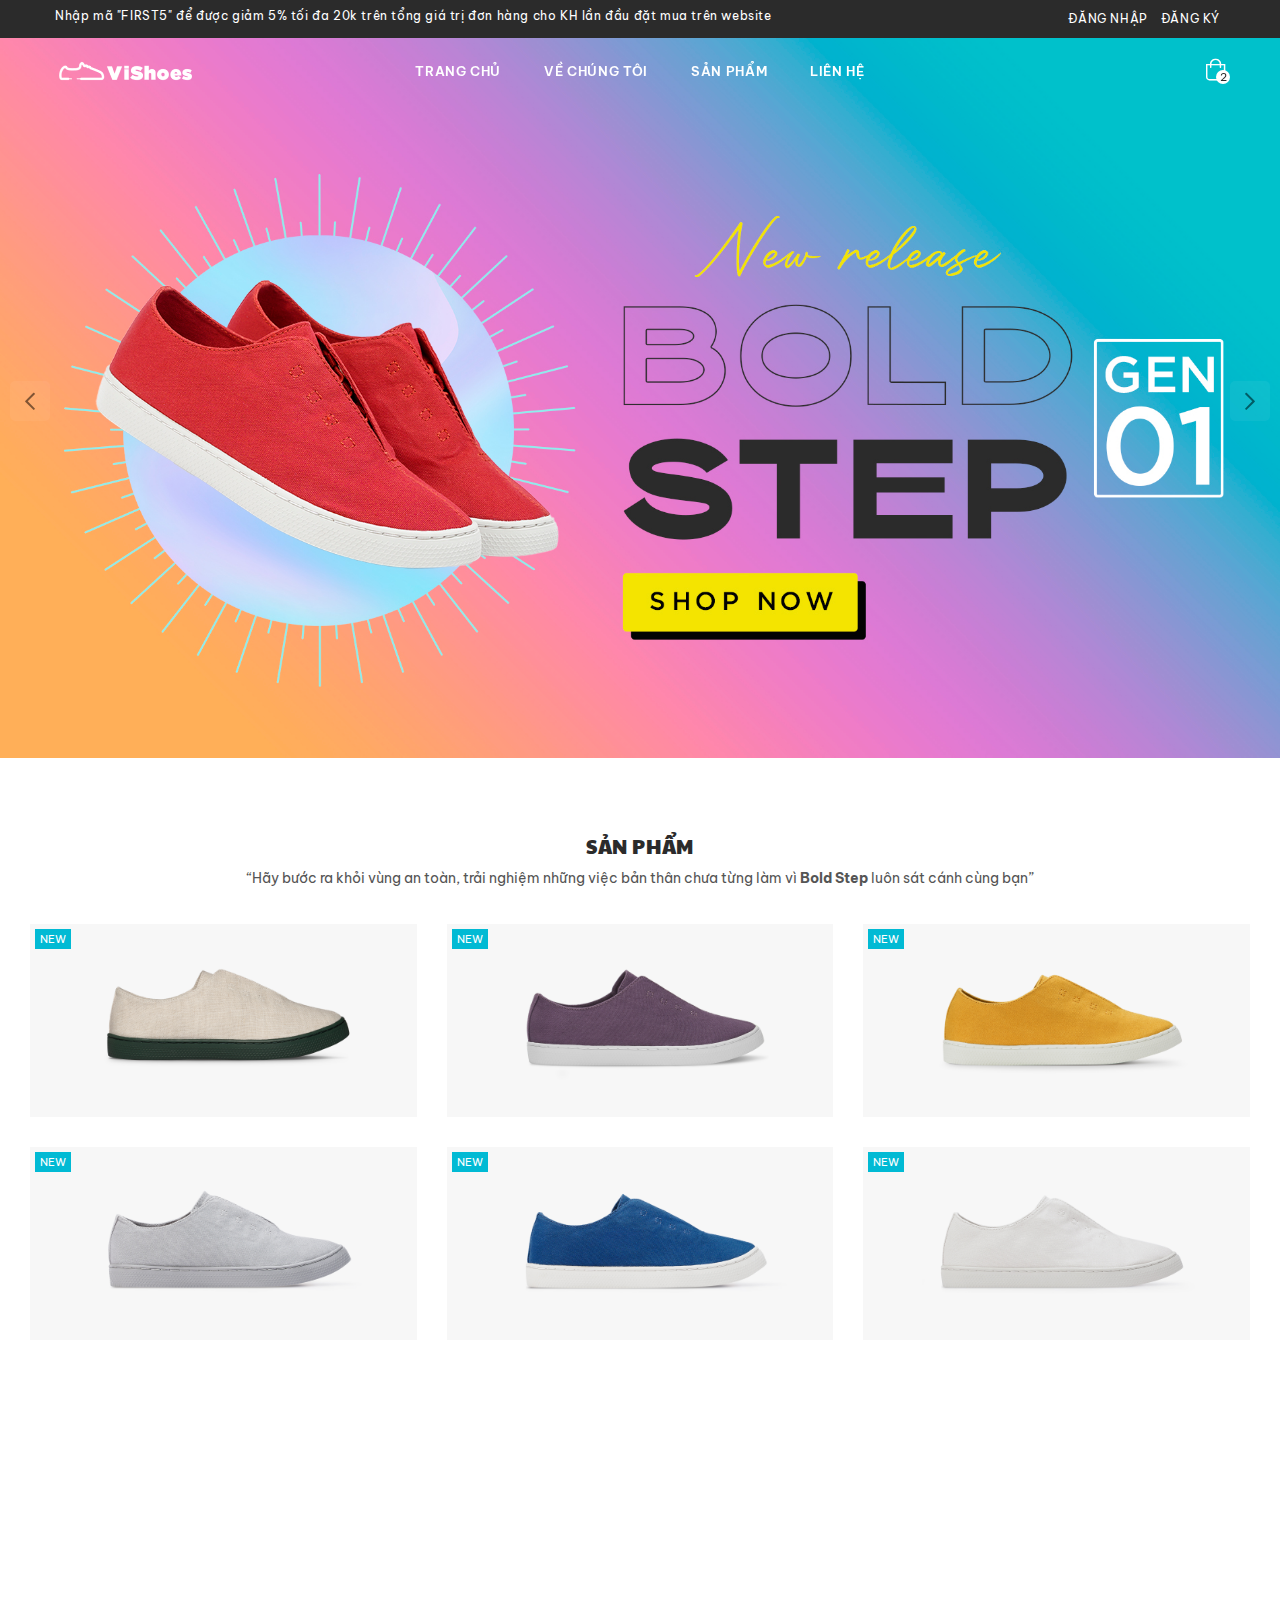
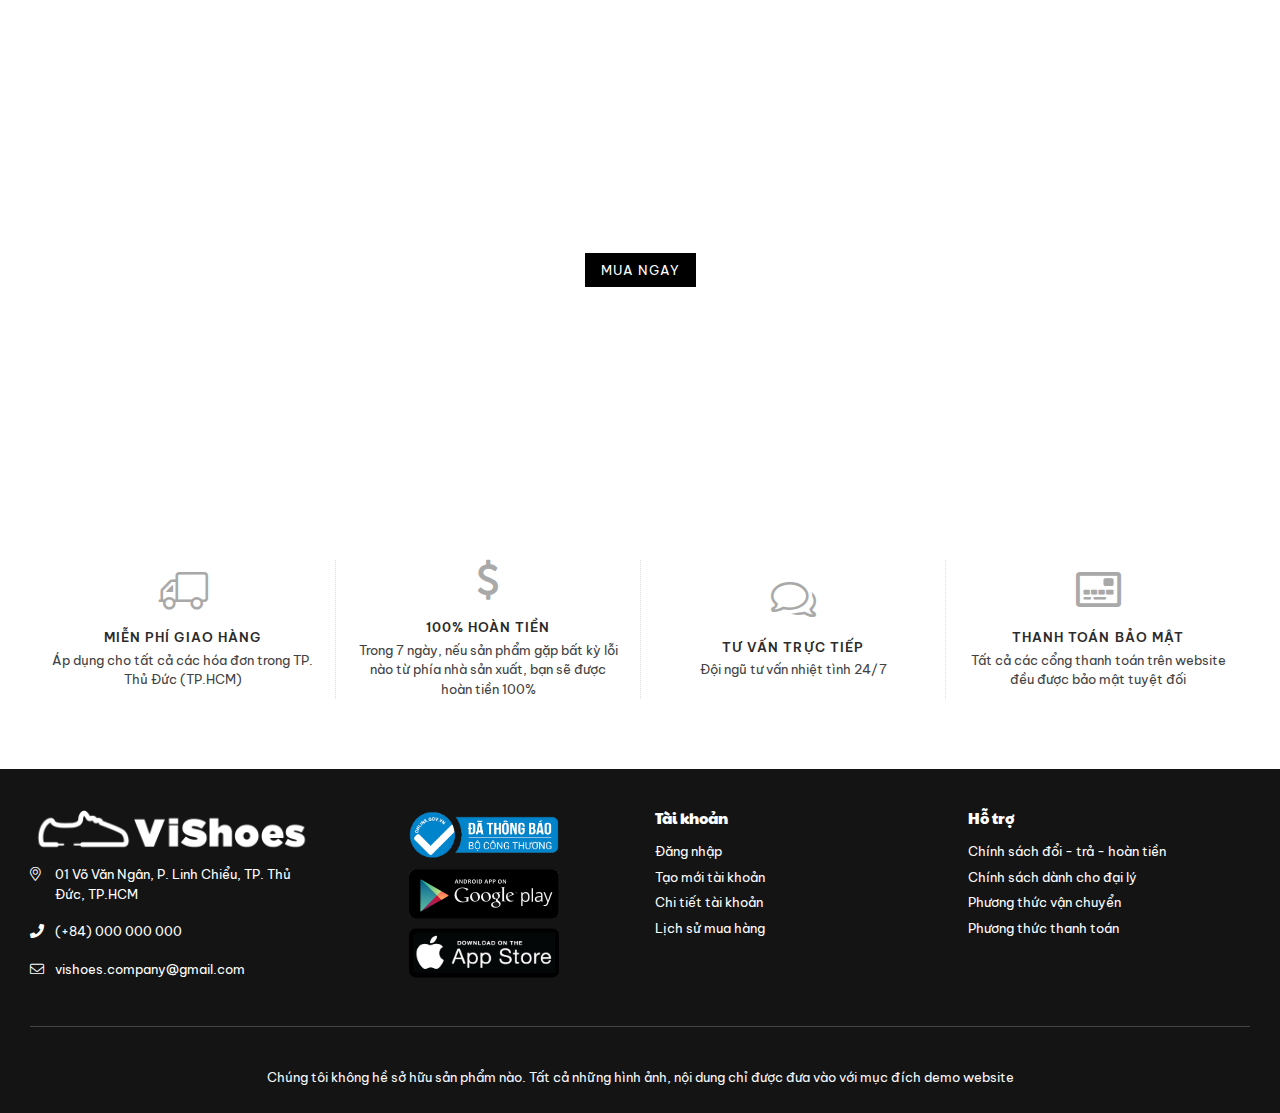
<file: index.html>
<!DOCTYPE html>
<html class="no-js" lang="en">

<head>
<meta http-equiv="Content-Type" content="text/html; charset=utf-8" />
<meta http-equiv="x-ua-compatible" content="ie=edge">
<title>ViShoes - Giày Việt dành cho người Việt</title>
<meta name="description" content="description">
<meta name="viewport" content="width=device-width, initial-scale=1">
<!-- Favicon -->
<link rel="shortcut icon" href="assets/images/favicon.png" />
<!-- Plugins CSS -->
<link rel="stylesheet" href="assets/css/plugins.css">
<!-- Bootstap CSS -->
<link rel="stylesheet" href="assets/css/bootstrap.min.css">
<!-- Main Style CSS -->
<link rel="stylesheet" href="assets/css/style.css">
<link rel="stylesheet" href="assets/css/responsive.css">
</head>
<body class="template-index belle template-index-belle">
<div id="pre-loader">
    <img src="assets/images/loader.gif" alt="Loading..." />
</div>
<div class="pageWrapper">
    <!--Top Header-->
    <div class="top-header">
        <div class="container-fluid">
            <div class="row">
            	<div class="col-10 col-sm-8 col-md-9 col-lg-8">
                    <p>Nhập mã "FIRST5" để được giảm 5% tối đa 20k trên tổng giá trị đơn hàng cho KH lần đầu đặt mua trên website</p>
                </div>
                <div class="col-2 col-sm-4 col-md-3 col-lg-4 text-right">
                	<span class="user-menu d-block d-lg-none"><i class="anm anm-user-al" aria-hidden="true"></i></span>
                    <ul class="customer-links list-inline">
                        <li><a href="login.html">Đăng nhập</a></li>
                        <li><a href="register.html">Đăng ký</a></li>
                    </ul>
                </div>
            </div>
        </div>
    </div>
    <!--End Top Header-->
    <!--Header-->
    <div class="header-wrap classicHeader animated d-flex">
    	<div class="container-fluid">        
            <div class="row align-items-center">
            	<!--Desktop Logo-->
                <div class="logo col-md-2 col-lg-2 d-none d-lg-block">
                    <a href="index.html">
                    	<img src="assets/images/logo-white.png" alt="" title="" >
                    </a>
                </div>
                <!--End Desktop Logo-->
                <div class="col-2 col-sm-3 col-md-3 col-lg-8">
                	<div class="d-block d-lg-none">
                        <button type="button" class="btn--link site-header__menu js-mobile-nav-toggle mobile-nav--open">
                        	<i class="icon anm anm-times-l"></i>
                            <i class="anm anm-bars-r"></i>
                        </button>
                    </div>
                	<!--Desktop Menu-->
                	<nav class="grid__item" id="AccessibleNav"><!-- for mobile -->
                        <ul id="siteNav" class="site-nav medium center hidearrow">
                            <li class="lvl1"><a href="index.html">Trang chủ <i class="anm anm-angle-down-l"></i></a>
                            </li>
                            <li class="lvl1"><a href="about-us.html">Về chúng tôi <i class="anm anm-angle-down-l"></i></a>
                            </li>
                            <li class="lvl1"><a href="products.html">Sản phẩm <i class="anm anm-angle-down-l"></i></a>
                            </li>
                            <li class="lvl1"><a href="contact-us.html">Liên hệ <i class="anm anm-angle-down-l"></i></a>
                            </li>                    
                      </ul>
                    </nav>
                    <!--End Desktop Menu-->
                </div>
                <!--Mobile Logo-->
                <div class="col-6 col-sm-6 col-md-6 col-lg-2 d-block d-lg-none mobile-logo">
                	<div class="logo">
                        <a href="index.html">
                            <img src="assets/images/logo-white.png" alt="Belle Multipurpose Html Template" title="Belle Multipurpose Html Template" />
                        </a>
                    </div>
                </div>
                <!--End Mobile Logo-->
                
                <div class="col-4 col-sm-3 col-md-3 col-lg-2">
                    <!--Shopping Cart-->
                	<div class="site-cart">
                    	<a href="cart.html" class="site-header__cart">
                        	<i class="icon anm anm-bag-l"></i>
                            <span id="CartCount" class="site-header__cart-count" data-cart-render="item_count">2</span>
                        </a>
                    </div>
                    <!--End Shopping Cart-->
                </div>
        	</div>
        </div>
    </div>
    <!--End Header-->
    <!--Mobile Menu-->
    <div class="mobile-nav-wrapper" role="navigation">
		<div class="closemobileMenu"><i class="icon anm anm-times-l pull-right"></i> Đóng Menu</div>
        <ul id="MobileNav" class="mobile-nav">
        	<li class="lvl1"><a href="index.html">Trang chủ <i class="anm anm-plus-l"></i></a>
            </li>
            <li class="lvl1"><a href="about-us.html">Về chúng tôi <i class="anm anm-plus-l"></i></a>
            </li>
        	<li class="lvl1"><a href="products.html">Sản phẩm <i class="anm anm-plus-l"></i></a>
            </li>
            <li class="lvl1"><a href="contact-us.html">Liên hệ <i class="anm anm-plus-l"></i></a>
            </li>
        </ul>
	</div>
	<!--End Mobile Menu-->
    
    <!--Body Content-->
    <div id="page-content">
    	<!--Home slider-->
    	<div class="slideshow slideshow-wrapper pb-section">
        	<div class="home-slideshow">
            	<div class="slide slideshow--medium">
                	<div class="blur-up lazyload">
                        <img class="blur-up lazyload" data-src="assets/images/slideshow-banners/bg-home-1.jpg" src="assets/images/slideshow-banners/bg-home-1.jpg" alt="" title="">
                    </div>
                </div>
                <div class="slide  slideshow--medium">
                	<div class="blur-up lazyload">
                        <img class="blur-up lazyload" data-src="assets/images/slideshow-banners/bg-home-2.jpg" src="assets/images/slideshow-banners/bg-home-2.jpg" alt="" title="">
                    </div>
                </div>
            </div>
        </div>
        <!--End Home slider-->

        <!--Featured Product-->
        <div class="product-rows section">
        	<div class="container">
            	<div class="row">
                	<div class="col-12 col-sm-12 col-md-12 col-lg-12">
        				<div class="section-header text-center">
                            <h2 class="h2">Sản phẩm</h2>
                            <p>“Hãy bước ra khỏi vùng an toàn, trải nghiệm những việc bản thân chưa từng làm vì <strong>Bold Step</strong> luôn sát cánh cùng bạn”</p>
                        </div>
            		</div>
                </div>
                <div class="grid-products">
	                <div class="row">
                        <!-- Product 1 -->
                        <div class="col-6 col-sm-6 col-md-4 col-lg-4 item grid-view-item style2">
                        	<div class="grid-view_image">
                                <!-- start product image -->
                                <a href="product-1.html" class="grid-view-item__link">
                                    <!-- image -->
                                    <img class="grid-view-item__image primary blur-up lazyload" data-src="assets/images/product-images/product-1-1.jpg" src="assets/images/product-images/product-1-1.jpg" alt="image" title="product">
                                    <!-- End image -->
                                    <!-- Hover image -->
                                    <img class="grid-view-item__image hover blur-up lazyload" data-src="assets/images/product-images/product-1-2.jpg" src="assets/images/product-images/product-1-2.jpg" alt="image" title="product">
                                    <!-- End hover image -->
                                    <!-- product label -->
                                    <div class="product-labels"><span class="lbl pr-label1">new</span></div>
                                    <!-- End product label -->
                                </a>
                                <!-- end product image -->
                                <!--start product details -->
                                <div class="product-details hoverDetails text-center mobile">
                                    <!-- product name -->
                                    <div class="product-name">
                                        <a href="product-1.html">Bold Step Gen 1 - Limited Edition</a>
                                    </div>
                                    <!-- End product name -->
                                    <!-- product price -->
                                    <div class="product-price">
                                        <span class="price">490.000 VNĐ</span>
                                    </div>
                                </div>
                                <!-- End product details -->
                            </div>
                        </div>
                        <!-- Product 2 -->
                        <div class="col-6 col-sm-6 col-md-4 col-lg-4 item grid-view-item style2">
                        	<div class="grid-view_image">
                                <!-- start product image -->
                                <a href="product-2.html" class="grid-view-item__link">
                                    <!-- image -->
                                    <img class="grid-view-item__image primary blur-up lazyload" data-src="assets/images/product-images/product-2-1.jpg" src="assets/images/product-images/product-2-1.jpg" alt="image" title="product">
                                    <!-- End image -->
                                    <!-- Hover image -->
                                    <img class="grid-view-item__image hover blur-up lazyload" data-src="assets/images/product-images/product-2-2.jpg" src="assets/images/product-images/product-2-2.jpg" alt="image" title="product">
                                    <!-- End hover image -->
                                    <!-- product label -->
                                    <div class="product-labels"><span class="lbl pr-label1">new</span></div>
                                    <!-- End product label -->
                                </a>
                                <!-- end product image -->
                                <!--start product details -->
                                <div class="product-details hoverDetails text-center mobile">
                                    <!-- product name -->
                                    <div class="product-name">
                                        <a href="product-2.html">Bold Step Gen 1 - Mad Purple</a>
                                    </div>
                                    <!-- End product name -->
                                    <!-- product price -->
                                    <div class="product-price">
                                        <span class="price">390.000 VNĐ</span>
                                    </div>
                                </div>
                                <!-- End product details -->
                            </div>
                        </div>
                        <!-- Product 3 -->
                        <div class="col-6 col-sm-6 col-md-4 col-lg-4 item grid-view-item style2">
                        	<div class="grid-view_image">
                                <!-- start product image -->
                                <a href="product-3.html" class="grid-view-item__link">
                                    <!-- image -->
                                    <img class="grid-view-item__image primary blur-up lazyload" data-src="assets/images/product-images/product-3-1.jpg" src="assets/images/product-images/product-3-1.jpg" alt="image" title="product">
                                    <!-- End image -->
                                    <!-- Hover image -->
                                    <img class="grid-view-item__image hover blur-up lazyload" data-src="assets/images/product-images/product-3-2.jpg" src="assets/images/product-images/product-3-2.jpg" alt="image" title="product">
                                    <!-- End hover image -->
                                    <!-- product label -->
                                    <div class="product-labels"><span class="lbl pr-label1">new</span></div>
                                    <!-- End product label -->
                                </a>
                                <!-- end product image -->
                                <!--start product details -->
                                <div class="product-details hoverDetails text-center mobile">
                                    <!-- product name -->
                                    <div class="product-name">
                                        <a href="product-3.html">Bold Step Gen 1 - Artsy Yellow</a>
                                    </div>
                                    <!-- End product name -->
                                    <!-- product price -->
                                    <div class="product-price">
                                        <span class="price">390.000 VNĐ</span>
                                    </div>
                                </div>
                                <!-- End product details -->
                            </div>
                        </div>
                        <!-- Product 4 -->
                        <div class="col-6 col-sm-6 col-md-4 col-lg-4 item grid-view-item style2">
                        	<div class="grid-view_image">
                                <!-- start product image -->
                                <a href="product-4.html" class="grid-view-item__link">
                                    <!-- image -->
                                    <img class="grid-view-item__image primary blur-up lazyload" data-src="assets/images/product-images/product-4-1.jpg" src="assets/images/product-images/product-4-1.jpg" alt="image" title="product">
                                    <!-- End image -->
                                    <!-- Hover image -->
                                    <img class="grid-view-item__image hover blur-up lazyload" data-src="assets/images/product-images/product-4-2.jpg" src="assets/images/product-images/product-4-2.jpg" alt="image" title="product">
                                    <!-- End hover image -->
                                    <!-- product label -->
                                    <div class="product-labels"><span class="lbl pr-label1">new</span></div>
                                    <!-- End product label -->
                                </a>
                                <!-- end product image -->
                                <!--start product details -->
                                <div class="product-details hoverDetails text-center mobile">
                                    <!-- product name -->
                                    <div class="product-name">
                                        <a href="product-4.html">Bold Step Gen 1 - Seriously Grey</a>
                                    </div>
                                    <!-- End product name -->
                                    <!-- product price -->
                                    <div class="product-price">
                                        <span class="price">390.000 VNĐ</span>
                                    </div>
                                </div>
                                <!-- End product details -->
                            </div>
                        </div>
                        <!-- Product 5 -->
                        <div class="col-6 col-sm-6 col-md-4 col-lg-4 item grid-view-item style2">
                        	<div class="grid-view_image">
                                <!-- start product image -->
                                <a href="product-5.html" class="grid-view-item__link">
                                    <!-- image -->
                                    <img class="grid-view-item__image primary blur-up lazyload" data-src="assets/images/product-images/product-5-1.jpg" src="assets/images/product-images/product-5-1.jpg" alt="image" title="product">
                                    <!-- End image -->
                                    <!-- Hover image -->
                                    <img class="grid-view-item__image hover blur-up lazyload" data-src="assets/images/product-images/product-5-2.jpg" src="assets/images/product-images/product-5-2.jpg" alt="image" title="product">
                                    <!-- End hover image -->
                                    <!-- product label -->
                                    <div class="product-labels"><span class="lbl pr-label1">new</span></div>
                                    <!-- End product label -->
                                </a>
                                <!-- end product image -->
                                <!--start product details -->
                                <div class="product-details hoverDetails text-center mobile">
                                    <!-- product name -->
                                    <div class="product-name">
                                        <a href="product-5.html">Bold Step Gen 1 - Ocean Blue</a>
                                    </div>
                                    <!-- End product name -->
                                    <!-- product price -->
                                    <div class="product-price">
                                        <span class="price">390.000 VNĐ</span>
                                    </div>
                                </div>
                                <!-- End product details -->
                            </div>
                        </div>
                        <!-- Product 6 -->
                        <div class="col-6 col-sm-6 col-md-4 col-lg-4 item grid-view-item style2">
                        	<div class="grid-view_image">
                                <!-- start product image -->
                                <a href="product-6.html" class="grid-view-item__link">
                                    <!-- image -->
                                    <img class="grid-view-item__image primary blur-up lazyload" data-src="assets/images/product-images/product-6-1.jpg" src="assets/images/product-images/product-6-1.jpg" alt="image" title="product">
                                    <!-- End image -->
                                    <!-- Hover image -->
                                    <img class="grid-view-item__image hover blur-up lazyload" data-src="assets/images/product-images/product-6-2.jpg" src="assets/images/product-images/product-6-2.jpg" alt="image" title="product">
                                    <!-- End hover image -->
                                    <!-- product label -->
                                    <div class="product-labels"><span class="lbl pr-label1">new</span></div>
                                    <!-- End product label -->
                                </a>
                                <!-- end product image -->
                                <!--start product details -->
                                <div class="product-details hoverDetails text-center mobile">
                                    <!-- product name -->
                                    <div class="product-name">
                                        <a href="product-6.html">Bold Step Gen 1 - Light Grey</a>
                                    </div>
                                    <!-- End product name -->
                                    <!-- product price -->
                                    <div class="product-price">
                                        <span class="price">390.000 VNĐ</span>
                                    </div>
                                </div>
                                <!-- End product details -->
                            </div>
                        </div>

                	</div>
                </div>
           </div>
        </div>	
        <!--End Featured Product-->

        <!--Promotion Banner-->
        <div class="section">
            <div class="hero hero--large hero__overlay bg-size">
            	<img class="bg-img blur-up" src="assets/images/promo-banner.jpg" alt="" />
                <div class="hero__inner">
                    <div class="container">
                        <div class="wrap-text center text-large font-bold">
                            <h2 class="h2 mega-title">Ưu đãi pre-order</h2>
                            <div class="rte-setting mega-subtitle">Nhân dịp ra mắt dòng sản phẩm mới - Bold Step, ViShoes xin dành tặng tặng 1 đôi vớ và 1 móc khóa in hình đi kèm theo cùng giày cho 100 khách hàng đầu tiên</div>
                            <a href="products.html" class="btn">MUA NGAY</a>
                        </div>
                    </div>
                </div>
            </div>
        </div>
        <!--End Promotion Banner-->

        <!--Store Feature-->
        <div class="store-feature section">
        	<div class="container">
            	<div class="row">
                	<div class="col-12 col-sm-12 col-md-12 col-lg-12">
                    	<ul class="display-table store-info">
                        	<li class="display-table-cell">
                            	<i class="icon anm anm-truck-l"></i>
                            	<h5>Miễn phí giao hàng</h5>
                            	<span class="sub-text">Áp dụng cho tất cả các hóa đơn trong TP. Thủ Đức (TP.HCM)</span>
                            </li>
                          	<li class="display-table-cell">
                            	<i class="icon anm anm-dollar-sign-r"></i>
                                <h5>100% hoàn tiền</h5>
                                <span class="sub-text">Trong 7 ngày, nếu sản phẩm gặp bất kỳ lỗi nào từ phía nhà sản xuất, bạn sẽ được hoàn tiền 100%</span>
                          	</li>
                          	<li class="display-table-cell">
                            	<i class="icon anm anm-comments-l"></i>
                                <h5>Tư vấn trực tiếp</h5>
                                <span class="sub-text">Đội ngũ tư vấn nhiệt tình 24/7</span>
                            </li>
                          	<li class="display-table-cell">
                            	<i class="icon anm anm-credit-card-front-r"></i>
                                <h5>Thanh toán bảo mật</h5>
                                <span class="sub-text">Tất cả các cổng thanh toán trên website đều được bảo mật tuyệt đối</span>
                        	</li>
                        </ul>
                    </div>
                </div>
            </div>
        </div>
        <!--End Store Feature-->
    </div>
    <!--End Body Content-->
    
    <!--Footer-->
    <footer id="footer">
        <div class="site-footer">
        	<div class="container">
     			<!--Footer Links-->
            	<div class="footer-top">
                	<div class="row">
                        <!--Column 1-->
                        <div class="col-12 col-sm-12 col-md-3 col-lg-3  footer-links">
                            <!-- LOGO -->
                            <a href="index.html"><img src="assets/images/logo-footer.png" alt="" width="300px"></a>
                            <!--Contact-->
                            <ul class="addressFooter">
                            	<li><i class="icon anm anm-map-marker-al"></i><p>01 Võ Văn Ngân, P. Linh Chiểu, TP. Thủ Đức, TP.HCM</p></li>
                                <li class="phone"><i class="icon anm anm-phone-s"></i><p>(+84) 000 000 000</p></li>
                                <li class="email"><i class="icon anm anm-envelope-l"></i><p>vishoes.company@gmail.com</p></li>
                            </ul>
                        </div>
                        <!--Column 2-->
                        <div class="col-12 col-sm-12 col-md-3 col-lg-3 footer-links text-center">
                            <ul>
                            	<li><a href="#"><img src="assets/images/footer-bo-cong-thuong.png" alt="" width="150px"></a></li>
                                <li><a href="#"><img src="assets/images/footer-gg-play.png" alt="" width="150px"></a></li>
                                <li><a href="#"><img src="assets/images/footer-appstore.png" alt="" width="150px"></a></li>
                            </ul>
                        </div>
                        <!--Column 3-->
                        <div class="col-12 col-sm-12 col-md-3 col-lg-3 footer-links">
                        	<h4 class="h4">Tài khoản</h4>
                            <ul>
                            	<li><a href="login.html">Đăng nhập</a></li>
                                <li><a href="register.html">Tạo mới tài khoản</a></li>
                                <li><a href="about-us.html">Chi tiết tài khoản</a></li>
                                <li><a href="#">Lịch sử mua hàng</a></li>
                            </ul>
                        </div>
                        <!--Column 4-->
                        <div class="col-12 col-sm-12 col-md-3 col-lg-3 footer-links">
                        	<h4 class="h4">Hỗ trợ</h4>
                            <ul>
                            	<li><a href="#">Chính sách đổi - trả - hoàn tiền</a></li>
                                <li><a href="#">Chính sách dành cho đại lý</a></li>
                                <li><a href="#">Phương thức vận chuyển</a></li>
                                <li><a href="#">Phương thức thanh toán</a></li>
                            </ul>
                        </div>
                    </div>
                </div>
                <!--End Footer Links-->
                <hr>
                <!--Disclaimer-->
                <div class="footer-bottom">
                	<div class="row  mt-3 y-3 d-flex">
                        <p class="mx-auto text-light">Chúng tôi không hề sở hữu sản phẩm nào. Tất cả những hình ảnh, nội dung chỉ được đưa vào với mục đích demo website</p>
                    </div>
                </div>
            </div>
        </div>
    </footer>
    <!--End Footer-->
    <!--Scoll Top-->
    <span id="site-scroll"><i class="icon anm anm-angle-up-r"></i></span>
    <!--End Scoll Top-->
    
     <!-- Including Jquery -->
     <script src="assets/js/vendor/jquery-3.3.1.min.js"></script>
     <script src="assets/js/vendor/modernizr-3.6.0.min.js"></script>
     <script src="assets/js/vendor/jquery.cookie.js"></script>
     <script src="assets/js/vendor/wow.min.js"></script>
     <!-- Including Javascript -->
     <script src="assets/js/bootstrap.min.js"></script>
     <script src="assets/js/plugins.js"></script>
     <script src="assets/js/popper.min.js"></script>
     <script src="assets/js/lazysizes.js"></script>
     <script src="assets/js/main.js"></script>
</div>
</body>

</html>
</file>
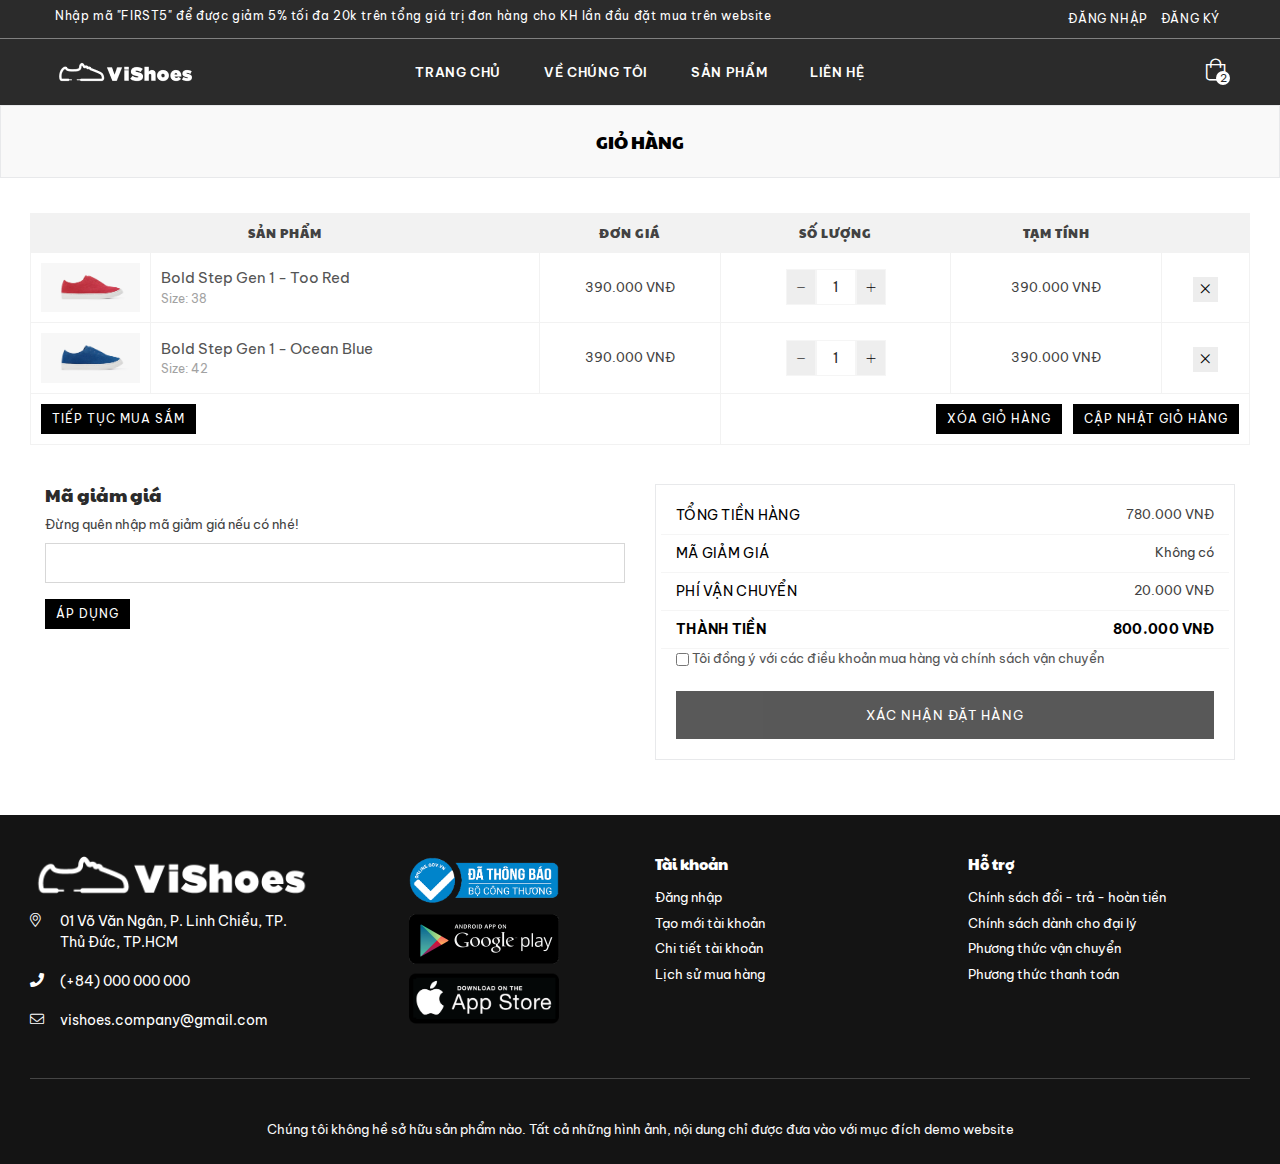
<file: cart.html>
<!DOCTYPE html>
<html class="no-js" lang="en">

<head>
<meta http-equiv="Content-Type" content="text/html; charset=utf-8" />
<meta http-equiv="x-ua-compatible" content="ie=edge">
<title>ViShoes - Giỏ hàng</title>
<meta name="description" content="description">
<meta name="viewport" content="width=device-width, initial-scale=1">
<!-- Favicon -->
<link rel="shortcut icon" href="assets/images/favicon.png" />
<!-- Plugins CSS -->
<link rel="stylesheet" href="assets/css/plugins.css">
<!-- Bootstap CSS -->
<link rel="stylesheet" href="assets/css/bootstrap.min.css">
<!-- Main Style CSS -->
<link rel="stylesheet" href="assets/css/style.css">
<link rel="stylesheet" href="assets/css/responsive.css">
</head>
<body class="page-template belle cart-variant1">
<div class="pageWrapper">
    <!--Top Header-->
    <div class="top-header top-header-light">
        <div class="container-fluid">
            <div class="row">
              <div class="col-10 col-sm-8 col-md-9 col-lg-8">
                    <p>Nhập mã "FIRST5" để được giảm 5% tối đa 20k trên tổng giá trị đơn hàng cho KH lần đầu đặt mua trên website</p>
                </div>
                <div class="col-2 col-sm-4 col-md-3 col-lg-4 text-right">
                  <span class="user-menu d-block d-lg-none"><i class="anm anm-user-al" aria-hidden="true"></i></span>
                    <ul class="customer-links list-inline">
                        <li><a href="login.html">Đăng nhập</a></li>
                        <li><a href="register.html">Đăng ký</a></li>
                    </ul>
                </div>
            </div>
        </div>
    </div>
    <!--End Top Header-->
    <div class="line"></div>
    <!--Header-->
    <div class="header-wrap animated d-flex nav-dark">
      <div class="container-fluid">        
            <div class="row align-items-center">
              <!--Desktop Logo-->
                <div class="logo col-md-2 col-lg-2 d-none d-lg-block">
                    <a href="index.html">
                      <img src="assets/images/logo-white.png" alt="" title="" >
                    </a>
                </div>
                <!--End Desktop Logo-->
                <div class="col-2 col-sm-3 col-md-3 col-lg-8">
                  <div class="d-block d-lg-none">
                        <button type="button" class="btn--link site-header__menu js-mobile-nav-toggle mobile-nav--open">
                          <i class="icon anm anm-times-l"></i>
                            <i class="anm anm-bars-r"></i>
                        </button>
                    </div>
                  <!--Desktop Menu-->
                  <nav class="grid__item" id="AccessibleNav"><!-- for mobile -->
                        <ul id="siteNav" class="site-nav medium center hidearrow">
                            <li class="lvl1"><a href="index.html">Trang chủ <i class="anm anm-angle-down-l"></i></a>
                            </li>
                            <li class="lvl1"><a href="about-us.html">Về chúng tôi <i class="anm anm-angle-down-l"></i></a>
                            </li>
                            <li class="lvl1"><a href="products.html">Sản phẩm <i class="anm anm-angle-down-l"></i></a>
                            </li>
                            <li class="lvl1"><a href="contact-us.html">Liên hệ <i class="anm anm-angle-down-l"></i></a>
                            </li>                    
                      </ul>
                    </nav>
                    <!--End Desktop Menu-->
                </div>
                <!--Mobile Logo-->
                <div class="col-6 col-sm-6 col-md-6 col-lg-2 d-block d-lg-none mobile-logo">
                  <div class="logo">
                        <a href="index.html">
                            <img src="assets/images/logo-white.png" alt="Belle Multipurpose Html Template" title="Belle Multipurpose Html Template" />
                        </a>
                    </div>
                </div>
                <!--End Mobile Logo-->
                
                <div class="col-4 col-sm-3 col-md-3 col-lg-2">
                    <!--Shopping Cart-->
                  <div class="site-cart">
                      <a href="cart.html" class="site-header__cart">
                          <i class="icon anm anm-bag-l"></i>
                            <span id="CartCount" class="site-header__cart-count" data-cart-render="item_count">2</span>
                        </a>
                    </div>
                    <!--End Shopping Cart-->
                </div>
          </div>
        </div>
    </div>
    <!--End Header-->
    <!--Mobile Menu-->
    <div class="mobile-nav-wrapper" role="navigation">
    <div class="closemobileMenu"><i class="icon anm anm-times-l pull-right"></i> Đóng Menu</div>
        <ul id="MobileNav" class="mobile-nav">
          <li class="lvl1"><a href="index.html">Trang chủ <i class="anm anm-plus-l"></i></a>
            </li>
            <li class="lvl1"><a href="about-us.html">Về chúng tôi <i class="anm anm-plus-l"></i></a>
            </li>
          <li class="lvl1"><a href="products.html">Sản phẩm <i class="anm anm-plus-l"></i></a>
            </li>
            <li class="lvl1"><a href="contact-us.html">Liên hệ <i class="anm anm-plus-l"></i></a>
            </li>
        </ul>
  </div>
  <!--End Mobile Menu-->
      
    <!--Body Content-->
    <div id="page-content">
    	<!--Page Title-->
    	<div class="page section-header text-center">
			<div class="page-title">
        		<div class="wrapper"><h1 class="page-width">Giỏ hàng</h1></div>
      		</div>
		</div>
        <!--End Page Title-->
        
        <div class="container">
        	<div class="row">
                <div class="col-12 col-sm-12 col-md-12 col-lg-12 main-col">
                	<form action="#" method="post" class="cart style2">
                		<table>
                            <thead class="cart__row cart__header">
                                <tr>
                                    <th colspan="2" class="text-center">Sản phẩm</th>
                                    <th class="text-center">Đơn giá</th>
                                    <th class="text-center">Số lượng</th>
                                    <th class="text-right">Tạm tính</th>
                                    <th class="action">&nbsp;</th>
                                </tr>
                            </thead>
                    		<tbody>
                                <!--Product 1-->
                                <tr class="cart__row border-bottom line1 cart-flex border-top">
                                    <td class="cart__image-wrapper cart-flex-item">
                                        <a href="product-8.html"><img class="cart__image" src="assets/images/product-images/product-8-1.jpg" alt=""></a>
                                    </td>
                                    <td class="cart__meta small--text-left cart-flex-item">
                                        <div class="list-view-item__title">
                                            <a href="product-8.html">Bold Step Gen 1 - Too Red </a>
                                        </div>
                                        
                                        <div class="cart__meta-text">Size: 38</div>
                                    </td>
                                    <td class="cart__price-wrapper cart-flex-item">
                                        <span class="money">390.000 VNĐ</span>
                                    </td>
                                    <td class="cart__update-wrapper cart-flex-item text-right">
                                        <div class="cart__qty text-center">
                                            <div class="qtyField">
                                                <a class="qtyBtn minus" href="javascript:void(0);"><i class="icon icon-minus"></i></a>
                                                <input class="cart__qty-input qty" type="text" name="updates[]" id="qty" value="1" pattern="[0-9]*">
                                                <a class="qtyBtn plus" href="javascript:void(0);"><i class="icon icon-plus"></i></a>
                                            </div>
                                        </div>
                                    </td>
                                    <td class="text-right small--hide cart-price">
                                        <div><span class="money">390.000 VNĐ</span></div>
                                    </td>
                                    <td class="text-center small--hide"><a href="#" class="btn btn--secondary cart__remove" title="Remove tem"><i class="icon icon anm anm-times-l"></i></a></td>
                                </tr>
                                <!--Product 2-->
                                <tr class="cart__row border-bottom line1 cart-flex border-top">
                                    <td class="cart__image-wrapper cart-flex-item">
                                        <a href="product-5.html"><img class="cart__image" src="assets/images/product-images/product-5-1.jpg" alt=""></a>
                                    </td>
                                    <td class="cart__meta small--text-left cart-flex-item">
                                        <div class="list-view-item__title">
                                            <a href="product-5.html">Bold Step Gen 1 - Ocean Blue</a>
                                        </div>
                                        <div class="cart__meta-text">Size: 42</div>
                                    </td>
                                    <td class="cart__price-wrapper cart-flex-item">
                                        <span class="money">390.000 VNĐ</span>
                                    </td>
                                    <td class="cart__update-wrapper cart-flex-item text-right">
                                        <div class="cart__qty text-center">
                                            <div class="qtyField">
                                                <a class="qtyBtn minus" href="javascript:void(0);"><i class="icon icon-minus"></i></a>
                                                <input class="cart__qty-input qty" type="text" name="updates[]" id="qty" value="1" pattern="[0-9]*">
                                                <a class="qtyBtn plus" href="javascript:void(0);"><i class="icon icon-plus"></i></a>
                                            </div>
                                        </div>
                                    </td>
                                    <td class="text-right small--hide cart-price">
                                        <div><span class="money">390.000 VNĐ</span></div>
                                    </td>
                                    <td class="text-center small--hide"><a href="#" class="btn btn--secondary cart__remove" title="Remove tem"><i class="icon icon anm anm-times-l"></i></a></td>
                                </tr>
                            </tbody>
                    		<tfoot>
                                <tr>
                                    <td colspan="3" class="text-left"><a href="products.html" class="btn btn-secondary btn--small cart-continue">Tiếp tục mua sắm</a></td>
                                    <td colspan="3" class="text-right">
	                                    <button type="submit" name="clear" class="btn btn-secondary btn--small  small--hide">Xóa giỏ hàng</button>
                                    	<button type="submit" name="update" class="btn btn-secondary btn--small cart-continue ml-2">Cập nhật giỏ hàng</button>
                                    </td>
                                </tr>
                            </tfoot>
                    </table> 
                    </form>                   
               	</div>
                
                
                <div class="container mt-4">
                    <div class="row">
                        <!--Promo Code-->
                    	<div class="col-12 col-sm-12 col-md-6 col-lg-6 mb-4">
                        	<h5>Mã giảm giá</h5>
                            <form action="#" method="post">
                            	<div class="form-group">
                                    <label for="address_zip">Đừng quên nhập mã giảm giá nếu có nhé!</label>
                                    <input type="text" name="coupon">
                                </div>
                                <div class="actionRow">
                                    <div><input type="button" class="btn btn-secondary btn--small" value="Áp dụng"></div>
                                </div>
                            </form>
                        </div>
                        
                        <div class="col-12 col-sm-12 col-md-6 col-lg-6 cart__footer">
                            <div class="solid-border">	
                              <div class="row border-bottom pb-2">
                                <span class="col-12 col-sm-6 cart__subtotal-title">Tổng tiền hàng</span>
                                <span class="col-12 col-sm-6 text-right"><span class="money">780.000 VNĐ</span></span>
                              </div>
                              <div class="row border-bottom pb-2 pt-2">
                                <span class="col-12 col-sm-6 cart__subtotal-title">Mã giảm giá</span>
                                <span class="col-12 col-sm-6 text-right">Không có</span>
                              </div>
                              <div class="row border-bottom pb-2 pt-2">
                                <span class="col-12 col-sm-6 cart__subtotal-title">Phí vận chuyển</span>
                                <span class="col-12 col-sm-6 text-right">20.000 VNĐ</span>
                              </div>
                              <div class="row border-bottom pb-2 pt-2">
                                <span class="col-12 col-sm-6 cart__subtotal-title"><strong>Thành tiền</strong></span>
                                <span class="col-12 col-sm-6 cart__subtotal-title cart__subtotal text-right"><span class="money">800.000 VNĐ</span></span>
                              </div>
                              <p class="cart_tearm">
                                <label>
                                  <input type="checkbox" name="tearm" class="checkbox" value="tearm" required="">
                                  Tôi đồng ý với các điều khoản mua hàng và chính sách vận chuyển
								</label>
                              </p>
                              <input type="submit" name="checkout" id="cartCheckout" class="btn btn--small-wide checkout" value="Xác nhận đặt hàng" disabled="disabled">
                            </div>
        
                        </div>
                    </div>
                </div>
                
            </div>
        </div>
        
    </div>
    <!--End Body Content-->
    
    <!--Footer-->
    <footer id="footer">
        <div class="site-footer">
          <div class="container">
           <!--Footer Links-->
              <div class="footer-top">
                  <div class="row">
                        <!--Column 1-->
                        <div class="col-12 col-sm-12 col-md-3 col-lg-3  footer-links">
                            <!-- LOGO -->
                            <a href="index.html"><img src="assets/images/logo-footer.png" alt="" width="300px"></a>
                            <!--Contact-->
                            <ul class="addressFooter">
                              <li><i class="icon anm anm-map-marker-al"></i><p>01 Võ Văn Ngân, P. Linh Chiểu, TP. Thủ Đức, TP.HCM</p></li>
                                <li class="phone"><i class="icon anm anm-phone-s"></i><p>(+84) 000 000 000</p></li>
                                <li class="email"><i class="icon anm anm-envelope-l"></i><p>vishoes.company@gmail.com</p></li>
                            </ul>
                        </div>
                        <!--Column 2-->
                        <div class="col-12 col-sm-12 col-md-3 col-lg-3 footer-links text-center">
                            <ul>
                              <li><a href="#"><img src="assets/images/footer-bo-cong-thuong.png" alt="" width="150px"></a></li>
                                <li><a href="#"><img src="assets/images/footer-gg-play.png" alt="" width="150px"></a></li>
                                <li><a href="#"><img src="assets/images/footer-appstore.png" alt="" width="150px"></a></li>
                            </ul>
                        </div>
                        <!--Column 3-->
                        <div class="col-12 col-sm-12 col-md-3 col-lg-3 footer-links">
                          <h4 class="h4">Tài khoản</h4>
                            <ul>
                              <li><a href="login.html">Đăng nhập</a></li>
                                <li><a href="register.html">Tạo mới tài khoản</a></li>
                                <li><a href="about-us.html">Chi tiết tài khoản</a></li>
                                <li><a href="#">Lịch sử mua hàng</a></li>
                            </ul>
                        </div>
                        <!--Column 4-->
                        <div class="col-12 col-sm-12 col-md-3 col-lg-3 footer-links">
                          <h4 class="h4">Hỗ trợ</h4>
                            <ul>
                              <li><a href="#">Chính sách đổi - trả - hoàn tiền</a></li>
                                <li><a href="#">Chính sách dành cho đại lý</a></li>
                                <li><a href="#">Phương thức vận chuyển</a></li>
                                <li><a href="#">Phương thức thanh toán</a></li>
                            </ul>
                        </div>
                    </div>
                </div>
                <!--End Footer Links-->
                <hr>
                <!--Disclaimer-->
                <div class="footer-bottom">
                  <div class="row  mt-3 y-3 d-flex">
                        <p class="mx-auto text-light">Chúng tôi không hề sở hữu sản phẩm nào. Tất cả những hình ảnh, nội dung chỉ được đưa vào với mục đích demo website</p>
                    </div>
                </div>
            </div>
        </div>
    </footer>
    <!--End Footer-->
    <!--Scoll Top-->
    <span id="site-scroll"><i class="icon anm anm-angle-up-r"></i></span>
    <!--End Scoll Top-->
    
     <!-- Including Jquery -->
     <script src="assets/js/vendor/jquery-3.3.1.min.js"></script>
     <script src="assets/js/vendor/jquery.cookie.js"></script>
     <script src="assets/js/vendor/modernizr-3.6.0.min.js"></script>
     <script src="assets/js/vendor/wow.min.js"></script>
     <!-- Including Javascript -->
     <script src="assets/js/bootstrap.min.js"></script>
     <script src="assets/js/plugins.js"></script>
     <script src="assets/js/popper.min.js"></script>
     <script src="assets/js/lazysizes.js"></script>
     <script src="assets/js/main.js"></script>
</div>
</body>

</html>
</file>
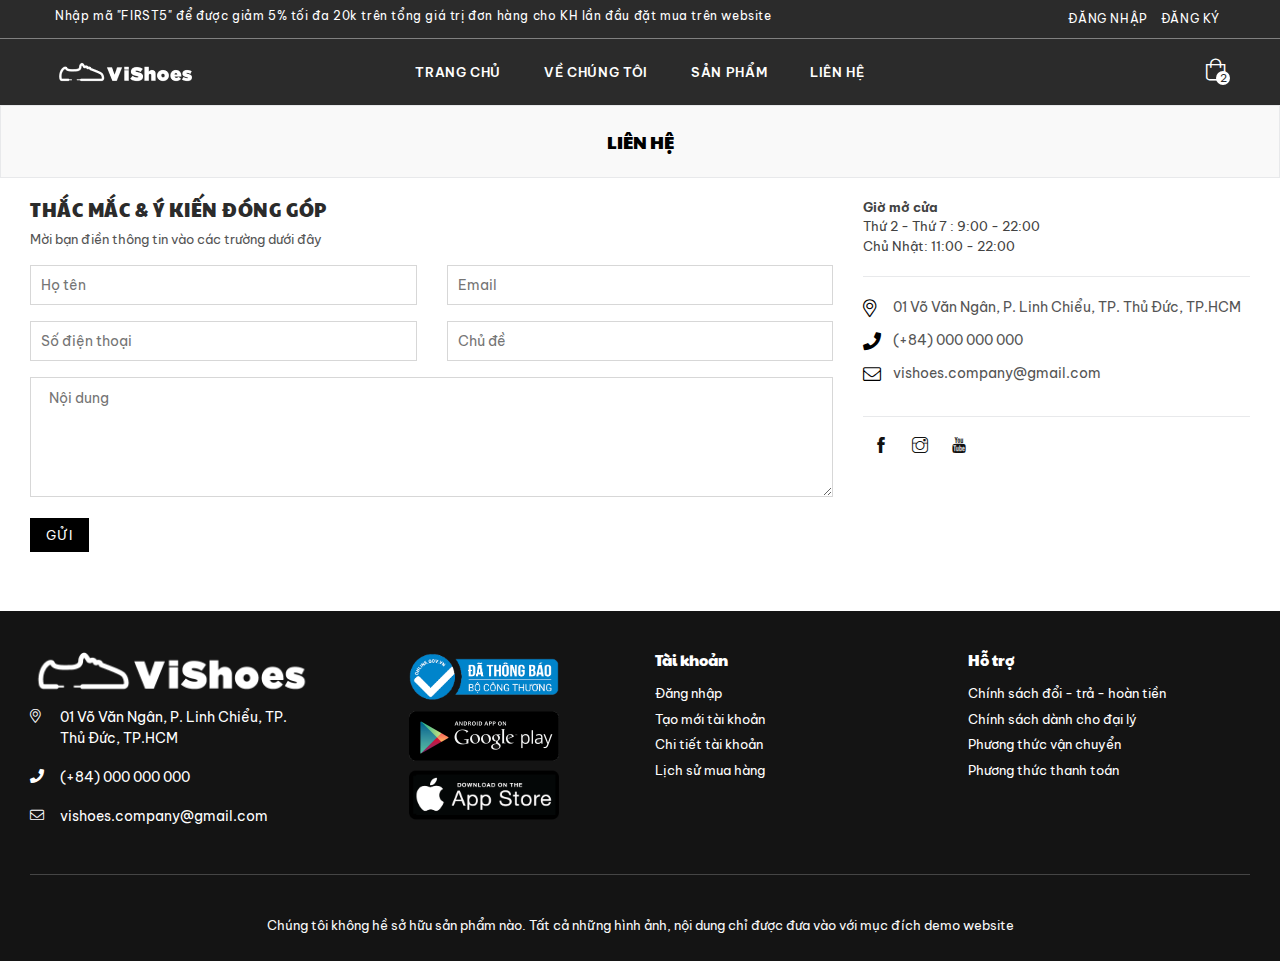
<file: contact-us.html>
<!DOCTYPE html>
<html class="no-js" lang="en">

<head>
<meta http-equiv="Content-Type" content="text/html; charset=utf-8" />
<meta http-equiv="x-ua-compatible" content="ie=edge">
<title>Liên hệ với ViShoes</title>
<meta name="description" content="description">
<meta name="viewport" content="width=device-width, initial-scale=1">
<!-- Favicon -->
<link rel="shortcut icon" href="assets/images/favicon.png" />
<!-- Plugins CSS -->
<link rel="stylesheet" href="assets/css/plugins.css">
<!-- Bootstap CSS -->
<link rel="stylesheet" href="assets/css/bootstrap.min.css">
<!-- Main Style CSS -->
<link rel="stylesheet" href="assets/css/style.css">
<link rel="stylesheet" href="assets/css/responsive.css">
</head>
<body class="contact-template page-template belle">
<div class="pageWrapper">
<!--Top Header-->
<div class="top-header top-header-light">
    <div class="container-fluid">
        <div class="row">
          <div class="col-10 col-sm-8 col-md-9 col-lg-8">
                <p>Nhập mã "FIRST5" để được giảm 5% tối đa 20k trên tổng giá trị đơn hàng cho KH lần đầu đặt mua trên website</p>
            </div>
            <div class="col-2 col-sm-4 col-md-3 col-lg-4 text-right">
              <span class="user-menu d-block d-lg-none"><i class="anm anm-user-al" aria-hidden="true"></i></span>
                <ul class="customer-links list-inline">
                    <li><a href="login.html">Đăng nhập</a></li>
                    <li><a href="register.html">Đăng ký</a></li>
                </ul>
            </div>
        </div>
    </div>
</div>
<!--End Top Header-->
<div class="line"></div>
<!--Header-->
<div class="header-wrap animated d-flex nav-dark">
  <div class="container-fluid">        
        <div class="row align-items-center">
          <!--Desktop Logo-->
            <div class="logo col-md-2 col-lg-2 d-none d-lg-block">
                <a href="index.html">
                  <img src="assets/images/logo-white.png" alt="" title="" >
                </a>
            </div>
            <!--End Desktop Logo-->
            <div class="col-2 col-sm-3 col-md-3 col-lg-8">
              <div class="d-block d-lg-none">
                    <button type="button" class="btn--link site-header__menu js-mobile-nav-toggle mobile-nav--open">
                      <i class="icon anm anm-times-l"></i>
                        <i class="anm anm-bars-r"></i>
                    </button>
                </div>
              <!--Desktop Menu-->
              <nav class="grid__item" id="AccessibleNav"><!-- for mobile -->
                    <ul id="siteNav" class="site-nav medium center hidearrow">
                        <li class="lvl1"><a href="index.html">Trang chủ <i class="anm anm-angle-down-l"></i></a>
                        </li>
                        <li class="lvl1"><a href="about-us.html">Về chúng tôi <i class="anm anm-angle-down-l"></i></a>
                        </li>
                        <li class="lvl1"><a href="products.html">Sản phẩm <i class="anm anm-angle-down-l"></i></a>
                        </li>
                        <li class="lvl1"><a href="contact-us.html">Liên hệ <i class="anm anm-angle-down-l"></i></a>
                        </li>                    
                  </ul>
                </nav>
                <!--End Desktop Menu-->
            </div>
            <!--Mobile Logo-->
            <div class="col-6 col-sm-6 col-md-6 col-lg-2 d-block d-lg-none mobile-logo">
              <div class="logo">
                    <a href="index.html">
                        <img src="assets/images/logo-white.png" alt="Belle Multipurpose Html Template" title="Belle Multipurpose Html Template" />
                    </a>
                </div>
            </div>
            <!--End Mobile Logo-->
            
            <div class="col-4 col-sm-3 col-md-3 col-lg-2">
                <!--Shopping Cart-->
              <div class="site-cart">
                  <a href="cart.html" class="site-header__cart">
                      <i class="icon anm anm-bag-l"></i>
                        <span id="CartCount" class="site-header__cart-count" data-cart-render="item_count">2</span>
                    </a>
                </div>
                <!--End Shopping Cart-->
            </div>
      </div>
    </div>
</div>
<!--End Header-->
<!--Mobile Menu-->
<div class="mobile-nav-wrapper" role="navigation">
<div class="closemobileMenu"><i class="icon anm anm-times-l pull-right"></i> Đóng Menu</div>
    <ul id="MobileNav" class="mobile-nav">
      <li class="lvl1"><a href="index.html">Trang chủ <i class="anm anm-plus-l"></i></a>
        </li>
        <li class="lvl1"><a href="about-us.html">Về chúng tôi <i class="anm anm-plus-l"></i></a>
        </li>
      <li class="lvl1"><a href="products.html">Sản phẩm <i class="anm anm-plus-l"></i></a>
        </li>
        <li class="lvl1"><a href="contact-us.html">Liên hệ <i class="anm anm-plus-l"></i></a>
        </li>
    </ul>
</div>
<!--End Mobile Menu-->
    
    <!--Body Content-->
    <div id="page-content">
    	<!--Page Title-->
    	<div class="page section-header text-center">
			<div class="page-title">
        		<div class="wrapper"><h1 class="page-width">Liên hệ</h1></div>
      		</div>
		</div>
        <!--End Page Title-->
        
        <div class="container">
            <div class="row">
            	<div class="col-12 col-sm-12 col-md-8 col-lg-8 mb-4">
                <br>
                	<h2>Thắc mắc &amp; Ý kiến đóng góp</h2>
                    <p>Mời bạn điền thông tin vào các trường dưới đây</p>
                	<div class="formFeilds contact-form form-vertical">
                      <form action="http://annimexweb.com/items/belle/assets/php/mail.php" method="post"  id="contact_form" class="contact-form">	
                      <div class="row">
                        <div class="col-12 col-sm-12 col-md-6 col-lg-6">
                        	<div class="form-group">
                          	<input type="text" id="ContactFormName" name="name" placeholder="Họ tên" value="" required="">
                            </div>
                        </div>
                        <div class="col-12 col-sm-12 col-md-6 col-lg-6">
                        	<div class="form-group">
							<input type="email" id="ContactFormEmail" name="email" placeholder="Email" value="" required="">                        	
                            </div>
                        </div>
                      </div>
                      <div class="row">
                          <div class="col-12 col-sm-12 col-md-6 col-lg-6">
                          	<div class="form-group">
                            <input required="" type="tel" id="ContactFormPhone" name="phone" pattern="[0-9\-]*" placeholder="Số điện thoại" value="">
                            </div>
                          </div>
                          <div class="col-12 col-sm-12 col-md-6 col-lg-6">
                          	<div class="form-group">
                            <input required="" type="text" id="ContactSubject" name="subject" placeholder="Chủ đề" value="">
                            </div>
                          </div>
                      </div>
                      <div class="row">
                        <div class="col-12 col-sm-12 col-md-12 col-lg-12">
                        	<div class="form-group">
                            <textarea required="" rows="10" id="ContactFormMessage" name="message" placeholder="Nội dung"></textarea>
                            </div>
                        </div>  
                      </div>
                      <div class="row">
                        <div class="col-12 col-sm-12 col-md-12 col-lg-12">
                            <input type="submit" class="btn" value="Gửi">
                        </div>
                     </div>
                     </form>
                    </div>
                </div>
                <div class="col-12 col-sm-12 col-md-4 col-lg-4">
                  <br>
                	<div class="open-hours">
                    	<strong>Giờ mở cửa</strong><br>
						Thứ 2 - Thứ 7 : 9:00 - 22:00<br>
						Chủ Nhật: 11:00 - 22:00
                    </div>
                	<hr />
                    <ul class="addressFooter">
                        <li><i class="icon anm anm-map-marker-al"></i><p>01 Võ Văn Ngân, P. Linh Chiểu, TP. Thủ Đức, TP.HCM</p></li>
                        <li class="phone"><i class="icon anm anm-phone-s"></i><p>(+84) 000 000 000</p></li>
                        <li class="email"><i class="icon anm anm-envelope-l"></i><p>vishoes.company@gmail.com</p></li>
                    </ul>
                    <hr />
                    <ul class="list--inline site-footer__social-icons social-icons">
                        <li><a class="social-icons__link" href="#" target="_blank" title="Facebook"><i class="icon icon-facebook"></i></a></li>
                        <li><a class="social-icons__link" href="#" target="_blank" title="Instagram"><i class="icon icon-instagram"></i></li>
                        <li><a class="social-icons__link" href="#" target="_blank" title="YouTube"><i class="icon icon-youtube"></i></a></li>
                    </ul>
                </div>
            </div>
        </div>
        
    </div>
    <!--End Body Content-->
    
    <!--Footer-->
    <footer id="footer">
      <div class="site-footer">
        <div class="container">
         <!--Footer Links-->
            <div class="footer-top">
                <div class="row">
                      <!--Column 1-->
                      <div class="col-12 col-sm-12 col-md-3 col-lg-3  footer-links">
                          <!-- LOGO -->
                          <a href="index.html"><img src="assets/images/logo-footer.png" alt="" width="300px"></a>
                          <!--Contact-->
                          <ul class="addressFooter">
                            <li><i class="icon anm anm-map-marker-al"></i><p>01 Võ Văn Ngân, P. Linh Chiểu, TP. Thủ Đức, TP.HCM</p></li>
                              <li class="phone"><i class="icon anm anm-phone-s"></i><p>(+84) 000 000 000</p></li>
                              <li class="email"><i class="icon anm anm-envelope-l"></i><p>vishoes.company@gmail.com</p></li>
                          </ul>
                      </div>
                      <!--Column 2-->
                      <div class="col-12 col-sm-12 col-md-3 col-lg-3 footer-links text-center">
                          <ul>
                            <li><a href="#"><img src="assets/images/footer-bo-cong-thuong.png" alt="" width="150px"></a></li>
                              <li><a href="#"><img src="assets/images/footer-gg-play.png" alt="" width="150px"></a></li>
                              <li><a href="#"><img src="assets/images/footer-appstore.png" alt="" width="150px"></a></li>
                          </ul>
                      </div>
                      <!--Column 3-->
                      <div class="col-12 col-sm-12 col-md-3 col-lg-3 footer-links">
                        <h4 class="h4">Tài khoản</h4>
                          <ul>
                            <li><a href="login.html">Đăng nhập</a></li>
                              <li><a href="register.html">Tạo mới tài khoản</a></li>
                              <li><a href="about-us.html">Chi tiết tài khoản</a></li>
                              <li><a href="#">Lịch sử mua hàng</a></li>
                          </ul>
                      </div>
                      <!--Column 4-->
                      <div class="col-12 col-sm-12 col-md-3 col-lg-3 footer-links">
                        <h4 class="h4">Hỗ trợ</h4>
                          <ul>
                            <li><a href="#">Chính sách đổi - trả - hoàn tiền</a></li>
                              <li><a href="#">Chính sách dành cho đại lý</a></li>
                              <li><a href="#">Phương thức vận chuyển</a></li>
                              <li><a href="#">Phương thức thanh toán</a></li>
                          </ul>
                      </div>
                  </div>
              </div>
              <!--End Footer Links-->
              <hr>
              <!--Disclaimer-->
              <div class="footer-bottom">
                <div class="row  mt-3 y-3 d-flex">
                      <p class="mx-auto text-light">Chúng tôi không hề sở hữu sản phẩm nào. Tất cả những hình ảnh, nội dung chỉ được đưa vào với mục đích demo website</p>
                  </div>
              </div>
          </div>
      </div>
    </footer>
  <!--End Footer-->
    <!--Scoll Top-->
    <span id="site-scroll"><i class="icon anm anm-angle-up-r"></i></span>
    <!--End Scoll Top-->
    
     <!-- Including Jquery -->
     <script src="assets/js/vendor/jquery-3.3.1.min.js"></script>
     <script src="assets/js/vendor/jquery.cookie.js"></script>
     <script src="assets/js/vendor/modernizr-3.6.0.min.js"></script>
     <script src="assets/js/vendor/wow.min.js"></script>
     <!-- Including Javascript -->
     <script src="assets/js/bootstrap.min.js"></script>
     <script src="assets/js/plugins.js"></script>
     <script src="assets/js/popper.min.js"></script>
     <script src="assets/js/lazysizes.js"></script>
     <script src="assets/js/main.js"></script>
</div>
</body>

</html>
</file>
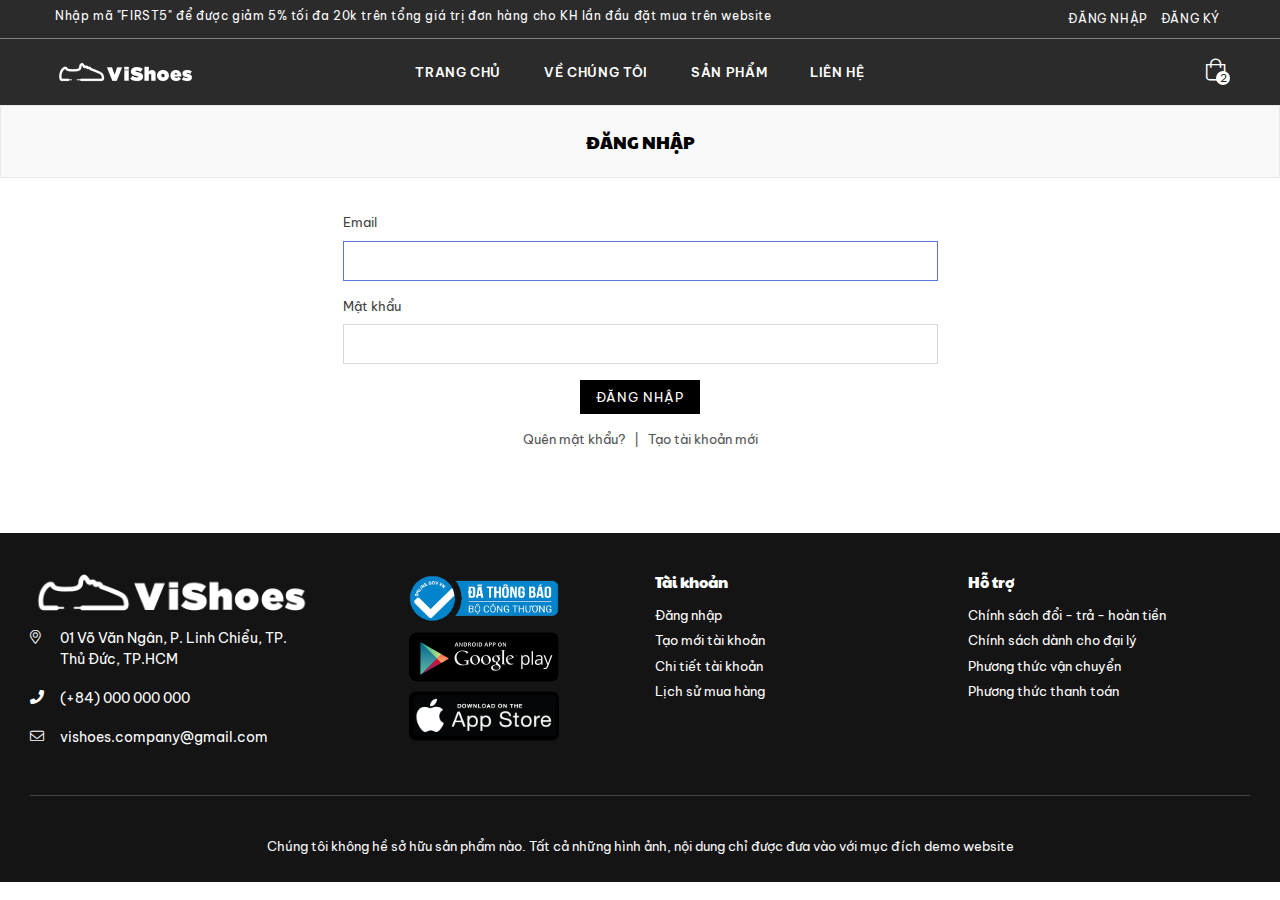
<file: login.html>
<!DOCTYPE html>
<html class="no-js" lang="en">

<head>
<meta http-equiv="Content-Type" content="text/html; charset=utf-8" />
<meta http-equiv="x-ua-compatible" content="ie=edge">
<title>ViShoes - Đăng nhập</title>
<meta name="description" content="description">
<meta name="viewport" content="width=device-width, initial-scale=1">
<!-- Favicon -->
<link rel="shortcut icon" href="assets/images/favicon.png" />
<!-- Plugins CSS -->
<link rel="stylesheet" href="assets/css/plugins.css">
<!-- Bootstap CSS -->
<link rel="stylesheet" href="assets/css/bootstrap.min.css">
<!-- Main Style CSS -->
<link rel="stylesheet" href="assets/css/style.css">
<link rel="stylesheet" href="assets/css/responsive.css">
</head>
<body class="page-template belle">
<div class="pageWrapper">
    <!--Top Header-->
    <div class="top-header top-header-light">
      <div class="container-fluid">
          <div class="row">
            <div class="col-10 col-sm-8 col-md-9 col-lg-8">
                  <p>Nhập mã "FIRST5" để được giảm 5% tối đa 20k trên tổng giá trị đơn hàng cho KH lần đầu đặt mua trên website</p>
              </div>
              <div class="col-2 col-sm-4 col-md-3 col-lg-4 text-right">
                <span class="user-menu d-block d-lg-none"><i class="anm anm-user-al" aria-hidden="true"></i></span>
                  <ul class="customer-links list-inline">
                      <li><a href="login.html">Đăng nhập</a></li>
                      <li><a href="register.html">Đăng ký</a></li>
                  </ul>
              </div>
          </div>
      </div>
  </div>
  <!--End Top Header-->
  <div class="line"></div>
  <!--Header-->
  <div class="header-wrap animated d-flex nav-dark">
    <div class="container-fluid">        
          <div class="row align-items-center">
            <!--Desktop Logo-->
              <div class="logo col-md-2 col-lg-2 d-none d-lg-block">
                  <a href="index.html">
                    <img src="assets/images/logo-white.png" alt="" title="" >
                  </a>
              </div>
              <!--End Desktop Logo-->
              <div class="col-2 col-sm-3 col-md-3 col-lg-8">
                <div class="d-block d-lg-none">
                      <button type="button" class="btn--link site-header__menu js-mobile-nav-toggle mobile-nav--open">
                        <i class="icon anm anm-times-l"></i>
                          <i class="anm anm-bars-r"></i>
                      </button>
                  </div>
                <!--Desktop Menu-->
                <nav class="grid__item" id="AccessibleNav"><!-- for mobile -->
                      <ul id="siteNav" class="site-nav medium center hidearrow">
                          <li class="lvl1"><a href="index.html">Trang chủ <i class="anm anm-angle-down-l"></i></a>
                          </li>
                          <li class="lvl1"><a href="about-us.html">Về chúng tôi <i class="anm anm-angle-down-l"></i></a>
                          </li>
                          <li class="lvl1"><a href="products.html">Sản phẩm <i class="anm anm-angle-down-l"></i></a>
                          </li>
                          <li class="lvl1"><a href="contact-us.html">Liên hệ <i class="anm anm-angle-down-l"></i></a>
                          </li>                    
                    </ul>
                  </nav>
                  <!--End Desktop Menu-->
              </div>
              <!--Mobile Logo-->
              <div class="col-6 col-sm-6 col-md-6 col-lg-2 d-block d-lg-none mobile-logo">
                <div class="logo">
                      <a href="index.html">
                          <img src="assets/images/logo-white.png" alt="Belle Multipurpose Html Template" title="Belle Multipurpose Html Template" />
                      </a>
                  </div>
              </div>
              <!--End Mobile Logo-->
              
              <div class="col-4 col-sm-3 col-md-3 col-lg-2">
                  <!--Shopping Cart-->
                <div class="site-cart">
                    <a href="cart.html" class="site-header__cart">
                        <i class="icon anm anm-bag-l"></i>
                          <span id="CartCount" class="site-header__cart-count" data-cart-render="item_count">2</span>
                      </a>
                  </div>
                  <!--End Shopping Cart-->
              </div>
        </div>
      </div>
  </div>
  <!--End Header-->
  <!--Mobile Menu-->
  <div class="mobile-nav-wrapper" role="navigation">
  <div class="closemobileMenu"><i class="icon anm anm-times-l pull-right"></i> Đóng Menu</div>
      <ul id="MobileNav" class="mobile-nav">
        <li class="lvl1"><a href="index.html">Trang chủ <i class="anm anm-plus-l"></i></a>
          </li>
          <li class="lvl1"><a href="about-us.html">Về chúng tôi <i class="anm anm-plus-l"></i></a>
          </li>
        <li class="lvl1"><a href="products.html">Sản phẩm <i class="anm anm-plus-l"></i></a>
          </li>
          <li class="lvl1"><a href="contact-us.html">Liên hệ <i class="anm anm-plus-l"></i></a>
          </li>
      </ul>
</div>
<!--End Mobile Menu-->
  
    <!--Body Content-->
    <div id="page-content">
    	<!--Page Title-->
    	<div class="page section-header text-center">
			<div class="page-title">
        		<div class="wrapper"><h1 class="page-width">Đăng nhập</h1></div>
      		</div>
		</div>
        <!--End Page Title-->
        
        <div class="container">
        	<div class="row">
                <div class="col-12 col-sm-12 col-md-6 col-lg-6 main-col offset-md-3">
                	<div class="mb-4">
                       <form method="post" action="#" id="CustomerLoginForm" accept-charset="UTF-8" class="contact-form">	
                          <div class="row">
                            <div class="col-12 col-sm-12 col-md-12 col-lg-12">
                                <div class="form-group">
                                    <label for="CustomerEmail">Email</label>
                                    <input type="email" name="customer[email]" placeholder="" id="CustomerEmail" class="" autocorrect="off" autocapitalize="off" autofocus="">
                                </div>
                            </div>
                            <div class="col-12 col-sm-12 col-md-12 col-lg-12">
                                <div class="form-group">
                                    <label for="CustomerPassword">Mật khẩu</label>
                                    <input type="password" value="" name="customer[password]" placeholder="" id="CustomerPassword" class="">                        	
                                </div>
                            </div>
                          </div>
                          <div class="row">
                            <div class="text-center col-12 col-sm-12 col-md-12 col-lg-12">
                                <input type="submit" class="btn mb-3" value="Đăng nhập">
                                <p class="mb-4">
									<a href="#" id="RecoverPassword">Quên mật khẩu?</a> &nbsp; | &nbsp;
								    <a href="register.html" id="customer_register_link">Tạo tài khoản mới</a>
                                </p>
                            </div>
                         </div>
                     </form>
                    </div>
               	</div>
            </div>
        </div>
        
    </div>
    <!--End Body Content-->
    
    <!--Footer-->
    <footer id="footer">
      <div class="site-footer">
        <div class="container">
         <!--Footer Links-->
            <div class="footer-top">
                <div class="row">
                      <!--Column 1-->
                      <div class="col-12 col-sm-12 col-md-3 col-lg-3  footer-links">
                          <!-- LOGO -->
                          <a href="index.html"><img src="assets/images/logo-footer.png" alt="" width="300px"></a>
                          <!--Contact-->
                          <ul class="addressFooter">
                            <li><i class="icon anm anm-map-marker-al"></i><p>01 Võ Văn Ngân, P. Linh Chiểu, TP. Thủ Đức, TP.HCM</p></li>
                              <li class="phone"><i class="icon anm anm-phone-s"></i><p>(+84) 000 000 000</p></li>
                              <li class="email"><i class="icon anm anm-envelope-l"></i><p>vishoes.company@gmail.com</p></li>
                          </ul>
                      </div>
                      <!--Column 2-->
                      <div class="col-12 col-sm-12 col-md-3 col-lg-3 footer-links text-center">
                          <ul>
                            <li><a href="#"><img src="assets/images/footer-bo-cong-thuong.png" alt="" width="150px"></a></li>
                              <li><a href="#"><img src="assets/images/footer-gg-play.png" alt="" width="150px"></a></li>
                              <li><a href="#"><img src="assets/images/footer-appstore.png" alt="" width="150px"></a></li>
                          </ul>
                      </div>
                      <!--Column 3-->
                      <div class="col-12 col-sm-12 col-md-3 col-lg-3 footer-links">
                        <h4 class="h4">Tài khoản</h4>
                          <ul>
                            <li><a href="login.html">Đăng nhập</a></li>
                              <li><a href="register.html">Tạo mới tài khoản</a></li>
                              <li><a href="about-us.html">Chi tiết tài khoản</a></li>
                              <li><a href="#">Lịch sử mua hàng</a></li>
                          </ul>
                      </div>
                      <!--Column 4-->
                      <div class="col-12 col-sm-12 col-md-3 col-lg-3 footer-links">
                        <h4 class="h4">Hỗ trợ</h4>
                          <ul>
                            <li><a href="#">Chính sách đổi - trả - hoàn tiền</a></li>
                              <li><a href="#">Chính sách dành cho đại lý</a></li>
                              <li><a href="#">Phương thức vận chuyển</a></li>
                              <li><a href="#">Phương thức thanh toán</a></li>
                          </ul>
                      </div>
                  </div>
              </div>
              <!--End Footer Links-->
              <hr>
              <!--Disclaimer-->
              <div class="footer-bottom">
                <div class="row  mt-3 y-3 d-flex">
                      <p class="mx-auto text-light">Chúng tôi không hề sở hữu sản phẩm nào. Tất cả những hình ảnh, nội dung chỉ được đưa vào với mục đích demo website</p>
                  </div>
              </div>
          </div>
      </div>
    </footer>
  <!--End Footer-->
  <!--Scoll Top-->
    <span id="site-scroll"><i class="icon anm anm-angle-up-r"></i></span>
    <!--End Scoll Top-->
    
     <!-- Including Jquery -->
     <script src="assets/js/vendor/jquery-3.3.1.min.js"></script>
     <script src="assets/js/vendor/jquery.cookie.js"></script>
     <script src="assets/js/vendor/modernizr-3.6.0.min.js"></script>
     <script src="assets/js/vendor/wow.min.js"></script>
     <!-- Including Javascript -->
     <script src="assets/js/bootstrap.min.js"></script>
     <script src="assets/js/plugins.js"></script>
     <script src="assets/js/popper.min.js"></script>
     <script src="assets/js/lazysizes.js"></script>
     <script src="assets/js/main.js"></script>
</div>
</body>

</html>
</file>
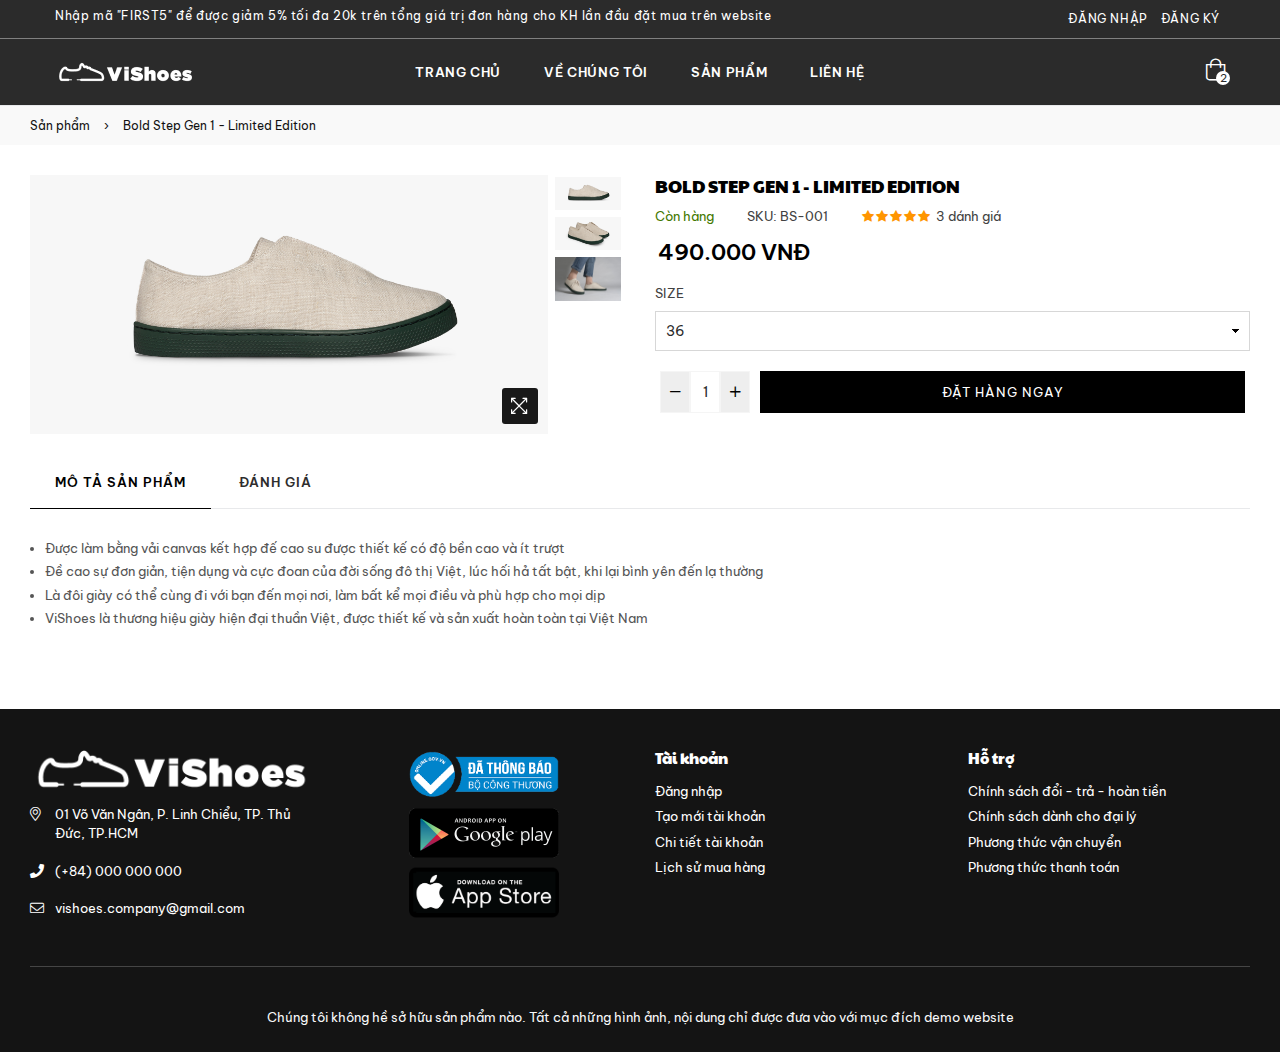
<file: product-1.html>
<!DOCTYPE html>
<html class="no-js" lang="en">

<head>
<meta http-equiv="Content-Type" content="text/html; charset=utf-8" />
<meta http-equiv="x-ua-compatible" content="ie=edge">
<title>Bold Step Gen 1 - Limited Edition</title>
<meta name="description" content="description">
<meta name="viewport" content="width=device-width, initial-scale=1">
<!-- Favicon -->
<link rel="shortcut icon" href="assets/images/favicon.png" />
<!-- Plugins CSS -->
<link rel="stylesheet" href="assets/css/plugins.css">
<!-- Bootstap CSS -->
<link rel="stylesheet" href="assets/css/bootstrap.min.css">
<!-- Main Style CSS -->
<link rel="stylesheet" href="assets/css/style.css">
<link rel="stylesheet" href="assets/css/responsive.css">
</head>
<body class="template-product template-product-right-thumb belle">
	<div class="pageWrapper">
    <!--Top Header-->
    <div class="top-header top-header-light">
        <div class="container-fluid">
            <div class="row">
            	<div class="col-10 col-sm-8 col-md-9 col-lg-8">
                    <p>Nhập mã "FIRST5" để được giảm 5% tối đa 20k trên tổng giá trị đơn hàng cho KH lần đầu đặt mua trên website</p>
                </div>
                <div class="col-2 col-sm-4 col-md-3 col-lg-4 text-right">
                	<span class="user-menu d-block d-lg-none"><i class="anm anm-user-al" aria-hidden="true"></i></span>
                    <ul class="customer-links list-inline">
                        <li><a href="login.html">Đăng nhập</a></li>
                        <li><a href="register.html">Đăng ký</a></li>
                    </ul>
                </div>
            </div>
        </div>
    </div>
    <!--End Top Header-->
    <div class="line"></div>
    <!--Header-->
    <div class="header-wrap animated d-flex nav-dark">
    	<div class="container-fluid">        
            <div class="row align-items-center">
            	<!--Desktop Logo-->
                <div class="logo col-md-2 col-lg-2 d-none d-lg-block">
                    <a href="index.html">
                    	<img src="assets/images/logo-white.png" alt="" title="" >
                    </a>
                </div>
                <!--End Desktop Logo-->
                <div class="col-2 col-sm-3 col-md-3 col-lg-8">
                	<div class="d-block d-lg-none">
                        <button type="button" class="btn--link site-header__menu js-mobile-nav-toggle mobile-nav--open">
                        	<i class="icon anm anm-times-l"></i>
                            <i class="anm anm-bars-r"></i>
                        </button>
                    </div>
                	<!--Desktop Menu-->
                	<nav class="grid__item" id="AccessibleNav"><!-- for mobile -->
                        <ul id="siteNav" class="site-nav medium center hidearrow">
                            <li class="lvl1"><a href="index.html">Trang chủ <i class="anm anm-angle-down-l"></i></a>
                            </li>
                            <li class="lvl1"><a href="about-us.html">Về chúng tôi <i class="anm anm-angle-down-l"></i></a>
                            </li>
                            <li class="lvl1"><a href="products.html">Sản phẩm <i class="anm anm-angle-down-l"></i></a>
                            </li>
                            <li class="lvl1"><a href="contact-us.html">Liên hệ <i class="anm anm-angle-down-l"></i></a>
                            </li>                    
                      </ul>
                    </nav>
                    <!--End Desktop Menu-->
                </div>
                <!--Mobile Logo-->
                <div class="col-6 col-sm-6 col-md-6 col-lg-2 d-block d-lg-none mobile-logo">
                	<div class="logo">
                        <a href="index.html">
                            <img src="assets/images/logo-white.png" alt="Belle Multipurpose Html Template" title="Belle Multipurpose Html Template" />
                        </a>
                    </div>
                </div>
                <!--End Mobile Logo-->
                
                <div class="col-4 col-sm-3 col-md-3 col-lg-2">
                    <!--Shopping Cart-->
                	<div class="site-cart">
                    	<a href="cart.html" class="site-header__cart">
                        	<i class="icon anm anm-bag-l"></i>
                            <span id="CartCount" class="site-header__cart-count" data-cart-render="item_count">2</span>
                        </a>
                    </div>
                    <!--End Shopping Cart-->
                </div>
        	</div>
        </div>
    </div>
    <!--End Header-->
    <!--Mobile Menu-->
    <div class="mobile-nav-wrapper" role="navigation">
		<div class="closemobileMenu"><i class="icon anm anm-times-l pull-right"></i> Đóng Menu</div>
        <ul id="MobileNav" class="mobile-nav">
        	<li class="lvl1"><a href="index.html">Trang chủ <i class="anm anm-plus-l"></i></a>
            </li>
            <li class="lvl1"><a href="about-us.html">Về chúng tôi <i class="anm anm-plus-l"></i></a>
            </li>
        	<li class="lvl1"><a href="products.html">Sản phẩm <i class="anm anm-plus-l"></i></a>
            </li>
            <li class="lvl1"><a href="contact-us.html">Liên hệ <i class="anm anm-plus-l"></i></a>
            </li>
        </ul>
	</div>
	<!--End Mobile Menu-->
        
        <!--Body Content-->
        <div id="page-content">
            <!--MainContent-->
            <div id="MainContent" class="main-content" role="main">
                <!--Breadcrumb-->
                <div class="bredcrumbWrap">
                    <div class="container breadcrumbs" role="navigation" aria-label="breadcrumbs">
                        <a href="products.html" title="Trở về trang Sản phẩm">Sản phẩm</a><span aria-hidden="true">›</span><span>Bold Step Gen 1 - Limited Edition</span>
                    </div>
                </div>
                <!--End Breadcrumb-->
                
                <div id="ProductSection-product-template" class="product-template__container prstyle1 container">
                    <!--product-single-->
                    <div class="product-single">
                        <div class="row">
                            <!--Product images-->
                            <div class="col-lg-6 col-md-6 col-sm-12 col-12">
                                <div class="product-details-img">
                                    <div class="zoompro-wrap product-zoom-right pl-20">
                                        <div class="zoompro-span">
                                            <img class="blur-up lazyload zoompro" data-zoom-image="assets/images/product-images/product-1-1.jpg" alt="" src="assets/images/product-images/product-1-1.jpg" />
                                        </div>
                                        <!--Product button-->
                                        <div class="product-buttons">
                                            <a href="#" class="btn prlightbox" title="Zoom"><i class="icon anm anm-expand-l-arrows" aria-hidden="true"></i></a>
                                        </div>
                                    </div>
                                    <!--Product Gallery-->
                                    <div class="lightboximages">
                                        <a href="assets/images/product-images/product-1-1.jpg" data-size="2000x1000"></a>
                                        <a href="assets/images/product-images/product-1-2.jpg" data-size="2000x1000"></a>
                                        <a href="assets/images/product-images/product-1-3.jpg" data-size="1200x800"></a>
                                    </div>
                                    <!--Product Thumb-->
        							<div class="product-thumb">
                                        <div id="gallery" class="product-dec-slider-2 product-tab-left">
                                            <a data-image="assets/images/product-images/product-1-1.jpg" data-zoom-image="assets/images/product-images/product-1-1.jpg" class="slick-slide slick-cloned" data-slick-index="-4" aria-hidden="true" tabindex="-1">
                                                <img class="blur-up lazyload" src="assets/images/product-images/product-1-1.jpg" alt="" />
                                            </a>
                                            <a data-image="assets/images/product-images/product-1-2.jpg" data-zoom-image="assets/images/product-images/product-1-2.jpg" class="slick-slide slick-cloned" data-slick-index="-3" aria-hidden="true" tabindex="-1">
                                                <img class="blur-up lazyload" src="assets/images/product-images/product-1-2.jpg" alt="" />
                                            </a>
                                            <a data-image="assets/images/product-images/product-1-3.jpg" data-zoom-image="assets/images/product-images/product-1-3.jpg" class="slick-slide slick-cloned" data-slick-index="-2" aria-hidden="true" tabindex="-1">
                                                <img class="blur-up lazyload" src="assets/images/product-images/product-1-3.jpg" alt="" />
                                            </a>
                                        </div>
                                    </div>
                                </div>
                            </div>
                            <!--Product info-->
                            <div class="col-lg-6 col-md-6 col-sm-12 col-12">
                                <div class="product-single__meta">
                                    <h1 class="product-single__title">Bold Step Gen 1 - Limited Edition</h1>
                                    <div class="prInfoRow">
                                        <div class="product-stock"> <span class="instock ">Còn hàng</span> <span class="outstock hide">Hết hàng</span> </div>
                                        <div class="product-sku">SKU: <span class="variant-sku">BS-001</span></div>
                                        <div class="product-review"><a class="reviewLink" href="#tab2"><i class="font-13 fa fa-star"></i><i class="font-13 fa fa-star"></i><i class="font-13 fa fa-star"></i><i class="font-13 fa fa-star"></i><i class="font-13 fa fa-star"></i><span class="spr-badge-caption">3 dánh giá</span></a></div>
                                    </div>
                                    <p class="product-single__price product-single__price-product-template">
                                        <span class="visually-hidden">Giá chưa giảm</span>
                                        <span class="product-price__price product-price__price-product-template">
                                            <span id="ProductPrice-product-template"><span class="money">490.000 VNĐ</span></span>
                                        </span>
                                    </p>
                                <form method="post" action="#" id="product_form_10508262282" accept-charset="UTF-8" class="product-form product-form-product-template hidedropdown" enctype="multipart/form-data">
                                    <div class="swatch clearfix swatch-1 option2" data-option-index="1">
                                        <div class="selector-wrapper js product-form__item">
                                            <label for="SingleOptionSelector-1">Size</label>
                                            <select class="single-option-selector single-option-selector-product-template product-form__input selectbox selectbox-text" id="SingleOptionSelector-1" data-index="option2">
                                                <option value="36">36</option>
                                                <option value="37">37</option>
                                                <option value="38">38</option>
                                                <option value="39">39</option>
                                                <option value="40">40</option>
                                                <option value="41">41</option>
                                                <option value="42">42</option>
                                                <option value="43">43</option>
                                                <option value="44">44</option>
                                                <option value="45">45</option>
                                            </select>
                                        </div>
                                    </div>
                                </div>
                                    <!-- Product Action -->
                                    <div class="product-action clearfix">
                                        <div class="product-form__item--quantity">
                                            <div class="wrapQtyBtn">
                                                <div class="qtyField">
                                                    <a class="qtyBtn minus" href="javascript:void(0);"><i class="fa anm anm-minus-r" aria-hidden="true"></i></a>
                                                    <input type="text" id="Quantity" name="quantity" value="1" class="product-form__input qty qty-text">
                                                    <a class="qtyBtn plus" href="javascript:void(0);"><i class="fa anm anm-plus-r" aria-hidden="true"></i></a>
                                                </div>
                                            </div>
                                        </div>                                
                                        <div class="product-form__item--submit">
                                            <button type="button" name="add" class="btn product-form__cart-submit">
                                                <span id="AddToCartText-product-template">Đặt hàng ngay</span>
                                            </button>
                                        </div>
                                    </div>
                                    <!-- End Product Action -->
                                </form>
                            	</div>
                        	</div>
                    </div>
                    <!--End-product-single-->
                    <!--Product Tabs-->
                    <div class="tabs-listing">
                        <ul class="product-tabs">
                            <li rel="tab1"><a class="tablink">Mô tả sản phẩm</a></li>
                            <li rel="tab2"><a class="tablink">Đánh giá</a></li>
                        </ul>
                        <div class="tab-container">
                            <!--Product Description-->
                            <div id="tab1" class="tab-content">
                                <div class="product-description rte">
                                    <ul>
                                      <li>Được làm bằng vải canvas kết hợp đế cao su được thiết kế có độ bền cao và ít trượt</li>
                                      <li>Đề cao sự đơn giản, tiện dụng và cực đoan của đời sống đô thị Việt, lúc hối hả tất bật, khi lại bình yên đến lạ thường</li>
                                      <li>Là đôi giày có thể cùng đi với bạn đến mọi nơi, làm bất kể mọi điều và phù hợp cho mọi dịp</li>
                                      <li>ViShoes là thương hiệu giày hiện đại thuần Việt, được thiết kế và sản xuất hoàn toàn tại Việt Nam</li>
                                    </ul>
                                </div>
                            </div>
                            <!--Product reviews-->
                            <div id="tab2" class="tab-content">
                                <div id="shopify-product-reviews">
                                    <div class="spr-container">
                                        <div class="spr-header clearfix">
                                            <div class="spr-summary">
                                                <span class="product-review"><a class="reviewLink"><i class="font-13 fa fa-star"></i><i class="font-13 fa fa-star"></i><i class="font-13 fa fa-star"></i><i class="font-13 fa fa-star"></i><i class="font-13 fa fa-star"></i> </a><span class="spr-summary-actions-togglereviews">3 đánh giá</span></span>
                                                <span class="spr-summary-actions">
                                                    <a href="#" class="spr-summary-actions-newreview btn">Đánh giá - nhận xét của khách hàng</a>
                                                </span>
                                            </div>
                                        </div>
                                        <div class="spr-content">
                                            <div class="spr-form clearfix">
                                                <form method="post" action="#" id="new-review-form" class="new-review-form">
                                                    <h3 class="spr-form-title">Viết đánh giá</h3>
                                                    <fieldset class="spr-form-contact">
                                                        <div class="spr-form-contact-name">
                                                          <label class="spr-form-label" for="review_author_10508262282">Tên của bạn</label>
                                                          <input class="spr-form-input spr-form-input-text " id="review_author_10508262282" type="text" name="review[author]" value="" placeholder="Điền tên của bạn">
                                                        </div>
                                                        <div class="spr-form-contact-email">
                                                          <label class="spr-form-label" for="review_email_10508262282">Email</label>
                                                          <input class="spr-form-input spr-form-input-email " id="review_email_10508262282" type="email" name="review[email]" value="" placeholder="nguyenvana@example.com">
                                                        </div>
                                                    </fieldset>
                                                    <fieldset class="spr-form-review">
                                                      <div class="spr-form-review-rating">
                                                        <label class="spr-form-label">Độ hài lòng</label>
                                                        <div class="spr-form-input spr-starrating">
                                                          <div class="product-review"><a class="reviewLink" href="#"><i class="fa fa-star-o"></i><i class="font-13 fa fa-star-o"></i><i class="font-13 fa fa-star-o"></i><i class="font-13 fa fa-star-o"></i><i class="font-13 fa fa-star-o"></i></a></div>
                                                        </div>
                                                      </div>
                                                
                                                      <div class="spr-form-review-title">
                                                        <label class="spr-form-label" for="review_title_10508262282">Tựa đề</label>
                                                        <input class="spr-form-input spr-form-input-text " id="review_title_10508262282" type="text" name="review[title]" value="" placeholder="Nhập tự đề của đánh giá">
                                                      </div>
                                                
                                                      <div class="spr-form-review-body">
                                                        <label class="spr-form-label" for="review_body_10508262282">Nội dung <span class="spr-form-review-body-charactersremaining">(1500)</span></label>
                                                        <div class="spr-form-input">
                                                          <textarea class="spr-form-input spr-form-input-textarea " id="review_body_10508262282" data-product-id="10508262282" name="review[body]" rows="10" placeholder="Nhập nội dung của đánh giá"></textarea>
                                                        </div>
                                                      </div>
                                                    </fieldset>
                                                    <fieldset class="spr-form-actions">
                                                        <input type="submit" class="spr-button spr-button-primary button button-primary btn btn-primary" value="Gửi đánh giá">
                                                    </fieldset>
                                                </form>
                                            </div>
                                            <div class="spr-reviews">
                                                <!--Review 1-->
                                                <div class="spr-review">
                                                    <div class="spr-review-header">
                                                        <span class="product-review spr-starratings spr-review-header-starratings"><span class="reviewLink"><i class="fa fa-star"></i><i class="font-13 fa fa-star"></i><i class="font-13 fa fa-star"></i><i class="font-13 fa fa-star"></i><i class="font-13 fa fa-star"></i></span></span>
                                                        <h3 class="spr-review-header-title">Cực kì hài lòng</h3>
                                                        <span class="spr-review-header-byline"><strong>Huỳnh Thị Tâm</strong> vào <strong>26/05/2021</strong></span>
                                                    </div>
                                                    <div class="spr-review-content">
                                                        <p class="spr-review-content-body">Chất vải và màu sắc rất đẹp. Giày mang êm và dễ chịu. Giao hàng nhanh.</p>
                                                    </div>
                                                </div>
                                                <!--Review 2-->
                                                <div class="spr-review">
                                                  <div class="spr-review-header">
                                                    <span class="product-review spr-starratings spr-review-header-starratings"><span class="reviewLink"><i class="fa fa-star"></i><i class="font-13 fa fa-star"></i><i class="font-13 fa fa-star"></i><i class="font-13 fa fa-star"></i><i class="font-13 fa fa-star"></i></span></span>
                                                    <h3 class="spr-review-header-title">Giày êm</h3>
                                                    <span class="spr-review-header-byline"><strong>Thảo Phạm</strong> vào <strong>01/06/2021</strong></span>
                                                  </div>
                                            
                                                  <div class="spr-review-content">
                                                    <p class="spr-review-content-body">Giày đẹp, êm và tiện lợi, dễ mang. Thích hợp mang đi làm và đi chơi. Order đôi thứ 2 để ủng hộ brand.
                                                    </p>
                                                  </div>
                                                </div>
                                                <!--Review 3-->
                                                <div class="spr-review">
                                                  <div class="spr-review-header">
                                                    <span class="product-review spr-starratings spr-review-header-starratings"><span class="reviewLink"><i class="fa fa-star"></i><i class="font-13 fa fa-star"></i><i class="font-13 fa fa-star"></i><i class="font-13 fa fa-star"></i><i class="font-13 fa fa-star"></i></span></span>
                                                    <h3 class="spr-review-header-title">Được tặng kèm quà</h3>
                                                    <span class="spr-review-header-byline"><strong>quoctri1905</strong> vào <strong>13/06/2021</strong></span>
                                                  </div>
                                            
                                                  <div class="spr-review-content">
                                                    <p class="spr-review-content-body">- Giày đẹp, thích cái đế dã man <br> - Được tặng vớ và móc khóa <br> - Mang thử rất êm <br> - Giao hàng cuối tuần vẫn rất nhanh</p>
                                                  </div>
                                                </div>
                                            </div>
                                        </div>
                                        </div>
                                    </div>
                                </div>
                        </div>
                    </div>
                    <!--End Product Tabs-->
                </div>
                <!--#ProductSection-product-template-->
            </div>
            <!--MainContent-->
        </div>
    	<!--End Body Content-->
    	</div>
    <!--Footer-->
    <footer id="footer">
        <div class="site-footer">
        	<div class="container">
     			<!--Footer Links-->
            	<div class="footer-top">
                	<div class="row">
                        <!--Column 1-->
                        <div class="col-12 col-sm-12 col-md-3 col-lg-3  footer-links">
                            <!-- LOGO -->
                            <a href="index.html"><img src="assets/images/logo-footer.png" alt="" width="300px"></a>
                            <!--Contact-->
                            <ul class="addressFooter">
                            	<li><i class="icon anm anm-map-marker-al"></i><p>01 Võ Văn Ngân, P. Linh Chiểu, TP. Thủ Đức, TP.HCM</p></li>
                                <li class="phone"><i class="icon anm anm-phone-s"></i><p>(+84) 000 000 000</p></li>
                                <li class="email"><i class="icon anm anm-envelope-l"></i><p>vishoes.company@gmail.com</p></li>
                            </ul>
                        </div>
                        <!--Column 2-->
                        <div class="col-12 col-sm-12 col-md-3 col-lg-3 footer-links text-center">
                            <ul>
                            	<li><a href="#"><img src="assets/images/footer-bo-cong-thuong.png" alt="" width="150px"></a></li>
                                <li><a href="#"><img src="assets/images/footer-gg-play.png" alt="" width="150px"></a></li>
                                <li><a href="#"><img src="assets/images/footer-appstore.png" alt="" width="150px"></a></li>
                            </ul>
                        </div>
                        <!--Column 3-->
                        <div class="col-12 col-sm-12 col-md-3 col-lg-3 footer-links">
                        	<h4 class="h4">Tài khoản</h4>
                            <ul>
                            	<li><a href="login.html">Đăng nhập</a></li>
                                <li><a href="register.html">Tạo mới tài khoản</a></li>
                                <li><a href="about-us.html">Chi tiết tài khoản</a></li>
                                <li><a href="#">Lịch sử mua hàng</a></li>
                            </ul>
                        </div>
                        <!--Column 4-->
                        <div class="col-12 col-sm-12 col-md-3 col-lg-3 footer-links">
                        	<h4 class="h4">Hỗ trợ</h4>
                            <ul>
                            	<li><a href="#">Chính sách đổi - trả - hoàn tiền</a></li>
                                <li><a href="#">Chính sách dành cho đại lý</a></li>
                                <li><a href="#">Phương thức vận chuyển</a></li>
                                <li><a href="#">Phương thức thanh toán</a></li>
                            </ul>
                        </div>
                    </div>
                </div>
                <!--End Footer Links-->
                <hr>
                <!--Disclaimer-->
                <div class="footer-bottom">
                	<div class="row  mt-3 y-3 d-flex">
                        <p class="mx-auto text-light">Chúng tôi không hề sở hữu sản phẩm nào. Tất cả những hình ảnh, nội dung chỉ được đưa vào với mục đích demo website</p>
                    </div>
                </div>
            </div>
        </div>
    </footer>
    <!--End Footer-->
    <!--Scoll Top-->
    <span id="site-scroll"><i class="icon anm anm-angle-up-r"></i></span>
    <!--End Scoll Top-->
    
     <!-- Including Jquery -->
     <script src="assets/js/vendor/jquery-3.3.1.min.js"></script>
     <script src="assets/js/vendor/jquery.cookie.js"></script>
     <script src="assets/js/vendor/modernizr-3.6.0.min.js"></script>
     <script src="assets/js/vendor/wow.min.js"></script>
     <!-- Including Javascript -->
     <script src="assets/js/bootstrap.min.js"></script>
     <script src="assets/js/plugins.js"></script>
     <script src="assets/js/popper.min.js"></script>
     <script src="assets/js/lazysizes.js"></script>
     <script src="assets/js/main.js"></script>
     <!-- Photoswipe Gallery -->
     <script src="assets/js/vendor/photoswipe.min.js"></script>
     <script src="assets/js/vendor/photoswipe-ui-default.min.js"></script>
     <script>
        $(function(){
            var $pswp = $('.pswp')[0],
                image = [],
                getItems = function() {
                    var items = [];
                    $('.lightboximages a').each(function() {
                        var $href   = $(this).attr('href'),
                            $size   = $(this).data('size').split('x'),
                            item = {
                                src : $href,
                                w: $size[0],
                                h: $size[1]
                            }
                            items.push(item);
                    });
                    return items;
                }
            var items = getItems();
        
            $.each(items, function(index, value) {
                image[index]     = new Image();
                image[index].src = value['src'];
            });
            $('.prlightbox').on('click', function (event) {
                event.preventDefault();
              
                var $index = $(".active-thumb").parent().attr('data-slick-index');
                $index++;
                $index = $index-1;
        
                var options = {
                    index: $index,
                    bgOpacity: 0.9,
                    showHideOpacity: true
                }
                var lightBox = new PhotoSwipe($pswp, PhotoSwipeUI_Default, items, options);
                lightBox.init();
            });
        });
        </script>
    </div>

    <!--Product Gallery button-->
	<div class="pswp" tabindex="-1" role="dialog" aria-hidden="true">
        	<div class="pswp__bg"></div>
            <div class="pswp__scroll-wrap"><div class="pswp__container"><div class="pswp__item"></div><div class="pswp__item"></div><div class="pswp__item"></div></div><div class="pswp__ui pswp__ui--hidden"><div class="pswp__top-bar"><div class="pswp__counter"></div><button class="pswp__button pswp__button--close" title="Close (Esc)"></button><button class="pswp__button pswp__button--fs" title="Toggle fullscreen"></button><button class="pswp__button pswp__button--zoom" title="Zoom in/out"></button><div class="pswp__preloader"><div class="pswp__preloader__icn"><div class="pswp__preloader__cut"><div class="pswp__preloader__donut"></div></div></div></div></div><div class="pswp__share-modal pswp__share-modal--hidden pswp__single-tap"><div class="pswp__share-tooltip"></div></div><button class="pswp__button pswp__button--arrow--left" title="Previous (arrow left)"></button><button class="pswp__button pswp__button--arrow--right" title="Next (arrow right)"></button><div class="pswp__caption"><div class="pswp__caption__center"></div></div></div></div></div>

</body>

</html>
</file>
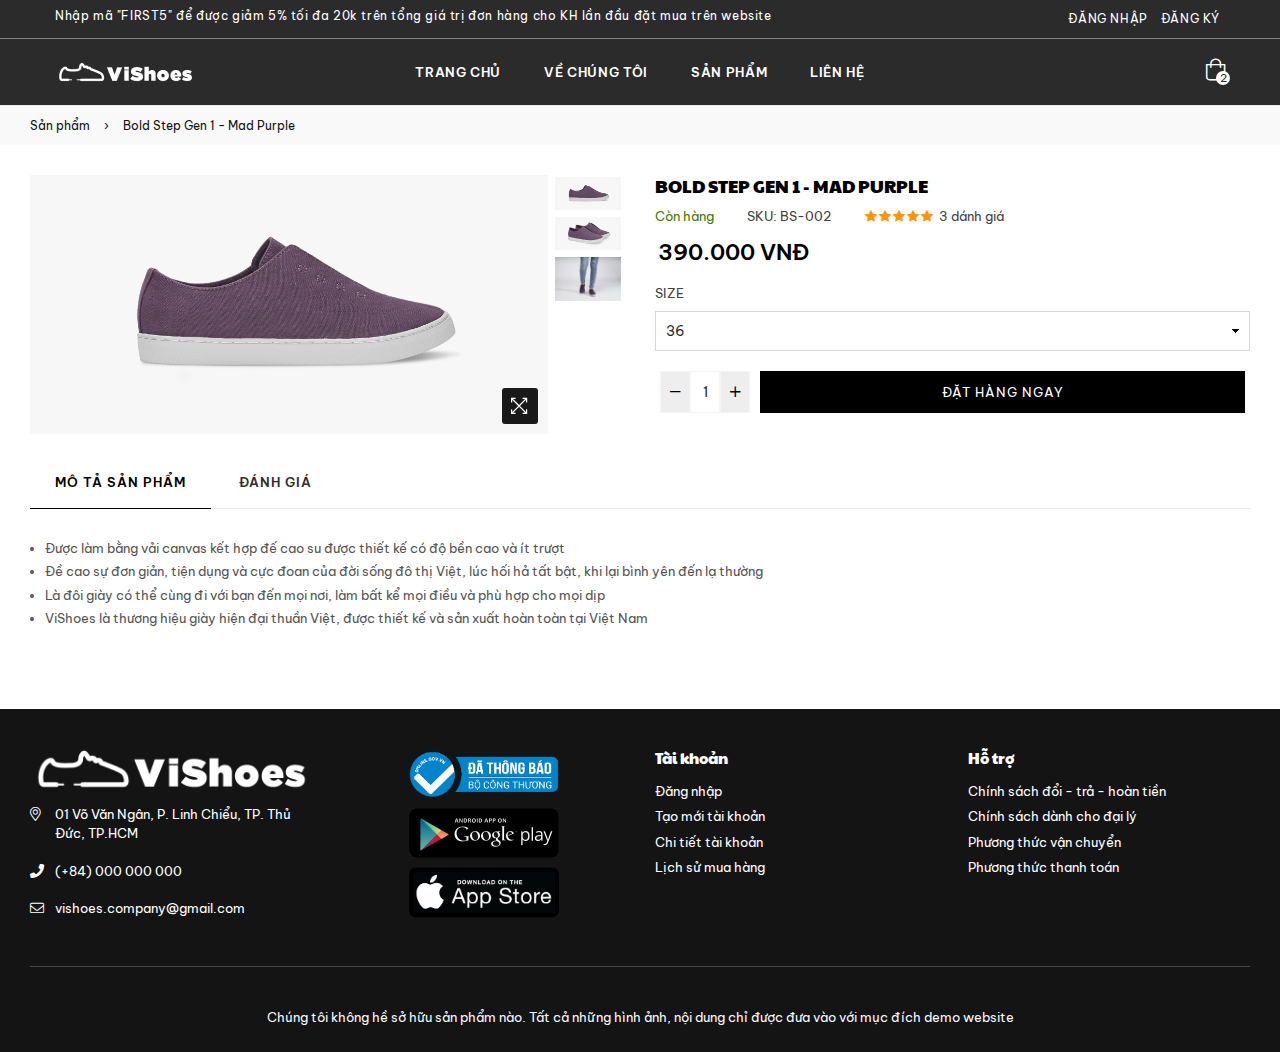
<file: product-2.html>
<!DOCTYPE html>
<html class="no-js" lang="en">

<head>
<meta http-equiv="Content-Type" content="text/html; charset=utf-8" />
<meta http-equiv="x-ua-compatible" content="ie=edge">
<title>Bold Step Gen 1 - Mad Purple</title>
<meta name="description" content="description">
<meta name="viewport" content="width=device-width, initial-scale=1">
<!-- Favicon -->
<link rel="shortcut icon" href="assets/images/favicon.png" />
<!-- Plugins CSS -->
<link rel="stylesheet" href="assets/css/plugins.css">
<!-- Bootstap CSS -->
<link rel="stylesheet" href="assets/css/bootstrap.min.css">
<!-- Main Style CSS -->
<link rel="stylesheet" href="assets/css/style.css">
<link rel="stylesheet" href="assets/css/responsive.css">
</head>
<body class="template-product template-product-right-thumb belle">
	<div class="pageWrapper">
    <!--Top Header-->
    <div class="top-header top-header-light">
        <div class="container-fluid">
            <div class="row">
            	<div class="col-10 col-sm-8 col-md-9 col-lg-8">
                    <p>Nhập mã "FIRST5" để được giảm 5% tối đa 20k trên tổng giá trị đơn hàng cho KH lần đầu đặt mua trên website</p>
                </div>
                <div class="col-2 col-sm-4 col-md-3 col-lg-4 text-right">
                	<span class="user-menu d-block d-lg-none"><i class="anm anm-user-al" aria-hidden="true"></i></span>
                    <ul class="customer-links list-inline">
                        <li><a href="login.html">Đăng nhập</a></li>
                        <li><a href="register.html">Đăng ký</a></li>
                    </ul>
                </div>
            </div>
        </div>
    </div>
    <!--End Top Header-->
    <div class="line"></div>
    <!--Header-->
    <div class="header-wrap animated d-flex nav-dark">
    	<div class="container-fluid">        
            <div class="row align-items-center">
            	<!--Desktop Logo-->
                <div class="logo col-md-2 col-lg-2 d-none d-lg-block">
                    <a href="index.html">
                    	<img src="assets/images/logo-white.png" alt="" title="" >
                    </a>
                </div>
                <!--End Desktop Logo-->
                <div class="col-2 col-sm-3 col-md-3 col-lg-8">
                	<div class="d-block d-lg-none">
                        <button type="button" class="btn--link site-header__menu js-mobile-nav-toggle mobile-nav--open">
                        	<i class="icon anm anm-times-l"></i>
                            <i class="anm anm-bars-r"></i>
                        </button>
                    </div>
                	<!--Desktop Menu-->
                	<nav class="grid__item" id="AccessibleNav"><!-- for mobile -->
                        <ul id="siteNav" class="site-nav medium center hidearrow">
                            <li class="lvl1"><a href="index.html">Trang chủ <i class="anm anm-angle-down-l"></i></a>
                            </li>
                            <li class="lvl1"><a href="about-us.html">Về chúng tôi <i class="anm anm-angle-down-l"></i></a>
                            </li>
                            <li class="lvl1"><a href="products.html">Sản phẩm <i class="anm anm-angle-down-l"></i></a>
                            </li>
                            <li class="lvl1"><a href="contact-us.html">Liên hệ <i class="anm anm-angle-down-l"></i></a>
                            </li>                    
                      </ul>
                    </nav>
                    <!--End Desktop Menu-->
                </div>
                <!--Mobile Logo-->
                <div class="col-6 col-sm-6 col-md-6 col-lg-2 d-block d-lg-none mobile-logo">
                	<div class="logo">
                        <a href="index.html">
                            <img src="assets/images/logo-white.png" alt="Belle Multipurpose Html Template" title="Belle Multipurpose Html Template" />
                        </a>
                    </div>
                </div>
                <!--End Mobile Logo-->
                
                <div class="col-4 col-sm-3 col-md-3 col-lg-2">
                    <!--Shopping Cart-->
                	<div class="site-cart">
                    	<a href="cart.html" class="site-header__cart">
                        	<i class="icon anm anm-bag-l"></i>
                            <span id="CartCount" class="site-header__cart-count" data-cart-render="item_count">2</span>
                        </a>
                    </div>
                    <!--End Shopping Cart-->
                </div>
        	</div>
        </div>
    </div>
    <!--End Header-->
    <!--Mobile Menu-->
    <div class="mobile-nav-wrapper" role="navigation">
		<div class="closemobileMenu"><i class="icon anm anm-times-l pull-right"></i> Đóng Menu</div>
        <ul id="MobileNav" class="mobile-nav">
        	<li class="lvl1"><a href="index.html">Trang chủ <i class="anm anm-plus-l"></i></a>
            </li>
            <li class="lvl1"><a href="about-us.html">Về chúng tôi <i class="anm anm-plus-l"></i></a>
            </li>
        	<li class="lvl1"><a href="products.html">Sản phẩm <i class="anm anm-plus-l"></i></a>
            </li>
            <li class="lvl1"><a href="contact-us.html">Liên hệ <i class="anm anm-plus-l"></i></a>
            </li>
        </ul>
	</div>
	<!--End Mobile Menu-->
        
        <!--Body Content-->
        <div id="page-content">
            <!--MainContent-->
            <div id="MainContent" class="main-content" role="main">
                <!--Breadcrumb-->
                <div class="bredcrumbWrap">
                    <div class="container breadcrumbs" role="navigation" aria-label="breadcrumbs">
                        <a href="products.html" title="Trở về trang Sản phẩm">Sản phẩm</a><span aria-hidden="true">›</span><span>Bold Step Gen 1 - Mad Purple</span>
                    </div>
                </div>
                <!--End Breadcrumb-->
                
                <div id="ProductSection-product-template" class="product-template__container prstyle1 container">
                    <!--product-single-->
                    <div class="product-single">
                        <div class="row">
                            <!--Product images-->
                            <div class="col-lg-6 col-md-6 col-sm-12 col-12">
                                <div class="product-details-img">
                                    <div class="zoompro-wrap product-zoom-right pl-20">
                                        <div class="zoompro-span">
                                            <img class="blur-up lazyload zoompro" data-zoom-image="assets/images/product-images/product-2-1.jpg" alt="" src="assets/images/product-images/product-2-1.jpg" />
                                        </div>
                                        <!--Product button-->
                                        <div class="product-buttons">
                                            <a href="#" class="btn prlightbox" title="Zoom"><i class="icon anm anm-expand-l-arrows" aria-hidden="true"></i></a>
                                        </div>
                                    </div>
                                    <!--Product Gallery-->
                                    <div class="lightboximages">
                                        <a href="assets/images/product-images/product-2-1.jpg" data-size="2000x1000"></a>
                                        <a href="assets/images/product-images/product-2-2.jpg" data-size="2000x1000"></a>
                                        <a href="assets/images/product-images/product-2-3.jpg" data-size="1200x800"></a>
                                    </div>
                                    <!--Product Thumb-->
        							<div class="product-thumb">
                                        <div id="gallery" class="product-dec-slider-2 product-tab-left">
                                            <a data-image="assets/images/product-images/product-2-1.jpg" data-zoom-image="assets/images/product-images/product-2-1.jpg" class="slick-slide slick-cloned" data-slick-index="-4" aria-hidden="true" tabindex="-1">
                                                <img class="blur-up lazyload" src="assets/images/product-images/product-2-1.jpg" alt="" />
                                            </a>
                                            <a data-image="assets/images/product-images/product-2-2.jpg" data-zoom-image="assets/images/product-images/product-2-2.jpg" class="slick-slide slick-cloned" data-slick-index="-3" aria-hidden="true" tabindex="-1">
                                                <img class="blur-up lazyload" src="assets/images/product-images/product-2-2.jpg" alt="" />
                                            </a>
                                            <a data-image="assets/images/product-images/product-2-3.jpg" data-zoom-image="assets/images/product-images/product-2-3.jpg" class="slick-slide slick-cloned" data-slick-index="-2" aria-hidden="true" tabindex="-1">
                                                <img class="blur-up lazyload" src="assets/images/product-images/product-2-3.jpg" alt="" />
                                            </a>
                                        </div>
                                    </div>
                                </div>
                            </div>
                            <!--Product info-->
                            <div class="col-lg-6 col-md-6 col-sm-12 col-12">
                                <div class="product-single__meta">
                                    <h1 class="product-single__title">Bold Step Gen 1 - Mad Purple</h1>
                                    <div class="prInfoRow">
                                        <div class="product-stock"> <span class="instock ">Còn hàng</span> <span class="outstock hide">Hết hàng</span> </div>
                                        <div class="product-sku">SKU: <span class="variant-sku">BS-002</span></div>
                                        <div class="product-review"><a class="reviewLink" href="#tab2"><i class="font-13 fa fa-star"></i><i class="font-13 fa fa-star"></i><i class="font-13 fa fa-star"></i><i class="font-13 fa fa-star"></i><i class="font-13 fa fa-star"></i><span class="spr-badge-caption">3 dánh giá</span></a></div>
                                    </div>
                                    <p class="product-single__price product-single__price-product-template">
                                        <span class="visually-hidden">Giá chưa giảm</span>
                                        <span class="product-price__price product-price__price-product-template">
                                            <span id="ProductPrice-product-template"><span class="money">390.000 VNĐ</span></span>
                                        </span>
                                    </p>
                                <form method="post" action="#" id="product_form_10508262282" accept-charset="UTF-8" class="product-form product-form-product-template hidedropdown" enctype="multipart/form-data">
                                    <div class="swatch clearfix swatch-1 option2" data-option-index="1">
                                        <div class="selector-wrapper js product-form__item">
                                            <label for="SingleOptionSelector-1">Size</label>
                                            <select class="single-option-selector single-option-selector-product-template product-form__input selectbox selectbox-text" id="SingleOptionSelector-1" data-index="option2">
                                                <option value="36">36</option>
                                                <option value="37">37</option>
                                                <option value="38">38</option>
                                                <option value="39">39</option>
                                                <option value="40">40</option>
                                                <option value="41">41</option>
                                                <option value="42">42</option>
                                                <option value="43">43</option>
                                                <option value="44">44</option>
                                                <option value="45">45</option>
                                            </select>
                                        </div>
                                    </div>
                                </div>
                                    <!-- Product Action -->
                                    <div class="product-action clearfix">
                                        <div class="product-form__item--quantity">
                                            <div class="wrapQtyBtn">
                                                <div class="qtyField">
                                                    <a class="qtyBtn minus" href="javascript:void(0);"><i class="fa anm anm-minus-r" aria-hidden="true"></i></a>
                                                    <input type="text" id="Quantity" name="quantity" value="1" class="product-form__input qty qty-text">
                                                    <a class="qtyBtn plus" href="javascript:void(0);"><i class="fa anm anm-plus-r" aria-hidden="true"></i></a>
                                                </div>
                                            </div>
                                        </div>                                
                                        <div class="product-form__item--submit">
                                            <button type="button" name="add" class="btn product-form__cart-submit">
                                                <span id="AddToCartText-product-template">Đặt hàng ngay</span>
                                            </button>
                                        </div>
                                    </div>
                                    <!-- End Product Action -->
                                </form>
                            	</div>
                        	</div>
                    </div>
                    <!--End-product-single-->
                    <!--Product Tabs-->
                    <div class="tabs-listing">
                        <ul class="product-tabs">
                            <li rel="tab1"><a class="tablink">Mô tả sản phẩm</a></li>
                            <li rel="tab2"><a class="tablink">Đánh giá</a></li>
                        </ul>
                        <div class="tab-container">
                            <!--Product Description-->
                            <div id="tab1" class="tab-content">
                                <div class="product-description rte">
                                    <ul>
                                      <li>Được làm bằng vải canvas kết hợp đế cao su được thiết kế có độ bền cao và ít trượt</li>
                                      <li>Đề cao sự đơn giản, tiện dụng và cực đoan của đời sống đô thị Việt, lúc hối hả tất bật, khi lại bình yên đến lạ thường</li>
                                      <li>Là đôi giày có thể cùng đi với bạn đến mọi nơi, làm bất kể mọi điều và phù hợp cho mọi dịp</li>
                                      <li>ViShoes là thương hiệu giày hiện đại thuần Việt, được thiết kế và sản xuất hoàn toàn tại Việt Nam</li>
                                    </ul>
                                </div>
                            </div>
                            <!--Product reviews-->
                            <div id="tab2" class="tab-content">
                                <div id="shopify-product-reviews">
                                    <div class="spr-container">
                                        <div class="spr-header clearfix">
                                            <div class="spr-summary">
                                                <span class="product-review"><a class="reviewLink"><i class="font-13 fa fa-star"></i><i class="font-13 fa fa-star"></i><i class="font-13 fa fa-star"></i><i class="font-13 fa fa-star"></i><i class="font-13 fa fa-star"></i> </a><span class="spr-summary-actions-togglereviews">3 đánh giá</span></span>
                                                <span class="spr-summary-actions">
                                                    <a href="#" class="spr-summary-actions-newreview btn">Đánh giá - nhận xét của khách hàng</a>
                                                </span>
                                            </div>
                                        </div>
                                        <div class="spr-content">
                                            <div class="spr-form clearfix">
                                                <form method="post" action="#" id="new-review-form" class="new-review-form">
                                                    <h3 class="spr-form-title">Viết đánh giá</h3>
                                                    <fieldset class="spr-form-contact">
                                                        <div class="spr-form-contact-name">
                                                          <label class="spr-form-label" for="review_author_10508262282">Tên của bạn</label>
                                                          <input class="spr-form-input spr-form-input-text " id="review_author_10508262282" type="text" name="review[author]" value="" placeholder="Điền tên của bạn">
                                                        </div>
                                                        <div class="spr-form-contact-email">
                                                          <label class="spr-form-label" for="review_email_10508262282">Email</label>
                                                          <input class="spr-form-input spr-form-input-email " id="review_email_10508262282" type="email" name="review[email]" value="" placeholder="nguyenvana@example.com">
                                                        </div>
                                                    </fieldset>
                                                    <fieldset class="spr-form-review">
                                                      <div class="spr-form-review-rating">
                                                        <label class="spr-form-label">Độ hài lòng</label>
                                                        <div class="spr-form-input spr-starrating">
                                                          <div class="product-review"><a class="reviewLink" href="#"><i class="fa fa-star-o"></i><i class="font-13 fa fa-star-o"></i><i class="font-13 fa fa-star-o"></i><i class="font-13 fa fa-star-o"></i><i class="font-13 fa fa-star-o"></i></a></div>
                                                        </div>
                                                      </div>
                                                
                                                      <div class="spr-form-review-title">
                                                        <label class="spr-form-label" for="review_title_10508262282">Tựa đề</label>
                                                        <input class="spr-form-input spr-form-input-text " id="review_title_10508262282" type="text" name="review[title]" value="" placeholder="Nhập tự đề của đánh giá">
                                                      </div>
                                                
                                                      <div class="spr-form-review-body">
                                                        <label class="spr-form-label" for="review_body_10508262282">Nội dung <span class="spr-form-review-body-charactersremaining">(1500)</span></label>
                                                        <div class="spr-form-input">
                                                          <textarea class="spr-form-input spr-form-input-textarea " id="review_body_10508262282" data-product-id="10508262282" name="review[body]" rows="10" placeholder="Nhập nội dung của đánh giá"></textarea>
                                                        </div>
                                                      </div>
                                                    </fieldset>
                                                    <fieldset class="spr-form-actions">
                                                        <input type="submit" class="spr-button spr-button-primary button button-primary btn btn-primary" value="Gửi đánh giá">
                                                    </fieldset>
                                                </form>
                                            </div>
                                            <div class="spr-reviews">
                                                <!--Review 1-->
                                                <div class="spr-review">
                                                    <div class="spr-review-header">
                                                        <span class="product-review spr-starratings spr-review-header-starratings"><span class="reviewLink"><i class="fa fa-star"></i><i class="font-13 fa fa-star"></i><i class="font-13 fa fa-star"></i><i class="font-13 fa fa-star"></i><i class="font-13 fa fa-star"></i></span></span>
                                                        <h3 class="spr-review-header-title">Cực kì hài lòng</h3>
                                                        <span class="spr-review-header-byline"><strong>Huỳnh Thị Tâm</strong> vào <strong>26/05/2021</strong></span>
                                                    </div>
                                                    <div class="spr-review-content">
                                                        <p class="spr-review-content-body">Chất vải và màu sắc rất đẹp. Giày mang êm và dễ chịu. Giao hàng nhanh.</p>
                                                    </div>
                                                </div>
                                                <!--Review 2-->
                                                <div class="spr-review">
                                                  <div class="spr-review-header">
                                                    <span class="product-review spr-starratings spr-review-header-starratings"><span class="reviewLink"><i class="fa fa-star"></i><i class="font-13 fa fa-star"></i><i class="font-13 fa fa-star"></i><i class="font-13 fa fa-star"></i><i class="font-13 fa fa-star"></i></span></span>
                                                    <h3 class="spr-review-header-title">Giày êm</h3>
                                                    <span class="spr-review-header-byline"><strong>Thảo Phạm</strong> vào <strong>01/06/2021</strong></span>
                                                  </div>
                                            
                                                  <div class="spr-review-content">
                                                    <p class="spr-review-content-body">Giày đẹp, êm và tiện lợi, dễ mang. Thích hợp mang đi làm và đi chơi. Order đôi thứ 2 để ủng hộ brand.
                                                    </p>
                                                  </div>
                                                </div>
                                                <!--Review 3-->
                                                <div class="spr-review">
                                                  <div class="spr-review-header">
                                                    <span class="product-review spr-starratings spr-review-header-starratings"><span class="reviewLink"><i class="fa fa-star"></i><i class="font-13 fa fa-star"></i><i class="font-13 fa fa-star"></i><i class="font-13 fa fa-star"></i><i class="font-13 fa fa-star"></i></span></span>
                                                    <h3 class="spr-review-header-title">Được tặng kèm quà</h3>
                                                    <span class="spr-review-header-byline"><strong>quoctri1905</strong> vào <strong>13/06/2021</strong></span>
                                                  </div>
                                            
                                                  <div class="spr-review-content">
                                                    <p class="spr-review-content-body">- Giày đẹp, thích cái đế dã man <br> - Được tặng vớ và móc khóa <br> - Mang thử rất êm <br> - Giao hàng cuối tuần vẫn rất nhanh</p>
                                                  </div>
                                                </div>
                                            </div>
                                        </div>
                                        </div>
                                    </div>
                                </div>
                        </div>
                    </div>
                    <!--End Product Tabs-->
                </div>
                <!--#ProductSection-product-template-->
            </div>
            <!--MainContent-->
        </div>
    	<!--End Body Content-->
    	</div>
    <!--Footer-->
    <footer id="footer">
        <div class="site-footer">
        	<div class="container">
     			<!--Footer Links-->
            	<div class="footer-top">
                	<div class="row">
                        <!--Column 1-->
                        <div class="col-12 col-sm-12 col-md-3 col-lg-3  footer-links">
                            <!-- LOGO -->
                            <a href="index.html"><img src="assets/images/logo-footer.png" alt="" width="300px"></a>
                            <!--Contact-->
                            <ul class="addressFooter">
                            	<li><i class="icon anm anm-map-marker-al"></i><p>01 Võ Văn Ngân, P. Linh Chiểu, TP. Thủ Đức, TP.HCM</p></li>
                                <li class="phone"><i class="icon anm anm-phone-s"></i><p>(+84) 000 000 000</p></li>
                                <li class="email"><i class="icon anm anm-envelope-l"></i><p>vishoes.company@gmail.com</p></li>
                            </ul>
                        </div>
                        <!--Column 2-->
                        <div class="col-12 col-sm-12 col-md-3 col-lg-3 footer-links text-center">
                            <ul>
                            	<li><a href="#"><img src="assets/images/footer-bo-cong-thuong.png" alt="" width="150px"></a></li>
                                <li><a href="#"><img src="assets/images/footer-gg-play.png" alt="" width="150px"></a></li>
                                <li><a href="#"><img src="assets/images/footer-appstore.png" alt="" width="150px"></a></li>
                            </ul>
                        </div>
                        <!--Column 3-->
                        <div class="col-12 col-sm-12 col-md-3 col-lg-3 footer-links">
                        	<h4 class="h4">Tài khoản</h4>
                            <ul>
                            	<li><a href="login.html">Đăng nhập</a></li>
                                <li><a href="register.html">Tạo mới tài khoản</a></li>
                                <li><a href="about-us.html">Chi tiết tài khoản</a></li>
                                <li><a href="#">Lịch sử mua hàng</a></li>
                            </ul>
                        </div>
                        <!--Column 4-->
                        <div class="col-12 col-sm-12 col-md-3 col-lg-3 footer-links">
                        	<h4 class="h4">Hỗ trợ</h4>
                            <ul>
                            	<li><a href="#">Chính sách đổi - trả - hoàn tiền</a></li>
                                <li><a href="#">Chính sách dành cho đại lý</a></li>
                                <li><a href="#">Phương thức vận chuyển</a></li>
                                <li><a href="#">Phương thức thanh toán</a></li>
                            </ul>
                        </div>
                    </div>
                </div>
                <!--End Footer Links-->
                <hr>
                <!--Disclaimer-->
                <div class="footer-bottom">
                	<div class="row  mt-3 y-3 d-flex">
                        <p class="mx-auto text-light">Chúng tôi không hề sở hữu sản phẩm nào. Tất cả những hình ảnh, nội dung chỉ được đưa vào với mục đích demo website</p>
                    </div>
                </div>
            </div>
        </div>
    </footer>
    <!--End Footer-->
    <!--Scoll Top-->
    <span id="site-scroll"><i class="icon anm anm-angle-up-r"></i></span>
    <!--End Scoll Top-->
    
     <!-- Including Jquery -->
     <script src="assets/js/vendor/jquery-3.3.1.min.js"></script>
     <script src="assets/js/vendor/jquery.cookie.js"></script>
     <script src="assets/js/vendor/modernizr-3.6.0.min.js"></script>
     <script src="assets/js/vendor/wow.min.js"></script>
     <!-- Including Javascript -->
     <script src="assets/js/bootstrap.min.js"></script>
     <script src="assets/js/plugins.js"></script>
     <script src="assets/js/popper.min.js"></script>
     <script src="assets/js/lazysizes.js"></script>
     <script src="assets/js/main.js"></script>
     <!-- Photoswipe Gallery -->
     <script src="assets/js/vendor/photoswipe.min.js"></script>
     <script src="assets/js/vendor/photoswipe-ui-default.min.js"></script>
     <script>
        $(function(){
            var $pswp = $('.pswp')[0],
                image = [],
                getItems = function() {
                    var items = [];
                    $('.lightboximages a').each(function() {
                        var $href   = $(this).attr('href'),
                            $size   = $(this).data('size').split('x'),
                            item = {
                                src : $href,
                                w: $size[0],
                                h: $size[1]
                            }
                            items.push(item);
                    });
                    return items;
                }
            var items = getItems();
        
            $.each(items, function(index, value) {
                image[index]     = new Image();
                image[index].src = value['src'];
            });
            $('.prlightbox').on('click', function (event) {
                event.preventDefault();
              
                var $index = $(".active-thumb").parent().attr('data-slick-index');
                $index++;
                $index = $index-1;
        
                var options = {
                    index: $index,
                    bgOpacity: 0.9,
                    showHideOpacity: true
                }
                var lightBox = new PhotoSwipe($pswp, PhotoSwipeUI_Default, items, options);
                lightBox.init();
            });
        });
        </script>
    </div>

    <!--Product Gallery button-->
	<div class="pswp" tabindex="-1" role="dialog" aria-hidden="true">
        	<div class="pswp__bg"></div>
            <div class="pswp__scroll-wrap"><div class="pswp__container"><div class="pswp__item"></div><div class="pswp__item"></div><div class="pswp__item"></div></div><div class="pswp__ui pswp__ui--hidden"><div class="pswp__top-bar"><div class="pswp__counter"></div><button class="pswp__button pswp__button--close" title="Close (Esc)"></button><button class="pswp__button pswp__button--fs" title="Toggle fullscreen"></button><button class="pswp__button pswp__button--zoom" title="Zoom in/out"></button><div class="pswp__preloader"><div class="pswp__preloader__icn"><div class="pswp__preloader__cut"><div class="pswp__preloader__donut"></div></div></div></div></div><div class="pswp__share-modal pswp__share-modal--hidden pswp__single-tap"><div class="pswp__share-tooltip"></div></div><button class="pswp__button pswp__button--arrow--left" title="Previous (arrow left)"></button><button class="pswp__button pswp__button--arrow--right" title="Next (arrow right)"></button><div class="pswp__caption"><div class="pswp__caption__center"></div></div></div></div></div>

</body>

</html>
</file>
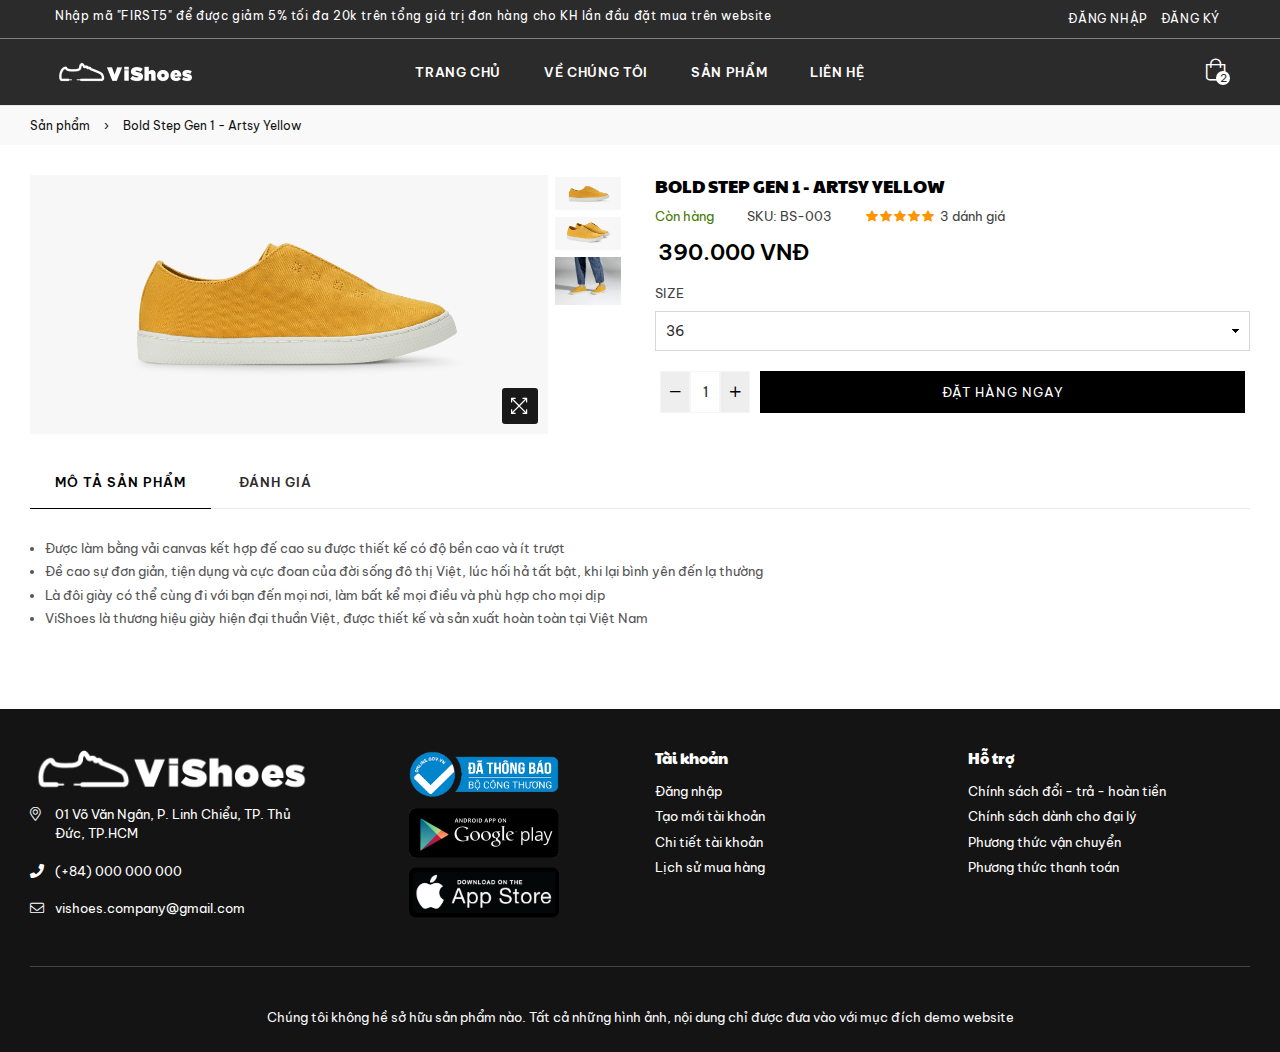
<file: product-3.html>
<!DOCTYPE html>
<html class="no-js" lang="en">

<head>
<meta http-equiv="Content-Type" content="text/html; charset=utf-8" />
<meta http-equiv="x-ua-compatible" content="ie=edge">
<title>Bold Step Gen 1 - Artsy Yellow</title>
<meta name="description" content="description">
<meta name="viewport" content="width=device-width, initial-scale=1">
<!-- Favicon -->
<link rel="shortcut icon" href="assets/images/favicon.png" />
<!-- Plugins CSS -->
<link rel="stylesheet" href="assets/css/plugins.css">
<!-- Bootstap CSS -->
<link rel="stylesheet" href="assets/css/bootstrap.min.css">
<!-- Main Style CSS -->
<link rel="stylesheet" href="assets/css/style.css">
<link rel="stylesheet" href="assets/css/responsive.css">
</head>
<body class="template-product template-product-right-thumb belle">
	<div class="pageWrapper">
    <!--Top Header-->
    <div class="top-header top-header-light">
        <div class="container-fluid">
            <div class="row">
            	<div class="col-10 col-sm-8 col-md-9 col-lg-8">
                    <p>Nhập mã "FIRST5" để được giảm 5% tối đa 20k trên tổng giá trị đơn hàng cho KH lần đầu đặt mua trên website</p>
                </div>
                <div class="col-2 col-sm-4 col-md-3 col-lg-4 text-right">
                	<span class="user-menu d-block d-lg-none"><i class="anm anm-user-al" aria-hidden="true"></i></span>
                    <ul class="customer-links list-inline">
                        <li><a href="login.html">Đăng nhập</a></li>
                        <li><a href="register.html">Đăng ký</a></li>
                    </ul>
                </div>
            </div>
        </div>
    </div>
    <!--End Top Header-->
    <div class="line"></div>
    <!--Header-->
    <div class="header-wrap animated d-flex nav-dark">
    	<div class="container-fluid">        
            <div class="row align-items-center">
            	<!--Desktop Logo-->
                <div class="logo col-md-2 col-lg-2 d-none d-lg-block">
                    <a href="index.html">
                    	<img src="assets/images/logo-white.png" alt="" title="" >
                    </a>
                </div>
                <!--End Desktop Logo-->
                <div class="col-2 col-sm-3 col-md-3 col-lg-8">
                	<div class="d-block d-lg-none">
                        <button type="button" class="btn--link site-header__menu js-mobile-nav-toggle mobile-nav--open">
                        	<i class="icon anm anm-times-l"></i>
                            <i class="anm anm-bars-r"></i>
                        </button>
                    </div>
                	<!--Desktop Menu-->
                	<nav class="grid__item" id="AccessibleNav"><!-- for mobile -->
                        <ul id="siteNav" class="site-nav medium center hidearrow">
                            <li class="lvl1"><a href="index.html">Trang chủ <i class="anm anm-angle-down-l"></i></a>
                            </li>
                            <li class="lvl1"><a href="about-us.html">Về chúng tôi <i class="anm anm-angle-down-l"></i></a>
                            </li>
                            <li class="lvl1"><a href="products.html">Sản phẩm <i class="anm anm-angle-down-l"></i></a>
                            </li>
                            <li class="lvl1"><a href="contact-us.html">Liên hệ <i class="anm anm-angle-down-l"></i></a>
                            </li>                    
                      </ul>
                    </nav>
                    <!--End Desktop Menu-->
                </div>
                <!--Mobile Logo-->
                <div class="col-6 col-sm-6 col-md-6 col-lg-2 d-block d-lg-none mobile-logo">
                	<div class="logo">
                        <a href="index.html">
                            <img src="assets/images/logo-white.png" alt="Belle Multipurpose Html Template" title="Belle Multipurpose Html Template" />
                        </a>
                    </div>
                </div>
                <!--End Mobile Logo-->
                
                <div class="col-4 col-sm-3 col-md-3 col-lg-2">
                    <!--Shopping Cart-->
                	<div class="site-cart">
                    	<a href="cart.html" class="site-header__cart">
                        	<i class="icon anm anm-bag-l"></i>
                            <span id="CartCount" class="site-header__cart-count" data-cart-render="item_count">2</span>
                        </a>
                    </div>
                    <!--End Shopping Cart-->
                </div>
        	</div>
        </div>
    </div>
    <!--End Header-->
    <!--Mobile Menu-->
    <div class="mobile-nav-wrapper" role="navigation">
		<div class="closemobileMenu"><i class="icon anm anm-times-l pull-right"></i> Đóng Menu</div>
        <ul id="MobileNav" class="mobile-nav">
        	<li class="lvl1"><a href="index.html">Trang chủ <i class="anm anm-plus-l"></i></a>
            </li>
            <li class="lvl1"><a href="about-us.html">Về chúng tôi <i class="anm anm-plus-l"></i></a>
            </li>
        	<li class="lvl1"><a href="products.html">Sản phẩm <i class="anm anm-plus-l"></i></a>
            </li>
            <li class="lvl1"><a href="contact-us.html">Liên hệ <i class="anm anm-plus-l"></i></a>
            </li>
        </ul>
	</div>
	<!--End Mobile Menu-->
        
        <!--Body Content-->
        <div id="page-content">
            <!--MainContent-->
            <div id="MainContent" class="main-content" role="main">
                <!--Breadcrumb-->
                <div class="bredcrumbWrap">
                    <div class="container breadcrumbs" role="navigation" aria-label="breadcrumbs">
                        <a href="products.html" title="Trở về trang Sản phẩm">Sản phẩm</a><span aria-hidden="true">›</span><span>Bold Step Gen 1 - Artsy Yellow</span>
                    </div>
                </div>
                <!--End Breadcrumb-->
                
                <div id="ProductSection-product-template" class="product-template__container prstyle1 container">
                    <!--product-single-->
                    <div class="product-single">
                        <div class="row">
                            <!--Product images-->
                            <div class="col-lg-6 col-md-6 col-sm-12 col-12">
                                <div class="product-details-img">
                                    <div class="zoompro-wrap product-zoom-right pl-20">
                                        <div class="zoompro-span">
                                            <img class="blur-up lazyload zoompro" data-zoom-image="assets/images/product-images/product-3-1.jpg" alt="" src="assets/images/product-images/product-3-1.jpg" />
                                        </div>
                                        <!--Product button-->
                                        <div class="product-buttons">
                                            <a href="#" class="btn prlightbox" title="Zoom"><i class="icon anm anm-expand-l-arrows" aria-hidden="true"></i></a>
                                        </div>
                                    </div>
                                    <!--Product Gallery-->
                                    <div class="lightboximages">
                                        <a href="assets/images/product-images/product-3-1.jpg" data-size="2000x1000"></a>
                                        <a href="assets/images/product-images/product-3-2.jpg" data-size="2000x1000"></a>
                                        <a href="assets/images/product-images/product-3-3.jpg" data-size="1488x1080"></a>
                                    </div>
                                    <!--Product Thumb-->
        							<div class="product-thumb">
                                        <div id="gallery" class="product-dec-slider-2 product-tab-left">
                                            <a data-image="assets/images/product-images/product-3-1.jpg" data-zoom-image="assets/images/product-images/product-3-1.jpg" class="slick-slide slick-cloned" data-slick-index="-4" aria-hidden="true" tabindex="-1">
                                                <img class="blur-up lazyload" src="assets/images/product-images/product-3-1.jpg" alt="" />
                                            </a>
                                            <a data-image="assets/images/product-images/product-3-2.jpg" data-zoom-image="assets/images/product-images/product-3-2.jpg" class="slick-slide slick-cloned" data-slick-index="-3" aria-hidden="true" tabindex="-1">
                                                <img class="blur-up lazyload" src="assets/images/product-images/product-3-2.jpg" alt="" />
                                            </a>
                                            <a data-image="assets/images/product-images/product-3-3.jpg" data-zoom-image="assets/images/product-images/product-3-3.jpg" class="slick-slide slick-cloned" data-slick-index="-2" aria-hidden="true" tabindex="-1">
                                                <img class="blur-up lazyload" src="assets/images/product-images/product-3-3.jpg" alt="" />
                                            </a>
                                        </div>
                                    </div>
                                </div>
                            </div>
                            <!--Product info-->
                            <div class="col-lg-6 col-md-6 col-sm-12 col-12">
                                <div class="product-single__meta">
                                    <h1 class="product-single__title">Bold Step Gen 1 - Artsy Yellow</h1>
                                    <div class="prInfoRow">
                                        <div class="product-stock"> <span class="instock ">Còn hàng</span> <span class="outstock hide">Hết hàng</span> </div>
                                        <div class="product-sku">SKU: <span class="variant-sku">BS-003</span></div>
                                        <div class="product-review"><a class="reviewLink" href="#tab2"><i class="font-13 fa fa-star"></i><i class="font-13 fa fa-star"></i><i class="font-13 fa fa-star"></i><i class="font-13 fa fa-star"></i><i class="font-13 fa fa-star"></i><span class="spr-badge-caption">3 dánh giá</span></a></div>
                                    </div>
                                    <p class="product-single__price product-single__price-product-template">
                                        <span class="visually-hidden">Giá chưa giảm</span>
                                        <span class="product-price__price product-price__price-product-template">
                                            <span id="ProductPrice-product-template"><span class="money">390.000 VNĐ</span></span>
                                        </span>
                                    </p>
                                <form method="post" action="#" id="product_form_10508262282" accept-charset="UTF-8" class="product-form product-form-product-template hidedropdown" enctype="multipart/form-data">
                                    <div class="swatch clearfix swatch-1 option2" data-option-index="1">
                                        <div class="selector-wrapper js product-form__item">
                                            <label for="SingleOptionSelector-1">Size</label>
                                            <select class="single-option-selector single-option-selector-product-template product-form__input selectbox selectbox-text" id="SingleOptionSelector-1" data-index="option2">
                                                <option value="36">36</option>
                                                <option value="37">37</option>
                                                <option value="38">38</option>
                                                <option value="39">39</option>
                                                <option value="40">40</option>
                                                <option value="41">41</option>
                                                <option value="42">42</option>
                                                <option value="43">43</option>
                                                <option value="44">44</option>
                                                <option value="45">45</option>
                                            </select>
                                        </div>
                                    </div>
                                </div>
                                    <!-- Product Action -->
                                    <div class="product-action clearfix">
                                        <div class="product-form__item--quantity">
                                            <div class="wrapQtyBtn">
                                                <div class="qtyField">
                                                    <a class="qtyBtn minus" href="javascript:void(0);"><i class="fa anm anm-minus-r" aria-hidden="true"></i></a>
                                                    <input type="text" id="Quantity" name="quantity" value="1" class="product-form__input qty qty-text">
                                                    <a class="qtyBtn plus" href="javascript:void(0);"><i class="fa anm anm-plus-r" aria-hidden="true"></i></a>
                                                </div>
                                            </div>
                                        </div>                                
                                        <div class="product-form__item--submit">
                                            <button type="button" name="add" class="btn product-form__cart-submit">
                                                <span id="AddToCartText-product-template">Đặt hàng ngay</span>
                                            </button>
                                        </div>
                                    </div>
                                    <!-- End Product Action -->
                                </form>
                            	</div>
                        	</div>
                    </div>
                    <!--End-product-single-->
                    <!--Product Tabs-->
                    <div class="tabs-listing">
                        <ul class="product-tabs">
                            <li rel="tab1"><a class="tablink">Mô tả sản phẩm</a></li>
                            <li rel="tab2"><a class="tablink">Đánh giá</a></li>
                        </ul>
                        <div class="tab-container">
                            <!--Product Description-->
                            <div id="tab1" class="tab-content">
                                <div class="product-description rte">
                                    <ul>
                                      <li>Được làm bằng vải canvas kết hợp đế cao su được thiết kế có độ bền cao và ít trượt</li>
                                      <li>Đề cao sự đơn giản, tiện dụng và cực đoan của đời sống đô thị Việt, lúc hối hả tất bật, khi lại bình yên đến lạ thường</li>
                                      <li>Là đôi giày có thể cùng đi với bạn đến mọi nơi, làm bất kể mọi điều và phù hợp cho mọi dịp</li>
                                      <li>ViShoes là thương hiệu giày hiện đại thuần Việt, được thiết kế và sản xuất hoàn toàn tại Việt Nam</li>
                                    </ul>
                                </div>
                            </div>
                            <!--Product reviews-->
                            <div id="tab2" class="tab-content">
                                <div id="shopify-product-reviews">
                                    <div class="spr-container">
                                        <div class="spr-header clearfix">
                                            <div class="spr-summary">
                                                <span class="product-review"><a class="reviewLink"><i class="font-13 fa fa-star"></i><i class="font-13 fa fa-star"></i><i class="font-13 fa fa-star"></i><i class="font-13 fa fa-star"></i><i class="font-13 fa fa-star"></i> </a><span class="spr-summary-actions-togglereviews">3 đánh giá</span></span>
                                                <span class="spr-summary-actions">
                                                    <a href="#" class="spr-summary-actions-newreview btn">Đánh giá - nhận xét của khách hàng</a>
                                                </span>
                                            </div>
                                        </div>
                                        <div class="spr-content">
                                            <div class="spr-form clearfix">
                                                <form method="post" action="#" id="new-review-form" class="new-review-form">
                                                    <h3 class="spr-form-title">Viết đánh giá</h3>
                                                    <fieldset class="spr-form-contact">
                                                        <div class="spr-form-contact-name">
                                                          <label class="spr-form-label" for="review_author_10508262282">Tên của bạn</label>
                                                          <input class="spr-form-input spr-form-input-text " id="review_author_10508262282" type="text" name="review[author]" value="" placeholder="Điền tên của bạn">
                                                        </div>
                                                        <div class="spr-form-contact-email">
                                                          <label class="spr-form-label" for="review_email_10508262282">Email</label>
                                                          <input class="spr-form-input spr-form-input-email " id="review_email_10508262282" type="email" name="review[email]" value="" placeholder="nguyenvana@example.com">
                                                        </div>
                                                    </fieldset>
                                                    <fieldset class="spr-form-review">
                                                      <div class="spr-form-review-rating">
                                                        <label class="spr-form-label">Độ hài lòng</label>
                                                        <div class="spr-form-input spr-starrating">
                                                          <div class="product-review"><a class="reviewLink" href="#"><i class="fa fa-star-o"></i><i class="font-13 fa fa-star-o"></i><i class="font-13 fa fa-star-o"></i><i class="font-13 fa fa-star-o"></i><i class="font-13 fa fa-star-o"></i></a></div>
                                                        </div>
                                                      </div>
                                                
                                                      <div class="spr-form-review-title">
                                                        <label class="spr-form-label" for="review_title_10508262282">Tựa đề</label>
                                                        <input class="spr-form-input spr-form-input-text " id="review_title_10508262282" type="text" name="review[title]" value="" placeholder="Nhập tự đề của đánh giá">
                                                      </div>
                                                
                                                      <div class="spr-form-review-body">
                                                        <label class="spr-form-label" for="review_body_10508262282">Nội dung <span class="spr-form-review-body-charactersremaining">(1500)</span></label>
                                                        <div class="spr-form-input">
                                                          <textarea class="spr-form-input spr-form-input-textarea " id="review_body_10508262282" data-product-id="10508262282" name="review[body]" rows="10" placeholder="Nhập nội dung của đánh giá"></textarea>
                                                        </div>
                                                      </div>
                                                    </fieldset>
                                                    <fieldset class="spr-form-actions">
                                                        <input type="submit" class="spr-button spr-button-primary button button-primary btn btn-primary" value="Gửi đánh giá">
                                                    </fieldset>
                                                </form>
                                            </div>
                                            <div class="spr-reviews">
                                                <!--Review 1-->
                                                <div class="spr-review">
                                                    <div class="spr-review-header">
                                                        <span class="product-review spr-starratings spr-review-header-starratings"><span class="reviewLink"><i class="fa fa-star"></i><i class="font-13 fa fa-star"></i><i class="font-13 fa fa-star"></i><i class="font-13 fa fa-star"></i><i class="font-13 fa fa-star"></i></span></span>
                                                        <h3 class="spr-review-header-title">Cực kì hài lòng</h3>
                                                        <span class="spr-review-header-byline"><strong>Huỳnh Thị Tâm</strong> vào <strong>26/05/2021</strong></span>
                                                    </div>
                                                    <div class="spr-review-content">
                                                        <p class="spr-review-content-body">Chất vải và màu sắc rất đẹp. Giày mang êm và dễ chịu. Giao hàng nhanh.</p>
                                                    </div>
                                                </div>
                                                <!--Review 2-->
                                                <div class="spr-review">
                                                  <div class="spr-review-header">
                                                    <span class="product-review spr-starratings spr-review-header-starratings"><span class="reviewLink"><i class="fa fa-star"></i><i class="font-13 fa fa-star"></i><i class="font-13 fa fa-star"></i><i class="font-13 fa fa-star"></i><i class="font-13 fa fa-star"></i></span></span>
                                                    <h3 class="spr-review-header-title">Giày êm</h3>
                                                    <span class="spr-review-header-byline"><strong>Thảo Phạm</strong> vào <strong>01/06/2021</strong></span>
                                                  </div>
                                            
                                                  <div class="spr-review-content">
                                                    <p class="spr-review-content-body">Giày đẹp, êm và tiện lợi, dễ mang. Thích hợp mang đi làm và đi chơi. Order đôi thứ 2 để ủng hộ brand.
                                                    </p>
                                                  </div>
                                                </div>
                                                <!--Review 3-->
                                                <div class="spr-review">
                                                  <div class="spr-review-header">
                                                    <span class="product-review spr-starratings spr-review-header-starratings"><span class="reviewLink"><i class="fa fa-star"></i><i class="font-13 fa fa-star"></i><i class="font-13 fa fa-star"></i><i class="font-13 fa fa-star"></i><i class="font-13 fa fa-star"></i></span></span>
                                                    <h3 class="spr-review-header-title">Được tặng kèm quà</h3>
                                                    <span class="spr-review-header-byline"><strong>quoctri1905</strong> vào <strong>13/06/2021</strong></span>
                                                  </div>
                                            
                                                  <div class="spr-review-content">
                                                    <p class="spr-review-content-body">- Giày đẹp, thích cái đế dã man <br> - Được tặng vớ và móc khóa <br> - Mang thử rất êm <br> - Giao hàng cuối tuần vẫn rất nhanh</p>
                                                  </div>
                                                </div>
                                            </div>
                                        </div>
                                        </div>
                                    </div>
                                </div>
                        </div>
                    </div>
                    <!--End Product Tabs-->
                </div>
                <!--#ProductSection-product-template-->
            </div>
            <!--MainContent-->
        </div>
    	<!--End Body Content-->
    	</div>
    <!--Footer-->
    <footer id="footer">
        <div class="site-footer">
        	<div class="container">
     			<!--Footer Links-->
            	<div class="footer-top">
                	<div class="row">
                        <!--Column 1-->
                        <div class="col-12 col-sm-12 col-md-3 col-lg-3  footer-links">
                            <!-- LOGO -->
                            <a href="index.html"><img src="assets/images/logo-footer.png" alt="" width="300px"></a>
                            <!--Contact-->
                            <ul class="addressFooter">
                            	<li><i class="icon anm anm-map-marker-al"></i><p>01 Võ Văn Ngân, P. Linh Chiểu, TP. Thủ Đức, TP.HCM</p></li>
                                <li class="phone"><i class="icon anm anm-phone-s"></i><p>(+84) 000 000 000</p></li>
                                <li class="email"><i class="icon anm anm-envelope-l"></i><p>vishoes.company@gmail.com</p></li>
                            </ul>
                        </div>
                        <!--Column 2-->
                        <div class="col-12 col-sm-12 col-md-3 col-lg-3 footer-links text-center">
                            <ul>
                            	<li><a href="#"><img src="assets/images/footer-bo-cong-thuong.png" alt="" width="150px"></a></li>
                                <li><a href="#"><img src="assets/images/footer-gg-play.png" alt="" width="150px"></a></li>
                                <li><a href="#"><img src="assets/images/footer-appstore.png" alt="" width="150px"></a></li>
                            </ul>
                        </div>
                        <!--Column 3-->
                        <div class="col-12 col-sm-12 col-md-3 col-lg-3 footer-links">
                        	<h4 class="h4">Tài khoản</h4>
                            <ul>
                            	<li><a href="login.html">Đăng nhập</a></li>
                                <li><a href="register.html">Tạo mới tài khoản</a></li>
                                <li><a href="about-us.html">Chi tiết tài khoản</a></li>
                                <li><a href="#">Lịch sử mua hàng</a></li>
                            </ul>
                        </div>
                        <!--Column 4-->
                        <div class="col-12 col-sm-12 col-md-3 col-lg-3 footer-links">
                        	<h4 class="h4">Hỗ trợ</h4>
                            <ul>
                            	<li><a href="#">Chính sách đổi - trả - hoàn tiền</a></li>
                                <li><a href="#">Chính sách dành cho đại lý</a></li>
                                <li><a href="#">Phương thức vận chuyển</a></li>
                                <li><a href="#">Phương thức thanh toán</a></li>
                            </ul>
                        </div>
                    </div>
                </div>
                <!--End Footer Links-->
                <hr>
                <!--Disclaimer-->
                <div class="footer-bottom">
                	<div class="row  mt-3 y-3 d-flex">
                        <p class="mx-auto text-light">Chúng tôi không hề sở hữu sản phẩm nào. Tất cả những hình ảnh, nội dung chỉ được đưa vào với mục đích demo website</p>
                    </div>
                </div>
            </div>
        </div>
    </footer>
    <!--End Footer-->
    <!--Scoll Top-->
    <span id="site-scroll"><i class="icon anm anm-angle-up-r"></i></span>
    <!--End Scoll Top-->
    
     <!-- Including Jquery -->
     <script src="assets/js/vendor/jquery-3.3.1.min.js"></script>
     <script src="assets/js/vendor/jquery.cookie.js"></script>
     <script src="assets/js/vendor/modernizr-3.6.0.min.js"></script>
     <script src="assets/js/vendor/wow.min.js"></script>
     <!-- Including Javascript -->
     <script src="assets/js/bootstrap.min.js"></script>
     <script src="assets/js/plugins.js"></script>
     <script src="assets/js/popper.min.js"></script>
     <script src="assets/js/lazysizes.js"></script>
     <script src="assets/js/main.js"></script>
     <!-- Photoswipe Gallery -->
     <script src="assets/js/vendor/photoswipe.min.js"></script>
     <script src="assets/js/vendor/photoswipe-ui-default.min.js"></script>
     <script>
        $(function(){
            var $pswp = $('.pswp')[0],
                image = [],
                getItems = function() {
                    var items = [];
                    $('.lightboximages a').each(function() {
                        var $href   = $(this).attr('href'),
                            $size   = $(this).data('size').split('x'),
                            item = {
                                src : $href,
                                w: $size[0],
                                h: $size[1]
                            }
                            items.push(item);
                    });
                    return items;
                }
            var items = getItems();
        
            $.each(items, function(index, value) {
                image[index]     = new Image();
                image[index].src = value['src'];
            });
            $('.prlightbox').on('click', function (event) {
                event.preventDefault();
              
                var $index = $(".active-thumb").parent().attr('data-slick-index');
                $index++;
                $index = $index-1;
        
                var options = {
                    index: $index,
                    bgOpacity: 0.9,
                    showHideOpacity: true
                }
                var lightBox = new PhotoSwipe($pswp, PhotoSwipeUI_Default, items, options);
                lightBox.init();
            });
        });
        </script>
    </div>

    <!--Product Gallery button-->
	<div class="pswp" tabindex="-1" role="dialog" aria-hidden="true">
        	<div class="pswp__bg"></div>
            <div class="pswp__scroll-wrap"><div class="pswp__container"><div class="pswp__item"></div><div class="pswp__item"></div><div class="pswp__item"></div></div><div class="pswp__ui pswp__ui--hidden"><div class="pswp__top-bar"><div class="pswp__counter"></div><button class="pswp__button pswp__button--close" title="Close (Esc)"></button><button class="pswp__button pswp__button--fs" title="Toggle fullscreen"></button><button class="pswp__button pswp__button--zoom" title="Zoom in/out"></button><div class="pswp__preloader"><div class="pswp__preloader__icn"><div class="pswp__preloader__cut"><div class="pswp__preloader__donut"></div></div></div></div></div><div class="pswp__share-modal pswp__share-modal--hidden pswp__single-tap"><div class="pswp__share-tooltip"></div></div><button class="pswp__button pswp__button--arrow--left" title="Previous (arrow left)"></button><button class="pswp__button pswp__button--arrow--right" title="Next (arrow right)"></button><div class="pswp__caption"><div class="pswp__caption__center"></div></div></div></div></div>

</body>

</html>
</file>
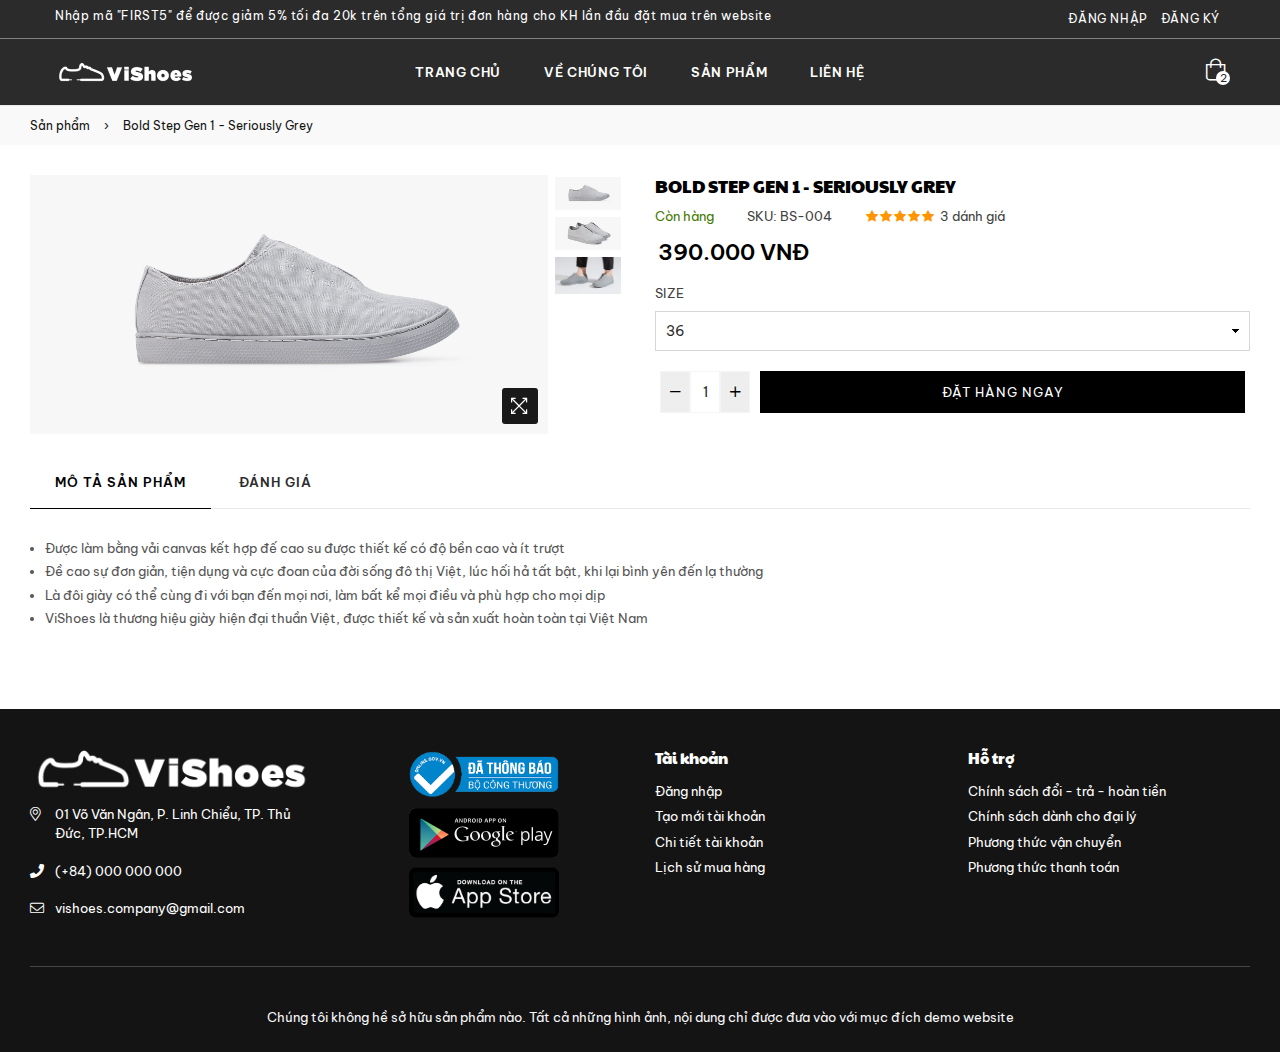
<file: product-4.html>
<!DOCTYPE html>
<html class="no-js" lang="en">

<head>
<meta http-equiv="Content-Type" content="text/html; charset=utf-8" />
<meta http-equiv="x-ua-compatible" content="ie=edge">
<title>Bold Step Gen 1 - Seriously Grey</title>
<meta name="description" content="description">
<meta name="viewport" content="width=device-width, initial-scale=1">
<!-- Favicon -->
<link rel="shortcut icon" href="assets/images/favicon.png" />
<!-- Plugins CSS -->
<link rel="stylesheet" href="assets/css/plugins.css">
<!-- Bootstap CSS -->
<link rel="stylesheet" href="assets/css/bootstrap.min.css">
<!-- Main Style CSS -->
<link rel="stylesheet" href="assets/css/style.css">
<link rel="stylesheet" href="assets/css/responsive.css">
</head>
<body class="template-product template-product-right-thumb belle">
	<div class="pageWrapper">
    <!--Top Header-->
    <div class="top-header top-header-light">
        <div class="container-fluid">
            <div class="row">
            	<div class="col-10 col-sm-8 col-md-9 col-lg-8">
                    <p>Nhập mã "FIRST5" để được giảm 5% tối đa 20k trên tổng giá trị đơn hàng cho KH lần đầu đặt mua trên website</p>
                </div>
                <div class="col-2 col-sm-4 col-md-3 col-lg-4 text-right">
                	<span class="user-menu d-block d-lg-none"><i class="anm anm-user-al" aria-hidden="true"></i></span>
                    <ul class="customer-links list-inline">
                        <li><a href="login.html">Đăng nhập</a></li>
                        <li><a href="register.html">Đăng ký</a></li>
                    </ul>
                </div>
            </div>
        </div>
    </div>
    <!--End Top Header-->
    <div class="line"></div>
    <!--Header-->
    <div class="header-wrap animated d-flex nav-dark">
    	<div class="container-fluid">        
            <div class="row align-items-center">
            	<!--Desktop Logo-->
                <div class="logo col-md-2 col-lg-2 d-none d-lg-block">
                    <a href="index.html">
                    	<img src="assets/images/logo-white.png" alt="" title="" >
                    </a>
                </div>
                <!--End Desktop Logo-->
                <div class="col-2 col-sm-3 col-md-3 col-lg-8">
                	<div class="d-block d-lg-none">
                        <button type="button" class="btn--link site-header__menu js-mobile-nav-toggle mobile-nav--open">
                        	<i class="icon anm anm-times-l"></i>
                            <i class="anm anm-bars-r"></i>
                        </button>
                    </div>
                	<!--Desktop Menu-->
                	<nav class="grid__item" id="AccessibleNav"><!-- for mobile -->
                        <ul id="siteNav" class="site-nav medium center hidearrow">
                            <li class="lvl1"><a href="index.html">Trang chủ <i class="anm anm-angle-down-l"></i></a>
                            </li>
                            <li class="lvl1"><a href="about-us.html">Về chúng tôi <i class="anm anm-angle-down-l"></i></a>
                            </li>
                            <li class="lvl1"><a href="products.html">Sản phẩm <i class="anm anm-angle-down-l"></i></a>
                            </li>
                            <li class="lvl1"><a href="contact-us.html">Liên hệ <i class="anm anm-angle-down-l"></i></a>
                            </li>                    
                      </ul>
                    </nav>
                    <!--End Desktop Menu-->
                </div>
                <!--Mobile Logo-->
                <div class="col-6 col-sm-6 col-md-6 col-lg-2 d-block d-lg-none mobile-logo">
                	<div class="logo">
                        <a href="index.html">
                            <img src="assets/images/logo-white.png" alt="Belle Multipurpose Html Template" title="Belle Multipurpose Html Template" />
                        </a>
                    </div>
                </div>
                <!--End Mobile Logo-->
                
                <div class="col-4 col-sm-3 col-md-3 col-lg-2">
                    <!--Shopping Cart-->
                	<div class="site-cart">
                    	<a href="cart.html" class="site-header__cart">
                        	<i class="icon anm anm-bag-l"></i>
                            <span id="CartCount" class="site-header__cart-count" data-cart-render="item_count">2</span>
                        </a>
                    </div>
                    <!--End Shopping Cart-->
                </div>
        	</div>
        </div>
    </div>
    <!--End Header-->
    <!--Mobile Menu-->
    <div class="mobile-nav-wrapper" role="navigation">
		<div class="closemobileMenu"><i class="icon anm anm-times-l pull-right"></i> Đóng Menu</div>
        <ul id="MobileNav" class="mobile-nav">
        	<li class="lvl1"><a href="index.html">Trang chủ <i class="anm anm-plus-l"></i></a>
            </li>
            <li class="lvl1"><a href="about-us.html">Về chúng tôi <i class="anm anm-plus-l"></i></a>
            </li>
        	<li class="lvl1"><a href="products.html">Sản phẩm <i class="anm anm-plus-l"></i></a>
            </li>
            <li class="lvl1"><a href="contact-us.html">Liên hệ <i class="anm anm-plus-l"></i></a>
            </li>
        </ul>
	</div>
	<!--End Mobile Menu-->
        
        <!--Body Content-->
        <div id="page-content">
            <!--MainContent-->
            <div id="MainContent" class="main-content" role="main">
                <!--Breadcrumb-->
                <div class="bredcrumbWrap">
                    <div class="container breadcrumbs" role="navigation" aria-label="breadcrumbs">
                        <a href="products.html" title="Trở về trang Sản phẩm">Sản phẩm</a><span aria-hidden="true">›</span><span>Bold Step Gen 1 - Seriously Grey</span>
                    </div>
                </div>
                <!--End Breadcrumb-->
                
                <div id="ProductSection-product-template" class="product-template__container prstyle1 container">
                    <!--product-single-->
                    <div class="product-single">
                        <div class="row">
                            <!--Product images-->
                            <div class="col-lg-6 col-md-6 col-sm-12 col-12">
                                <div class="product-details-img">
                                    <div class="zoompro-wrap product-zoom-right pl-20">
                                        <div class="zoompro-span">
                                            <img class="blur-up lazyload zoompro" data-zoom-image="assets/images/product-images/product-4-1.jpg" alt="" src="assets/images/product-images/product-4-1.jpg" />
                                        </div>
                                        <!--Product button-->
                                        <div class="product-buttons">
                                            <a href="#" class="btn prlightbox" title="Zoom"><i class="icon anm anm-expand-l-arrows" aria-hidden="true"></i></a>
                                        </div>
                                    </div>
                                    <!--Product Gallery-->
                                    <div class="lightboximages">
                                        <a href="assets/images/product-images/product-4-1.jpg" data-size="2000x1000"></a>
                                        <a href="assets/images/product-images/product-4-2.jpg" data-size="2000x1000"></a>
                                        <a href="assets/images/product-images/product-4-3.jpg" data-size="1200x675"></a>
                                    </div>
                                    <!--Product Thumb-->
        							<div class="product-thumb">
                                        <div id="gallery" class="product-dec-slider-2 product-tab-left">
                                            <a data-image="assets/images/product-images/product-4-1.jpg" data-zoom-image="assets/images/product-images/product-4-1.jpg" class="slick-slide slick-cloned" data-slick-index="-4" aria-hidden="true" tabindex="-1">
                                                <img class="blur-up lazyload" src="assets/images/product-images/product-4-1.jpg" alt="" />
                                            </a>
                                            <a data-image="assets/images/product-images/product-4-2.jpg" data-zoom-image="assets/images/product-images/product-4-2.jpg" class="slick-slide slick-cloned" data-slick-index="-3" aria-hidden="true" tabindex="-1">
                                                <img class="blur-up lazyload" src="assets/images/product-images/product-4-2.jpg" alt="" />
                                            </a>
                                            <a data-image="assets/images/product-images/product-4-3.jpg" data-zoom-image="assets/images/product-images/product-4-3.jpg" class="slick-slide slick-cloned" data-slick-index="-2" aria-hidden="true" tabindex="-1">
                                                <img class="blur-up lazyload" src="assets/images/product-images/product-4-3.jpg" alt="" />
                                            </a>
                                        </div>
                                    </div>
                                </div>
                            </div>
                            <!--Product info-->
                            <div class="col-lg-6 col-md-6 col-sm-12 col-12">
                                <div class="product-single__meta">
                                    <h1 class="product-single__title">Bold Step Gen 1 - Seriously Grey</h1>
                                    <div class="prInfoRow">
                                        <div class="product-stock"> <span class="instock ">Còn hàng</span> <span class="outstock hide">Hết hàng</span> </div>
                                        <div class="product-sku">SKU: <span class="variant-sku">BS-004</span></div>
                                        <div class="product-review"><a class="reviewLink" href="#tab2"><i class="font-13 fa fa-star"></i><i class="font-13 fa fa-star"></i><i class="font-13 fa fa-star"></i><i class="font-13 fa fa-star"></i><i class="font-13 fa fa-star"></i><span class="spr-badge-caption">3 dánh giá</span></a></div>
                                    </div>
                                    <p class="product-single__price product-single__price-product-template">
                                        <span class="visually-hidden">Giá chưa giảm</span>
                                        <span class="product-price__price product-price__price-product-template">
                                            <span id="ProductPrice-product-template"><span class="money">390.000 VNĐ</span></span>
                                        </span>
                                    </p>
                                <form method="post" action="#" id="product_form_10508262282" accept-charset="UTF-8" class="product-form product-form-product-template hidedropdown" enctype="multipart/form-data">
                                    <div class="swatch clearfix swatch-1 option2" data-option-index="1">
                                        <div class="selector-wrapper js product-form__item">
                                            <label for="SingleOptionSelector-1">Size</label>
                                            <select class="single-option-selector single-option-selector-product-template product-form__input selectbox selectbox-text" id="SingleOptionSelector-1" data-index="option2">
                                                <option value="36">36</option>
                                                <option value="37">37</option>
                                                <option value="38">38</option>
                                                <option value="39">39</option>
                                                <option value="40">40</option>
                                                <option value="41">41</option>
                                                <option value="42">42</option>
                                                <option value="43">43</option>
                                                <option value="44">44</option>
                                                <option value="45">45</option>
                                            </select>
                                        </div>
                                    </div>
                                </div>
                                    <!-- Product Action -->
                                    <div class="product-action clearfix">
                                        <div class="product-form__item--quantity">
                                            <div class="wrapQtyBtn">
                                                <div class="qtyField">
                                                    <a class="qtyBtn minus" href="javascript:void(0);"><i class="fa anm anm-minus-r" aria-hidden="true"></i></a>
                                                    <input type="text" id="Quantity" name="quantity" value="1" class="product-form__input qty qty-text">
                                                    <a class="qtyBtn plus" href="javascript:void(0);"><i class="fa anm anm-plus-r" aria-hidden="true"></i></a>
                                                </div>
                                            </div>
                                        </div>                                
                                        <div class="product-form__item--submit">
                                            <button type="button" name="add" class="btn product-form__cart-submit">
                                                <span id="AddToCartText-product-template">Đặt hàng ngay</span>
                                            </button>
                                        </div>
                                    </div>
                                    <!-- End Product Action -->
                                </form>
                            	</div>
                        	</div>
                    </div>
                    <!--End-product-single-->
                    <!--Product Tabs-->
                    <div class="tabs-listing">
                        <ul class="product-tabs">
                            <li rel="tab1"><a class="tablink">Mô tả sản phẩm</a></li>
                            <li rel="tab2"><a class="tablink">Đánh giá</a></li>
                        </ul>
                        <div class="tab-container">
                            <!--Product Description-->
                            <div id="tab1" class="tab-content">
                                <div class="product-description rte">
                                    <ul>
                                      <li>Được làm bằng vải canvas kết hợp đế cao su được thiết kế có độ bền cao và ít trượt</li>
                                      <li>Đề cao sự đơn giản, tiện dụng và cực đoan của đời sống đô thị Việt, lúc hối hả tất bật, khi lại bình yên đến lạ thường</li>
                                      <li>Là đôi giày có thể cùng đi với bạn đến mọi nơi, làm bất kể mọi điều và phù hợp cho mọi dịp</li>
                                      <li>ViShoes là thương hiệu giày hiện đại thuần Việt, được thiết kế và sản xuất hoàn toàn tại Việt Nam</li>
                                    </ul>
                                </div>
                            </div>
                            <!--Product reviews-->
                            <div id="tab2" class="tab-content">
                                <div id="shopify-product-reviews">
                                    <div class="spr-container">
                                        <div class="spr-header clearfix">
                                            <div class="spr-summary">
                                                <span class="product-review"><a class="reviewLink"><i class="font-13 fa fa-star"></i><i class="font-13 fa fa-star"></i><i class="font-13 fa fa-star"></i><i class="font-13 fa fa-star"></i><i class="font-13 fa fa-star"></i> </a><span class="spr-summary-actions-togglereviews">3 đánh giá</span></span>
                                                <span class="spr-summary-actions">
                                                    <a href="#" class="spr-summary-actions-newreview btn">Đánh giá - nhận xét của khách hàng</a>
                                                </span>
                                            </div>
                                        </div>
                                        <div class="spr-content">
                                            <div class="spr-form clearfix">
                                                <form method="post" action="#" id="new-review-form" class="new-review-form">
                                                    <h3 class="spr-form-title">Viết đánh giá</h3>
                                                    <fieldset class="spr-form-contact">
                                                        <div class="spr-form-contact-name">
                                                          <label class="spr-form-label" for="review_author_10508262282">Tên của bạn</label>
                                                          <input class="spr-form-input spr-form-input-text " id="review_author_10508262282" type="text" name="review[author]" value="" placeholder="Điền tên của bạn">
                                                        </div>
                                                        <div class="spr-form-contact-email">
                                                          <label class="spr-form-label" for="review_email_10508262282">Email</label>
                                                          <input class="spr-form-input spr-form-input-email " id="review_email_10508262282" type="email" name="review[email]" value="" placeholder="nguyenvana@example.com">
                                                        </div>
                                                    </fieldset>
                                                    <fieldset class="spr-form-review">
                                                      <div class="spr-form-review-rating">
                                                        <label class="spr-form-label">Độ hài lòng</label>
                                                        <div class="spr-form-input spr-starrating">
                                                          <div class="product-review"><a class="reviewLink" href="#"><i class="fa fa-star-o"></i><i class="font-13 fa fa-star-o"></i><i class="font-13 fa fa-star-o"></i><i class="font-13 fa fa-star-o"></i><i class="font-13 fa fa-star-o"></i></a></div>
                                                        </div>
                                                      </div>
                                                
                                                      <div class="spr-form-review-title">
                                                        <label class="spr-form-label" for="review_title_10508262282">Tựa đề</label>
                                                        <input class="spr-form-input spr-form-input-text " id="review_title_10508262282" type="text" name="review[title]" value="" placeholder="Nhập tự đề của đánh giá">
                                                      </div>
                                                
                                                      <div class="spr-form-review-body">
                                                        <label class="spr-form-label" for="review_body_10508262282">Nội dung <span class="spr-form-review-body-charactersremaining">(1500)</span></label>
                                                        <div class="spr-form-input">
                                                          <textarea class="spr-form-input spr-form-input-textarea " id="review_body_10508262282" data-product-id="10508262282" name="review[body]" rows="10" placeholder="Nhập nội dung của đánh giá"></textarea>
                                                        </div>
                                                      </div>
                                                    </fieldset>
                                                    <fieldset class="spr-form-actions">
                                                        <input type="submit" class="spr-button spr-button-primary button button-primary btn btn-primary" value="Gửi đánh giá">
                                                    </fieldset>
                                                </form>
                                            </div>
                                            <div class="spr-reviews">
                                                <!--Review 1-->
                                                <div class="spr-review">
                                                    <div class="spr-review-header">
                                                        <span class="product-review spr-starratings spr-review-header-starratings"><span class="reviewLink"><i class="fa fa-star"></i><i class="font-13 fa fa-star"></i><i class="font-13 fa fa-star"></i><i class="font-13 fa fa-star"></i><i class="font-13 fa fa-star"></i></span></span>
                                                        <h3 class="spr-review-header-title">Cực kì hài lòng</h3>
                                                        <span class="spr-review-header-byline"><strong>Huỳnh Thị Tâm</strong> vào <strong>26/05/2021</strong></span>
                                                    </div>
                                                    <div class="spr-review-content">
                                                        <p class="spr-review-content-body">Chất vải và màu sắc rất đẹp. Giày mang êm và dễ chịu. Giao hàng nhanh.</p>
                                                    </div>
                                                </div>
                                                <!--Review 2-->
                                                <div class="spr-review">
                                                  <div class="spr-review-header">
                                                    <span class="product-review spr-starratings spr-review-header-starratings"><span class="reviewLink"><i class="fa fa-star"></i><i class="font-13 fa fa-star"></i><i class="font-13 fa fa-star"></i><i class="font-13 fa fa-star"></i><i class="font-13 fa fa-star"></i></span></span>
                                                    <h3 class="spr-review-header-title">Giày êm</h3>
                                                    <span class="spr-review-header-byline"><strong>Thảo Phạm</strong> vào <strong>01/06/2021</strong></span>
                                                  </div>
                                            
                                                  <div class="spr-review-content">
                                                    <p class="spr-review-content-body">Giày đẹp, êm và tiện lợi, dễ mang. Thích hợp mang đi làm và đi chơi. Order đôi thứ 2 để ủng hộ brand.
                                                    </p>
                                                  </div>
                                                </div>
                                                <!--Review 3-->
                                                <div class="spr-review">
                                                  <div class="spr-review-header">
                                                    <span class="product-review spr-starratings spr-review-header-starratings"><span class="reviewLink"><i class="fa fa-star"></i><i class="font-13 fa fa-star"></i><i class="font-13 fa fa-star"></i><i class="font-13 fa fa-star"></i><i class="font-13 fa fa-star"></i></span></span>
                                                    <h3 class="spr-review-header-title">Được tặng kèm quà</h3>
                                                    <span class="spr-review-header-byline"><strong>quoctri1905</strong> vào <strong>13/06/2021</strong></span>
                                                  </div>
                                            
                                                  <div class="spr-review-content">
                                                    <p class="spr-review-content-body">- Giày đẹp, thích cái đế dã man <br> - Được tặng vớ và móc khóa <br> - Mang thử rất êm <br> - Giao hàng cuối tuần vẫn rất nhanh</p>
                                                  </div>
                                                </div>
                                            </div>
                                        </div>
                                        </div>
                                    </div>
                                </div>
                        </div>
                    </div>
                    <!--End Product Tabs-->
                </div>
                <!--#ProductSection-product-template-->
            </div>
            <!--MainContent-->
        </div>
    	<!--End Body Content-->
    	</div>
    <!--Footer-->
    <footer id="footer">
        <div class="site-footer">
        	<div class="container">
     			<!--Footer Links-->
            	<div class="footer-top">
                	<div class="row">
                        <!--Column 1-->
                        <div class="col-12 col-sm-12 col-md-3 col-lg-3  footer-links">
                            <!-- LOGO -->
                            <a href="index.html"><img src="assets/images/logo-footer.png" alt="" width="300px"></a>
                            <!--Contact-->
                            <ul class="addressFooter">
                            	<li><i class="icon anm anm-map-marker-al"></i><p>01 Võ Văn Ngân, P. Linh Chiểu, TP. Thủ Đức, TP.HCM</p></li>
                                <li class="phone"><i class="icon anm anm-phone-s"></i><p>(+84) 000 000 000</p></li>
                                <li class="email"><i class="icon anm anm-envelope-l"></i><p>vishoes.company@gmail.com</p></li>
                            </ul>
                        </div>
                        <!--Column 2-->
                        <div class="col-12 col-sm-12 col-md-3 col-lg-3 footer-links text-center">
                            <ul>
                            	<li><a href="#"><img src="assets/images/footer-bo-cong-thuong.png" alt="" width="150px"></a></li>
                                <li><a href="#"><img src="assets/images/footer-gg-play.png" alt="" width="150px"></a></li>
                                <li><a href="#"><img src="assets/images/footer-appstore.png" alt="" width="150px"></a></li>
                            </ul>
                        </div>
                        <!--Column 3-->
                        <div class="col-12 col-sm-12 col-md-3 col-lg-3 footer-links">
                        	<h4 class="h4">Tài khoản</h4>
                            <ul>
                            	<li><a href="login.html">Đăng nhập</a></li>
                                <li><a href="register.html">Tạo mới tài khoản</a></li>
                                <li><a href="about-us.html">Chi tiết tài khoản</a></li>
                                <li><a href="#">Lịch sử mua hàng</a></li>
                            </ul>
                        </div>
                        <!--Column 4-->
                        <div class="col-12 col-sm-12 col-md-3 col-lg-3 footer-links">
                        	<h4 class="h4">Hỗ trợ</h4>
                            <ul>
                            	<li><a href="#">Chính sách đổi - trả - hoàn tiền</a></li>
                                <li><a href="#">Chính sách dành cho đại lý</a></li>
                                <li><a href="#">Phương thức vận chuyển</a></li>
                                <li><a href="#">Phương thức thanh toán</a></li>
                            </ul>
                        </div>
                    </div>
                </div>
                <!--End Footer Links-->
                <hr>
                <!--Disclaimer-->
                <div class="footer-bottom">
                	<div class="row  mt-3 y-3 d-flex">
                        <p class="mx-auto text-light">Chúng tôi không hề sở hữu sản phẩm nào. Tất cả những hình ảnh, nội dung chỉ được đưa vào với mục đích demo website</p>
                    </div>
                </div>
            </div>
        </div>
    </footer>
    <!--End Footer-->
    <!--Scoll Top-->
    <span id="site-scroll"><i class="icon anm anm-angle-up-r"></i></span>
    <!--End Scoll Top-->
    
     <!-- Including Jquery -->
     <script src="assets/js/vendor/jquery-3.3.1.min.js"></script>
     <script src="assets/js/vendor/jquery.cookie.js"></script>
     <script src="assets/js/vendor/modernizr-3.6.0.min.js"></script>
     <script src="assets/js/vendor/wow.min.js"></script>
     <!-- Including Javascript -->
     <script src="assets/js/bootstrap.min.js"></script>
     <script src="assets/js/plugins.js"></script>
     <script src="assets/js/popper.min.js"></script>
     <script src="assets/js/lazysizes.js"></script>
     <script src="assets/js/main.js"></script>
     <!-- Photoswipe Gallery -->
     <script src="assets/js/vendor/photoswipe.min.js"></script>
     <script src="assets/js/vendor/photoswipe-ui-default.min.js"></script>
     <script>
        $(function(){
            var $pswp = $('.pswp')[0],
                image = [],
                getItems = function() {
                    var items = [];
                    $('.lightboximages a').each(function() {
                        var $href   = $(this).attr('href'),
                            $size   = $(this).data('size').split('x'),
                            item = {
                                src : $href,
                                w: $size[0],
                                h: $size[1]
                            }
                            items.push(item);
                    });
                    return items;
                }
            var items = getItems();
        
            $.each(items, function(index, value) {
                image[index]     = new Image();
                image[index].src = value['src'];
            });
            $('.prlightbox').on('click', function (event) {
                event.preventDefault();
              
                var $index = $(".active-thumb").parent().attr('data-slick-index');
                $index++;
                $index = $index-1;
        
                var options = {
                    index: $index,
                    bgOpacity: 0.9,
                    showHideOpacity: true
                }
                var lightBox = new PhotoSwipe($pswp, PhotoSwipeUI_Default, items, options);
                lightBox.init();
            });
        });
        </script>
    </div>

    <!--Product Gallery button-->
	<div class="pswp" tabindex="-1" role="dialog" aria-hidden="true">
        	<div class="pswp__bg"></div>
            <div class="pswp__scroll-wrap"><div class="pswp__container"><div class="pswp__item"></div><div class="pswp__item"></div><div class="pswp__item"></div></div><div class="pswp__ui pswp__ui--hidden"><div class="pswp__top-bar"><div class="pswp__counter"></div><button class="pswp__button pswp__button--close" title="Close (Esc)"></button><button class="pswp__button pswp__button--fs" title="Toggle fullscreen"></button><button class="pswp__button pswp__button--zoom" title="Zoom in/out"></button><div class="pswp__preloader"><div class="pswp__preloader__icn"><div class="pswp__preloader__cut"><div class="pswp__preloader__donut"></div></div></div></div></div><div class="pswp__share-modal pswp__share-modal--hidden pswp__single-tap"><div class="pswp__share-tooltip"></div></div><button class="pswp__button pswp__button--arrow--left" title="Previous (arrow left)"></button><button class="pswp__button pswp__button--arrow--right" title="Next (arrow right)"></button><div class="pswp__caption"><div class="pswp__caption__center"></div></div></div></div></div>

</body>

</html>
</file>
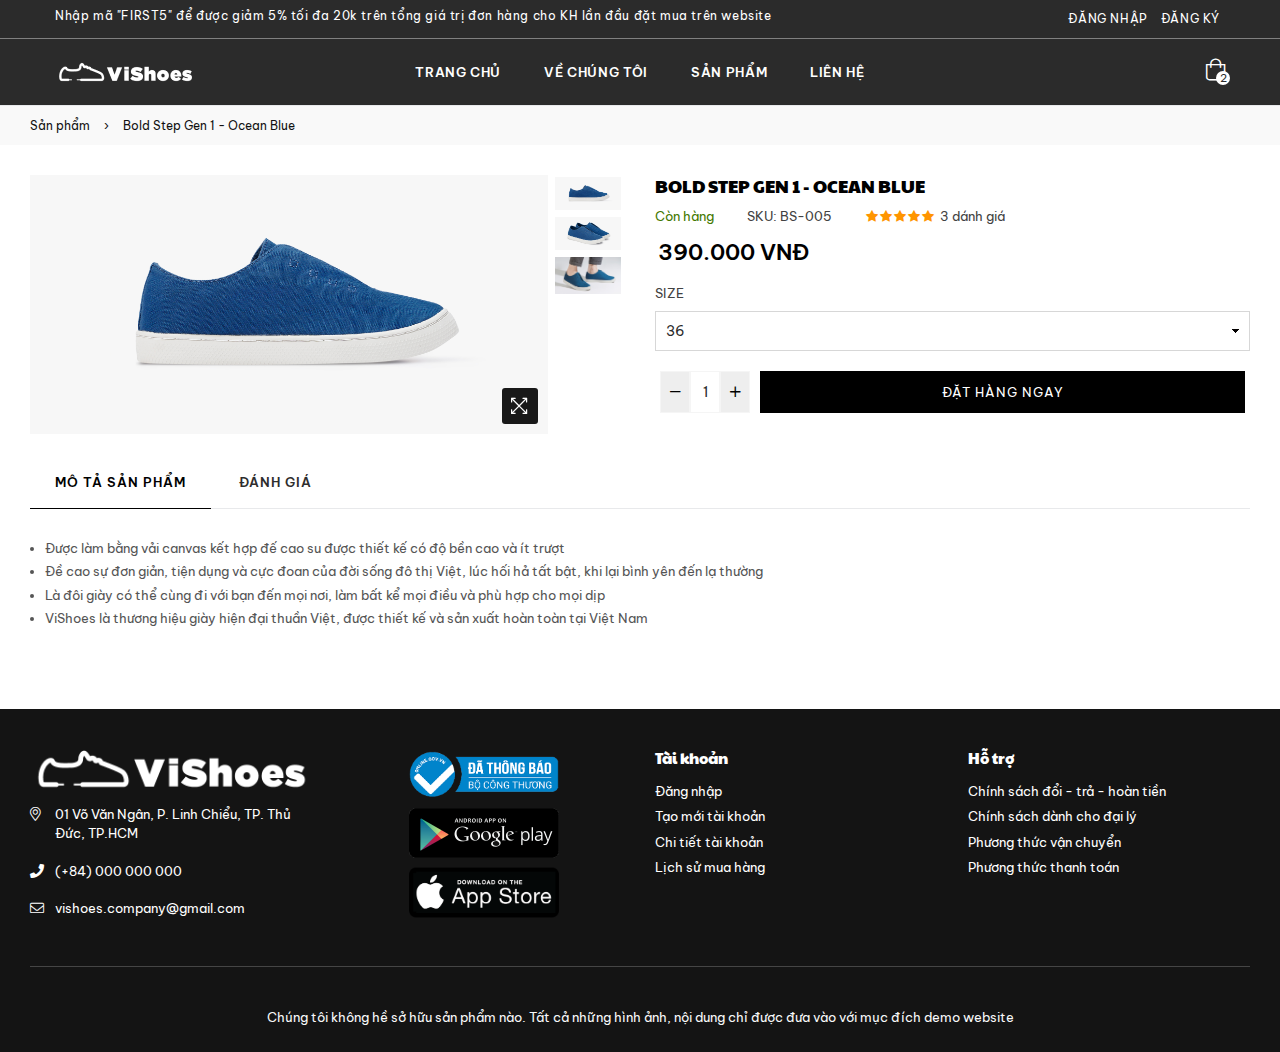
<file: product-5.html>
<!DOCTYPE html>
<html class="no-js" lang="en">

<head>
<meta http-equiv="Content-Type" content="text/html; charset=utf-8" />
<meta http-equiv="x-ua-compatible" content="ie=edge">
<title>Bold Step Gen 1 - Ocean Blue</title>
<meta name="description" content="description">
<meta name="viewport" content="width=device-width, initial-scale=1">
<!-- Favicon -->
<link rel="shortcut icon" href="assets/images/favicon.png" />
<!-- Plugins CSS -->
<link rel="stylesheet" href="assets/css/plugins.css">
<!-- Bootstap CSS -->
<link rel="stylesheet" href="assets/css/bootstrap.min.css">
<!-- Main Style CSS -->
<link rel="stylesheet" href="assets/css/style.css">
<link rel="stylesheet" href="assets/css/responsive.css">
</head>
<body class="template-product template-product-right-thumb belle">
	<div class="pageWrapper">
    <!--Top Header-->
    <div class="top-header top-header-light">
        <div class="container-fluid">
            <div class="row">
            	<div class="col-10 col-sm-8 col-md-9 col-lg-8">
                    <p>Nhập mã "FIRST5" để được giảm 5% tối đa 20k trên tổng giá trị đơn hàng cho KH lần đầu đặt mua trên website</p>
                </div>
                <div class="col-2 col-sm-4 col-md-3 col-lg-4 text-right">
                	<span class="user-menu d-block d-lg-none"><i class="anm anm-user-al" aria-hidden="true"></i></span>
                    <ul class="customer-links list-inline">
                        <li><a href="login.html">Đăng nhập</a></li>
                        <li><a href="register.html">Đăng ký</a></li>
                    </ul>
                </div>
            </div>
        </div>
    </div>
    <!--End Top Header-->
    <div class="line"></div>
    <!--Header-->
    <div class="header-wrap animated d-flex nav-dark">
    	<div class="container-fluid">        
            <div class="row align-items-center">
            	<!--Desktop Logo-->
                <div class="logo col-md-2 col-lg-2 d-none d-lg-block">
                    <a href="index.html">
                    	<img src="assets/images/logo-white.png" alt="" title="" >
                    </a>
                </div>
                <!--End Desktop Logo-->
                <div class="col-2 col-sm-3 col-md-3 col-lg-8">
                	<div class="d-block d-lg-none">
                        <button type="button" class="btn--link site-header__menu js-mobile-nav-toggle mobile-nav--open">
                        	<i class="icon anm anm-times-l"></i>
                            <i class="anm anm-bars-r"></i>
                        </button>
                    </div>
                	<!--Desktop Menu-->
                	<nav class="grid__item" id="AccessibleNav"><!-- for mobile -->
                        <ul id="siteNav" class="site-nav medium center hidearrow">
                            <li class="lvl1"><a href="index.html">Trang chủ <i class="anm anm-angle-down-l"></i></a>
                            </li>
                            <li class="lvl1"><a href="about-us.html">Về chúng tôi <i class="anm anm-angle-down-l"></i></a>
                            </li>
                            <li class="lvl1"><a href="products.html">Sản phẩm <i class="anm anm-angle-down-l"></i></a>
                            </li>
                            <li class="lvl1"><a href="contact-us.html">Liên hệ <i class="anm anm-angle-down-l"></i></a>
                            </li>                    
                      </ul>
                    </nav>
                    <!--End Desktop Menu-->
                </div>
                <!--Mobile Logo-->
                <div class="col-6 col-sm-6 col-md-6 col-lg-2 d-block d-lg-none mobile-logo">
                	<div class="logo">
                        <a href="index.html">
                            <img src="assets/images/logo-white.png" alt="Belle Multipurpose Html Template" title="Belle Multipurpose Html Template" />
                        </a>
                    </div>
                </div>
                <!--End Mobile Logo-->
                
                <div class="col-4 col-sm-3 col-md-3 col-lg-2">
                    <!--Shopping Cart-->
                	<div class="site-cart">
                    	<a href="cart.html" class="site-header__cart">
                        	<i class="icon anm anm-bag-l"></i>
                            <span id="CartCount" class="site-header__cart-count" data-cart-render="item_count">2</span>
                        </a>
                    </div>
                    <!--End Shopping Cart-->
                </div>
        	</div>
        </div>
    </div>
    <!--End Header-->
    <!--Mobile Menu-->
    <div class="mobile-nav-wrapper" role="navigation">
		<div class="closemobileMenu"><i class="icon anm anm-times-l pull-right"></i> Đóng Menu</div>
        <ul id="MobileNav" class="mobile-nav">
        	<li class="lvl1"><a href="index.html">Trang chủ <i class="anm anm-plus-l"></i></a>
            </li>
            <li class="lvl1"><a href="about-us.html">Về chúng tôi <i class="anm anm-plus-l"></i></a>
            </li>
        	<li class="lvl1"><a href="products.html">Sản phẩm <i class="anm anm-plus-l"></i></a>
            </li>
            <li class="lvl1"><a href="contact-us.html">Liên hệ <i class="anm anm-plus-l"></i></a>
            </li>
        </ul>
	</div>
	<!--End Mobile Menu-->
        
        <!--Body Content-->
        <div id="page-content">
            <!--MainContent-->
            <div id="MainContent" class="main-content" role="main">
                <!--Breadcrumb-->
                <div class="bredcrumbWrap">
                    <div class="container breadcrumbs" role="navigation" aria-label="breadcrumbs">
                        <a href="products.html" title="Trở về trang Sản phẩm">Sản phẩm</a><span aria-hidden="true">›</span><span>Bold Step Gen 1 - Ocean Blue</span>
                    </div>
                </div>
                <!--End Breadcrumb-->
                
                <div id="ProductSection-product-template" class="product-template__container prstyle1 container">
                    <!--product-single-->
                    <div class="product-single">
                        <div class="row">
                            <!--Product images-->
                            <div class="col-lg-6 col-md-6 col-sm-12 col-12">
                                <div class="product-details-img">
                                    <div class="zoompro-wrap product-zoom-right pl-20">
                                        <div class="zoompro-span">
                                            <img class="blur-up lazyload zoompro" data-zoom-image="assets/images/product-images/product-5-1.jpg" alt="" src="assets/images/product-images/product-5-1.jpg" />
                                        </div>
                                        <!--Product button-->
                                        <div class="product-buttons">
                                            <a href="#" class="btn prlightbox" title="Zoom"><i class="icon anm anm-expand-l-arrows" aria-hidden="true"></i></a>
                                        </div>
                                    </div>
                                    <!--Product Gallery-->
                                    <div class="lightboximages">
                                        <a href="assets/images/product-images/product-5-1.jpg" data-size="2000x1000"></a>
                                        <a href="assets/images/product-images/product-5-2.jpg" data-size="2000x1000"></a>
                                        <a href="assets/images/product-images/product-5-3.jpg" data-size="1200x675"></a>
                                    </div>
                                    <!--Product Thumb-->
        							<div class="product-thumb">
                                        <div id="gallery" class="product-dec-slider-2 product-tab-left">
                                            <a data-image="assets/images/product-images/product-5-1.jpg" data-zoom-image="assets/images/product-images/product-5-1.jpg" class="slick-slide slick-cloned" data-slick-index="-4" aria-hidden="true" tabindex="-1">
                                                <img class="blur-up lazyload" src="assets/images/product-images/product-5-1.jpg" alt="" />
                                            </a>
                                            <a data-image="assets/images/product-images/product-5-2.jpg" data-zoom-image="assets/images/product-images/product-5-2.jpg" class="slick-slide slick-cloned" data-slick-index="-3" aria-hidden="true" tabindex="-1">
                                                <img class="blur-up lazyload" src="assets/images/product-images/product-5-2.jpg" alt="" />
                                            </a>
                                            <a data-image="assets/images/product-images/product-5-3.jpg" data-zoom-image="assets/images/product-images/product-5-3.jpg" class="slick-slide slick-cloned" data-slick-index="-2" aria-hidden="true" tabindex="-1">
                                                <img class="blur-up lazyload" src="assets/images/product-images/product-5-3.jpg" alt="" />
                                            </a>
                                        </div>
                                    </div>
                                </div>
                            </div>
                            <!--Product info-->
                            <div class="col-lg-6 col-md-6 col-sm-12 col-12">
                                <div class="product-single__meta">
                                    <h1 class="product-single__title">Bold Step Gen 1 - Ocean Blue</h1>
                                    <div class="prInfoRow">
                                        <div class="product-stock"> <span class="instock ">Còn hàng</span> <span class="outstock hide">Hết hàng</span> </div>
                                        <div class="product-sku">SKU: <span class="variant-sku">BS-005</span></div>
                                        <div class="product-review"><a class="reviewLink" href="#tab2"><i class="font-13 fa fa-star"></i><i class="font-13 fa fa-star"></i><i class="font-13 fa fa-star"></i><i class="font-13 fa fa-star"></i><i class="font-13 fa fa-star"></i><span class="spr-badge-caption">3 dánh giá</span></a></div>
                                    </div>
                                    <p class="product-single__price product-single__price-product-template">
                                        <span class="visually-hidden">Giá chưa giảm</span>
                                        <span class="product-price__price product-price__price-product-template">
                                            <span id="ProductPrice-product-template"><span class="money">390.000 VNĐ</span></span>
                                        </span>
                                    </p>
                                <form method="post" action="#" id="product_form_10508262282" accept-charset="UTF-8" class="product-form product-form-product-template hidedropdown" enctype="multipart/form-data">
                                    <div class="swatch clearfix swatch-1 option2" data-option-index="1">
                                        <div class="selector-wrapper js product-form__item">
                                            <label for="SingleOptionSelector-1">Size</label>
                                            <select class="single-option-selector single-option-selector-product-template product-form__input selectbox selectbox-text" id="SingleOptionSelector-1" data-index="option2">
                                                <option value="36">36</option>
                                                <option value="37">37</option>
                                                <option value="38">38</option>
                                                <option value="39">39</option>
                                                <option value="40">40</option>
                                                <option value="41">41</option>
                                                <option value="42">42</option>
                                                <option value="43">43</option>
                                                <option value="44">44</option>
                                                <option value="45">45</option>
                                            </select>
                                        </div>
                                    </div>
                                </div>
                                    <!-- Product Action -->
                                    <div class="product-action clearfix">
                                        <div class="product-form__item--quantity">
                                            <div class="wrapQtyBtn">
                                                <div class="qtyField">
                                                    <a class="qtyBtn minus" href="javascript:void(0);"><i class="fa anm anm-minus-r" aria-hidden="true"></i></a>
                                                    <input type="text" id="Quantity" name="quantity" value="1" class="product-form__input qty qty-text">
                                                    <a class="qtyBtn plus" href="javascript:void(0);"><i class="fa anm anm-plus-r" aria-hidden="true"></i></a>
                                                </div>
                                            </div>
                                        </div>                                
                                        <div class="product-form__item--submit">
                                            <button type="button" name="add" class="btn product-form__cart-submit">
                                                <span id="AddToCartText-product-template">Đặt hàng ngay</span>
                                            </button>
                                        </div>
                                    </div>
                                    <!-- End Product Action -->
                                </form>
                            	</div>
                        	</div>
                    </div>
                    <!--End-product-single-->
                    <!--Product Tabs-->
                    <div class="tabs-listing">
                        <ul class="product-tabs">
                            <li rel="tab1"><a class="tablink">Mô tả sản phẩm</a></li>
                            <li rel="tab2"><a class="tablink">Đánh giá</a></li>
                        </ul>
                        <div class="tab-container">
                            <!--Product Description-->
                            <div id="tab1" class="tab-content">
                                <div class="product-description rte">
                                    <ul>
                                      <li>Được làm bằng vải canvas kết hợp đế cao su được thiết kế có độ bền cao và ít trượt</li>
                                      <li>Đề cao sự đơn giản, tiện dụng và cực đoan của đời sống đô thị Việt, lúc hối hả tất bật, khi lại bình yên đến lạ thường</li>
                                      <li>Là đôi giày có thể cùng đi với bạn đến mọi nơi, làm bất kể mọi điều và phù hợp cho mọi dịp</li>
                                      <li>ViShoes là thương hiệu giày hiện đại thuần Việt, được thiết kế và sản xuất hoàn toàn tại Việt Nam</li>
                                    </ul>
                                </div>
                            </div>
                            <!--Product reviews-->
                            <div id="tab2" class="tab-content">
                                <div id="shopify-product-reviews">
                                    <div class="spr-container">
                                        <div class="spr-header clearfix">
                                            <div class="spr-summary">
                                                <span class="product-review"><a class="reviewLink"><i class="font-13 fa fa-star"></i><i class="font-13 fa fa-star"></i><i class="font-13 fa fa-star"></i><i class="font-13 fa fa-star"></i><i class="font-13 fa fa-star"></i> </a><span class="spr-summary-actions-togglereviews">3 đánh giá</span></span>
                                                <span class="spr-summary-actions">
                                                    <a href="#" class="spr-summary-actions-newreview btn">Đánh giá - nhận xét của khách hàng</a>
                                                </span>
                                            </div>
                                        </div>
                                        <div class="spr-content">
                                            <div class="spr-form clearfix">
                                                <form method="post" action="#" id="new-review-form" class="new-review-form">
                                                    <h3 class="spr-form-title">Viết đánh giá</h3>
                                                    <fieldset class="spr-form-contact">
                                                        <div class="spr-form-contact-name">
                                                          <label class="spr-form-label" for="review_author_10508262282">Tên của bạn</label>
                                                          <input class="spr-form-input spr-form-input-text " id="review_author_10508262282" type="text" name="review[author]" value="" placeholder="Điền tên của bạn">
                                                        </div>
                                                        <div class="spr-form-contact-email">
                                                          <label class="spr-form-label" for="review_email_10508262282">Email</label>
                                                          <input class="spr-form-input spr-form-input-email " id="review_email_10508262282" type="email" name="review[email]" value="" placeholder="nguyenvana@example.com">
                                                        </div>
                                                    </fieldset>
                                                    <fieldset class="spr-form-review">
                                                      <div class="spr-form-review-rating">
                                                        <label class="spr-form-label">Độ hài lòng</label>
                                                        <div class="spr-form-input spr-starrating">
                                                          <div class="product-review"><a class="reviewLink" href="#"><i class="fa fa-star-o"></i><i class="font-13 fa fa-star-o"></i><i class="font-13 fa fa-star-o"></i><i class="font-13 fa fa-star-o"></i><i class="font-13 fa fa-star-o"></i></a></div>
                                                        </div>
                                                      </div>
                                                
                                                      <div class="spr-form-review-title">
                                                        <label class="spr-form-label" for="review_title_10508262282">Tựa đề</label>
                                                        <input class="spr-form-input spr-form-input-text " id="review_title_10508262282" type="text" name="review[title]" value="" placeholder="Nhập tự đề của đánh giá">
                                                      </div>
                                                
                                                      <div class="spr-form-review-body">
                                                        <label class="spr-form-label" for="review_body_10508262282">Nội dung <span class="spr-form-review-body-charactersremaining">(1500)</span></label>
                                                        <div class="spr-form-input">
                                                          <textarea class="spr-form-input spr-form-input-textarea " id="review_body_10508262282" data-product-id="10508262282" name="review[body]" rows="10" placeholder="Nhập nội dung của đánh giá"></textarea>
                                                        </div>
                                                      </div>
                                                    </fieldset>
                                                    <fieldset class="spr-form-actions">
                                                        <input type="submit" class="spr-button spr-button-primary button button-primary btn btn-primary" value="Gửi đánh giá">
                                                    </fieldset>
                                                </form>
                                            </div>
                                            <div class="spr-reviews">
                                                <!--Review 1-->
                                                <div class="spr-review">
                                                    <div class="spr-review-header">
                                                        <span class="product-review spr-starratings spr-review-header-starratings"><span class="reviewLink"><i class="fa fa-star"></i><i class="font-13 fa fa-star"></i><i class="font-13 fa fa-star"></i><i class="font-13 fa fa-star"></i><i class="font-13 fa fa-star"></i></span></span>
                                                        <h3 class="spr-review-header-title">Cực kì hài lòng</h3>
                                                        <span class="spr-review-header-byline"><strong>Huỳnh Thị Tâm</strong> vào <strong>26/05/2021</strong></span>
                                                    </div>
                                                    <div class="spr-review-content">
                                                        <p class="spr-review-content-body">Chất vải và màu sắc rất đẹp. Giày mang êm và dễ chịu. Giao hàng nhanh.</p>
                                                    </div>
                                                </div>
                                                <!--Review 2-->
                                                <div class="spr-review">
                                                  <div class="spr-review-header">
                                                    <span class="product-review spr-starratings spr-review-header-starratings"><span class="reviewLink"><i class="fa fa-star"></i><i class="font-13 fa fa-star"></i><i class="font-13 fa fa-star"></i><i class="font-13 fa fa-star"></i><i class="font-13 fa fa-star"></i></span></span>
                                                    <h3 class="spr-review-header-title">Giày êm</h3>
                                                    <span class="spr-review-header-byline"><strong>Thảo Phạm</strong> vào <strong>01/06/2021</strong></span>
                                                  </div>
                                            
                                                  <div class="spr-review-content">
                                                    <p class="spr-review-content-body">Giày đẹp, êm và tiện lợi, dễ mang. Thích hợp mang đi làm và đi chơi. Order đôi thứ 2 để ủng hộ brand.
                                                    </p>
                                                  </div>
                                                </div>
                                                <!--Review 3-->
                                                <div class="spr-review">
                                                  <div class="spr-review-header">
                                                    <span class="product-review spr-starratings spr-review-header-starratings"><span class="reviewLink"><i class="fa fa-star"></i><i class="font-13 fa fa-star"></i><i class="font-13 fa fa-star"></i><i class="font-13 fa fa-star"></i><i class="font-13 fa fa-star"></i></span></span>
                                                    <h3 class="spr-review-header-title">Được tặng kèm quà</h3>
                                                    <span class="spr-review-header-byline"><strong>quoctri1905</strong> vào <strong>13/06/2021</strong></span>
                                                  </div>
                                            
                                                  <div class="spr-review-content">
                                                    <p class="spr-review-content-body">- Giày đẹp, thích cái đế dã man <br> - Được tặng vớ và móc khóa <br> - Mang thử rất êm <br> - Giao hàng cuối tuần vẫn rất nhanh</p>
                                                  </div>
                                                </div>
                                            </div>
                                        </div>
                                        </div>
                                    </div>
                                </div>
                        </div>
                    </div>
                    <!--End Product Tabs-->
                </div>
                <!--#ProductSection-product-template-->
            </div>
            <!--MainContent-->
        </div>
    	<!--End Body Content-->
    	</div>
    <!--Footer-->
    <footer id="footer">
        <div class="site-footer">
        	<div class="container">
     			<!--Footer Links-->
            	<div class="footer-top">
                	<div class="row">
                        <!--Column 1-->
                        <div class="col-12 col-sm-12 col-md-3 col-lg-3  footer-links">
                            <!-- LOGO -->
                            <a href="index.html"><img src="assets/images/logo-footer.png" alt="" width="300px"></a>
                            <!--Contact-->
                            <ul class="addressFooter">
                            	<li><i class="icon anm anm-map-marker-al"></i><p>01 Võ Văn Ngân, P. Linh Chiểu, TP. Thủ Đức, TP.HCM</p></li>
                                <li class="phone"><i class="icon anm anm-phone-s"></i><p>(+84) 000 000 000</p></li>
                                <li class="email"><i class="icon anm anm-envelope-l"></i><p>vishoes.company@gmail.com</p></li>
                            </ul>
                        </div>
                        <!--Column 2-->
                        <div class="col-12 col-sm-12 col-md-3 col-lg-3 footer-links text-center">
                            <ul>
                            	<li><a href="#"><img src="assets/images/footer-bo-cong-thuong.png" alt="" width="150px"></a></li>
                                <li><a href="#"><img src="assets/images/footer-gg-play.png" alt="" width="150px"></a></li>
                                <li><a href="#"><img src="assets/images/footer-appstore.png" alt="" width="150px"></a></li>
                            </ul>
                        </div>
                        <!--Column 3-->
                        <div class="col-12 col-sm-12 col-md-3 col-lg-3 footer-links">
                        	<h4 class="h4">Tài khoản</h4>
                            <ul>
                            	<li><a href="login.html">Đăng nhập</a></li>
                                <li><a href="register.html">Tạo mới tài khoản</a></li>
                                <li><a href="about-us.html">Chi tiết tài khoản</a></li>
                                <li><a href="#">Lịch sử mua hàng</a></li>
                            </ul>
                        </div>
                        <!--Column 4-->
                        <div class="col-12 col-sm-12 col-md-3 col-lg-3 footer-links">
                        	<h4 class="h4">Hỗ trợ</h4>
                            <ul>
                            	<li><a href="#">Chính sách đổi - trả - hoàn tiền</a></li>
                                <li><a href="#">Chính sách dành cho đại lý</a></li>
                                <li><a href="#">Phương thức vận chuyển</a></li>
                                <li><a href="#">Phương thức thanh toán</a></li>
                            </ul>
                        </div>
                    </div>
                </div>
                <!--End Footer Links-->
                <hr>
                <!--Disclaimer-->
                <div class="footer-bottom">
                	<div class="row  mt-3 y-3 d-flex">
                        <p class="mx-auto text-light">Chúng tôi không hề sở hữu sản phẩm nào. Tất cả những hình ảnh, nội dung chỉ được đưa vào với mục đích demo website</p>
                    </div>
                </div>
            </div>
        </div>
    </footer>
    <!--End Footer-->
    <!--Scoll Top-->
    <span id="site-scroll"><i class="icon anm anm-angle-up-r"></i></span>
    <!--End Scoll Top-->
    
     <!-- Including Jquery -->
     <script src="assets/js/vendor/jquery-3.3.1.min.js"></script>
     <script src="assets/js/vendor/jquery.cookie.js"></script>
     <script src="assets/js/vendor/modernizr-3.6.0.min.js"></script>
     <script src="assets/js/vendor/wow.min.js"></script>
     <!-- Including Javascript -->
     <script src="assets/js/bootstrap.min.js"></script>
     <script src="assets/js/plugins.js"></script>
     <script src="assets/js/popper.min.js"></script>
     <script src="assets/js/lazysizes.js"></script>
     <script src="assets/js/main.js"></script>
     <!-- Photoswipe Gallery -->
     <script src="assets/js/vendor/photoswipe.min.js"></script>
     <script src="assets/js/vendor/photoswipe-ui-default.min.js"></script>
     <script>
        $(function(){
            var $pswp = $('.pswp')[0],
                image = [],
                getItems = function() {
                    var items = [];
                    $('.lightboximages a').each(function() {
                        var $href   = $(this).attr('href'),
                            $size   = $(this).data('size').split('x'),
                            item = {
                                src : $href,
                                w: $size[0],
                                h: $size[1]
                            }
                            items.push(item);
                    });
                    return items;
                }
            var items = getItems();
        
            $.each(items, function(index, value) {
                image[index]     = new Image();
                image[index].src = value['src'];
            });
            $('.prlightbox').on('click', function (event) {
                event.preventDefault();
              
                var $index = $(".active-thumb").parent().attr('data-slick-index');
                $index++;
                $index = $index-1;
        
                var options = {
                    index: $index,
                    bgOpacity: 0.9,
                    showHideOpacity: true
                }
                var lightBox = new PhotoSwipe($pswp, PhotoSwipeUI_Default, items, options);
                lightBox.init();
            });
        });
        </script>
    </div>

    <!--Product Gallery button-->
	<div class="pswp" tabindex="-1" role="dialog" aria-hidden="true">
        	<div class="pswp__bg"></div>
            <div class="pswp__scroll-wrap"><div class="pswp__container"><div class="pswp__item"></div><div class="pswp__item"></div><div class="pswp__item"></div></div><div class="pswp__ui pswp__ui--hidden"><div class="pswp__top-bar"><div class="pswp__counter"></div><button class="pswp__button pswp__button--close" title="Close (Esc)"></button><button class="pswp__button pswp__button--fs" title="Toggle fullscreen"></button><button class="pswp__button pswp__button--zoom" title="Zoom in/out"></button><div class="pswp__preloader"><div class="pswp__preloader__icn"><div class="pswp__preloader__cut"><div class="pswp__preloader__donut"></div></div></div></div></div><div class="pswp__share-modal pswp__share-modal--hidden pswp__single-tap"><div class="pswp__share-tooltip"></div></div><button class="pswp__button pswp__button--arrow--left" title="Previous (arrow left)"></button><button class="pswp__button pswp__button--arrow--right" title="Next (arrow right)"></button><div class="pswp__caption"><div class="pswp__caption__center"></div></div></div></div></div>

</body>

</html>
</file>
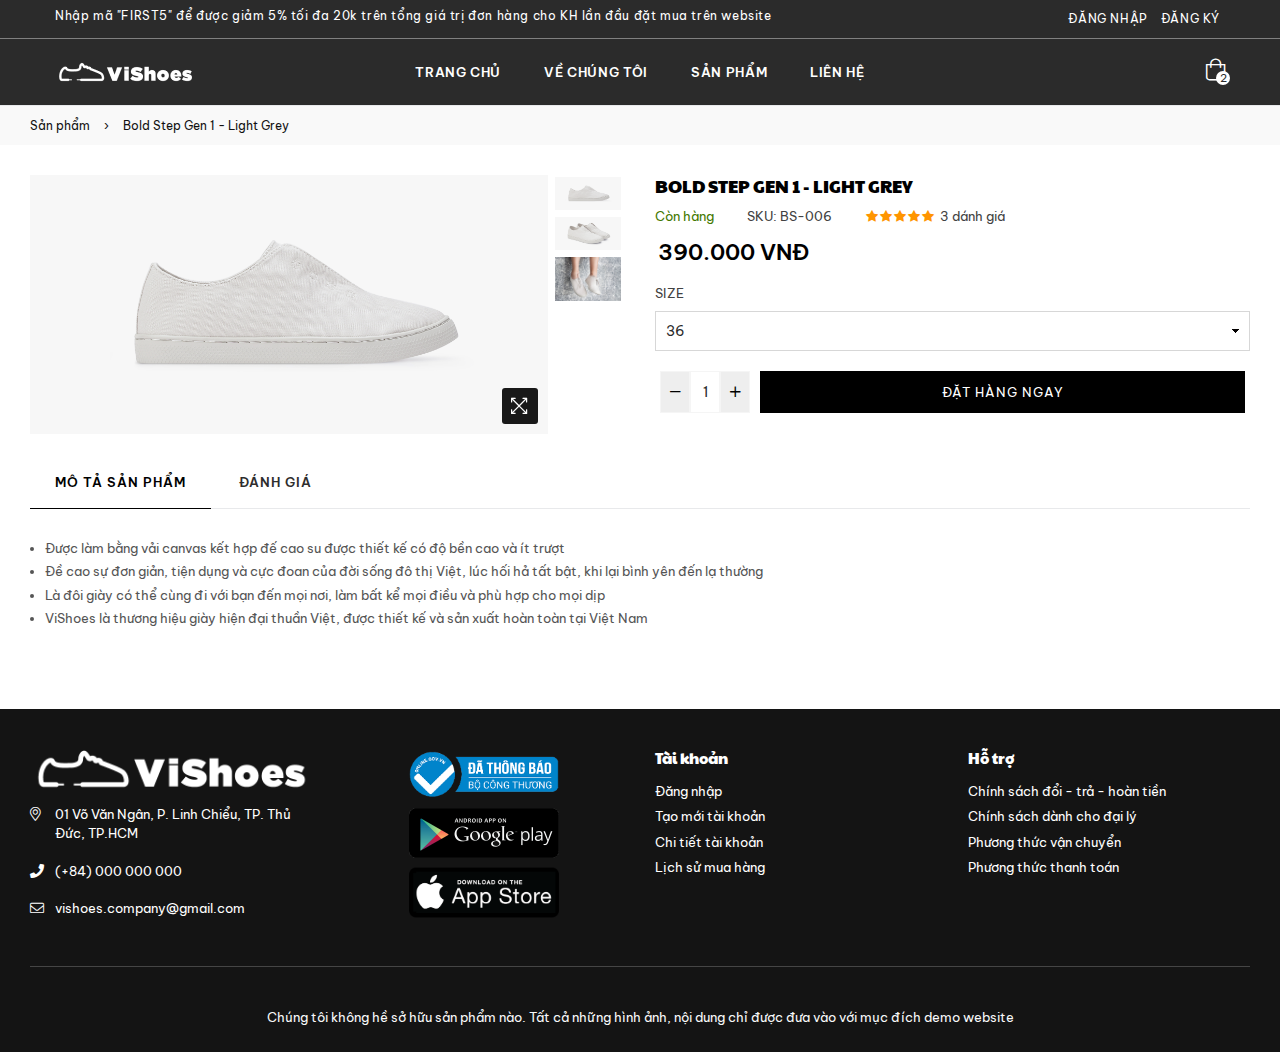
<file: product-6.html>
<!DOCTYPE html>
<html class="no-js" lang="en">

<head>
<meta http-equiv="Content-Type" content="text/html; charset=utf-8" />
<meta http-equiv="x-ua-compatible" content="ie=edge">
<title>Bold Step Gen 1 - Light Grey</title>
<meta name="description" content="description">
<meta name="viewport" content="width=device-width, initial-scale=1">
<!-- Favicon -->
<link rel="shortcut icon" href="assets/images/favicon.png" />
<!-- Plugins CSS -->
<link rel="stylesheet" href="assets/css/plugins.css">
<!-- Bootstap CSS -->
<link rel="stylesheet" href="assets/css/bootstrap.min.css">
<!-- Main Style CSS -->
<link rel="stylesheet" href="assets/css/style.css">
<link rel="stylesheet" href="assets/css/responsive.css">
</head>
<body class="template-product template-product-right-thumb belle">
	<div class="pageWrapper">
    <!--Top Header-->
    <div class="top-header top-header-light">
        <div class="container-fluid">
            <div class="row">
            	<div class="col-10 col-sm-8 col-md-9 col-lg-8">
                    <p>Nhập mã "FIRST5" để được giảm 5% tối đa 20k trên tổng giá trị đơn hàng cho KH lần đầu đặt mua trên website</p>
                </div>
                <div class="col-2 col-sm-4 col-md-3 col-lg-4 text-right">
                	<span class="user-menu d-block d-lg-none"><i class="anm anm-user-al" aria-hidden="true"></i></span>
                    <ul class="customer-links list-inline">
                        <li><a href="login.html">Đăng nhập</a></li>
                        <li><a href="register.html">Đăng ký</a></li>
                    </ul>
                </div>
            </div>
        </div>
    </div>
    <!--End Top Header-->
    <div class="line"></div>
    <!--Header-->
    <div class="header-wrap animated d-flex nav-dark">
    	<div class="container-fluid">        
            <div class="row align-items-center">
            	<!--Desktop Logo-->
                <div class="logo col-md-2 col-lg-2 d-none d-lg-block">
                    <a href="index.html">
                    	<img src="assets/images/logo-white.png" alt="" title="" >
                    </a>
                </div>
                <!--End Desktop Logo-->
                <div class="col-2 col-sm-3 col-md-3 col-lg-8">
                	<div class="d-block d-lg-none">
                        <button type="button" class="btn--link site-header__menu js-mobile-nav-toggle mobile-nav--open">
                        	<i class="icon anm anm-times-l"></i>
                            <i class="anm anm-bars-r"></i>
                        </button>
                    </div>
                	<!--Desktop Menu-->
                	<nav class="grid__item" id="AccessibleNav"><!-- for mobile -->
                        <ul id="siteNav" class="site-nav medium center hidearrow">
                            <li class="lvl1"><a href="index.html">Trang chủ <i class="anm anm-angle-down-l"></i></a>
                            </li>
                            <li class="lvl1"><a href="about-us.html">Về chúng tôi <i class="anm anm-angle-down-l"></i></a>
                            </li>
                            <li class="lvl1"><a href="products.html">Sản phẩm <i class="anm anm-angle-down-l"></i></a>
                            </li>
                            <li class="lvl1"><a href="contact-us.html">Liên hệ <i class="anm anm-angle-down-l"></i></a>
                            </li>                    
                      </ul>
                    </nav>
                    <!--End Desktop Menu-->
                </div>
                <!--Mobile Logo-->
                <div class="col-6 col-sm-6 col-md-6 col-lg-2 d-block d-lg-none mobile-logo">
                	<div class="logo">
                        <a href="index.html">
                            <img src="assets/images/logo-white.png" alt="Belle Multipurpose Html Template" title="Belle Multipurpose Html Template" />
                        </a>
                    </div>
                </div>
                <!--End Mobile Logo-->
                
                <div class="col-4 col-sm-3 col-md-3 col-lg-2">
                    <!--Shopping Cart-->
                	<div class="site-cart">
                    	<a href="cart.html" class="site-header__cart">
                        	<i class="icon anm anm-bag-l"></i>
                            <span id="CartCount" class="site-header__cart-count" data-cart-render="item_count">2</span>
                        </a>
                    </div>
                    <!--End Shopping Cart-->
                </div>
        	</div>
        </div>
    </div>
    <!--End Header-->
    <!--Mobile Menu-->
    <div class="mobile-nav-wrapper" role="navigation">
		<div class="closemobileMenu"><i class="icon anm anm-times-l pull-right"></i> Đóng Menu</div>
        <ul id="MobileNav" class="mobile-nav">
        	<li class="lvl1"><a href="index.html">Trang chủ <i class="anm anm-plus-l"></i></a>
            </li>
            <li class="lvl1"><a href="about-us.html">Về chúng tôi <i class="anm anm-plus-l"></i></a>
            </li>
        	<li class="lvl1"><a href="products.html">Sản phẩm <i class="anm anm-plus-l"></i></a>
            </li>
            <li class="lvl1"><a href="contact-us.html">Liên hệ <i class="anm anm-plus-l"></i></a>
            </li>
        </ul>
	</div>
	<!--End Mobile Menu-->
        
        <!--Body Content-->
        <div id="page-content">
            <!--MainContent-->
            <div id="MainContent" class="main-content" role="main">
                <!--Breadcrumb-->
                <div class="bredcrumbWrap">
                    <div class="container breadcrumbs" role="navigation" aria-label="breadcrumbs">
                        <a href="products.html" title="Trở về trang Sản phẩm">Sản phẩm</a><span aria-hidden="true">›</span><span>Bold Step Gen 1 - Light Grey</span>
                    </div>
                </div>
                <!--End Breadcrumb-->
                
                <div id="ProductSection-product-template" class="product-template__container prstyle1 container">
                    <!--product-single-->
                    <div class="product-single">
                        <div class="row">
                            <!--Product images-->
                            <div class="col-lg-6 col-md-6 col-sm-12 col-12">
                                <div class="product-details-img">
                                    <div class="zoompro-wrap product-zoom-right pl-20">
                                        <div class="zoompro-span">
                                            <img class="blur-up lazyload zoompro" data-zoom-image="assets/images/product-images/product-6-1.jpg" alt="" src="assets/images/product-images/product-6-1.jpg" />
                                        </div>
                                        <!--Product button-->
                                        <div class="product-buttons">
                                            <a href="#" class="btn prlightbox" title="Zoom"><i class="icon anm anm-expand-l-arrows" aria-hidden="true"></i></a>
                                        </div>
                                    </div>
                                    <!--Product Gallery-->
                                    <div class="lightboximages">
                                        <a href="assets/images/product-images/product-6-1.jpg" data-size="2000x1000"></a>
                                        <a href="assets/images/product-images/product-6-2.jpg" data-size="2000x1000"></a>
                                        <a href="assets/images/product-images/product-6-3.jpg" data-size="1200x800"></a>
                                    </div>
                                    <!--Product Thumb-->
        							<div class="product-thumb">
                                        <div id="gallery" class="product-dec-slider-2 product-tab-left">
                                            <a data-image="assets/images/product-images/product-6-1.jpg" data-zoom-image="assets/images/product-images/product-6-1.jpg" class="slick-slide slick-cloned" data-slick-index="-4" aria-hidden="true" tabindex="-1">
                                                <img class="blur-up lazyload" src="assets/images/product-images/product-6-1.jpg" alt="" />
                                            </a>
                                            <a data-image="assets/images/product-images/product-6-2.jpg" data-zoom-image="assets/images/product-images/product-6-2.jpg" class="slick-slide slick-cloned" data-slick-index="-3" aria-hidden="true" tabindex="-1">
                                                <img class="blur-up lazyload" src="assets/images/product-images/product-6-2.jpg" alt="" />
                                            </a>
                                            <a data-image="assets/images/product-images/product-6-3.jpg" data-zoom-image="assets/images/product-images/product-6-3.jpg" class="slick-slide slick-cloned" data-slick-index="-2" aria-hidden="true" tabindex="-1">
                                                <img class="blur-up lazyload" src="assets/images/product-images/product-6-3.jpg" alt="" />
                                            </a>
                                        </div>
                                    </div>
                                </div>
                            </div>
                            <!--Product info-->
                            <div class="col-lg-6 col-md-6 col-sm-12 col-12">
                                <div class="product-single__meta">
                                    <h1 class="product-single__title">Bold Step Gen 1 - Light Grey</h1>
                                    <div class="prInfoRow">
                                        <div class="product-stock"> <span class="instock ">Còn hàng</span> <span class="outstock hide">Hết hàng</span> </div>
                                        <div class="product-sku">SKU: <span class="variant-sku">BS-006</span></div>
                                        <div class="product-review"><a class="reviewLink" href="#tab2"><i class="font-13 fa fa-star"></i><i class="font-13 fa fa-star"></i><i class="font-13 fa fa-star"></i><i class="font-13 fa fa-star"></i><i class="font-13 fa fa-star"></i><span class="spr-badge-caption">3 dánh giá</span></a></div>
                                    </div>
                                    <p class="product-single__price product-single__price-product-template">
                                        <span class="visually-hidden">Giá chưa giảm</span>
                                        <span class="product-price__price product-price__price-product-template">
                                            <span id="ProductPrice-product-template"><span class="money">390.000 VNĐ</span></span>
                                        </span>
                                    </p>
                                <form method="post" action="#" id="product_form_10508262282" accept-charset="UTF-8" class="product-form product-form-product-template hidedropdown" enctype="multipart/form-data">
                                    <div class="swatch clearfix swatch-1 option2" data-option-index="1">
                                        <div class="selector-wrapper js product-form__item">
                                            <label for="SingleOptionSelector-1">Size</label>
                                            <select class="single-option-selector single-option-selector-product-template product-form__input selectbox selectbox-text" id="SingleOptionSelector-1" data-index="option2">
                                                <option value="36">36</option>
                                                <option value="37">37</option>
                                                <option value="38">38</option>
                                                <option value="39">39</option>
                                                <option value="40">40</option>
                                                <option value="41">41</option>
                                                <option value="42">42</option>
                                                <option value="43">43</option>
                                                <option value="44">44</option>
                                                <option value="45">45</option>
                                            </select>
                                        </div>
                                    </div>
                                </div>
                                    <!-- Product Action -->
                                    <div class="product-action clearfix">
                                        <div class="product-form__item--quantity">
                                            <div class="wrapQtyBtn">
                                                <div class="qtyField">
                                                    <a class="qtyBtn minus" href="javascript:void(0);"><i class="fa anm anm-minus-r" aria-hidden="true"></i></a>
                                                    <input type="text" id="Quantity" name="quantity" value="1" class="product-form__input qty qty-text">
                                                    <a class="qtyBtn plus" href="javascript:void(0);"><i class="fa anm anm-plus-r" aria-hidden="true"></i></a>
                                                </div>
                                            </div>
                                        </div>                                
                                        <div class="product-form__item--submit">
                                            <button type="button" name="add" class="btn product-form__cart-submit">
                                                <span id="AddToCartText-product-template">Đặt hàng ngay</span>
                                            </button>
                                        </div>
                                    </div>
                                    <!-- End Product Action -->
                                </form>
                            	</div>
                        	</div>
                    </div>
                    <!--End-product-single-->
                    <!--Product Tabs-->
                    <div class="tabs-listing">
                        <ul class="product-tabs">
                            <li rel="tab1"><a class="tablink">Mô tả sản phẩm</a></li>
                            <li rel="tab2"><a class="tablink">Đánh giá</a></li>
                        </ul>
                        <div class="tab-container">
                            <!--Product Description-->
                            <div id="tab1" class="tab-content">
                                <div class="product-description rte">
                                    <ul>
                                      <li>Được làm bằng vải canvas kết hợp đế cao su được thiết kế có độ bền cao và ít trượt</li>
                                      <li>Đề cao sự đơn giản, tiện dụng và cực đoan của đời sống đô thị Việt, lúc hối hả tất bật, khi lại bình yên đến lạ thường</li>
                                      <li>Là đôi giày có thể cùng đi với bạn đến mọi nơi, làm bất kể mọi điều và phù hợp cho mọi dịp</li>
                                      <li>ViShoes là thương hiệu giày hiện đại thuần Việt, được thiết kế và sản xuất hoàn toàn tại Việt Nam</li>
                                    </ul>
                                </div>
                            </div>
                            <!--Product reviews-->
                            <div id="tab2" class="tab-content">
                                <div id="shopify-product-reviews">
                                    <div class="spr-container">
                                        <div class="spr-header clearfix">
                                            <div class="spr-summary">
                                                <span class="product-review"><a class="reviewLink"><i class="font-13 fa fa-star"></i><i class="font-13 fa fa-star"></i><i class="font-13 fa fa-star"></i><i class="font-13 fa fa-star"></i><i class="font-13 fa fa-star"></i> </a><span class="spr-summary-actions-togglereviews">3 đánh giá</span></span>
                                                <span class="spr-summary-actions">
                                                    <a href="#" class="spr-summary-actions-newreview btn">Đánh giá - nhận xét của khách hàng</a>
                                                </span>
                                            </div>
                                        </div>
                                        <div class="spr-content">
                                            <div class="spr-form clearfix">
                                                <form method="post" action="#" id="new-review-form" class="new-review-form">
                                                    <h3 class="spr-form-title">Viết đánh giá</h3>
                                                    <fieldset class="spr-form-contact">
                                                        <div class="spr-form-contact-name">
                                                          <label class="spr-form-label" for="review_author_10508262282">Tên của bạn</label>
                                                          <input class="spr-form-input spr-form-input-text " id="review_author_10508262282" type="text" name="review[author]" value="" placeholder="Điền tên của bạn">
                                                        </div>
                                                        <div class="spr-form-contact-email">
                                                          <label class="spr-form-label" for="review_email_10508262282">Email</label>
                                                          <input class="spr-form-input spr-form-input-email " id="review_email_10508262282" type="email" name="review[email]" value="" placeholder="nguyenvana@example.com">
                                                        </div>
                                                    </fieldset>
                                                    <fieldset class="spr-form-review">
                                                      <div class="spr-form-review-rating">
                                                        <label class="spr-form-label">Độ hài lòng</label>
                                                        <div class="spr-form-input spr-starrating">
                                                          <div class="product-review"><a class="reviewLink" href="#"><i class="fa fa-star-o"></i><i class="font-13 fa fa-star-o"></i><i class="font-13 fa fa-star-o"></i><i class="font-13 fa fa-star-o"></i><i class="font-13 fa fa-star-o"></i></a></div>
                                                        </div>
                                                      </div>
                                                
                                                      <div class="spr-form-review-title">
                                                        <label class="spr-form-label" for="review_title_10508262282">Tựa đề</label>
                                                        <input class="spr-form-input spr-form-input-text " id="review_title_10508262282" type="text" name="review[title]" value="" placeholder="Nhập tự đề của đánh giá">
                                                      </div>
                                                
                                                      <div class="spr-form-review-body">
                                                        <label class="spr-form-label" for="review_body_10508262282">Nội dung <span class="spr-form-review-body-charactersremaining">(1500)</span></label>
                                                        <div class="spr-form-input">
                                                          <textarea class="spr-form-input spr-form-input-textarea " id="review_body_10508262282" data-product-id="10508262282" name="review[body]" rows="10" placeholder="Nhập nội dung của đánh giá"></textarea>
                                                        </div>
                                                      </div>
                                                    </fieldset>
                                                    <fieldset class="spr-form-actions">
                                                        <input type="submit" class="spr-button spr-button-primary button button-primary btn btn-primary" value="Gửi đánh giá">
                                                    </fieldset>
                                                </form>
                                            </div>
                                            <div class="spr-reviews">
                                                <!--Review 1-->
                                                <div class="spr-review">
                                                    <div class="spr-review-header">
                                                        <span class="product-review spr-starratings spr-review-header-starratings"><span class="reviewLink"><i class="fa fa-star"></i><i class="font-13 fa fa-star"></i><i class="font-13 fa fa-star"></i><i class="font-13 fa fa-star"></i><i class="font-13 fa fa-star"></i></span></span>
                                                        <h3 class="spr-review-header-title">Cực kì hài lòng</h3>
                                                        <span class="spr-review-header-byline"><strong>Huỳnh Thị Tâm</strong> vào <strong>26/05/2021</strong></span>
                                                    </div>
                                                    <div class="spr-review-content">
                                                        <p class="spr-review-content-body">Chất vải và màu sắc rất đẹp. Giày mang êm và dễ chịu. Giao hàng nhanh.</p>
                                                    </div>
                                                </div>
                                                <!--Review 2-->
                                                <div class="spr-review">
                                                  <div class="spr-review-header">
                                                    <span class="product-review spr-starratings spr-review-header-starratings"><span class="reviewLink"><i class="fa fa-star"></i><i class="font-13 fa fa-star"></i><i class="font-13 fa fa-star"></i><i class="font-13 fa fa-star"></i><i class="font-13 fa fa-star"></i></span></span>
                                                    <h3 class="spr-review-header-title">Giày êm</h3>
                                                    <span class="spr-review-header-byline"><strong>Thảo Phạm</strong> vào <strong>01/06/2021</strong></span>
                                                  </div>
                                            
                                                  <div class="spr-review-content">
                                                    <p class="spr-review-content-body">Giày đẹp, êm và tiện lợi, dễ mang. Thích hợp mang đi làm và đi chơi. Order đôi thứ 2 để ủng hộ brand.
                                                    </p>
                                                  </div>
                                                </div>
                                                <!--Review 3-->
                                                <div class="spr-review">
                                                  <div class="spr-review-header">
                                                    <span class="product-review spr-starratings spr-review-header-starratings"><span class="reviewLink"><i class="fa fa-star"></i><i class="font-13 fa fa-star"></i><i class="font-13 fa fa-star"></i><i class="font-13 fa fa-star"></i><i class="font-13 fa fa-star"></i></span></span>
                                                    <h3 class="spr-review-header-title">Được tặng kèm quà</h3>
                                                    <span class="spr-review-header-byline"><strong>quoctri1905</strong> vào <strong>13/06/2021</strong></span>
                                                  </div>
                                            
                                                  <div class="spr-review-content">
                                                    <p class="spr-review-content-body">- Giày đẹp, thích cái đế dã man <br> - Được tặng vớ và móc khóa <br> - Mang thử rất êm <br> - Giao hàng cuối tuần vẫn rất nhanh</p>
                                                  </div>
                                                </div>
                                            </div>
                                        </div>
                                        </div>
                                    </div>
                                </div>
                        </div>
                    </div>
                    <!--End Product Tabs-->
                </div>
                <!--#ProductSection-product-template-->
            </div>
            <!--MainContent-->
        </div>
    	<!--End Body Content-->
    	</div>
    <!--Footer-->
    <footer id="footer">
        <div class="site-footer">
        	<div class="container">
     			<!--Footer Links-->
            	<div class="footer-top">
                	<div class="row">
                        <!--Column 1-->
                        <div class="col-12 col-sm-12 col-md-3 col-lg-3  footer-links">
                            <!-- LOGO -->
                            <a href="index.html"><img src="assets/images/logo-footer.png" alt="" width="300px"></a>
                            <!--Contact-->
                            <ul class="addressFooter">
                            	<li><i class="icon anm anm-map-marker-al"></i><p>01 Võ Văn Ngân, P. Linh Chiểu, TP. Thủ Đức, TP.HCM</p></li>
                                <li class="phone"><i class="icon anm anm-phone-s"></i><p>(+84) 000 000 000</p></li>
                                <li class="email"><i class="icon anm anm-envelope-l"></i><p>vishoes.company@gmail.com</p></li>
                            </ul>
                        </div>
                        <!--Column 2-->
                        <div class="col-12 col-sm-12 col-md-3 col-lg-3 footer-links text-center">
                            <ul>
                            	<li><a href="#"><img src="assets/images/footer-bo-cong-thuong.png" alt="" width="150px"></a></li>
                                <li><a href="#"><img src="assets/images/footer-gg-play.png" alt="" width="150px"></a></li>
                                <li><a href="#"><img src="assets/images/footer-appstore.png" alt="" width="150px"></a></li>
                            </ul>
                        </div>
                        <!--Column 3-->
                        <div class="col-12 col-sm-12 col-md-3 col-lg-3 footer-links">
                        	<h4 class="h4">Tài khoản</h4>
                            <ul>
                            	<li><a href="login.html">Đăng nhập</a></li>
                                <li><a href="register.html">Tạo mới tài khoản</a></li>
                                <li><a href="about-us.html">Chi tiết tài khoản</a></li>
                                <li><a href="#">Lịch sử mua hàng</a></li>
                            </ul>
                        </div>
                        <!--Column 4-->
                        <div class="col-12 col-sm-12 col-md-3 col-lg-3 footer-links">
                        	<h4 class="h4">Hỗ trợ</h4>
                            <ul>
                            	<li><a href="#">Chính sách đổi - trả - hoàn tiền</a></li>
                                <li><a href="#">Chính sách dành cho đại lý</a></li>
                                <li><a href="#">Phương thức vận chuyển</a></li>
                                <li><a href="#">Phương thức thanh toán</a></li>
                            </ul>
                        </div>
                    </div>
                </div>
                <!--End Footer Links-->
                <hr>
                <!--Disclaimer-->
                <div class="footer-bottom">
                	<div class="row  mt-3 y-3 d-flex">
                        <p class="mx-auto text-light">Chúng tôi không hề sở hữu sản phẩm nào. Tất cả những hình ảnh, nội dung chỉ được đưa vào với mục đích demo website</p>
                    </div>
                </div>
            </div>
        </div>
    </footer>
    <!--End Footer-->
    <!--Scoll Top-->
    <span id="site-scroll"><i class="icon anm anm-angle-up-r"></i></span>
    <!--End Scoll Top-->
    
     <!-- Including Jquery -->
     <script src="assets/js/vendor/jquery-3.3.1.min.js"></script>
     <script src="assets/js/vendor/jquery.cookie.js"></script>
     <script src="assets/js/vendor/modernizr-3.6.0.min.js"></script>
     <script src="assets/js/vendor/wow.min.js"></script>
     <!-- Including Javascript -->
     <script src="assets/js/bootstrap.min.js"></script>
     <script src="assets/js/plugins.js"></script>
     <script src="assets/js/popper.min.js"></script>
     <script src="assets/js/lazysizes.js"></script>
     <script src="assets/js/main.js"></script>
     <!-- Photoswipe Gallery -->
     <script src="assets/js/vendor/photoswipe.min.js"></script>
     <script src="assets/js/vendor/photoswipe-ui-default.min.js"></script>
     <script>
        $(function(){
            var $pswp = $('.pswp')[0],
                image = [],
                getItems = function() {
                    var items = [];
                    $('.lightboximages a').each(function() {
                        var $href   = $(this).attr('href'),
                            $size   = $(this).data('size').split('x'),
                            item = {
                                src : $href,
                                w: $size[0],
                                h: $size[1]
                            }
                            items.push(item);
                    });
                    return items;
                }
            var items = getItems();
        
            $.each(items, function(index, value) {
                image[index]     = new Image();
                image[index].src = value['src'];
            });
            $('.prlightbox').on('click', function (event) {
                event.preventDefault();
              
                var $index = $(".active-thumb").parent().attr('data-slick-index');
                $index++;
                $index = $index-1;
        
                var options = {
                    index: $index,
                    bgOpacity: 0.9,
                    showHideOpacity: true
                }
                var lightBox = new PhotoSwipe($pswp, PhotoSwipeUI_Default, items, options);
                lightBox.init();
            });
        });
        </script>
    </div>

    <!--Product Gallery button-->
	<div class="pswp" tabindex="-1" role="dialog" aria-hidden="true">
        	<div class="pswp__bg"></div>
            <div class="pswp__scroll-wrap"><div class="pswp__container"><div class="pswp__item"></div><div class="pswp__item"></div><div class="pswp__item"></div></div><div class="pswp__ui pswp__ui--hidden"><div class="pswp__top-bar"><div class="pswp__counter"></div><button class="pswp__button pswp__button--close" title="Close (Esc)"></button><button class="pswp__button pswp__button--fs" title="Toggle fullscreen"></button><button class="pswp__button pswp__button--zoom" title="Zoom in/out"></button><div class="pswp__preloader"><div class="pswp__preloader__icn"><div class="pswp__preloader__cut"><div class="pswp__preloader__donut"></div></div></div></div></div><div class="pswp__share-modal pswp__share-modal--hidden pswp__single-tap"><div class="pswp__share-tooltip"></div></div><button class="pswp__button pswp__button--arrow--left" title="Previous (arrow left)"></button><button class="pswp__button pswp__button--arrow--right" title="Next (arrow right)"></button><div class="pswp__caption"><div class="pswp__caption__center"></div></div></div></div></div>

</body>

</html>
</file>
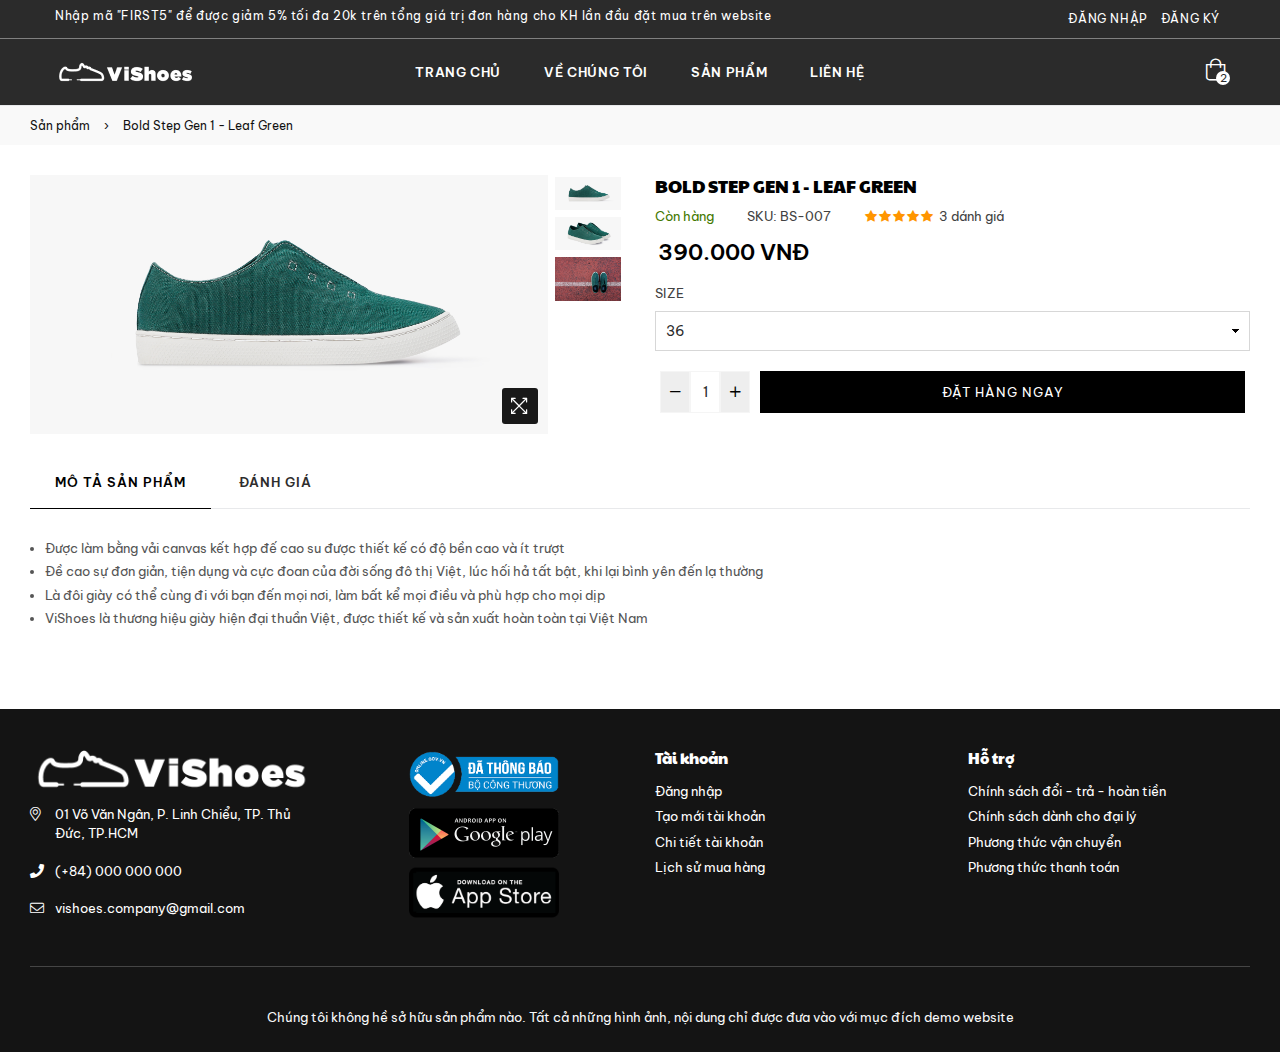
<file: product-7.html>
<!DOCTYPE html>
<html class="no-js" lang="en">

<head>
<meta http-equiv="Content-Type" content="text/html; charset=utf-8" />
<meta http-equiv="x-ua-compatible" content="ie=edge">
<title>Bold Step Gen 1 - Leaf Green</title>
<meta name="description" content="description">
<meta name="viewport" content="width=device-width, initial-scale=1">
<!-- Favicon -->
<link rel="shortcut icon" href="assets/images/favicon.png" />
<!-- Plugins CSS -->
<link rel="stylesheet" href="assets/css/plugins.css">
<!-- Bootstap CSS -->
<link rel="stylesheet" href="assets/css/bootstrap.min.css">
<!-- Main Style CSS -->
<link rel="stylesheet" href="assets/css/style.css">
<link rel="stylesheet" href="assets/css/responsive.css">
</head>
<body class="template-product template-product-right-thumb belle">
	<div class="pageWrapper">
    <!--Top Header-->
    <div class="top-header top-header-light">
        <div class="container-fluid">
            <div class="row">
            	<div class="col-10 col-sm-8 col-md-9 col-lg-8">
                    <p>Nhập mã "FIRST5" để được giảm 5% tối đa 20k trên tổng giá trị đơn hàng cho KH lần đầu đặt mua trên website</p>
                </div>
                <div class="col-2 col-sm-4 col-md-3 col-lg-4 text-right">
                	<span class="user-menu d-block d-lg-none"><i class="anm anm-user-al" aria-hidden="true"></i></span>
                    <ul class="customer-links list-inline">
                        <li><a href="login.html">Đăng nhập</a></li>
                        <li><a href="register.html">Đăng ký</a></li>
                    </ul>
                </div>
            </div>
        </div>
    </div>
    <!--End Top Header-->
    <div class="line"></div>
    <!--Header-->
    <div class="header-wrap animated d-flex nav-dark">
    	<div class="container-fluid">        
            <div class="row align-items-center">
            	<!--Desktop Logo-->
                <div class="logo col-md-2 col-lg-2 d-none d-lg-block">
                    <a href="index.html">
                    	<img src="assets/images/logo-white.png" alt="" title="" >
                    </a>
                </div>
                <!--End Desktop Logo-->
                <div class="col-2 col-sm-3 col-md-3 col-lg-8">
                	<div class="d-block d-lg-none">
                        <button type="button" class="btn--link site-header__menu js-mobile-nav-toggle mobile-nav--open">
                        	<i class="icon anm anm-times-l"></i>
                            <i class="anm anm-bars-r"></i>
                        </button>
                    </div>
                	<!--Desktop Menu-->
                	<nav class="grid__item" id="AccessibleNav"><!-- for mobile -->
                        <ul id="siteNav" class="site-nav medium center hidearrow">
                            <li class="lvl1"><a href="index.html">Trang chủ <i class="anm anm-angle-down-l"></i></a>
                            </li>
                            <li class="lvl1"><a href="about-us.html">Về chúng tôi <i class="anm anm-angle-down-l"></i></a>
                            </li>
                            <li class="lvl1"><a href="products.html">Sản phẩm <i class="anm anm-angle-down-l"></i></a>
                            </li>
                            <li class="lvl1"><a href="contact-us.html">Liên hệ <i class="anm anm-angle-down-l"></i></a>
                            </li>                    
                      </ul>
                    </nav>
                    <!--End Desktop Menu-->
                </div>
                <!--Mobile Logo-->
                <div class="col-6 col-sm-6 col-md-6 col-lg-2 d-block d-lg-none mobile-logo">
                	<div class="logo">
                        <a href="index.html">
                            <img src="assets/images/logo-white.png" alt="Belle Multipurpose Html Template" title="Belle Multipurpose Html Template" />
                        </a>
                    </div>
                </div>
                <!--End Mobile Logo-->
                
                <div class="col-4 col-sm-3 col-md-3 col-lg-2">
                    <!--Shopping Cart-->
                	<div class="site-cart">
                    	<a href="cart.html" class="site-header__cart">
                        	<i class="icon anm anm-bag-l"></i>
                            <span id="CartCount" class="site-header__cart-count" data-cart-render="item_count">2</span>
                        </a>
                    </div>
                    <!--End Shopping Cart-->
                </div>
        	</div>
        </div>
    </div>
    <!--End Header-->
    <!--Mobile Menu-->
    <div class="mobile-nav-wrapper" role="navigation">
		<div class="closemobileMenu"><i class="icon anm anm-times-l pull-right"></i> Đóng Menu</div>
        <ul id="MobileNav" class="mobile-nav">
        	<li class="lvl1"><a href="index.html">Trang chủ <i class="anm anm-plus-l"></i></a>
            </li>
            <li class="lvl1"><a href="about-us.html">Về chúng tôi <i class="anm anm-plus-l"></i></a>
            </li>
        	<li class="lvl1"><a href="products.html">Sản phẩm <i class="anm anm-plus-l"></i></a>
            </li>
            <li class="lvl1"><a href="contact-us.html">Liên hệ <i class="anm anm-plus-l"></i></a>
            </li>
        </ul>
	</div>
	<!--End Mobile Menu-->
        
        <!--Body Content-->
        <div id="page-content">
            <!--MainContent-->
            <div id="MainContent" class="main-content" role="main">
                <!--Breadcrumb-->
                <div class="bredcrumbWrap">
                    <div class="container breadcrumbs" role="navigation" aria-label="breadcrumbs">
                        <a href="products.html" title="Trở về trang Sản phẩm">Sản phẩm</a><span aria-hidden="true">›</span><span>Bold Step Gen 1 - Leaf Green</span>
                    </div>
                </div>
                <!--End Breadcrumb-->
                
                <div id="ProductSection-product-template" class="product-template__container prstyle1 container">
                    <!--product-single-->
                    <div class="product-single">
                        <div class="row">
                            <!--Product images-->
                            <div class="col-lg-6 col-md-6 col-sm-12 col-12">
                                <div class="product-details-img">
                                    <div class="zoompro-wrap product-zoom-right pl-20">
                                        <div class="zoompro-span">
                                            <img class="blur-up lazyload zoompro" data-zoom-image="assets/images/product-images/product-7-1.jpg" alt="" src="assets/images/product-images/product-7-1.jpg" />
                                        </div>
                                        <!--Product button-->
                                        <div class="product-buttons">
                                            <a href="#" class="btn prlightbox" title="Zoom"><i class="icon anm anm-expand-l-arrows" aria-hidden="true"></i></a>
                                        </div>
                                    </div>
                                    <!--Product Gallery-->
                                    <div class="lightboximages">
                                        <a href="assets/images/product-images/product-7-1.jpg" data-size="2000x1000"></a>
                                        <a href="assets/images/product-images/product-7-2.jpg" data-size="2000x1000"></a>
                                        <a href="assets/images/product-images/product-7-3.jpg" data-size="1000x667"></a>
                                    </div>
                                    <!--Product Thumb-->
        							<div class="product-thumb">
                                        <div id="gallery" class="product-dec-slider-2 product-tab-left">
                                            <a data-image="assets/images/product-images/product-7-1.jpg" data-zoom-image="assets/images/product-images/product-7-1.jpg" class="slick-slide slick-cloned" data-slick-index="-4" aria-hidden="true" tabindex="-1">
                                                <img class="blur-up lazyload" src="assets/images/product-images/product-7-1.jpg" alt="" />
                                            </a>
                                            <a data-image="assets/images/product-images/product-7-2.jpg" data-zoom-image="assets/images/product-images/product-7-2.jpg" class="slick-slide slick-cloned" data-slick-index="-3" aria-hidden="true" tabindex="-1">
                                                <img class="blur-up lazyload" src="assets/images/product-images/product-7-2.jpg" alt="" />
                                            </a>
                                            <a data-image="assets/images/product-images/product-7-3.jpg" data-zoom-image="assets/images/product-images/product-7-3.jpg" class="slick-slide slick-cloned" data-slick-index="-2" aria-hidden="true" tabindex="-1">
                                                <img class="blur-up lazyload" src="assets/images/product-images/product-7-3.jpg" alt="" />
                                            </a>
                                        </div>
                                    </div>
                                </div>
                            </div>
                            <!--Product info-->
                            <div class="col-lg-6 col-md-6 col-sm-12 col-12">
                                <div class="product-single__meta">
                                    <h1 class="product-single__title">Bold Step Gen 1 - Leaf Green</h1>
                                    <div class="prInfoRow">
                                        <div class="product-stock"> <span class="instock ">Còn hàng</span> <span class="outstock hide">Hết hàng</span> </div>
                                        <div class="product-sku">SKU: <span class="variant-sku">BS-007</span></div>
                                        <div class="product-review"><a class="reviewLink" href="#tab2"><i class="font-13 fa fa-star"></i><i class="font-13 fa fa-star"></i><i class="font-13 fa fa-star"></i><i class="font-13 fa fa-star"></i><i class="font-13 fa fa-star"></i><span class="spr-badge-caption">3 dánh giá</span></a></div>
                                    </div>
                                    <p class="product-single__price product-single__price-product-template">
                                        <span class="visually-hidden">Giá chưa giảm</span>
                                        <span class="product-price__price product-price__price-product-template">
                                            <span id="ProductPrice-product-template"><span class="money">390.000 VNĐ</span></span>
                                        </span>
                                    </p>
                                <form method="post" action="#" id="product_form_10508262282" accept-charset="UTF-8" class="product-form product-form-product-template hidedropdown" enctype="multipart/form-data">
                                    <div class="swatch clearfix swatch-1 option2" data-option-index="1">
                                        <div class="selector-wrapper js product-form__item">
                                            <label for="SingleOptionSelector-1">Size</label>
                                            <select class="single-option-selector single-option-selector-product-template product-form__input selectbox selectbox-text" id="SingleOptionSelector-1" data-index="option2">
                                                <option value="36">36</option>
                                                <option value="37">37</option>
                                                <option value="38">38</option>
                                                <option value="39">39</option>
                                                <option value="40">40</option>
                                                <option value="41">41</option>
                                                <option value="42">42</option>
                                                <option value="43">43</option>
                                                <option value="44">44</option>
                                                <option value="45">45</option>
                                            </select>
                                        </div>
                                    </div>
                                </div>
                                    <!-- Product Action -->
                                    <div class="product-action clearfix">
                                        <div class="product-form__item--quantity">
                                            <div class="wrapQtyBtn">
                                                <div class="qtyField">
                                                    <a class="qtyBtn minus" href="javascript:void(0);"><i class="fa anm anm-minus-r" aria-hidden="true"></i></a>
                                                    <input type="text" id="Quantity" name="quantity" value="1" class="product-form__input qty qty-text">
                                                    <a class="qtyBtn plus" href="javascript:void(0);"><i class="fa anm anm-plus-r" aria-hidden="true"></i></a>
                                                </div>
                                            </div>
                                        </div>                                
                                        <div class="product-form__item--submit">
                                            <button type="button" name="add" class="btn product-form__cart-submit">
                                                <span id="AddToCartText-product-template">Đặt hàng ngay</span>
                                            </button>
                                        </div>
                                    </div>
                                    <!-- End Product Action -->
                                </form>
                            	</div>
                        	</div>
                    </div>
                    <!--End-product-single-->
                    <!--Product Tabs-->
                    <div class="tabs-listing">
                        <ul class="product-tabs">
                            <li rel="tab1"><a class="tablink">Mô tả sản phẩm</a></li>
                            <li rel="tab2"><a class="tablink">Đánh giá</a></li>
                        </ul>
                        <div class="tab-container">
                            <!--Product Description-->
                            <div id="tab1" class="tab-content">
                                <div class="product-description rte">
                                    <ul>
                                      <li>Được làm bằng vải canvas kết hợp đế cao su được thiết kế có độ bền cao và ít trượt</li>
                                      <li>Đề cao sự đơn giản, tiện dụng và cực đoan của đời sống đô thị Việt, lúc hối hả tất bật, khi lại bình yên đến lạ thường</li>
                                      <li>Là đôi giày có thể cùng đi với bạn đến mọi nơi, làm bất kể mọi điều và phù hợp cho mọi dịp</li>
                                      <li>ViShoes là thương hiệu giày hiện đại thuần Việt, được thiết kế và sản xuất hoàn toàn tại Việt Nam</li>
                                    </ul>
                                </div>
                            </div>
                            <!--Product reviews-->
                            <div id="tab2" class="tab-content">
                                <div id="shopify-product-reviews">
                                    <div class="spr-container">
                                        <div class="spr-header clearfix">
                                            <div class="spr-summary">
                                                <span class="product-review"><a class="reviewLink"><i class="font-13 fa fa-star"></i><i class="font-13 fa fa-star"></i><i class="font-13 fa fa-star"></i><i class="font-13 fa fa-star"></i><i class="font-13 fa fa-star"></i> </a><span class="spr-summary-actions-togglereviews">3 đánh giá</span></span>
                                                <span class="spr-summary-actions">
                                                    <a href="#" class="spr-summary-actions-newreview btn">Đánh giá - nhận xét của khách hàng</a>
                                                </span>
                                            </div>
                                        </div>
                                        <div class="spr-content">
                                            <div class="spr-form clearfix">
                                                <form method="post" action="#" id="new-review-form" class="new-review-form">
                                                    <h3 class="spr-form-title">Viết đánh giá</h3>
                                                    <fieldset class="spr-form-contact">
                                                        <div class="spr-form-contact-name">
                                                          <label class="spr-form-label" for="review_author_10508262282">Tên của bạn</label>
                                                          <input class="spr-form-input spr-form-input-text " id="review_author_10508262282" type="text" name="review[author]" value="" placeholder="Điền tên của bạn">
                                                        </div>
                                                        <div class="spr-form-contact-email">
                                                          <label class="spr-form-label" for="review_email_10508262282">Email</label>
                                                          <input class="spr-form-input spr-form-input-email " id="review_email_10508262282" type="email" name="review[email]" value="" placeholder="nguyenvana@example.com">
                                                        </div>
                                                    </fieldset>
                                                    <fieldset class="spr-form-review">
                                                      <div class="spr-form-review-rating">
                                                        <label class="spr-form-label">Độ hài lòng</label>
                                                        <div class="spr-form-input spr-starrating">
                                                          <div class="product-review"><a class="reviewLink" href="#"><i class="fa fa-star-o"></i><i class="font-13 fa fa-star-o"></i><i class="font-13 fa fa-star-o"></i><i class="font-13 fa fa-star-o"></i><i class="font-13 fa fa-star-o"></i></a></div>
                                                        </div>
                                                      </div>
                                                
                                                      <div class="spr-form-review-title">
                                                        <label class="spr-form-label" for="review_title_10508262282">Tựa đề</label>
                                                        <input class="spr-form-input spr-form-input-text " id="review_title_10508262282" type="text" name="review[title]" value="" placeholder="Nhập tự đề của đánh giá">
                                                      </div>
                                                
                                                      <div class="spr-form-review-body">
                                                        <label class="spr-form-label" for="review_body_10508262282">Nội dung <span class="spr-form-review-body-charactersremaining">(1500)</span></label>
                                                        <div class="spr-form-input">
                                                          <textarea class="spr-form-input spr-form-input-textarea " id="review_body_10508262282" data-product-id="10508262282" name="review[body]" rows="10" placeholder="Nhập nội dung của đánh giá"></textarea>
                                                        </div>
                                                      </div>
                                                    </fieldset>
                                                    <fieldset class="spr-form-actions">
                                                        <input type="submit" class="spr-button spr-button-primary button button-primary btn btn-primary" value="Gửi đánh giá">
                                                    </fieldset>
                                                </form>
                                            </div>
                                            <div class="spr-reviews">
                                                <!--Review 1-->
                                                <div class="spr-review">
                                                    <div class="spr-review-header">
                                                        <span class="product-review spr-starratings spr-review-header-starratings"><span class="reviewLink"><i class="fa fa-star"></i><i class="font-13 fa fa-star"></i><i class="font-13 fa fa-star"></i><i class="font-13 fa fa-star"></i><i class="font-13 fa fa-star"></i></span></span>
                                                        <h3 class="spr-review-header-title">Cực kì hài lòng</h3>
                                                        <span class="spr-review-header-byline"><strong>Huỳnh Thị Tâm</strong> vào <strong>26/05/2021</strong></span>
                                                    </div>
                                                    <div class="spr-review-content">
                                                        <p class="spr-review-content-body">Chất vải và màu sắc rất đẹp. Giày mang êm và dễ chịu. Giao hàng nhanh.</p>
                                                    </div>
                                                </div>
                                                <!--Review 2-->
                                                <div class="spr-review">
                                                  <div class="spr-review-header">
                                                    <span class="product-review spr-starratings spr-review-header-starratings"><span class="reviewLink"><i class="fa fa-star"></i><i class="font-13 fa fa-star"></i><i class="font-13 fa fa-star"></i><i class="font-13 fa fa-star"></i><i class="font-13 fa fa-star"></i></span></span>
                                                    <h3 class="spr-review-header-title">Giày êm</h3>
                                                    <span class="spr-review-header-byline"><strong>Thảo Phạm</strong> vào <strong>01/06/2021</strong></span>
                                                  </div>
                                            
                                                  <div class="spr-review-content">
                                                    <p class="spr-review-content-body">Giày đẹp, êm và tiện lợi, dễ mang. Thích hợp mang đi làm và đi chơi. Order đôi thứ 2 để ủng hộ brand.
                                                    </p>
                                                  </div>
                                                </div>
                                                <!--Review 3-->
                                                <div class="spr-review">
                                                  <div class="spr-review-header">
                                                    <span class="product-review spr-starratings spr-review-header-starratings"><span class="reviewLink"><i class="fa fa-star"></i><i class="font-13 fa fa-star"></i><i class="font-13 fa fa-star"></i><i class="font-13 fa fa-star"></i><i class="font-13 fa fa-star"></i></span></span>
                                                    <h3 class="spr-review-header-title">Được tặng kèm quà</h3>
                                                    <span class="spr-review-header-byline"><strong>quoctri1905</strong> vào <strong>13/06/2021</strong></span>
                                                  </div>
                                            
                                                  <div class="spr-review-content">
                                                    <p class="spr-review-content-body">- Giày đẹp, thích cái đế dã man <br> - Được tặng vớ và móc khóa <br> - Mang thử rất êm <br> - Giao hàng cuối tuần vẫn rất nhanh</p>
                                                  </div>
                                                </div>
                                            </div>
                                        </div>
                                        </div>
                                    </div>
                                </div>
                        </div>
                    </div>
                    <!--End Product Tabs-->
                </div>
                <!--#ProductSection-product-template-->
            </div>
            <!--MainContent-->
        </div>
    	<!--End Body Content-->
    	</div>
    <!--Footer-->
    <footer id="footer">
        <div class="site-footer">
        	<div class="container">
     			<!--Footer Links-->
            	<div class="footer-top">
                	<div class="row">
                        <!--Column 1-->
                        <div class="col-12 col-sm-12 col-md-3 col-lg-3  footer-links">
                            <!-- LOGO -->
                            <a href="index.html"><img src="assets/images/logo-footer.png" alt="" width="300px"></a>
                            <!--Contact-->
                            <ul class="addressFooter">
                            	<li><i class="icon anm anm-map-marker-al"></i><p>01 Võ Văn Ngân, P. Linh Chiểu, TP. Thủ Đức, TP.HCM</p></li>
                                <li class="phone"><i class="icon anm anm-phone-s"></i><p>(+84) 000 000 000</p></li>
                                <li class="email"><i class="icon anm anm-envelope-l"></i><p>vishoes.company@gmail.com</p></li>
                            </ul>
                        </div>
                        <!--Column 2-->
                        <div class="col-12 col-sm-12 col-md-3 col-lg-3 footer-links text-center">
                            <ul>
                            	<li><a href="#"><img src="assets/images/footer-bo-cong-thuong.png" alt="" width="150px"></a></li>
                                <li><a href="#"><img src="assets/images/footer-gg-play.png" alt="" width="150px"></a></li>
                                <li><a href="#"><img src="assets/images/footer-appstore.png" alt="" width="150px"></a></li>
                            </ul>
                        </div>
                        <!--Column 3-->
                        <div class="col-12 col-sm-12 col-md-3 col-lg-3 footer-links">
                        	<h4 class="h4">Tài khoản</h4>
                            <ul>
                            	<li><a href="login.html">Đăng nhập</a></li>
                                <li><a href="register.html">Tạo mới tài khoản</a></li>
                                <li><a href="about-us.html">Chi tiết tài khoản</a></li>
                                <li><a href="#">Lịch sử mua hàng</a></li>
                            </ul>
                        </div>
                        <!--Column 4-->
                        <div class="col-12 col-sm-12 col-md-3 col-lg-3 footer-links">
                        	<h4 class="h4">Hỗ trợ</h4>
                            <ul>
                            	<li><a href="#">Chính sách đổi - trả - hoàn tiền</a></li>
                                <li><a href="#">Chính sách dành cho đại lý</a></li>
                                <li><a href="#">Phương thức vận chuyển</a></li>
                                <li><a href="#">Phương thức thanh toán</a></li>
                            </ul>
                        </div>
                    </div>
                </div>
                <!--End Footer Links-->
                <hr>
                <!--Disclaimer-->
                <div class="footer-bottom">
                	<div class="row  mt-3 y-3 d-flex">
                        <p class="mx-auto text-light">Chúng tôi không hề sở hữu sản phẩm nào. Tất cả những hình ảnh, nội dung chỉ được đưa vào với mục đích demo website</p>
                    </div>
                </div>
            </div>
        </div>
    </footer>
    <!--End Footer-->
    <!--Scoll Top-->
    <span id="site-scroll"><i class="icon anm anm-angle-up-r"></i></span>
    <!--End Scoll Top-->
    
     <!-- Including Jquery -->
     <script src="assets/js/vendor/jquery-3.3.1.min.js"></script>
     <script src="assets/js/vendor/jquery.cookie.js"></script>
     <script src="assets/js/vendor/modernizr-3.6.0.min.js"></script>
     <script src="assets/js/vendor/wow.min.js"></script>
     <!-- Including Javascript -->
     <script src="assets/js/bootstrap.min.js"></script>
     <script src="assets/js/plugins.js"></script>
     <script src="assets/js/popper.min.js"></script>
     <script src="assets/js/lazysizes.js"></script>
     <script src="assets/js/main.js"></script>
     <!-- Photoswipe Gallery -->
     <script src="assets/js/vendor/photoswipe.min.js"></script>
     <script src="assets/js/vendor/photoswipe-ui-default.min.js"></script>
     <script>
        $(function(){
            var $pswp = $('.pswp')[0],
                image = [],
                getItems = function() {
                    var items = [];
                    $('.lightboximages a').each(function() {
                        var $href   = $(this).attr('href'),
                            $size   = $(this).data('size').split('x'),
                            item = {
                                src : $href,
                                w: $size[0],
                                h: $size[1]
                            }
                            items.push(item);
                    });
                    return items;
                }
            var items = getItems();
        
            $.each(items, function(index, value) {
                image[index]     = new Image();
                image[index].src = value['src'];
            });
            $('.prlightbox').on('click', function (event) {
                event.preventDefault();
              
                var $index = $(".active-thumb").parent().attr('data-slick-index');
                $index++;
                $index = $index-1;
        
                var options = {
                    index: $index,
                    bgOpacity: 0.9,
                    showHideOpacity: true
                }
                var lightBox = new PhotoSwipe($pswp, PhotoSwipeUI_Default, items, options);
                lightBox.init();
            });
        });
        </script>
    </div>

    <!--Product Gallery button-->
	<div class="pswp" tabindex="-1" role="dialog" aria-hidden="true">
        	<div class="pswp__bg"></div>
            <div class="pswp__scroll-wrap"><div class="pswp__container"><div class="pswp__item"></div><div class="pswp__item"></div><div class="pswp__item"></div></div><div class="pswp__ui pswp__ui--hidden"><div class="pswp__top-bar"><div class="pswp__counter"></div><button class="pswp__button pswp__button--close" title="Close (Esc)"></button><button class="pswp__button pswp__button--fs" title="Toggle fullscreen"></button><button class="pswp__button pswp__button--zoom" title="Zoom in/out"></button><div class="pswp__preloader"><div class="pswp__preloader__icn"><div class="pswp__preloader__cut"><div class="pswp__preloader__donut"></div></div></div></div></div><div class="pswp__share-modal pswp__share-modal--hidden pswp__single-tap"><div class="pswp__share-tooltip"></div></div><button class="pswp__button pswp__button--arrow--left" title="Previous (arrow left)"></button><button class="pswp__button pswp__button--arrow--right" title="Next (arrow right)"></button><div class="pswp__caption"><div class="pswp__caption__center"></div></div></div></div></div>

</body>

</html>
</file>
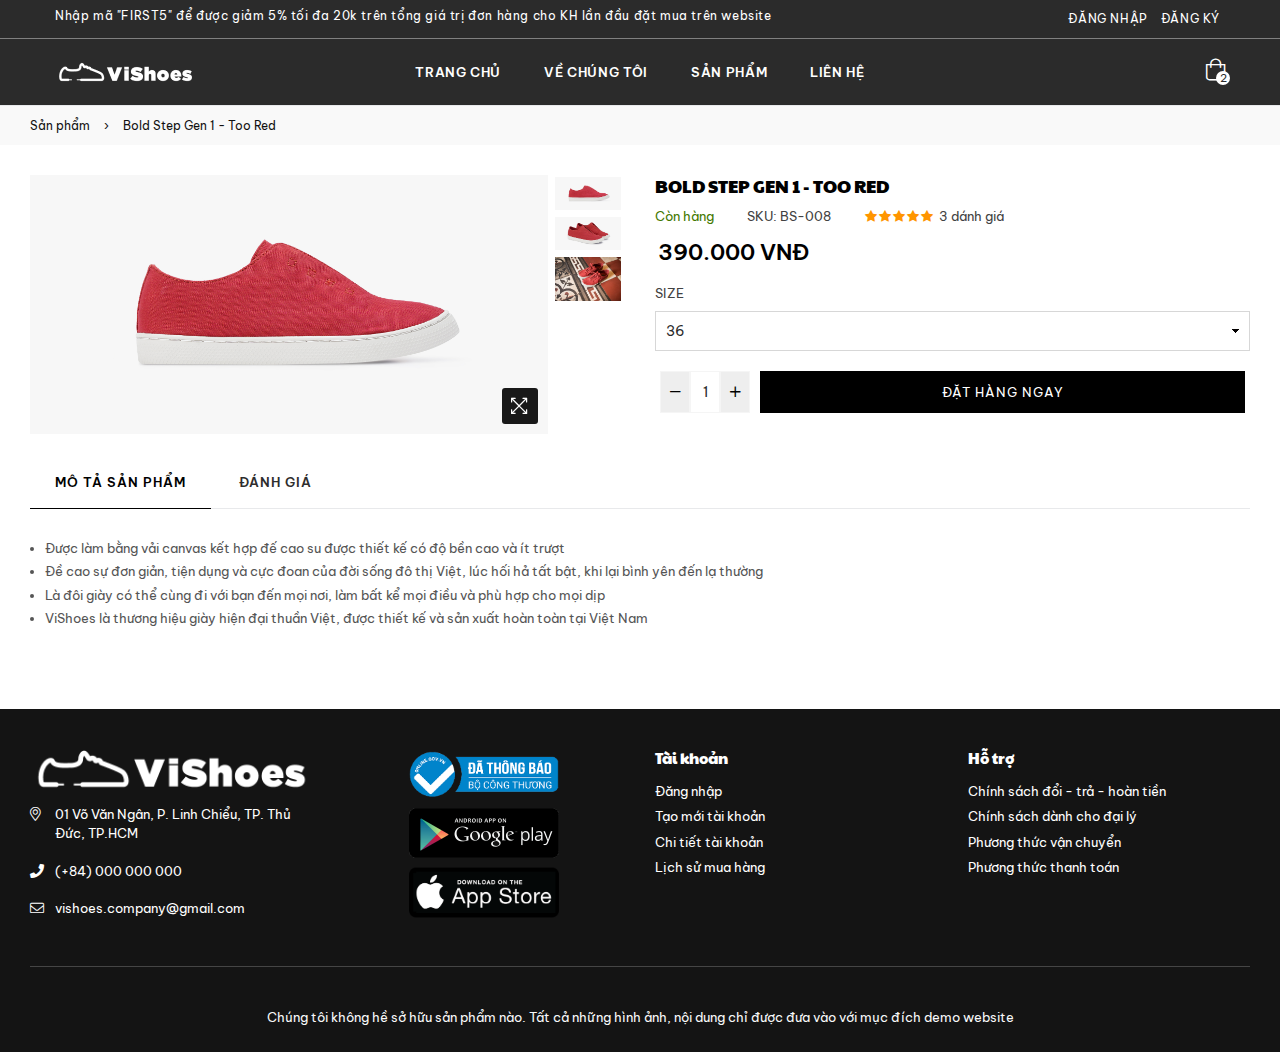
<file: product-8.html>
<!DOCTYPE html>
<html class="no-js" lang="en">

<head>
<meta http-equiv="Content-Type" content="text/html; charset=utf-8" />
<meta http-equiv="x-ua-compatible" content="ie=edge">
<title>Bold Step Gen 1 - Too Red</title>
<meta name="description" content="description">
<meta name="viewport" content="width=device-width, initial-scale=1">
<!-- Favicon -->
<link rel="shortcut icon" href="assets/images/favicon.png" />
<!-- Plugins CSS -->
<link rel="stylesheet" href="assets/css/plugins.css">
<!-- Bootstap CSS -->
<link rel="stylesheet" href="assets/css/bootstrap.min.css">
<!-- Main Style CSS -->
<link rel="stylesheet" href="assets/css/style.css">
<link rel="stylesheet" href="assets/css/responsive.css">
</head>
<body class="template-product template-product-right-thumb belle">
	<div class="pageWrapper">
    <!--Top Header-->
    <div class="top-header top-header-light">
        <div class="container-fluid">
            <div class="row">
            	<div class="col-10 col-sm-8 col-md-9 col-lg-8">
                    <p>Nhập mã "FIRST5" để được giảm 5% tối đa 20k trên tổng giá trị đơn hàng cho KH lần đầu đặt mua trên website</p>
                </div>
                <div class="col-2 col-sm-4 col-md-3 col-lg-4 text-right">
                	<span class="user-menu d-block d-lg-none"><i class="anm anm-user-al" aria-hidden="true"></i></span>
                    <ul class="customer-links list-inline">
                        <li><a href="login.html">Đăng nhập</a></li>
                        <li><a href="register.html">Đăng ký</a></li>
                    </ul>
                </div>
            </div>
        </div>
    </div>
    <!--End Top Header-->
    <div class="line"></div>
    <!--Header-->
    <div class="header-wrap animated d-flex nav-dark">
    	<div class="container-fluid">        
            <div class="row align-items-center">
            	<!--Desktop Logo-->
                <div class="logo col-md-2 col-lg-2 d-none d-lg-block">
                    <a href="index.html">
                    	<img src="assets/images/logo-white.png" alt="" title="" >
                    </a>
                </div>
                <!--End Desktop Logo-->
                <div class="col-2 col-sm-3 col-md-3 col-lg-8">
                	<div class="d-block d-lg-none">
                        <button type="button" class="btn--link site-header__menu js-mobile-nav-toggle mobile-nav--open">
                        	<i class="icon anm anm-times-l"></i>
                            <i class="anm anm-bars-r"></i>
                        </button>
                    </div>
                	<!--Desktop Menu-->
                	<nav class="grid__item" id="AccessibleNav"><!-- for mobile -->
                        <ul id="siteNav" class="site-nav medium center hidearrow">
                            <li class="lvl1"><a href="index.html">Trang chủ <i class="anm anm-angle-down-l"></i></a>
                            </li>
                            <li class="lvl1"><a href="about-us.html">Về chúng tôi <i class="anm anm-angle-down-l"></i></a>
                            </li>
                            <li class="lvl1"><a href="products.html">Sản phẩm <i class="anm anm-angle-down-l"></i></a>
                            </li>
                            <li class="lvl1"><a href="contact-us.html">Liên hệ <i class="anm anm-angle-down-l"></i></a>
                            </li>                    
                      </ul>
                    </nav>
                    <!--End Desktop Menu-->
                </div>
                <!--Mobile Logo-->
                <div class="col-6 col-sm-6 col-md-6 col-lg-2 d-block d-lg-none mobile-logo">
                	<div class="logo">
                        <a href="index.html">
                            <img src="assets/images/logo-white.png" alt="Belle Multipurpose Html Template" title="Belle Multipurpose Html Template" />
                        </a>
                    </div>
                </div>
                <!--End Mobile Logo-->
                
                <div class="col-4 col-sm-3 col-md-3 col-lg-2">
                    <!--Shopping Cart-->
                	<div class="site-cart">
                    	<a href="cart.html" class="site-header__cart">
                        	<i class="icon anm anm-bag-l"></i>
                            <span id="CartCount" class="site-header__cart-count" data-cart-render="item_count">2</span>
                        </a>
                    </div>
                    <!--End Shopping Cart-->
                </div>
        	</div>
        </div>
    </div>
    <!--End Header-->
    <!--Mobile Menu-->
    <div class="mobile-nav-wrapper" role="navigation">
		<div class="closemobileMenu"><i class="icon anm anm-times-l pull-right"></i> Đóng Menu</div>
        <ul id="MobileNav" class="mobile-nav">
        	<li class="lvl1"><a href="index.html">Trang chủ <i class="anm anm-plus-l"></i></a>
            </li>
            <li class="lvl1"><a href="about-us.html">Về chúng tôi <i class="anm anm-plus-l"></i></a>
            </li>
        	<li class="lvl1"><a href="products.html">Sản phẩm <i class="anm anm-plus-l"></i></a>
            </li>
            <li class="lvl1"><a href="contact-us.html">Liên hệ <i class="anm anm-plus-l"></i></a>
            </li>
        </ul>
	</div>
	<!--End Mobile Menu-->
        
        <!--Body Content-->
        <div id="page-content">
            <!--MainContent-->
            <div id="MainContent" class="main-content" role="main">
                <!--Breadcrumb-->
                <div class="bredcrumbWrap">
                    <div class="container breadcrumbs" role="navigation" aria-label="breadcrumbs">
                        <a href="products.html" title="Trở về trang Sản phẩm">Sản phẩm</a><span aria-hidden="true">›</span><span>Bold Step Gen 1 - Too Red</span>
                    </div>
                </div>
                <!--End Breadcrumb-->
                
                <div id="ProductSection-product-template" class="product-template__container prstyle1 container">
                    <!--product-single-->
                    <div class="product-single">
                        <div class="row">
                            <!--Product images-->
                            <div class="col-lg-6 col-md-6 col-sm-12 col-12">
                                <div class="product-details-img">
                                    <div class="zoompro-wrap product-zoom-right pl-20">
                                        <div class="zoompro-span">
                                            <img class="blur-up lazyload zoompro" data-zoom-image="assets/images/product-images/product-8-1.jpg" alt="" src="assets/images/product-images/product-8-1.jpg" />
                                        </div>
                                        <!--Product button-->
                                        <div class="product-buttons">
                                            <a href="#" class="btn prlightbox" title="Zoom"><i class="icon anm anm-expand-l-arrows" aria-hidden="true"></i></a>
                                        </div>
                                    </div>
                                    <!--Product Gallery-->
                                    <div class="lightboximages">
                                        <a href="assets/images/product-images/product-8-1.jpg" data-size="2000x1000"></a>
                                        <a href="assets/images/product-images/product-8-2.jpg" data-size="2000x1000"></a>
                                        <a href="assets/images/product-images/product-8-3.jpg" data-size="2000x1333"></a>
                                    </div>
                                    <!--Product Thumb-->
        							<div class="product-thumb">
                                        <div id="gallery" class="product-dec-slider-2 product-tab-left">
                                            <a data-image="assets/images/product-images/product-8-1.jpg" data-zoom-image="assets/images/product-images/product-8-1.jpg" class="slick-slide slick-cloned" data-slick-index="-4" aria-hidden="true" tabindex="-1">
                                                <img class="blur-up lazyload" src="assets/images/product-images/product-8-1.jpg" alt="" />
                                            </a>
                                            <a data-image="assets/images/product-images/product-8-2.jpg" data-zoom-image="assets/images/product-images/product-8-2.jpg" class="slick-slide slick-cloned" data-slick-index="-3" aria-hidden="true" tabindex="-1">
                                                <img class="blur-up lazyload" src="assets/images/product-images/product-8-2.jpg" alt="" />
                                            </a>
                                            <a data-image="assets/images/product-images/product-8-3.jpg" data-zoom-image="assets/images/product-images/product-8-3.jpg" class="slick-slide slick-cloned" data-slick-index="-2" aria-hidden="true" tabindex="-1">
                                                <img class="blur-up lazyload" src="assets/images/product-images/product-8-3.jpg" alt="" />
                                            </a>
                                        </div>
                                    </div>
                                </div>
                            </div>
                            <!--Product info-->
                            <div class="col-lg-6 col-md-6 col-sm-12 col-12">
                                <div class="product-single__meta">
                                    <h1 class="product-single__title">Bold Step Gen 1 - Too Red</h1>
                                    <div class="prInfoRow">
                                        <div class="product-stock"> <span class="instock ">Còn hàng</span> <span class="outstock hide">Hết hàng</span> </div>
                                        <div class="product-sku">SKU: <span class="variant-sku">BS-008</span></div>
                                        <div class="product-review"><a class="reviewLink" href="#tab2"><i class="font-13 fa fa-star"></i><i class="font-13 fa fa-star"></i><i class="font-13 fa fa-star"></i><i class="font-13 fa fa-star"></i><i class="font-13 fa fa-star"></i><span class="spr-badge-caption">3 dánh giá</span></a></div>
                                    </div>
                                    <p class="product-single__price product-single__price-product-template">
                                        <span class="visually-hidden">Giá chưa giảm</span>
                                        <span class="product-price__price product-price__price-product-template">
                                            <span id="ProductPrice-product-template"><span class="money">390.000 VNĐ</span></span>
                                        </span>
                                    </p>
                                <form method="post" action="#" id="product_form_10508262282" accept-charset="UTF-8" class="product-form product-form-product-template hidedropdown" enctype="multipart/form-data">
                                    <div class="swatch clearfix swatch-1 option2" data-option-index="1">
                                        <div class="selector-wrapper js product-form__item">
                                            <label for="SingleOptionSelector-1">Size</label>
                                            <select class="single-option-selector single-option-selector-product-template product-form__input selectbox selectbox-text" id="SingleOptionSelector-1" data-index="option2">
                                                <option value="36">36</option>
                                                <option value="37">37</option>
                                                <option value="38">38</option>
                                                <option value="39">39</option>
                                                <option value="40">40</option>
                                                <option value="41">41</option>
                                                <option value="42">42</option>
                                                <option value="43">43</option>
                                                <option value="44">44</option>
                                                <option value="45">45</option>
                                            </select>
                                        </div>
                                    </div>
                                </div>
                                    <!-- Product Action -->
                                    <div class="product-action clearfix">
                                        <div class="product-form__item--quantity">
                                            <div class="wrapQtyBtn">
                                                <div class="qtyField">
                                                    <a class="qtyBtn minus" href="javascript:void(0);"><i class="fa anm anm-minus-r" aria-hidden="true"></i></a>
                                                    <input type="text" id="Quantity" name="quantity" value="1" class="product-form__input qty qty-text">
                                                    <a class="qtyBtn plus" href="javascript:void(0);"><i class="fa anm anm-plus-r" aria-hidden="true"></i></a>
                                                </div>
                                            </div>
                                        </div>                                
                                        <div class="product-form__item--submit">
                                            <button type="button" name="add" class="btn product-form__cart-submit">
                                                <span id="AddToCartText-product-template">Đặt hàng ngay</span>
                                            </button>
                                        </div>
                                    </div>
                                    <!-- End Product Action -->
                                </form>
                            	</div>
                        	</div>
                    </div>
                    <!--End-product-single-->
                    <!--Product Tabs-->
                    <div class="tabs-listing">
                        <ul class="product-tabs">
                            <li rel="tab1"><a class="tablink">Mô tả sản phẩm</a></li>
                            <li rel="tab2"><a class="tablink">Đánh giá</a></li>
                        </ul>
                        <div class="tab-container">
                            <!--Product Description-->
                            <div id="tab1" class="tab-content">
                                <div class="product-description rte">
                                    <ul>
                                      <li>Được làm bằng vải canvas kết hợp đế cao su được thiết kế có độ bền cao và ít trượt</li>
                                      <li>Đề cao sự đơn giản, tiện dụng và cực đoan của đời sống đô thị Việt, lúc hối hả tất bật, khi lại bình yên đến lạ thường</li>
                                      <li>Là đôi giày có thể cùng đi với bạn đến mọi nơi, làm bất kể mọi điều và phù hợp cho mọi dịp</li>
                                      <li>ViShoes là thương hiệu giày hiện đại thuần Việt, được thiết kế và sản xuất hoàn toàn tại Việt Nam</li>
                                    </ul>
                                </div>
                            </div>
                            <!--Product reviews-->
                            <div id="tab2" class="tab-content">
                                <div id="shopify-product-reviews">
                                    <div class="spr-container">
                                        <div class="spr-header clearfix">
                                            <div class="spr-summary">
                                                <span class="product-review"><a class="reviewLink"><i class="font-13 fa fa-star"></i><i class="font-13 fa fa-star"></i><i class="font-13 fa fa-star"></i><i class="font-13 fa fa-star"></i><i class="font-13 fa fa-star"></i> </a><span class="spr-summary-actions-togglereviews">3 đánh giá</span></span>
                                                <span class="spr-summary-actions">
                                                    <a href="#" class="spr-summary-actions-newreview btn">Đánh giá - nhận xét của khách hàng</a>
                                                </span>
                                            </div>
                                        </div>
                                        <div class="spr-content">
                                            <div class="spr-form clearfix">
                                                <form method="post" action="#" id="new-review-form" class="new-review-form">
                                                    <h3 class="spr-form-title">Viết đánh giá</h3>
                                                    <fieldset class="spr-form-contact">
                                                        <div class="spr-form-contact-name">
                                                          <label class="spr-form-label" for="review_author_10508262282">Tên của bạn</label>
                                                          <input class="spr-form-input spr-form-input-text " id="review_author_10508262282" type="text" name="review[author]" value="" placeholder="Điền tên của bạn">
                                                        </div>
                                                        <div class="spr-form-contact-email">
                                                          <label class="spr-form-label" for="review_email_10508262282">Email</label>
                                                          <input class="spr-form-input spr-form-input-email " id="review_email_10508262282" type="email" name="review[email]" value="" placeholder="nguyenvana@example.com">
                                                        </div>
                                                    </fieldset>
                                                    <fieldset class="spr-form-review">
                                                      <div class="spr-form-review-rating">
                                                        <label class="spr-form-label">Độ hài lòng</label>
                                                        <div class="spr-form-input spr-starrating">
                                                          <div class="product-review"><a class="reviewLink" href="#"><i class="fa fa-star-o"></i><i class="font-13 fa fa-star-o"></i><i class="font-13 fa fa-star-o"></i><i class="font-13 fa fa-star-o"></i><i class="font-13 fa fa-star-o"></i></a></div>
                                                        </div>
                                                      </div>
                                                
                                                      <div class="spr-form-review-title">
                                                        <label class="spr-form-label" for="review_title_10508262282">Tựa đề</label>
                                                        <input class="spr-form-input spr-form-input-text " id="review_title_10508262282" type="text" name="review[title]" value="" placeholder="Nhập tự đề của đánh giá">
                                                      </div>
                                                
                                                      <div class="spr-form-review-body">
                                                        <label class="spr-form-label" for="review_body_10508262282">Nội dung <span class="spr-form-review-body-charactersremaining">(1500)</span></label>
                                                        <div class="spr-form-input">
                                                          <textarea class="spr-form-input spr-form-input-textarea " id="review_body_10508262282" data-product-id="10508262282" name="review[body]" rows="10" placeholder="Nhập nội dung của đánh giá"></textarea>
                                                        </div>
                                                      </div>
                                                    </fieldset>
                                                    <fieldset class="spr-form-actions">
                                                        <input type="submit" class="spr-button spr-button-primary button button-primary btn btn-primary" value="Gửi đánh giá">
                                                    </fieldset>
                                                </form>
                                            </div>
                                            <div class="spr-reviews">
                                                <!--Review 1-->
                                                <div class="spr-review">
                                                    <div class="spr-review-header">
                                                        <span class="product-review spr-starratings spr-review-header-starratings"><span class="reviewLink"><i class="fa fa-star"></i><i class="font-13 fa fa-star"></i><i class="font-13 fa fa-star"></i><i class="font-13 fa fa-star"></i><i class="font-13 fa fa-star"></i></span></span>
                                                        <h3 class="spr-review-header-title">Cực kì hài lòng</h3>
                                                        <span class="spr-review-header-byline"><strong>Huỳnh Thị Tâm</strong> vào <strong>26/05/2021</strong></span>
                                                    </div>
                                                    <div class="spr-review-content">
                                                        <p class="spr-review-content-body">Chất vải và màu sắc rất đẹp. Giày mang êm và dễ chịu. Giao hàng nhanh.</p>
                                                    </div>
                                                </div>
                                                <!--Review 2-->
                                                <div class="spr-review">
                                                  <div class="spr-review-header">
                                                    <span class="product-review spr-starratings spr-review-header-starratings"><span class="reviewLink"><i class="fa fa-star"></i><i class="font-13 fa fa-star"></i><i class="font-13 fa fa-star"></i><i class="font-13 fa fa-star"></i><i class="font-13 fa fa-star"></i></span></span>
                                                    <h3 class="spr-review-header-title">Giày êm</h3>
                                                    <span class="spr-review-header-byline"><strong>Thảo Phạm</strong> vào <strong>01/06/2021</strong></span>
                                                  </div>
                                            
                                                  <div class="spr-review-content">
                                                    <p class="spr-review-content-body">Giày đẹp, êm và tiện lợi, dễ mang. Thích hợp mang đi làm và đi chơi. Order đôi thứ 2 để ủng hộ brand.
                                                    </p>
                                                  </div>
                                                </div>
                                                <!--Review 3-->
                                                <div class="spr-review">
                                                  <div class="spr-review-header">
                                                    <span class="product-review spr-starratings spr-review-header-starratings"><span class="reviewLink"><i class="fa fa-star"></i><i class="font-13 fa fa-star"></i><i class="font-13 fa fa-star"></i><i class="font-13 fa fa-star"></i><i class="font-13 fa fa-star"></i></span></span>
                                                    <h3 class="spr-review-header-title">Được tặng kèm quà</h3>
                                                    <span class="spr-review-header-byline"><strong>quoctri1905</strong> vào <strong>13/06/2021</strong></span>
                                                  </div>
                                            
                                                  <div class="spr-review-content">
                                                    <p class="spr-review-content-body">- Giày đẹp, thích cái đế dã man <br> - Được tặng vớ và móc khóa <br> - Mang thử rất êm <br> - Giao hàng cuối tuần vẫn rất nhanh</p>
                                                  </div>
                                                </div>
                                            </div>
                                        </div>
                                        </div>
                                    </div>
                                </div>
                        </div>
                    </div>
                    <!--End Product Tabs-->
                </div>
                <!--#ProductSection-product-template-->
            </div>
            <!--MainContent-->
        </div>
    	<!--End Body Content-->
    	</div>
    <!--Footer-->
    <footer id="footer">
        <div class="site-footer">
        	<div class="container">
     			<!--Footer Links-->
            	<div class="footer-top">
                	<div class="row">
                        <!--Column 1-->
                        <div class="col-12 col-sm-12 col-md-3 col-lg-3  footer-links">
                            <!-- LOGO -->
                            <a href="index.html"><img src="assets/images/logo-footer.png" alt="" width="300px"></a>
                            <!--Contact-->
                            <ul class="addressFooter">
                            	<li><i class="icon anm anm-map-marker-al"></i><p>01 Võ Văn Ngân, P. Linh Chiểu, TP. Thủ Đức, TP.HCM</p></li>
                                <li class="phone"><i class="icon anm anm-phone-s"></i><p>(+84) 000 000 000</p></li>
                                <li class="email"><i class="icon anm anm-envelope-l"></i><p>vishoes.company@gmail.com</p></li>
                            </ul>
                        </div>
                        <!--Column 2-->
                        <div class="col-12 col-sm-12 col-md-3 col-lg-3 footer-links text-center">
                            <ul>
                            	<li><a href="#"><img src="assets/images/footer-bo-cong-thuong.png" alt="" width="150px"></a></li>
                                <li><a href="#"><img src="assets/images/footer-gg-play.png" alt="" width="150px"></a></li>
                                <li><a href="#"><img src="assets/images/footer-appstore.png" alt="" width="150px"></a></li>
                            </ul>
                        </div>
                        <!--Column 3-->
                        <div class="col-12 col-sm-12 col-md-3 col-lg-3 footer-links">
                        	<h4 class="h4">Tài khoản</h4>
                            <ul>
                            	<li><a href="login.html">Đăng nhập</a></li>
                                <li><a href="register.html">Tạo mới tài khoản</a></li>
                                <li><a href="about-us.html">Chi tiết tài khoản</a></li>
                                <li><a href="#">Lịch sử mua hàng</a></li>
                            </ul>
                        </div>
                        <!--Column 4-->
                        <div class="col-12 col-sm-12 col-md-3 col-lg-3 footer-links">
                        	<h4 class="h4">Hỗ trợ</h4>
                            <ul>
                            	<li><a href="#">Chính sách đổi - trả - hoàn tiền</a></li>
                                <li><a href="#">Chính sách dành cho đại lý</a></li>
                                <li><a href="#">Phương thức vận chuyển</a></li>
                                <li><a href="#">Phương thức thanh toán</a></li>
                            </ul>
                        </div>
                    </div>
                </div>
                <!--End Footer Links-->
                <hr>
                <!--Disclaimer-->
                <div class="footer-bottom">
                	<div class="row  mt-3 y-3 d-flex">
                        <p class="mx-auto text-light">Chúng tôi không hề sở hữu sản phẩm nào. Tất cả những hình ảnh, nội dung chỉ được đưa vào với mục đích demo website</p>
                    </div>
                </div>
            </div>
        </div>
    </footer>
    <!--End Footer-->
    <!--Scoll Top-->
    <span id="site-scroll"><i class="icon anm anm-angle-up-r"></i></span>
    <!--End Scoll Top-->
    
     <!-- Including Jquery -->
     <script src="assets/js/vendor/jquery-3.3.1.min.js"></script>
     <script src="assets/js/vendor/jquery.cookie.js"></script>
     <script src="assets/js/vendor/modernizr-3.6.0.min.js"></script>
     <script src="assets/js/vendor/wow.min.js"></script>
     <!-- Including Javascript -->
     <script src="assets/js/bootstrap.min.js"></script>
     <script src="assets/js/plugins.js"></script>
     <script src="assets/js/popper.min.js"></script>
     <script src="assets/js/lazysizes.js"></script>
     <script src="assets/js/main.js"></script>
     <!-- Photoswipe Gallery -->
     <script src="assets/js/vendor/photoswipe.min.js"></script>
     <script src="assets/js/vendor/photoswipe-ui-default.min.js"></script>
     <script>
        $(function(){
            var $pswp = $('.pswp')[0],
                image = [],
                getItems = function() {
                    var items = [];
                    $('.lightboximages a').each(function() {
                        var $href   = $(this).attr('href'),
                            $size   = $(this).data('size').split('x'),
                            item = {
                                src : $href,
                                w: $size[0],
                                h: $size[1]
                            }
                            items.push(item);
                    });
                    return items;
                }
            var items = getItems();
        
            $.each(items, function(index, value) {
                image[index]     = new Image();
                image[index].src = value['src'];
            });
            $('.prlightbox').on('click', function (event) {
                event.preventDefault();
              
                var $index = $(".active-thumb").parent().attr('data-slick-index');
                $index++;
                $index = $index-1;
        
                var options = {
                    index: $index,
                    bgOpacity: 0.9,
                    showHideOpacity: true
                }
                var lightBox = new PhotoSwipe($pswp, PhotoSwipeUI_Default, items, options);
                lightBox.init();
            });
        });
        </script>
    </div>

    <!--Product Gallery button-->
	<div class="pswp" tabindex="-1" role="dialog" aria-hidden="true">
        	<div class="pswp__bg"></div>
            <div class="pswp__scroll-wrap"><div class="pswp__container"><div class="pswp__item"></div><div class="pswp__item"></div><div class="pswp__item"></div></div><div class="pswp__ui pswp__ui--hidden"><div class="pswp__top-bar"><div class="pswp__counter"></div><button class="pswp__button pswp__button--close" title="Close (Esc)"></button><button class="pswp__button pswp__button--fs" title="Toggle fullscreen"></button><button class="pswp__button pswp__button--zoom" title="Zoom in/out"></button><div class="pswp__preloader"><div class="pswp__preloader__icn"><div class="pswp__preloader__cut"><div class="pswp__preloader__donut"></div></div></div></div></div><div class="pswp__share-modal pswp__share-modal--hidden pswp__single-tap"><div class="pswp__share-tooltip"></div></div><button class="pswp__button pswp__button--arrow--left" title="Previous (arrow left)"></button><button class="pswp__button pswp__button--arrow--right" title="Next (arrow right)"></button><div class="pswp__caption"><div class="pswp__caption__center"></div></div></div></div></div>

</body>

</html>
</file>
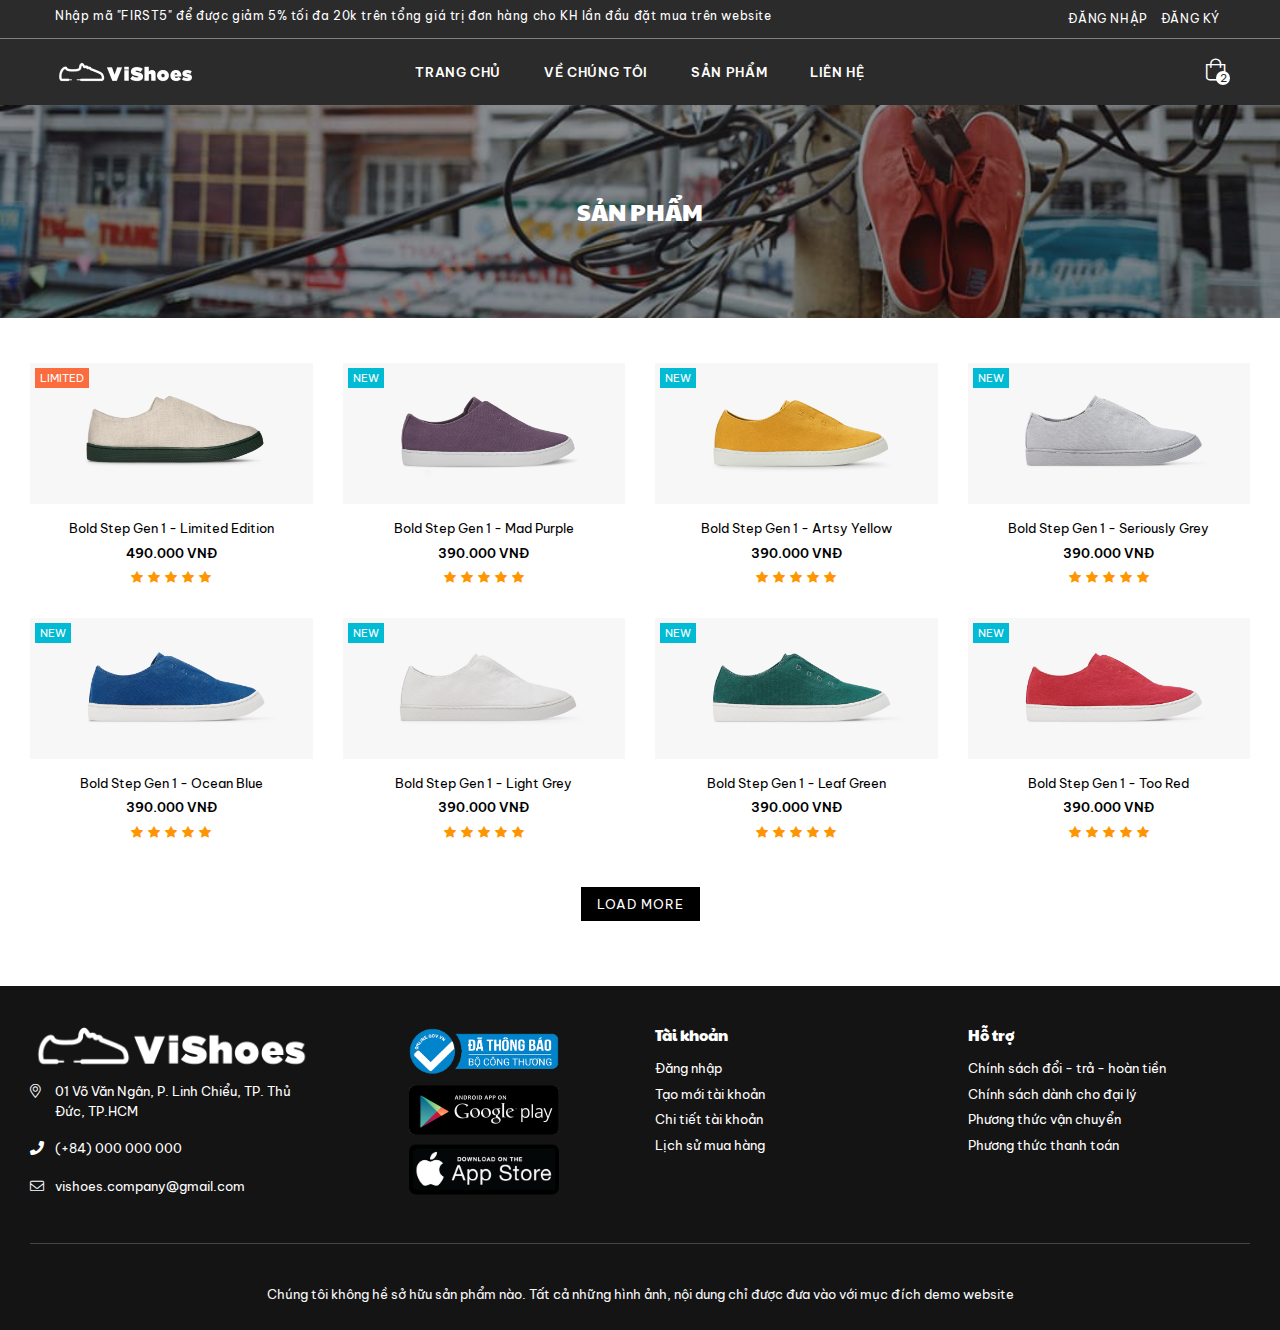
<file: products.html>
<!DOCTYPE html>
<html class="no-js" lang="en">

<head>
<meta http-equiv="Content-Type" content="text/html; charset=utf-8" />
<meta http-equiv="x-ua-compatible" content="ie=edge">
<title>Sản phẩm của ViShoes</title>
<meta name="description" content="description">
<meta name="viewport" content="width=device-width, initial-scale=1">
<!-- Favicon -->
<link rel="shortcut icon" href="assets/images/favicon.png" />
<!-- Plugins CSS -->
<link rel="stylesheet" href="assets/css/plugins.css">
<!-- Bootstap CSS -->
<link rel="stylesheet" href="assets/css/bootstrap.min.css">
<!-- Main Style CSS -->
<link rel="stylesheet" href="assets/css/style.css">
<link rel="stylesheet" href="assets/css/responsive.css">
</head>
<body class="template-collection belle">
<div class="pageWrapper">
    <!--Top Header-->
    <div class="top-header top-header-light">
        <div class="container-fluid">
            <div class="row">
            	<div class="col-10 col-sm-8 col-md-9 col-lg-8">
                    <p>Nhập mã "FIRST5" để được giảm 5% tối đa 20k trên tổng giá trị đơn hàng cho KH lần đầu đặt mua trên website</p>
                </div>
                <div class="col-2 col-sm-4 col-md-3 col-lg-4 text-right">
                	<span class="user-menu d-block d-lg-none"><i class="anm anm-user-al" aria-hidden="true"></i></span>
                    <ul class="customer-links list-inline">
                        <li><a href="login.html">Đăng nhập</a></li>
                        <li><a href="register.html">Đăng ký</a></li>
                    </ul>
                </div>
            </div>
        </div>
    </div>
    <!--End Top Header-->
    <div class="line"></div>
    <!--Header-->
    <div class="header-wrap animated d-flex nav-dark">
    	<div class="container-fluid">        
            <div class="row align-items-center">
            	<!--Desktop Logo-->
                <div class="logo col-md-2 col-lg-2 d-none d-lg-block">
                    <a href="index.html">
                    	<img src="assets/images/logo-white.png" alt="" title="" >
                    </a>
                </div>
                <!--End Desktop Logo-->
                <div class="col-2 col-sm-3 col-md-3 col-lg-8">
                	<div class="d-block d-lg-none">
                        <button type="button" class="btn--link site-header__menu js-mobile-nav-toggle mobile-nav--open">
                        	<i class="icon anm anm-times-l"></i>
                            <i class="anm anm-bars-r"></i>
                        </button>
                    </div>
                	<!--Desktop Menu-->
                	<nav class="grid__item" id="AccessibleNav"><!-- for mobile -->
                        <ul id="siteNav" class="site-nav medium center hidearrow">
                            <li class="lvl1"><a href="index.html">Trang chủ <i class="anm anm-angle-down-l"></i></a>
                            </li>
                            <li class="lvl1"><a href="about-us.html">Về chúng tôi <i class="anm anm-angle-down-l"></i></a>
                            </li>
                            <li class="lvl1"><a href="products.html">Sản phẩm <i class="anm anm-angle-down-l"></i></a>
                            </li>
                            <li class="lvl1"><a href="contact-us.html">Liên hệ <i class="anm anm-angle-down-l"></i></a>
                            </li>                    
                      </ul>
                    </nav>
                    <!--End Desktop Menu-->
                </div>
                <!--Mobile Logo-->
                <div class="col-6 col-sm-6 col-md-6 col-lg-2 d-block d-lg-none mobile-logo">
                	<div class="logo">
                        <a href="index.html">
                            <img src="assets/images/logo-white.png" alt="Belle Multipurpose Html Template" title="Belle Multipurpose Html Template" />
                        </a>
                    </div>
                </div>
                <!--End Mobile Logo-->
                
                <div class="col-4 col-sm-3 col-md-3 col-lg-2">
                    <!--Shopping Cart-->
                	<div class="site-cart">
                    	<a href="cart.html" class="site-header__cart">
                        	<i class="icon anm anm-bag-l"></i>
                            <span id="CartCount" class="site-header__cart-count" data-cart-render="item_count">2</span>
                        </a>
                    </div>
                    <!--End Shopping Cart-->
                </div>
        	</div>
        </div>
    </div>
    <!--End Header-->
    <!--Mobile Menu-->
    <div class="mobile-nav-wrapper" role="navigation">
		<div class="closemobileMenu"><i class="icon anm anm-times-l pull-right"></i> Đóng Menu</div>
        <ul id="MobileNav" class="mobile-nav">
        	<li class="lvl1"><a href="index.html">Trang chủ <i class="anm anm-plus-l"></i></a>
            </li>
            <li class="lvl1"><a href="about-us.html">Về chúng tôi <i class="anm anm-plus-l"></i></a>
            </li>
        	<li class="lvl1"><a href="products.html">Sản phẩm <i class="anm anm-plus-l"></i></a>
            </li>
            <li class="lvl1"><a href="contact-us.html">Liên hệ <i class="anm anm-plus-l"></i></a>
            </li>
        </ul>
	</div>
	<!--End Mobile Menu-->
    
    <!--Body Content-->
    <div id="page-content">
    	<!--Product Banner-->
    	<div class="collection-header">
			<div class="collection-hero">
        		<div class="collection-hero__image"><img class="blur-up lazyload" data-src="assets/images/product-banner.jpg" src="assets/images/product-banner.jpg" alt="" title="" /></div>
        		<div class="collection-hero__title-wrapper"><h1 class="collection-hero__title page-width">Sản phẩm</h1></div>
      		</div>
		</div>
        <!--End Product Banner-->
        <!--Product grid-->
        <div class="container">
        	<div class="row">
                <!--Main Content-->
                <div class="col-12 col-sm-12 col-md-12 col-lg-12 main-col">
                	<div class="productList">
                        <div class="grid-products grid--view-items">
                            <div class="row">
                                <!--Product 1-->
                                <div class="col-6 col-sm-6 col-md-4 col-lg-3 item">
                                    <!-- start product image -->
                                    <div class="product-image">
                                        <!-- start product image -->
                                        <a href="product-1.html">
                                            <!-- image -->
                                            <img class="primary blur-up lazyload" data-src="assets/images/product-images/product-1-1.jpg" src="assets/images/product-images/product-1-1.jpg" alt="image" title="product" />
                                            <!-- End image -->
                                            <!-- Hover image -->
                                            <img class="hover blur-up lazyload" data-src="assets/images/product-images/product-1-2.jpg" src="assets/images/product-images/product-1-2.jpg" alt="image" title="product" />
                                            <!-- End hover image -->
                                            <!-- product label -->
                                            <div class="product-labels"><span class="lbl pr-label3">Limited</span></div>
                                            <!-- End product label -->
                                        </a>
                                        <!-- end product image -->

                                        <!-- Start product button -->
                                        <form class="variants add" action="#" onclick="window.location.href='cart.html'"method="post">
                                            <button class="btn btn-addto-cart" type="button">Đặt hàng</button>
                                        </form>
                                        <!-- end product button -->
                                    </div>
                                    <!-- end product image -->

                                    <!--start product details -->
                                    <div class="product-details text-center">
                                        <!-- product name -->
                                        <div class="product-name">
                                            <a href="product-1.html">Bold Step Gen 1 - Limited Edition</a>
                                        </div>
                                        <!-- End product name -->
                                        <!-- product price -->
                                        <div class="product-price">
                                            <span class="price">490.000 VNĐ</span>
                                        </div>
                                        <!-- End product price -->
                                        
                                        <div class="product-review">
                                            <i class="font-13 fa fa-star"></i>
                                            <i class="font-13 fa fa-star"></i>
                                            <i class="font-13 fa fa-star"></i>
                                            <i class="font-13 fa fa-star"></i>
                                            <i class="font-13 fa fa-star"></i>
                                        </div>
                                    </div>
                                    <!-- End product details -->
                                </div>
                                <!--Product 2-->
                                <div class="col-6 col-sm-6 col-md-4 col-lg-3 item">
                                    <!-- start product image -->
                                    <div class="product-image">
                                        <!-- start product image -->
                                        <a href="product-2.html">
                                            <!-- image -->
                                            <img class="primary blur-up lazyload" data-src="assets/images/product-images/product-2-1.jpg" src="assets/images/product-images/product-2-1.jpg" alt="image" title="product" />
                                            <!-- End image -->
                                            <!-- Hover image -->
                                            <img class="hover blur-up lazyload" data-src="assets/images/product-images/product-2-2.jpg" src="assets/images/product-images/product-2-2.jpg" alt="image" title="product" />
                                            <!-- End hover image -->
                                            <!-- product label -->
                                            <div class="product-labels"><span class="lbl pr-label1">new</span></div>
                                            <!-- End product label -->
                                        </a>
                                        <!-- end product image -->

                                        <!-- Start product button -->
                                        <form class="variants add" action="#" onclick="window.location.href='cart.html'"method="post">
                                            <button class="btn btn-addto-cart" type="button">Đặt hàng</button>
                                        </form>
                                        <!-- end product button -->
                                    </div>
                                    <!-- end product image -->

                                    <!--start product details -->
                                    <div class="product-details text-center">
                                        <!-- product name -->
                                        <div class="product-name">
                                            <a href="product-2.html">Bold Step Gen 1 - Mad Purple</a>
                                        </div>
                                        <!-- End product name -->
                                        <!-- product price -->
                                        <div class="product-price">
                                            <span class="price">390.000 VNĐ</span>
                                        </div>
                                        <!-- End product price -->
                                        
                                        <div class="product-review">
                                            <i class="font-13 fa fa-star"></i>
                                            <i class="font-13 fa fa-star"></i>
                                            <i class="font-13 fa fa-star"></i>
                                            <i class="font-13 fa fa-star"></i>
                                            <i class="font-13 fa fa-star"></i>
                                        </div>
                                    </div>
                                    <!-- End product details -->
                                </div>
                                <!--Product 3-->
                                <div class="col-6 col-sm-6 col-md-4 col-lg-3 item">
                                    <!-- start product image -->
                                    <div class="product-image">
                                        <!-- start product image -->
                                        <a href="product-3.html">
                                            <!-- image -->
                                            <img class="primary blur-up lazyload" data-src="assets/images/product-images/product-3-1.jpg" src="assets/images/product-images/product-3-1.jpg" alt="image" title="product" />
                                            <!-- End image -->
                                            <!-- Hover image -->
                                            <img class="hover blur-up lazyload" data-src="assets/images/product-images/product-3-2.jpg" src="assets/images/product-images/product-3-2.jpg" alt="image" title="product" />
                                            <!-- End hover image -->
                                            <!-- product label -->
                                            <div class="product-labels"><span class="lbl pr-label1">new</span></div>
                                            <!-- End product label -->
                                        </a>
                                        <!-- end product image -->

                                        <!-- Start product button -->
                                        <form class="variants add" action="#" onclick="window.location.href='cart.html'"method="post">
                                            <button class="btn btn-addto-cart" type="button">Đặt hàng</button>
                                        </form>
                                        <!-- end product button -->
                                    </div>
                                    <!-- end product image -->

                                    <!--start product details -->
                                    <div class="product-details text-center">
                                        <!-- product name -->
                                        <div class="product-name">
                                            <a href="product-3.html">Bold Step Gen 1 - Artsy Yellow</a>
                                        </div>
                                        <!-- End product name -->
                                        <!-- product price -->
                                        <div class="product-price">
                                            <span class="price">390.000 VNĐ</span>
                                        </div>
                                        <!-- End product price -->
                                        
                                        <div class="product-review">
                                            <i class="font-13 fa fa-star"></i>
                                            <i class="font-13 fa fa-star"></i>
                                            <i class="font-13 fa fa-star"></i>
                                            <i class="font-13 fa fa-star"></i>
                                            <i class="font-13 fa fa-star"></i>
                                        </div>
                                    </div>
                                    <!-- End product details -->
                                </div>
                                <!--Product 4-->
                                <div class="col-6 col-sm-6 col-md-4 col-lg-3 item">
                                    <!-- start product image -->
                                    <div class="product-image">
                                        <!-- start product image -->
                                        <a href="product-4.html">
                                            <!-- image -->
                                            <img class="primary blur-up lazyload" data-src="assets/images/product-images/product-4-1.jpg" src="assets/images/product-images/product-4-1.jpg" alt="image" title="product" />
                                            <!-- End image -->
                                            <!-- Hover image -->
                                            <img class="hover blur-up lazyload" data-src="assets/images/product-images/product-4-2.jpg" src="assets/images/product-images/product-4-2.jpg" alt="image" title="product" />
                                            <!-- End hover image -->
                                            <!-- product label -->
                                            <div class="product-labels"><span class="lbl pr-label1">new</span></div>
                                            <!-- End product label -->
                                        </a>
                                        <!-- end product image -->

                                        <!-- Start product button -->
                                        <form class="variants add" action="#" onclick="window.location.href='cart.html'"method="post">
                                            <button class="btn btn-addto-cart" type="button">Đặt hàng</button>
                                        </form>
                                        <!-- end product button -->
                                    </div>
                                    <!-- end product image -->

                                    <!--start product details -->
                                    <div class="product-details text-center">
                                        <!-- product name -->
                                        <div class="product-name">
                                            <a href="product-4.html">Bold Step Gen 1 - Seriously Grey</a>
                                        </div>
                                        <!-- End product name -->
                                        <!-- product price -->
                                        <div class="product-price">
                                            <span class="price">390.000 VNĐ</span>
                                        </div>
                                        <!-- End product price -->
                                        
                                        <div class="product-review">
                                            <i class="font-13 fa fa-star"></i>
                                            <i class="font-13 fa fa-star"></i>
                                            <i class="font-13 fa fa-star"></i>
                                            <i class="font-13 fa fa-star"></i>
                                            <i class="font-13 fa fa-star"></i>
                                        </div>
                                    </div>
                                    <!-- End product details -->
                                </div>
                                <!--Product 5-->
                                <div class="col-6 col-sm-6 col-md-4 col-lg-3 item">
                                    <!-- start product image -->
                                    <div class="product-image">
                                        <!-- start product image -->
                                        <a href="product-5.html">
                                            <!-- image -->
                                            <img class="primary blur-up lazyload" data-src="assets/images/product-images/product-5-1.jpg" src="assets/images/product-images/product-5-1.jpg" alt="image" title="product" />
                                            <!-- End image -->
                                            <!-- Hover image -->
                                            <img class="hover blur-up lazyload" data-src="assets/images/product-images/product-5-2.jpg" src="assets/images/product-images/product-5-2.jpg" alt="image" title="product" />
                                            <!-- End hover image -->
                                            <!-- product label -->
                                            <div class="product-labels"><span class="lbl pr-label1">new</span></div>
                                            <!-- End product label -->
                                        </a>
                                        <!-- end product image -->

                                        <!-- Start product button -->
                                        <form class="variants add" action="#" onclick="window.location.href='cart.html'"method="post">
                                            <button class="btn btn-addto-cart" type="button">Đặt hàng</button>
                                        </form>
                                        <!-- end product button -->
                                    </div>
                                    <!-- end product image -->

                                    <!--start product details -->
                                    <div class="product-details text-center">
                                        <!-- product name -->
                                        <div class="product-name">
                                            <a href="product-5.html">Bold Step Gen 1 - Ocean Blue</a>
                                        </div>
                                        <!-- End product name -->
                                        <!-- product price -->
                                        <div class="product-price">
                                            <span class="price">390.000 VNĐ</span>
                                        </div>
                                        <!-- End product price -->
                                        
                                        <div class="product-review">
                                            <i class="font-13 fa fa-star"></i>
                                            <i class="font-13 fa fa-star"></i>
                                            <i class="font-13 fa fa-star"></i>
                                            <i class="font-13 fa fa-star"></i>
                                            <i class="font-13 fa fa-star"></i>
                                        </div>
                                    </div>
                                    <!-- End product details -->
                                </div>
                                <!--Product 6-->
                                <div class="col-6 col-sm-6 col-md-4 col-lg-3 item">
                                    <!-- start product image -->
                                    <div class="product-image">
                                        <!-- start product image -->
                                        <a href="product-6.html">
                                            <!-- image -->
                                            <img class="primary blur-up lazyload" data-src="assets/images/product-images/product-6-1.jpg" src="assets/images/product-images/product-6-1.jpg" alt="image" title="product" />
                                            <!-- End image -->
                                            <!-- Hover image -->
                                            <img class="hover blur-up lazyload" data-src="assets/images/product-images/product-6-2.jpg" src="assets/images/product-images/product-6-2.jpg" alt="image" title="product" />
                                            <!-- End hover image -->
                                            <!-- product label -->
                                            <div class="product-labels"><span class="lbl pr-label1">new</span></div>
                                            <!-- End product label -->
                                        </a>
                                        <!-- end product image -->

                                        <!-- Start product button -->
                                        <form class="variants add" action="#" onclick="window.location.href='cart.html'"method="post">
                                            <button class="btn btn-addto-cart" type="button">Đặt hàng</button>
                                        </form>
                                        <!-- end product button -->
                                    </div>
                                    <!-- end product image -->

                                    <!--start product details -->
                                    <div class="product-details text-center">
                                        <!-- product name -->
                                        <div class="product-name">
                                            <a href="product-6.html">Bold Step Gen 1 - Light Grey</a>
                                        </div>
                                        <!-- End product name -->
                                        <!-- product price -->
                                        <div class="product-price">
                                            <span class="price">390.000 VNĐ</span>
                                        </div>
                                        <!-- End product price -->
                                        
                                        <div class="product-review">
                                            <i class="font-13 fa fa-star"></i>
                                            <i class="font-13 fa fa-star"></i>
                                            <i class="font-13 fa fa-star"></i>
                                            <i class="font-13 fa fa-star"></i>
                                            <i class="font-13 fa fa-star"></i>
                                        </div>
                                    </div>
                                    <!-- End product details -->
                                </div>
                                <!--Product 7-->
                                <div class="col-6 col-sm-6 col-md-4 col-lg-3 item">
                                    <!-- start product image -->
                                    <div class="product-image">
                                        <!-- start product image -->
                                        <a href="product-7.html">
                                            <!-- image -->
                                            <img class="primary blur-up lazyload" data-src="assets/images/product-images/product-7-1.jpg" src="assets/images/product-images/product-7-1.jpg" alt="image" title="product" />
                                            <!-- End image -->
                                            <!-- Hover image -->
                                            <img class="hover blur-up lazyload" data-src="assets/images/product-images/product-7-2.jpg" src="assets/images/product-images/product-7-2.jpg" alt="image" title="product" />
                                            <!-- End hover image -->
                                            <!-- product label -->
                                            <div class="product-labels"><span class="lbl pr-label1">new</span></div>
                                            <!-- End product label -->
                                        </a>
                                        <!-- end product image -->

                                        <!-- Start product button -->
                                        <form class="variants add" action="#" onclick="window.location.href='cart.html'"method="post">
                                            <button class="btn btn-addto-cart" type="button">Đặt hàng</button>
                                        </form>
                                        <!-- end product button -->
                                    </div>
                                    <!-- end product image -->

                                    <!--start product details -->
                                    <div class="product-details text-center">
                                        <!-- product name -->
                                        <div class="product-name">
                                            <a href="product-7.html">Bold Step Gen 1 - Leaf Green</a>
                                        </div>
                                        <!-- End product name -->
                                        <!-- product price -->
                                        <div class="product-price">
                                            <span class="price">390.000 VNĐ</span>
                                        </div>
                                        <!-- End product price -->
                                        
                                        <div class="product-review">
                                            <i class="font-13 fa fa-star"></i>
                                            <i class="font-13 fa fa-star"></i>
                                            <i class="font-13 fa fa-star"></i>
                                            <i class="font-13 fa fa-star"></i>
                                            <i class="font-13 fa fa-star"></i>
                                        </div>
                                    </div>
                                    <!-- End product details -->
                                </div>
                                <!--Product 8-->
                                <div class="col-6 col-sm-6 col-md-4 col-lg-3 item">
                                    <!-- start product image -->
                                    <div class="product-image">
                                        <!-- start product image -->
                                        <a href="product-8.html">
                                            <!-- image -->
                                            <img class="primary blur-up lazyload" data-src="assets/images/product-images/product-8-1.jpg" src="assets/images/product-images/product-8-1.jpg" alt="image" title="product" />
                                            <!-- End image -->
                                            <!-- Hover image -->
                                            <img class="hover blur-up lazyload" data-src="assets/images/product-images/product-8-2.jpg" src="assets/images/product-images/product-8-2.jpg" alt="image" title="product" />
                                            <!-- End hover image -->
                                            <!-- product label -->
                                            <div class="product-labels"><span class="lbl pr-label1">new</span></div>
                                            <!-- End product label -->
                                        </a>
                                        <!-- end product image -->

                                        <!-- Start product button -->
                                        <form class="variants add" action="#" onclick="window.location.href='cart.html'"method="post">
                                            <button class="btn btn-addto-cart" type="button">Đặt hàng</button>
                                        </form>
                                        <!-- end product button -->
                                    </div>
                                    <!-- end product image -->

                                    <!--start product details -->
                                    <div class="product-details text-center">
                                        <!-- product name -->
                                        <div class="product-name">
                                            <a href="product-8.html">Bold Step Gen 1 - Too Red</a>
                                        </div>
                                        <!-- End product name -->
                                        <!-- product price -->
                                        <div class="product-price">
                                            <span class="price">390.000 VNĐ</span>
                                        </div>
                                        <!-- End product price -->
                                        
                                        <div class="product-review">
                                            <i class="font-13 fa fa-star"></i>
                                            <i class="font-13 fa fa-star"></i>
                                            <i class="font-13 fa fa-star"></i>
                                            <i class="font-13 fa fa-star"></i>
                                            <i class="font-13 fa fa-star"></i>
                                        </div>
                                    </div>
                                    <!-- End product details -->
                                </div>
                            </div>
                        </div>
                    </div>
                    <!--LOAD MORE button-->
                    <div class="infinitpaginOuter">
                        <div class="infinitpagin">	
                            <a href="#" class="btn loadMore">Load More</a>
                        </div>
                    </div>
                </div>
                <!--End Main Content-->
            </div>
        </div>
        <!--End Product grid-->
    </div>
    <!--End Body Content-->
    
    <!--Footer-->
    <footer id="footer">
        <div class="site-footer">
        	<div class="container">
     			<!--Footer Links-->
            	<div class="footer-top">
                	<div class="row">
                        <!--Column 1-->
                        <div class="col-12 col-sm-12 col-md-3 col-lg-3  footer-links">
                            <!-- LOGO -->
                            <a href="index.html"><img src="assets/images/logo-footer.png" alt="" width="300px"></a>
                            <!--Contact-->
                            <ul class="addressFooter">
                            	<li><i class="icon anm anm-map-marker-al"></i><p>01 Võ Văn Ngân, P. Linh Chiểu, TP. Thủ Đức, TP.HCM</p></li>
                                <li class="phone"><i class="icon anm anm-phone-s"></i><p>(+84) 000 000 000</p></li>
                                <li class="email"><i class="icon anm anm-envelope-l"></i><p>vishoes.company@gmail.com</p></li>
                            </ul>
                        </div>
                        <!--Column 2-->
                        <div class="col-12 col-sm-12 col-md-3 col-lg-3 footer-links text-center">
                            <ul>
                            	<li><a href="#"><img src="assets/images/footer-bo-cong-thuong.png" alt="" width="150px"></a></li>
                                <li><a href="#"><img src="assets/images/footer-gg-play.png" alt="" width="150px"></a></li>
                                <li><a href="#"><img src="assets/images/footer-appstore.png" alt="" width="150px"></a></li>
                            </ul>
                        </div>
                        <!--Column 3-->
                        <div class="col-12 col-sm-12 col-md-3 col-lg-3 footer-links">
                        	<h4 class="h4">Tài khoản</h4>
                            <ul>
                            	<li><a href="login.html">Đăng nhập</a></li>
                                <li><a href="register.html">Tạo mới tài khoản</a></li>
                                <li><a href="about-us.html">Chi tiết tài khoản</a></li>
                                <li><a href="#">Lịch sử mua hàng</a></li>
                            </ul>
                        </div>
                        <!--Column 4-->
                        <div class="col-12 col-sm-12 col-md-3 col-lg-3 footer-links">
                        	<h4 class="h4">Hỗ trợ</h4>
                            <ul>
                            	<li><a href="#">Chính sách đổi - trả - hoàn tiền</a></li>
                                <li><a href="#">Chính sách dành cho đại lý</a></li>
                                <li><a href="#">Phương thức vận chuyển</a></li>
                                <li><a href="#">Phương thức thanh toán</a></li>
                            </ul>
                        </div>
                    </div>
                </div>
                <!--End Footer Links-->
                <hr>
                <!--Disclaimer-->
                <div class="footer-bottom">
                	<div class="row  mt-3 y-3 d-flex">
                        <p class="mx-auto text-light">Chúng tôi không hề sở hữu sản phẩm nào. Tất cả những hình ảnh, nội dung chỉ được đưa vào với mục đích demo website</p>
                    </div>
                </div>
            </div>
        </div>
    </footer>
    <!--End Footer-->
    
    <!--Scoll Top-->
    <span id="site-scroll"><i class="icon anm anm-angle-up-r"></i></span>
    <!--End Scoll Top-->
    
     <!-- Including Jquery -->
     <script src="assets/js/vendor/jquery-3.3.1.min.js"></script>
     <script src="assets/js/vendor/jquery.cookie.js"></script>
     <script src="assets/js/vendor/modernizr-3.6.0.min.js"></script>
     <script src="assets/js/vendor/wow.min.js"></script>
     <!-- Including Javascript -->
     <script src="assets/js/bootstrap.min.js"></script>
     <script src="assets/js/plugins.js"></script>
     <script src="assets/js/popper.min.js"></script>
     <script src="assets/js/lazysizes.js"></script>
     <script src="assets/js/main.js"></script>
</div>
</body>

</html>
</file>
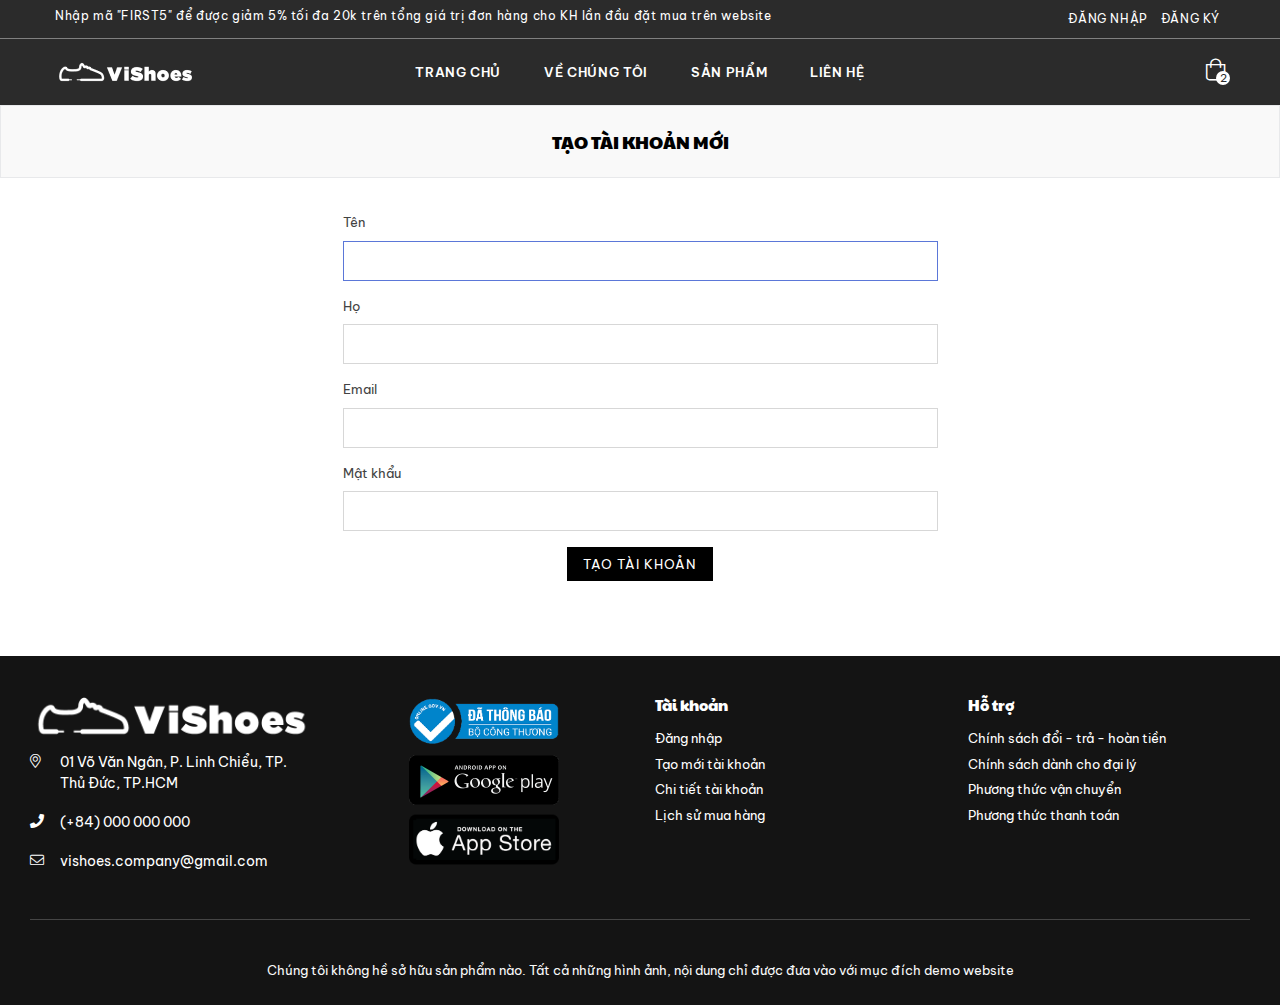
<file: register.html>
<!DOCTYPE html>
<html class="no-js" lang="en">

<head>
<meta http-equiv="Content-Type" content="text/html; charset=utf-8" />
<meta http-equiv="x-ua-compatible" content="ie=edge">
<title>ViShoes - Đăng ký tài khoản</title>
<meta name="description" content="description">
<meta name="viewport" content="width=device-width, initial-scale=1">
<!-- Favicon -->
<link rel="shortcut icon" href="assets/images/favicon.png" />
<!-- Plugins CSS -->
<link rel="stylesheet" href="assets/css/plugins.css">
<!-- Bootstap CSS -->
<link rel="stylesheet" href="assets/css/bootstrap.min.css">
<!-- Main Style CSS -->
<link rel="stylesheet" href="assets/css/style.css">
<link rel="stylesheet" href="assets/css/responsive.css">
</head>
<body class="page-template belle">
<div class="pageWrapper">
    <!--Top Header-->
    <div class="top-header top-header-light">
        <div class="container-fluid">
            <div class="row">
            	<div class="col-10 col-sm-8 col-md-9 col-lg-8">
                    <p>Nhập mã "FIRST5" để được giảm 5% tối đa 20k trên tổng giá trị đơn hàng cho KH lần đầu đặt mua trên website</p>
                </div>
                <div class="col-2 col-sm-4 col-md-3 col-lg-4 text-right">
                	<span class="user-menu d-block d-lg-none"><i class="anm anm-user-al" aria-hidden="true"></i></span>
                    <ul class="customer-links list-inline">
                        <li><a href="login.html">Đăng nhập</a></li>
                        <li><a href="register.html">Đăng ký</a></li>
                    </ul>
                </div>
            </div>
        </div>
    </div>
    <!--End Top Header-->
    <div class="line"></div>
    <!--Header-->
    <div class="header-wrap animated d-flex nav-dark">
    	<div class="container-fluid">        
            <div class="row align-items-center">
            	<!--Desktop Logo-->
                <div class="logo col-md-2 col-lg-2 d-none d-lg-block">
                    <a href="index.html">
                    	<img src="assets/images/logo-white.png" alt="" title="" >
                    </a>
                </div>
                <!--End Desktop Logo-->
                <div class="col-2 col-sm-3 col-md-3 col-lg-8">
                	<div class="d-block d-lg-none">
                        <button type="button" class="btn--link site-header__menu js-mobile-nav-toggle mobile-nav--open">
                        	<i class="icon anm anm-times-l"></i>
                            <i class="anm anm-bars-r"></i>
                        </button>
                    </div>
                	<!--Desktop Menu-->
                	<nav class="grid__item" id="AccessibleNav"><!-- for mobile -->
                        <ul id="siteNav" class="site-nav medium center hidearrow">
                            <li class="lvl1"><a href="index.html">Trang chủ <i class="anm anm-angle-down-l"></i></a>
                            </li>
                            <li class="lvl1"><a href="about-us.html">Về chúng tôi <i class="anm anm-angle-down-l"></i></a>
                            </li>
                            <li class="lvl1"><a href="products.html">Sản phẩm <i class="anm anm-angle-down-l"></i></a>
                            </li>
                            <li class="lvl1"><a href="contact-us.html">Liên hệ <i class="anm anm-angle-down-l"></i></a>
                            </li>                    
                      </ul>
                    </nav>
                    <!--End Desktop Menu-->
                </div>
                <!--Mobile Logo-->
                <div class="col-6 col-sm-6 col-md-6 col-lg-2 d-block d-lg-none mobile-logo">
                	<div class="logo">
                        <a href="index.html">
                            <img src="assets/images/logo-white.png" alt="Belle Multipurpose Html Template" title="Belle Multipurpose Html Template" />
                        </a>
                    </div>
                </div>
                <!--End Mobile Logo-->
                
                <div class="col-4 col-sm-3 col-md-3 col-lg-2">
                    <!--Shopping Cart-->
                	<div class="site-cart">
                    	<a href="cart.html" class="site-header__cart">
                        	<i class="icon anm anm-bag-l"></i>
                            <span id="CartCount" class="site-header__cart-count" data-cart-render="item_count">2</span>
                        </a>
                    </div>
                    <!--End Shopping Cart-->
                </div>
        	</div>
        </div>
    </div>
    <!--End Header-->
    <!--Mobile Menu-->
    <div class="mobile-nav-wrapper" role="navigation">
		<div class="closemobileMenu"><i class="icon anm anm-times-l pull-right"></i> Đóng Menu</div>
        <ul id="MobileNav" class="mobile-nav">
        	<li class="lvl1"><a href="index.html">Trang chủ <i class="anm anm-plus-l"></i></a>
            </li>
            <li class="lvl1"><a href="about-us.html">Về chúng tôi <i class="anm anm-plus-l"></i></a>
            </li>
        	<li class="lvl1"><a href="products.html">Sản phẩm <i class="anm anm-plus-l"></i></a>
            </li>
            <li class="lvl1"><a href="contact-us.html">Liên hệ <i class="anm anm-plus-l"></i></a>
            </li>
        </ul>
	</div>
	<!--End Mobile Menu-->
    
    <!--Body Content-->
    <div id="page-content">
    	<!--Page Title-->
    	<div class="page section-header text-center">
			<div class="page-title">
        		<div class="wrapper"><h1 class="page-width">Tạo tài khoản mới</h1></div>
      		</div>
		</div>
        <!--End Page Title-->
        
        <div class="container">
        	<div class="row">
                <div class="col-12 col-sm-12 col-md-6 col-lg-6 main-col offset-md-3">
                	<div class="mb-4">
                       <form method="post" action="#" id="CustomerLoginForm" accept-charset="UTF-8" class="contact-form">	
                          <div class="row">
	                          <div class="col-12 col-sm-12 col-md-12 col-lg-12">
                                <div class="form-group">
                                    <label for="FirstName">Tên</label>
                                    <input type="text" name="customer[first_name]" placeholder="" id="FirstName" autofocus="">
                                </div>
                               </div>
                               <div class="col-12 col-sm-12 col-md-12 col-lg-12">
                                <div class="form-group">
                                    <label for="LastName">Họ</label>
                                    <input type="text" name="customer[last_name]" placeholder="" id="LastName">
                                </div>
                               </div>
                            <div class="col-12 col-sm-12 col-md-12 col-lg-12">
                                <div class="form-group">
                                    <label for="CustomerEmail">Email</label>
                                    <input type="email" name="customer[email]" placeholder="" id="CustomerEmail" class="" autocorrect="off" autocapitalize="off" autofocus="">
                                </div>
                            </div>
                            <div class="col-12 col-sm-12 col-md-12 col-lg-12">
                                <div class="form-group">
                                    <label for="CustomerPassword">Mật khẩu</label>
                                    <input type="password" value="" name="customer[password]" placeholder="" id="CustomerPassword" class="">                        	
                                </div>
                            </div>
                          </div>
                          <div class="row">
                            <div class="text-center col-12 col-sm-12 col-md-12 col-lg-12">
                                <input type="submit" class="btn mb-3" value="Tạo tài khoản">
                            </div>
                         </div>
                     </form>
                    </div>
               	</div>
            </div>
        </div>
        
    </div>
    <!--End Body Content-->
    
    <!--Footer-->
    <footer id="footer">
        <div class="site-footer">
        	<div class="container">
     			<!--Footer Links-->
            	<div class="footer-top">
                	<div class="row">
                        <!--Column 1-->
                        <div class="col-12 col-sm-12 col-md-3 col-lg-3  footer-links">
                            <!-- LOGO -->
                            <a href="index.html"><img src="assets/images/logo-footer.png" alt="" width="300px"></a>
                            <!--Contact-->
                            <ul class="addressFooter">
                            	<li><i class="icon anm anm-map-marker-al"></i><p>01 Võ Văn Ngân, P. Linh Chiểu, TP. Thủ Đức, TP.HCM</p></li>
                                <li class="phone"><i class="icon anm anm-phone-s"></i><p>(+84) 000 000 000</p></li>
                                <li class="email"><i class="icon anm anm-envelope-l"></i><p>vishoes.company@gmail.com</p></li>
                            </ul>
                        </div>
                        <!--Column 2-->
                        <div class="col-12 col-sm-12 col-md-3 col-lg-3 footer-links text-center">
                            <ul>
                            	<li><a href="#"><img src="assets/images/footer-bo-cong-thuong.png" alt="" width="150px"></a></li>
                                <li><a href="#"><img src="assets/images/footer-gg-play.png" alt="" width="150px"></a></li>
                                <li><a href="#"><img src="assets/images/footer-appstore.png" alt="" width="150px"></a></li>
                            </ul>
                        </div>
                        <!--Column 3-->
                        <div class="col-12 col-sm-12 col-md-3 col-lg-3 footer-links">
                        	<h4 class="h4">Tài khoản</h4>
                            <ul>
                            	<li><a href="login.html">Đăng nhập</a></li>
                                <li><a href="register.html">Tạo mới tài khoản</a></li>
                                <li><a href="about-us.html">Chi tiết tài khoản</a></li>
                                <li><a href="#">Lịch sử mua hàng</a></li>
                            </ul>
                        </div>
                        <!--Column 4-->
                        <div class="col-12 col-sm-12 col-md-3 col-lg-3 footer-links">
                        	<h4 class="h4">Hỗ trợ</h4>
                            <ul>
                            	<li><a href="#">Chính sách đổi - trả - hoàn tiền</a></li>
                                <li><a href="#">Chính sách dành cho đại lý</a></li>
                                <li><a href="#">Phương thức vận chuyển</a></li>
                                <li><a href="#">Phương thức thanh toán</a></li>
                            </ul>
                        </div>
                    </div>
                </div>
                <!--End Footer Links-->
                <hr>
                <!--Disclaimer-->
                <div class="footer-bottom">
                	<div class="row  mt-3 y-3 d-flex">
                        <p class="mx-auto text-light">Chúng tôi không hề sở hữu sản phẩm nào. Tất cả những hình ảnh, nội dung chỉ được đưa vào với mục đích demo website</p>
                    </div>
                </div>
            </div>
        </div>
    </footer>
    <!--End Footer-->
    <!--Scoll Top-->
    <span id="site-scroll"><i class="icon anm anm-angle-up-r"></i></span>
    <!--End Scoll Top-->
    
     <!-- Including Jquery -->
     <script src="assets/js/vendor/jquery-3.3.1.min.js"></script>
     <script src="assets/js/vendor/jquery.cookie.js"></script>
     <script src="assets/js/vendor/modernizr-3.6.0.min.js"></script>
     <script src="assets/js/vendor/wow.min.js"></script>
     <!-- Including Javascript -->
     <script src="assets/js/bootstrap.min.js"></script>
     <script src="assets/js/plugins.js"></script>
     <script src="assets/js/popper.min.js"></script>
     <script src="assets/js/lazysizes.js"></script>
     <script src="assets/js/main.js"></script>
</div>
</body>

</html>
</file>
<file: assets/css/style.css>
/*======================================================================
  1. Google Fonts
========================================================================*/
@import url('https://fonts.googleapis.com/css2?family=Be+Vietnam&display=swap');
@import url('https://fonts.googleapis.com/css2?family=Be+Vietnam&family=Paytone+One&display=swap');

/*======================================================================
  2. Basic Styles
========================================================================*/
* { -webkit-box-sizing: border-box; -moz-box-sizing: border-box; box-sizing: border-box; }
*, ::before, ::after { box-sizing:border-box; -webkit-box-sizing:border-box; }
html { overflow:hidden; overflow-y:auto; }
body { font-size:13px; line-height:1.5; -webkit-font-smoothing: antialiased; -moz-osx-font-smoothing: grayscale; font-family:'Be Vietnam', sans-serif; color:#424242; font-weight:400; margin:0; padding:0; }
article, aside, details, figcaption, figure, footer, header, nav, section, summary { display: block; }
html, button, input, select, textarea { font-family:'Be Vietnam', sans-serif; }
input:focus, textarea:focus, select:focus { border-color:#cdcfd3; }
input, textarea { padding:10px 18px; }
select { -webkit-appearance:none; -moz-appearance:none; appearance:none; background-position:right center; background-image:url(../images/arrow-select.png) !important; background-repeat:no-repeat !important; 
	background-position:right 10px center !important; line-height:1.2; text-indent:0.01px; text-overflow: ''; cursor:pointer; padding-bottom:8px 28px 8px 15px; }


a { color:#555555; text-decoration:none; -ms-transition:all 0.5s ease-in-out; -webkit-transition:all 0.5s ease-in-out; transition:all 0.5s ease-in-out; }
a:focus { outline:thin dotted; }
a:active, a:hover { color:#000; outline:0; }
a:hover, a:focus { opacity:0.8; }
a:hover { text-decoration:underline; }

p { margin:0 0 24px; }
img { -ms-interpolation-mode:bicubic; border:0; vertical-align:middle; }
ol, ul { padding:0; margin:0; }
.list-items { margin-left:15px; }
.hide { display:none !important; }

/*======================================================================
  3. Typography
========================================================================*/
h1 a, .h1 a, h2 a, .h2 a, h3 a, .h3 a, h4 a, .h4 a, h5 a, .h5 a, h6 a, .h6 a { color:inherit; text-decoration:none; font-weight:inherit; }
h1, h2, h3, h4, h5, h6, .h1, .h2, .h3, .h4, .h5, .h6, address, p, pre, blockquote, dl, dd, menu, ol, ul, table, caption, hr { margin:0; margin-bottom:15px; }
h1, .h1, h2, .h2, h3, .h3, h4, .h4, h5, .h5, h6, .h6 { color:#2b2b2b; margin:0 0 10px; font-family:'Paytone One', sans-serif; font-weight:400; line-height:1.2; overflow-wrap: break-word; word-wrap: break-word; }
h1, .h1 { font-size:24px; }
h2, .h2 { font-size:19px; letter-spacing:0.03em; text-transform:uppercase; }
h3, .h3 { font-size:16px; }
h4, .h4 { font-size:1em; }
h5, .h5 { font-size:18px; }
h6, .h6 { font-size:14px; }

img { max-width:100%; }

p { color:#555; }
p:last-child { margin-bottom:0; }

input, button, select, textarea { background: transparent; border:1px solid #d7d7d7; transition:all 0.4s ease-out 0s; -webkit-transition:all 0.4s ease-out 0s; color:#2b2b2b; }
input:focus, input:active, button:focus, button:active, select:focus, select:active, textarea:focus, textarea:active { outline:none; border-color:#5b77d8; }
input, select, textarea { width: 100%; font-size: 14px; box-shadow:none; -webkit-box-shadow:none; border-radius:0; -webkit-border-radius:0; }
input, select { height:40px; padding:0 10px; }
input[type="checkbox"] { width:auto; height:auto; }
input[type="checkbox"]:focus { outline:0; box-shadow:none; }

.text-left { text-align:left !important; }
.text-center { text-align:center !important; }
.text-right { text-align:right !important; }

hr { margin:20px 0; border:0; border-bottom:1px solid #e8e9eb; }

.border-bottom { border-bottom:1px solid #f5f5f5 !important; }

/*======================================================================
  4. Utilities
========================================================================*/
.hidden { display: none; }
.visuallyhidden { border: 0; clip: rect(0 0 0 0); height: 1px; margin: -1px; overflow: hidden; padding: 0; position: absolute; width: 1px; }
.visuallyhidden.focusable:active, .visuallyhidden.focusable:focus { clip: auto; height: auto; margin: 0; overflow: visible; position: static; width: auto; }
.clearfix:before, .clearfix:after { content: " "; /* 1 */ display: table;/* 2 */ }
.clearfix:after { clear: both; }

th { font-family:'Paytone One', sans-serif; font-weight:700; }

/* Text specialized */
.text-italic { font-style: italic; }
.text-normal { font-style: normal; }
.text-underline { font-style: underline; }
/* Font specialized */
.body-font { font-family: 'Be Vietnam', sans-serif; }
.heading-font { font-family: 'Paytone One', sans-serif; }

.list--inline { padding:0; margin:0; }
.list--inline li { display:inline-block; margin-bottom:0; vertical-align:middle; }

.display-table { display:table; table-layout:fixed; width:100%; margin:0 !important; }
.display-table-cell { float:none; display:table-cell; vertical-align:middle; }


/*======================================================================
  5. Container
========================================================================*/
.container { max-width:1300px; padding-left:30px; padding-right:30px; }
.container-fluid { padding:0 55px; }
.container-fluid:before,
.container-fluid:after { content:''; clear:both; display:block; }

.grid { *zoom:1; list-style:none; margin:0; padding:0; margin-left:-30px; }
.grid__item { float:left; padding-left:30px; width:100%; }
.grid--no-gutters > .grid__item { padding-left:0; }

/*======================================================================
  6. Button
========================================================================*/
.btn, .shopify-payment-button__button--unbranded { -moz-user-select:none; -ms-user-select:none; -webkit-user-select:none; user-select:none; -webkit-appearance:none; -moz-appearance:none; appearance:none; display:inline-block; width:auto; height:auto; 
	text-decoration:none; text-align:center; vertical-align:middle; cursor:pointer; border:1px solid transparent; border-radius:0; padding:8px 15px 8px; background-color:#000; color:#fff; font-family:'Be Vietnam', sans-serif; 
	font-weight:400; text-transform:uppercase; letter-spacing:1px; line-height:normal; white-space:normal; font-size:13px; -ms-transition:all 0.3s ease-in-out; -webkit-transition:all 0.3s ease-in-out; transition:all 0.3s ease-in-out; }
.btn:hover, .btn:focus, .shopify-payment-button__button--unbranded:hover, .shopify-payment-button__button--unbranded:focus { background-color:#1a1a1a; opacity:0.8; color:#fff; text-decoration:none; }
.btn--small { padding:8px 10px; font-size:0.92308em; line-height:1; }
.btn--secondary { background-color:#ededed; color:#000; border:1px solid #000; }
.btn--link { background-color:transparent; border:0; margin:0; color:#31a3a3; text-align:left; text-decoration:none; outline:none !important;box-shadow:none !important; }
.btn--link:hover, .btn--link:focus { opacity:0.8; text-decoration:none; }

/*======================================================================
  7. Input Placeholder
========================================================================*/
input:-moz-placeholder, textarea:-moz-placeholder { opacity:1; -ms-filter:"progid:DXImageTransform.Microsoft.Alpha(Opacity=100)"; }
input::-webkit-input-placeholder, textarea::-webkit-input-placeholder { opacity:1; -ms-filter:"progid:DXImageTransform.Microsoft.Alpha(Opacity=100)"; }
input::-moz-placeholder, textarea::-moz-placeholder { opacity:1; -ms-filter:"progid:DXImageTransform.Microsoft.Alpha(Opacity=100)"; }
input:-ms-input-placeholder, textarea:-ms-input-placeholder { opacity:1; -ms-filter:"progid:DXImageTransform.Microsoft.Alpha(Opacity=100)"; }

/*======================================================================
  8. Pre Loader
========================================================================*/
#pre-loader { background-color:#fff; height:100%; width:100%; position:fixed; z-index:1; margin-top:0px; top:0px; left:0px; bottom:0px; overflow:hidden !important; right:0px; z-index:999999; }
#pre-loader img { text-align:center; left:0; position:absolute; right:0; top:50%;transform:translateY(-50%); -webkit-transform:translateY(-50%); -o-transform:translateY(-50%); -ms-transform:translateY(-50%); -moz-transform:translateY(-50%); z-index:99; margin:0 auto; }

/*======================================================================
  9. Header Style
========================================================================*/
.classicHeader:not(.stickyNav) { position:absolute;width:100%; z-index:8; }

.top-header { color:#fff; padding-top:8px; padding-bottom:10px; background:#2b2b2b; height:38px; }
.top-header a { color:#fff; }
.top-header p, .top-header a, .top-header .fa { color:#ffffff; font-size:12px; margin-bottom:0; text-decoration:none; letter-spacing:0.05em; vertical-align:middle; line-height:normal; }
.top-header a:hover { text-decoration:underline; }

.top-header .user-menu { display:none; }
.top-header .user-menu .anm { font-size:19px; cursor:pointer; }
.top-header .list-inline { margin:0; list-style:none; }
.top-header .list-inline > li { display:inline-block; padding-right:5px; padding-left:5px; text-transform:uppercase; }

.logo { padding-top:15px; padding-bottom:15px; margin:0; }

.stickyNav { position:fixed; top:0; z-index:333; width:100%; left:0; background-color: #2b2b2b; box-shadow:0 0 7px rgba(0,0,0,0.2); -webkit-box-shadow:0 0 7px rgba(0,0,0,0.2); }
.stickyNav .logo { padding-left:0; }
.site-cart { float:right; position:relative; }
.site-header__cart { color:#fff; text-decoration:none; }
.site-header__cart:hover { text-decoration:none; color: #f4e400;}
.site-header__cart .icon { font-size:22px; text-decoration:none;}
.site-header__cart-count { font-size:11px; display:inline-block; color:#2b2b2b; background-color:#fff; border-radius:50%; text-align:center; width:14px; height:14px; line-height:14px; position:absolute; right:-5px; bottom:0; }
.site-header__cart-count:hover {color: #2b2b2b; background-color: #f4e400;}

#siteNav { position:relative; max-width:1100px; margin:0 auto; padding:0; list-style:none; }
#siteNav.right { text-align:right; }
#siteNav.left { text-align:left; }
#siteNav.center { text-align:center; }
#AccessibleNav { padding-left:0; }
.mobile-nav-wrapper, .site-header__logo.mobileview { display:none; }
@media (min-width:990px) {
	#siteNav a { text-decoration:none; font-size:13px; display:block; opacity:1; -webkit-font-smoothing: antialiased; letter-spacing:0.05em; position:relative; }
	#siteNav > li { display:inline-block; text-align:left; }
	#siteNav > li > a { color:#fff; padding:0 20px; text-transform:uppercase; line-height:40px; }
	#siteNav.medium > li a { font-weight:600; }
	#siteNav.medium > li > a .anm { display:none; }
	
	#siteNav > li > a:hover:hover,
	#siteNav > li > a:hover { color: #f4e400; }

}

.header-content-wrapper { width:100%; padding:15px 0; }

/*======================================================================
  10. Homepage Slideshow
========================================================================*/
.slideshow-wrapper { position:relative; }
.slideshow .slide { position:relative; }
.slideshow .wrap-caption.center { max-width:1200px; }
.slideshow .wrap-caption.right { float:right; }
.slideshow .wrap-caption.left { float:left; }
.slideshow .wrap-caption { display:inline-block; padding:25px; }
.slideshow__text-content { text-align:center; margin-top:30px; position:absolute; width:100%; top:50%; -ms-transform:translateY(-40%); -webkit-transform:translateY(-40%); transform:translateY(-40%); opacity:0; transition:all 0.5s cubic-bezier(0.44, 0.13, 0.48, 0.87); -webkit-transition:all 0.5s cubic-bezier(0.44, 0.13, 0.48, 0.87); -ms-transition:all 0.5s cubic-bezier(0.44, 0.13, 0.48, 0.87); transition-delay:0.3s; -webkit-transition-delay:0.3s; -ms-transition-delay:0.3s; z-index:3; }
.slideshow__text-content.bottom { top:inherit; bottom:10%; -ms-transform:translateY(10%); -webkit-transform:translateY(10%); transform:translateY(10%); }
.slideshow__text-content.top { top:10%; -ms-transform:translateY(10%); -webkit-transform:translateY(10%); transform:translateY(10%); }
.slick-active .slideshow__text-content.bottom { -ms-transform:translateY(0); -webkit-transform:translateY(0); transform:translateY(0); }
.slick-active .slideshow__text-content.top { -ms-transform:translateY(-5%); -webkit-transform:translateY(-5%); transform:translateY(-5%); }
.slick-active .slideshow__text-content, .no-js .slideshow__text-content { -ms-transform:translateY(-50%); -webkit-transform:translateY(-50%); transform:translateY(-50%); opacity:1; }
.slideshow .slideshow__title { color:#ffffff; font-weight:700; font-size:66px; text-transform:uppercase; line-height:1.1; text-shadow:1px 1px 7px rgba(0,0,0,0); }
.slideshow .slideshow__subtitle { color:#ffffff; font-weight:400; font-size:16px; text-transform:uppercase; margin-bottom:20px; line-height:1.2; text-shadow:1px 1px 4px rgba(0,0,0,0); display:block; }
.slideshow__text-wrap { height:100%; }
.slick-active .slideshow__image.img-animate { -ms-transform:scale(1); -webkit-transform:scale(1); transform:scale(1); }
.slideshow__image.img-animate { -ms-transform:scale(1.1); -webkit-transform:scale(1.1); transform:scale(1.1); }
.slideshow__overlay.bottom:before { background:-ms-linear-gradient(bottom, rgba(0,0,0,0) 0%, #000 100%); background:linear-gradient(to bottom, rgba(0,0,0,0) 0%, #000 100%); }
.slideshow__overlay:before { content: ''; position:absolute; top:0; right:0; bottom:0; left:0; opacity:0.5; z-index:3; }
.slideshow .slick-slide img { width:100%; }
.slideshow .slick-prev, .slideshow .slick-next { line-height:normal; font-size:0px; padding:0; border:0; opacity:0.5; position:absolute; z-index:4; top:50%; -ms-transform:translateY(-50%); -webkit-transform:translateY(-50%); transform:translateY(-50%); width:40px; height:40px; border-radius:5px; text-align:center; background-color:rgba(255,255,255,0.1); -ms-transition:all ease-out 0.2s; -webkit-transition:all ease-out 0.2s; transition:all ease-out 0.2s; }
.slideshow .slick-prev { left:10px; }
.slideshow .slick-next { right:10px; }
.slideshow .slick-next:before { content:"\ea8c"; font-family:"annimex-icons"; color:#000; }
.slideshow .slick-prev:before { content:"\ea8b"; font-family:"annimex-icons"; color:#000; }
.slideshow .slick-prev:before, .slideshow .slick-next:before { font-size:20px; line-height:20px; }
.slideshow .slick-prev:hover, .slideshow .slick-next:hover { opacity:0.7; background-color:rgba(255,255,255,0.7); box-shadow:0 0 4px rgba(0,0,0,0.4); -webkit-box-shadow:0 0 4px rgba(0,0,0,0.4); }
.slideshow .btn { color:#fff; background-color:#000; }
.slideshow .btn:hover, .slideshow .btn:focus { opacity:0.8; }

/*======================================================================
  11. Section
========================================================================*/
.section { padding-top:35px; padding-bottom:35px; }
.section-header { margin-bottom:35px; }
.pb-section { padding-bottom:35px; }
.pt-section { padding-top:35px; }
.no-pb-section { padding-bottom:0; }

/*======================================================================
  12. Products With Tab Slider
========================================================================*/
.tab-slider-product.section .section-header { margin-bottom:15px; }
.tab-slider-product .tabs { border:0; text-align:center; margin:0 0 30px; padding:0; }
.tab-slider-product .tabs > li { float:none; display:inline-block; margin:0 15px; cursor:pointer; }
.tab-slider-product .tabs > li { background:none !important; border:0 !important; text-transform:uppercase; letter-spacing:1px; color:#929292; font-weight:600; font-size:13px; padding-top:0; }
.tab-slider-product .tabs > li.active { color:#111111; }
.tab-slider-product .tabs li:hover, .tab-slider-product .tabs li:focus { color:#111111; opacity:1; text-decoration:underline; }
.tab-slider-product .tab_container { clear:both; width:100%; background:#fff; }
.tab-slider-product .tab_content { display:none; }
.tab-slider-product .tab_drawer_heading { display:none; }

/*======================================================================
  13. Product Grid
========================================================================*/
.grid-products a { text-decoration:none !important; }
@media only screen and (min-width: 992px) {
.shop-grid-5 .grid-products .item.col-lg-2 { -ms-flex:0 0 20%; -webkit-flex:0 0 20%; flex:0 0 20%; max-width:20%; }
}
@media only screen and (min-width: 1540px) {
	.shop-grid-7 .grid-products .item.col-lg-2 { -ms-flex:0 0 14.2222%; -webkit-flex:0 0 14.2222%; flex:0 0 14.2222%; max-width:14.2222%; }
}
.grid-products .item .product-image .showVariantImg img { opacity:0; visibility:hidden; }
.grid-products .item .product-image .showVariantImg .variantImg { visibility:visible; opacity:1; }
.grid-products .item .product-image .showLoading { transition: .5s; animation: loader-rotate .8s infinite linear; background: 0 0 !important; border: 3px solid rgba(100,100,100,.5);     border-top-color: rgba(100, 100, 100, 0.5); border-radius: 100%; border-top-color: #fff; content: ""; height: 34px !important; left: 50%; line-height: 1; margin-left: -17px; margin-top: -17px; pointer-events: none; position: absolute; top: 50% !important; -webkit-animation: loader-rotate .8s infinite linear; width: 34px !important; z-index: 154 !important; }
.grid-products .item .product-image { position:relative; overflow:hidden; margin:0 auto 15px; }
.grid-products .item .product-image > a { display:block; white-space:nowrap; opacity:1; }
.grid-products .item .product-image img { display:inline-block; width:100%; margin:0 auto; vertical-align:middle; -ms-transition:all ease-out 0.4s; -webkit-transition:all ease-out 0.4s; transition:all ease-out 0.4s; }
.grid-products .item .product-image .hover { visibility:hidden; opacity:0; left:50%; top:50%; position:absolute; -ms-transform:translate(-50%, -50%); -webkit-transform:translate(-50%, -50%); transform:translate(-50%, -50%); }
.grid-products .item .product-image:hover .primary { opacity:0; }
.grid-products .item .product-image:hover .hover:not(.variantImg) { opacity:1; visibility:visible; }
.grid-view_image:hover .primary { opacity:0; visibility:hidden; }
.grid-view_image:hover .hover:not(.variantImg) { opacity:1; visibility:visible; }

.grid-view-item.style2 .grid-view-item__link { position:relative; overflow:hidden; margin:0 auto 15px; }
.grid-view-item.style2 .grid-view-item__link { display:block; white-space:nowrap; opacity:1; }
.grid-view-item.style2 .grid-view-item__image { display:inline-block; width:100%; margin:0 auto; vertical-align:middle; -ms-transition:all ease-out 0.4s; -webkit-transition:all ease-out 0.4s; transition:all ease-out 0.4s; }
.grid-view-item.style2 .grid-view-item__link .hover { visibility:hidden; opacity:0; left:50%; top:50%; position:absolute; -ms-transform:translate(-50%, -50%); -webkit-transform:translate(-50%, -50%); transform:translate(-50%, -50%); }
.grid-view-item.style2 .grid-view-item__link:hover .primary { opacity:0 !important; visibility:hidden; }
.grid-view-item.style2 .grid-view-item__link:hover .hover:not(.variantImg) { opacity:1; visibility:visible; }
.grid-view-item.style2 .hoverDetails { width:94%; opacity:0; position:absolute; top:50%; left:50%; -ms-transform:translate(-50%, -50%); -webkit-transform:translate(-50%, -50%); transform:translate(-50%, -50%); -ms-transition:all ease-out 0.4s; -webkit-transition:all ease-out 0.4s; transition:all ease-out 0.4s; }
.template-collection .grid-view-item.style2 i { vertical-align:middle; }
.grid-view-item.style2 .grid-view-item__link,
.grid-view-item.style2 .grid-view_image { margin-bottom:0; }
.grid-view-item.style2 .grid-view-item__link .hover { opacity:0 !important; visibility:hidden; }
.grid-view-item.style2:hover .grid-view-item__link .hover { opacity:0.2 !important; visibility:visible; }
.grid-view-item.style2:hover .hoverDetails { opacity:1; }
.grid-view-item.style2 .button-set, .grid-view-item.style2 .variants.add { position:static; opacity:1; margin:0; }
.grid-view-item.style2 .button-set { margin-top:10px; }
.grid-view-item.style2 .button-set a.quick-view, .grid-view-item.style2 .button-set .wishlist-btn, .grid-view-item.style2 .button-set .compare-btn, .grid-view-item.style2 .button-set > form { display:inline-block; margin:0 2px; vertical-align:middle; }
.grid-view-item.style2 .button-set i { line-height:35px; }
.grid-view-item.style2 .button-set > form button { padding:0; width:35px; height:35px; }
.grid-view_image { position:relative; overflow:hidden; margin:0 auto 15px; }
.grid-products.style3 .item .product-name { margin-bottom:10px; }
.grid-products.style3 .item .product-image { margin:0 auto; }

.grid-view_image .product-image > a:after { content: ""; display:inline-block;width:0px; height:100%; vertical-align:middle; }

.slick-prev, .slick-next { position:absolute; z-index:9; display:block; height:auto; line-height:normal; font-size:0px; padding:6px 10px; cursor:pointer; background:transparent; color:transparent; top:50%; -webkit-transform:translate(0, -50%); -ms-transform:translate(0, -50%); transform:translate(0, -50%); padding:0; border:none; opacity:0.5; }
.slick-prev:before, .slick-next:before { font-family:"annimex-icons"; font-size:20px; line-height:1; color:#000; -webkit-font-smoothing:antialiased; -moz-osx-font-smoothing:grayscale; }
.slick-prev:before { content:"\ea8b"; }
.slick-next::before { content:"\ea8c"; }
.productSlider:hover .slick-arrow, .productPageSlider:hover .slick-arrow, .productSlider-style1:hover .slick-arrow, .productSlider-style2:hover .slick-arrow,
.productSlider-style2:hover .slick-arrow, .productSlider-fullwidth:hover .slick-arrow { opacity:1; }
.grid-products .slick-arrow { margin-top:-50px; }
.productPageSlider .slick-arrow { margin-top:-40px; }
.productSlider-style1 .slick-arrow, .productSlider-style2 .slick-prev, .productSlider-fullwidth .slick-prev { margin-top:-10px; }
.productSlider .slick-arrow, .productPageSlider .slick-arrow, .productSlider-style1 .slick-arrow,
.productSlider-style2 .slick-arrow, .productSlider-fullwidth .slick-arrow { padding:6px 10px; border-radius:5px; opacity:0; -ms-transition:all 0.5s ease-in-out; -webkit-transition:all 0.5s ease-in-out; transition:all 0.5s ease-in-out; }
.productSlider .slick-next, .productPageSlider .slick-next, .productSlider-style1 .slick-next,
.productSlider-style2 .slick-next, .productSlider-fullwidth .slick-next { right:-35px; }
.productSlider .slick-prev, .productPageSlider .slick-prev, .productSlider-style1 .slick-prev,
.productSlider-style2 .slick-prev, .productSlider-fullwidth .slick-prev { left:-35px; }
.grid-products .slick-slider .item, .grid-products.slick-slider .item { margin-bottom:0; }

.product-labels { position:absolute; left:5px; top:5px; }
.product-labels.rectangular .lbl { border-radius:0; }
.product-labels.radius .lbl { border-radius:3px; }
.product-labels .lbl { display: block; white-space:nowrap; color:#fff; font-size:11px; font-weight:400; text-transform:uppercase; text-align:center; padding:0 5px; height:20px; line-height:20px; margin-bottom:5px; }
.product-labels .on-sale { right:5px; background:#f54337; }
.product-labels .pr-label1 { left:5px; background:#01bad4; }
.product-labels .pr-label2 { left:5px; background:#e9a400; }
.product-labels .pr-label3 { left:5px; background:#81d53d; }
.product-labels.rounded .lbl { border-radius:50%; -moz-border-radius:50%; -webkit-border-radius:50%; display:-webkit-box; display:-webkit-flex; display:-moz-flex; display:-ms-flexbox; display:flex; -webkit-box-align:center; -ms-flex-align:center; -webkit-align-items:center; -moz-align-items:center; 
	align-items:center; white-space:nowrap; word-break:break-all;-webkit-box-pack:center; -ms-flex-pack:center; -webkit-justify-content:center; -moz-justify-content:center; justify-content:center; text-align:center; height:50px; width:50px; }
.grid-view-item--sold-out .grid-view-item__image { opacity:0.5; }
.variants.add button { color:#000000; background-color:#ffffff; width:100%; text-transform:uppercase; -ms-transition:all 0.3s ease-in-out; -webkit-transition:all 0.3s ease-in-out; transition:all 0.3s ease-in-out; }
.variants.add { position:absolute; bottom:-50px; -ms-transition:all 0.3s ease-in-out; -webkit-transition:all 0.3s ease-in-out; transition:all 0.3s ease-in-out; left:5px; right:5px; }
.product-image:hover .variants.add { bottom:5px; }
.button-set { position:absolute; right:5px; top:30px; opacity:0; -ms-transition:all 0.5s ease-in-out; -webkit-transition:all 0.5s ease-in-out; transition:all 0.5s ease-in-out; }
.button-set i { line-height:34px; }
.product-image:hover .button-set { top:5px; opacity:1; }
a.cartIcon{ color: #000000; background-color:#ffffff; border:0; width:35px; height:35px; line-height:34px; display:block; text-transform:uppercase; text-align:center; padding:0; margin-bottom:5px; }
a.cartIcon:hover, .variants.add button:hover { color:#ffffff; background-color:#000000; opacity:0.8; }

.button-style2, .button-style2 .variants.add { position:static; opacity:1; }
.button-style2 .btn-style2 { display:block; float:left; width:25%; }
.button-style2 .cartIcon { color:#fff; background-color:#000; border-right:1px solid #fff; }
.button-style2 .variants.add button { color:#fff; background-color:#000; }

.grid-products .item { margin:0 0 30px; text-align:center; }
.tab_container .grid-products .item { margin-bottom:0; }
.grid-products .item .product-name a { color:#000; font-size:1em; line-height:1.2; margin-bottom:0; }
.grid-products .item .product-name a:hover { opacity:0.8; }
.grid-products .item .product-price { margin:5px 0; color:#000000; font-weight:600; }
.product-price .price { color:#000000; }

.product-review .fa { font-size:13px; opacity:1; color:#ff9500; margin:0 1px; }

.grid-view-item__title { color:#000; font-size:1em; line-height:1.2; margin-bottom:0; }
.grid-view-item__meta { margin:5px 0; }
.product-price__price { color:#000000; font-weight:600; display:inline-block; }

.grid-products-hover-btn .variants.add button, .grid-products-hover-btn .cartIcon { color:#ffffff; background-color:#000000; }

.grid-products-hover-gry .variants.add button, .grid-products-hover-gry .cartIcon { color:#ffffff; background-color:#555555; }

/*======================================================================
  14. Store Feature
========================================================================*/
.store-info h5, .store-info .h5 { margin-bottom:5px; text-transform:uppercase; letter-spacing:0.08em; font-size:13px; font-weight:600; font-family:'Be Vietnam', sans-serif; }
.store-info li { padding:0 20px; text-align:center; }
.store-info li + li { border-left:1px dotted #ddd; }
.store-info .icon { color:#a9a9a9; font-size:40px; vertical-align:middle; display:block; margin-bottom:20px; }

/*======================================================================
  15. Shop Pages
========================================================================*/
.template-collection .collection-header { margin-bottom:45px; }
.collection-hero { position:relative; overflow:hidden; }
.collection-hero__image { height:250px; opacity:1; }
.collection-hero__image img { width:100%; }
.collection-hero__title-wrapper::before { content: ''; position:absolute; top:0; right:0; bottom:0;left:0; background-color:#000;opacity:0.4; }
.collection-hero__title { font-size:1.84615em; position:absolute; color:#fff; width:100%; text-align:center; left:0; right:0; top:50%; text-transform:uppercase; -ms-transform:translateY(-50%); -webkit-transform:translateY(-50%); transform:translateY(-50%); }

.infinitpagin { clear:both; padding:15px 0 30px; text-align:center; }
.loadMore { color:#fff !important; }

.product-load-more .item { display:none; }

/*======================================================================
  16. Product Listview
========================================================================*/
.list-view-item { display:table; table-layout:fixed; margin-bottom:15px; padding-bottom:15px; width:100%; border-bottom:1px solid #e8e9eb; text-decoration:none; }
.list-view-item:hover { text-decoration:none; }
.list-view-item p { color:#555; }
.list-view-item__image-column { display:table-cell; vertical-align:middle; width:230px; }
.list-view-item__image-wrapper { position:relative; margin-right:20px; }
.list-view-item__title-column { display:table-cell; vertical-align:middle; }
.list-view-items .grid-view-item__title { margin-bottom:10px; text-align:left; }
.list-view-items .product-price__sale { padding-left:5px; }
.list-view-items .variants { margin-top:10px; }

.main-content { min-height:500px; }

/*======================================================================
  17. Bredcrumb
========================================================================*/
.bredcrumbWrap { background:#f9f9f9; padding:10px 0; margin:0 0 30px; border-top:solid 1px #e8e9eb; }
.breadcrumbs a, .breadcrumbs span { color:#111; display:inline-block; padding:0 7px 0 0; margin-right:7px; font-size:12px; }

/*======================================================================
  18. Product Detail
========================================================================*/
.product-details-img:before, .product-details-img:after { content:''; clear:both; display:block; } 
.product-details-img .product-thumb { display:inline-block; padding:0; width:12.5%; margin:0; float:left; padding-right:5px; }
.product-details-img .product-thumb-1 { display:block; padding:0; width:100%; margin:0; float:left; padding-right:0; }
.product-details-img .product-zoom-right { display:inline-block; position:relative; width:87%; float:left; }
.product-thumb .product-dec-slider-2 a { cursor:pointer; }
.product-details-img .product-thumb .slick-arrow { top:auto; background:#fff; border-radius:3px; padding:0 5px; opacity:0; -ms-transition:all 0.5s ease-in-out; -webkit-transition:all 0.5s ease-in-out; transition:all 0.5s ease-in-out; }
.product-details-img:hover .product-thumb .slick-arrow { opacity:1; }
.product-details-img .product-thumb .slick-prev { top:5px; left:50%; margin-left:-12px; }
.product-details-img .product-thumb .slick-next { bottom:-10px; left:50%; right:auto; margin-left:-12px; }
.product-details-img .product-thumb .slick-prev:before { content:"\f106"; font-family:"FontAwesome"; font-size:20px; }
.product-details-img .product-thumb .slick-next:before { content:"\f107"; font-family:"FontAwesome"; font-size:20px; }
.product-details-img .product-labels { z-index:99; }
.product-details-img.product-single__photos.bottom .product-thumb .slick-arrow { background:transparent; }
.product-details-img.product-single__photos.bottom .product-thumb .slick-next { right:0; top:50%; left:inherit; }
.product-details-img.product-single__photos.bottom .product-thumb .slick-prev { left:15px; top:50%; bottom:0; }
.product-details-img.product-single__photos.bottom .product-thumb .slick-prev:before { content:"\ea8b"; font-family:"annimex-icons"; font-size:16px; }
.product-details-img.product-single__photos.bottom .product-thumb .slick-next:before { content:"\ea8c"; font-family:"annimex-icons"; font-size:16px; }

.product-form .swatch .swatchInput + .swatchLbl.rounded { border-radius:50% !important; }
.product-form .swatch .swatchInput + .swatchLbl.rectangle { border-radius:7px !important; }

.product-buttons { position:absolute; right:10px; bottom:10px; z-index:99; }
.product-buttons .btn.popup-video i, .product-buttons .btn i { line-height:33px; }
.product-buttons .btn { font-size:19px; height:36px; width:36px; text-align:center; margin-top:5px; clear:both; border-radius:3px; padding:0; line-height:33px; float:right; background:#000000; color:#ffffff; opacity:0.9; }

.product-template__container .product-single { margin-bottom:20px; }
.product-template__container .product-single__meta { position:relative; margin-bottom:20px; }
h1.product-single__title, .product-single__title.h1 { color:#000; font-size:23px; margin-bottom:10px; padding-right:60px; text-transform:uppercase; }
.product-template__container .product-nav { position:absolute; right:0; top:10px; }
.product-template__container .product-nav .next { float:right; }
.product-template__container .product-nav .prev, .product-template__container .product-nav .next { font-size:20px; display:block; line-height:22px; text-align:center; height:20px; width:20px; padding:0; color:#000; }

.product-template__container .prInfoRow { margin-bottom:10px; }
.product-template__container .prInfoRow > div { display:inline-block; margin-right:5%; }
.product-template__container .prInfoRow .instock { color:#447900; }
.product-template__container .prInfoRow .spr-badge-caption { color:#424242; padding-left:5px; }
.product-template__container .prInfoRow a:hover { text-decoration:none; }
.product-single__price .product-price__price { font-size:1.46154em; padding-left:3px; }
.product-single__price { display:inline-block; margin-right:10px; color:#555; font-size:1.15385em; font-weight:400; margin-bottom:15px; }
@-webkit-keyframes blinker {
  from { opacity: 1.0; }
  to { opacity:0.0; } 
}
.product-description ul, .product-single__description ul { margin-left:0; }
.product-single__description ul { text-align:left; }
.product-description ul li, .product-single__description ul li { position:relative; margin-left:15px; list-style:disc; }

.rte { color:#555; margin-bottom:20px; }
.rte li { margin-bottom:4px; list-style:inherit; }
.rte h1, .rte .h1, .rte h2, .rte .h2, .rte h3, .rte .h3, .rte h4, .rte .h4, .rte h5, .rte .h5, .rte h6, .rte .h6 { margin-top:30px; margin-bottom:15px; }
.rte h1:first-child, .rte .h1:first-child, .rte h2:first-child, .rte .h2:first-child, .rte h3:first-child, .rte .h3:first-child, .rte h4:first-child, .rte .h4:first-child, .rte h5:first-child, .rte .h5:first-child, .rte h6:first-child, .rte .h6:first-child { margin-top:0 }
.rte:last-child { margin-bottom:0; }

.product-template__container #quantity_message { color:#31a3a3; font-size:16px; text-align:center; padding:5px 9px; margin-bottom:15px; border:1px dashed #31a3a3; }
.product-template__container #quantity_message .items { font-weight:700; }

.product-form { display:-webkit-flex; display:-ms-flexbox; display:flex; width:100%; -webkit-flex-wrap:wrap; -moz-flex-wrap:wrap; -ms-flex-wrap:wrap; flex-wrap:wrap; -ms-flex-align:end; -webkit-align-items:flex-end; -moz-align-items:flex-end; -ms-align-items:flex-end; -o-align-items:flex-end; align-items:flex-end; width:auto; margin:0 -5px -10px; }
.product-template__container .product-form .swatch { width:100%; }
.product-form .swatch { margin-bottom:10px; }
.product-form .swatch .product-form__item { margin-bottom:0; padding-bottom:0; padding-top:0; }
.product-form__item { -webkit-flex:1 1 200px; -moz-flex:1 1 200px; -ms-flex:1 1 200px; flex:1 1 200px; margin-bottom:10px; padding:5px; }
.product-form .swatch label { display:block; text-transform:uppercase; font-weight:400; }
.product-template__container label .slVariant { font-weight:700; }
.product-form .swatch .swatch-element { display:inline-block; margin-right:8px; cursor:pointer; }
.product-form .swatch .swatchInput + .swatchLbl.color.medium { width:50px; height:50px; }
.product-form .swatch .swatchInput:checked + .swatchLbl { border:2px solid #111111; box-shadow:none; }
.product-form .swatch .swatchInput + .swatchLbl.color { width:30px; padding:0; height:30px; background-repeat:no-repeat; background-position:50% 50%; background-size:100% auto; cursor:pointer; }
.product-form .swatch .swatchInput + .swatchLbl.large { width:40px; height:40px; }
.product-form .swatch .swatchInput + .swatchLbl.large:not(.color) { line-height:36px; }
.product-form .swatch .swatchInput + .swatchLbl { color:#333; font-size:12px; font-weight:400; line-height:28px; text-transform:capitalize; display:inline-block; margin:0; min-width:30px; height:30px; overflow:hidden; text-align:center; background-color:#f9f9f9; padding:0 10px; border:2px solid #fff; box-shadow:0 0 0 1px #ddd; 
	border-radius:0; -ms-transition:all 0.5s ease-in-out; -webkit-transition:all 0.5s ease-in-out; transition:all 0.5s ease-in-out; cursor:pointer; }
.product-form .swatch .swatchInput { display:none; }

table { margin-bottom:15px; width:100%; border-collapse:collapse; border-spacing:0; }

.product-template__container .product-action { width:100%; display:block; margin-bottom:15px; padding:0 5px; }
.product-template__container .product-form__item--quantity { float:left; margin:0 10px 10px 0; }
.wrapQtyBtn { float:left; }
.qtyField { display:table; margin:0 auto; }
.qtyField .qty { width:40px; }
.qtyField .qtyBtn, .qtyField .qty { padding:10px 6px; width:30px; height:42px; border-radius:0; float:left; }
.qtyField a { background-color:#eee; color:#000; }
.qtyField a .fa { font-size:12px; line-height:21px; }
.qtyField > a, .qtyField > span, .qtyField input { display:table-cell; line-height:normal; text-align:center; padding:3px 6px; border:1px solid #f5f5f5; }
.product-template__container .product-form__item--submit { width:auto; overflow:hidden; }
.product-template__container .product-form__item--submit .btn { width:100%; padding:6px 15px; min-height:42px; }
.product-template__container .shopify-payment-button .shopify-payment-button__button--unbranded { border-radius:0; -ms-transition:all 0.3s ease-in-out; -webkit-transition:all 0.3s ease-in-out; transition:all 0.3s ease-in-out; color:#fff; background-color:#e95144; float:right; }
.product-template__container .shareRow { padding:10px 0 20px; }
.product-template__container .shareRow .wishlist { background:none !important; color:#000 !important; text-transform:capitalize; width:auto; text-align:left; line-height:inherit; height:auto; text-decoration:none; }
.product-template__container .shareRow .wishlist span { display:inline; padding-left:5px; letter-spacing:0.02em; }
.product-template__container .shareRow .medium-up--one-third { width:33%; }

.template-product .tabs-listing .product-tabs { border-bottom:1px solid #e8e9eb; width:100%; margin-bottom:0; }
.template-product .tabs-listing .product-tabs li { float:none; display:inline-block; cursor:pointer; }
.template-product .tabs-listing .product-tabs a { border-bottom:1px solid transparent; margin-bottom:-1px; letter-spacing:1px; display:block; border:none; padding:15px 25px; background:none !important; text-transform:uppercase; font-weight:600; border-radius:0; outline:none; color:#2e2d2d; text-decoration:none; }
.template-product .product-tabs li.active a, .template-product .product-tabs li.active a:focus { text-decoration:none; border:0; color:#000; border-bottom:1px solid #000; opacity:1; }
.template-product .tabs-listing .tab-container { padding:30px 0; text-align:left; }
.tab-container .tab-content { display:none; }
.product-template__container .product-single-1 .tab-container .tab-content { padding-top:20px; }
.template-product .prstyle2 .tabs-listing .acor-ttl:before { position:absolute; right:15px; top:15px; content:"\f107"; font-family:"FontAwesome"; font-size:16px; font-weight:normal; }
.template-product .prstyle2 .tabs-listing .acor-ttl.active:before { content:"\f106"; color:#000; }
#shopify-product-reviews { *zoom:1; display:block; clear:both; overflow:hidden; margin:1em 0; }
.spr-container:before,
.spr-container:after { content:" "; display:table; }
.spr-summary-actions-newreview { float:right; background:#000; color:#fff !important; font-size:12px; font-weight:700; padding:8px 10px; text-transform:uppercase; }
.spr-form { margin:24px 0 0 0; padding:24px 0 0 0; border-top:1px solid #DFDFDF; }
.spr-form-title { font-size:16px; line-height:24px; margin-top:0; text-transform:uppercase; }
.spr-form-contact-name, .spr-form-contact-email, .spr-form-contact-location, .spr-form-review-rating, .spr-form-review-title, .spr-form-review-body { *zoom:1; margin:0 0 15px 0; }
.spr-container input, .spr-container select, .spr-container textarea { border-color:#d3d3d3; }
.product-template__container label { font-weight:400; text-transform:uppercase; letter-spacing:0.02em; }
.spr-button-primary { float:right; }
.spr-reviews { padding:24px 0; }
.spr-review { padding:24px 0; border-top:1px solid #DFDFDF; }
.spr-review:first-child { margin-top:24px; }
.spr-review-header-starratings { margin:0 0 0.5em 0; display:inline-block; }
.spr-review-header-title { font-size:16px; line-height:24px; margin:0; padding:0; border:none; text-transform:uppercase; }
.spr-review-header-byline { font-size:13px; opacity:0.7; display:inline-block; margin:0 0 1em 0; }
.spr-review-content { *zoom:1; margin:0 0 24px 0; }

.template-product .tabs-listing .tab-container table tr th { background:#000; color:#fff; border:0 !important; }
.template-product .tabs-listing .tab-container table tr th, .template-product .tabs-listing .tab-container table tr td { padding:7px 12px; text-align:center; font-size:12px; border:1px solid #e8e9eb; }

.product-template__container .section-header { margin-bottom:40px; }

.template-product-right-thumb .sidebar-product .prFeatures { padding-top:0; }
.template-product-right-thumb .product-details-img .product-thumb { padding-right:0; padding-left:5px; }
.template-product-right-thumb .product-thumb .product-dec-slider-2 a { padding-bottom:3px; }
.template-product-right-thumb .prFeatures { padding:40px 0 20px; }

.product-labels .pr-label3 { left:5px; background:#fb6c3e; }

.product-single .product-single__meta { position:relative; }
.product-single .product-featured-img { width:100%; display:block; margin:0 auto; }
.product-single .grid_item-title { font-size:26px; margin-bottom:25px; }
.product-single .product-single__title { font-size:18px; }

/*======================================================================
  19. Pages
========================================================================*/
.page.section-header { background:#f9f9f9; border:1px solid #e8e9eb; }
.page.section-header h1 { text-transform:uppercase; margin:0; color:#000; padding:25px 0; font-size:18px; }

.page-template .addressFooter { font-size:14px; list-style:none; }
.page-template #page-content .addressFooter .icon { color:#000 !important; font-size:18px; }
.page-template .addressFooter li p { padding-left:30px; }

.contact-template .section-header { margin-bottom:0; }
.contact-template .map-section { margin-bottom:0; overflow:hidden; height:350px; }
.contact-template .map-section .container { position:relative; height:100%; }
.contact-template .map-section__overlay { left:auto; width:300px; padding:20px; display:inline-block; text-align:center; z-index:3; position:absolute; left:0; top:0; transform:translateY(-135%); -webkit-transform:translateY(-135%); margin-top:0; background:rgba(255,255,255,0.8); }
.contact-template .map-section__overlay-wrapper { position:static; text-align:left; height:100%; }
.rte-setting { margin-bottom:11.11111px; }
.contact-template .btn--secondary { background-color:#ededed; color:#000; border:1px solid #000; }
.contact-form textarea { height:120px; }

.grid:after { content:''; display:block; clear:both; }
.grid-sizer, .grid-item { width:50%; }
@media (max-width: 575px) {
  .grid-sizer, .grid-item { width:100%; }
}
@media (min-width: 576px) and (max-width: 767px) {
  .grid-sizer, .grid-item { width:50%; }
}
.grid-item { float:left; }
.grid-item img { display:block; max-width:100%; }

.site-header__logo-image { margin-bottom:10px; display:block; }
.password-table { display:table; height:100%; width:100%; }
.password-cell { width:50%; display:table-cell; vertical-align:middle; text-align:center; position:relative; }
.password-page { background:none !important; display:table; height:100%; width:100%; color:#555; background-color:#fff; background-size:cover; }
.password-table .password-cell { background:url(../images/coming-soon.jpg); background-repeat:no-repeat; background-position:50% 50%; background-size:cover; }
.password-header { position:absolute; right:0; }
.password-main { width:100%; height:100%; margin:0 auto; display:table; vertical-align:middle; }
.password-main__inner { display:table-cell; vertical-align: middle; padding:15px 30px; }
.password__title { margin-bottom:30px; }
.password__input-group { max-width:340px; margin:0 auto 30px; }
.password-cell .input-group { position:relative; display:table; width:100%; border-collapse:separate; height:40px; }
.password-cell .input-group__field { width:100%; border-right:0; border-radius:3px 0 0 3px; }
.password-cell .input-group__btn .btn { border-radius:0 3px 3px 0; white-space:nowrap; }
.password-cell .input-group__field, .password-cell .input-group__btn { display:table-cell; vertical-align:middle; margin:0; }
.password-cell .input-group__btn { white-space:nowrap; width:1%; }

.featured-content .list-items { margin-left:10px; }
/*======================================================================
  20. Cart Pages
========================================================================*/
.cart__row { position:relative; }
.cart th { font-weight:400; padding:10px 0 8px; background:#f2f2f2; text-transform:uppercase; padding-left:15px; padding-right:15px; letter-spacing:1px; }
.cart td { padding:10px; }
.cart .cart__meta { padding-right:15px; }
.cart th.cart__meta, .cart td.cart__meta { text-align:left; }
.cart__image-wrapper a { display:block; }
.cart .list-view-item__title { color:#000; font-size:1.15385em; min-width:100px; }
.cart__image-wrapper { width:120px; }
.cart .qtyField a { height:36px; line-height:34px; padding:0; }
.cart .qtyField .cart__qty-input { height:36px; width:40px; float:left; }
.cart .qtyField a .icon { line-height:33px; font-size:10px; }
.cart .cart__remove { border:0; margin-top:4px; font-size:14px; padding:0; height:25px; width:25px; text-align:center; vertical-align:middle; line-height:25px; }
.cart .cart__remove .icon { line-height:24px; }
.cart table tfoot .icon { vertical-align:middle; }
.style2 .cart__footer .cart-note { margin-bottom:30px; }
.cart__footer .solid-border { border:1px solid #e8e9eb; padding:20px; margin-bottom:20px; }
.cart__footer h5, .cart__footer .h5, .cart__footer h5 label, .cart__footer .h5 label, .cart__footer .cart__subtotal-title { color:#000; text-transform:uppercase; font-size:14px;font-family:'Be Vietnam', sans-serif; letter-spacing:0.02em; }
.cart-note__input { min-height:50px; width:100%; height:178px; }
.cart-note__label, .cart-note__input { display:block; }
.cart__subtotal { font-weight:700; padding-left:15px; display:inline-block; }
.cart__shipping { font-style:italic; font-size:13px; padding:12px 0; }
.cart_tearm label { cursor:pointer; }
input.checkbox { height:auto; vertical-align:middle; padding:0; box-shadow:none; }
#cartCheckout { width:100%; padding:15px; }
.cart-variant1 .cart .cart__price-wrapper{ text-align:center; }
.cart-variant1 .cart table { border:1px solid #f2f2f2; }
.cart-variant1 .cart table td { border:1px solid #f2f2f2; }
.cart-variant1 .cart th.text-right,
.cart-variant1 .cart .text-right.cart-price { text-align:center !important; }
.cart__meta-text { color:#a2a2a2; font-size:12px; }

/*======================================================================
  21. Image Banners
========================================================================*/
.section.imgBanners { padding-top:8px; padding-bottom:20px; }
/*======================================================================
  22. Hero Banners
========================================================================*/
.hero { position:relative; height:475px; display:table; width:100%; background-size:cover; background-repeat:no-repeat; background-position:50% 50%; background-attachment:scroll; }
.hero__inner { position:relative; display:table-cell; vertical-align:middle; padding:35px 0; color:#000; z-index:2; text-align:center; }
.hero[data-stellar-background-ratio] { background-attachment:fixed; }
.hero .text-small .mega-title { font-size:25px; font-family:'Be Vietnam', sans-serif; font-weight:700; }
.hero .text-small .mega-subtitle { font-size:16px; margin-bottom:25px; }
@media only screen and (min-width:990px) {
.hero__inner .wrap-text { max-width:500px; }
}
.hero--large { height:650px; }
.hero .text-large .mega-title { font-size:45px; }
.hero__inner .center { text-align:center; margin:0 auto; }
.hero .text-large .mega-subtitle { font-size:20px; }
.hero .mega-subtitle { margin-bottom:25px; }
.hero .font-bold .mega-title { font-weight:700; }
.hero__inner .right { float:right; text-align:center; }
.hero .text-medium .mega-title { font-size:35px; }
.hero .text-medium .mega-subtitle { font-size:18px; }

/*======================================================================
  23. Footer
========================================================================*/  
#footer { margin-top:35px; }
.footer-2 .site-footer { background-color:#fff; }
.footer-2 .footer-top h4, .footer-2 .footer-top .h4 { color:#000000; font-size:15px; font-weight:400; font-family:'Be Vietnam', sans-serif; margin-bottom:15px; }
.footer-2 .footer-top, .footer-2 .footer-links a, .footer-2 .footer-top p, .footer-2 .footer-bottom, .footer-2 .footer-bottom a { color:#333333; }
.footer-2 .site-footer .addressFooter .icon { color:#888888 !important; margin-top:2px; }
.footer-2 .site-footer hr { border-color:#e8e8e8; }

.footer-4 .site-footer { background-color:#fff; }
.footer-4 .footer-top h4, .footer-4 .footer-top .h4 { color:#000000; font-size:15px; font-weight:400; font-family:'Be Vietnam', sans-serif; margin-bottom:15px; }
.footer-4 .footer-top, .footer-4 .footer-links a, .footer-4 .footer-top p, .footer-4 .footer-bottom, .footer-4 .footer-bottom a { color:#000; }
.footer-4 .social-icons .icon { color:#fff; }
.footer-4 .addressFooter .icon { color:#000 !important; }
.footer-4 .site-footer hr { border-color:#e8e8e8; }

.footer-5 .site-footer { background-color:#fff; border-top: 1px solid #eeeeee; }
.footer-5 .footer-top h4, .footer-5 .footer-top .h4 { color:#000000; font-size:15px; font-weight:400; margin-bottom:15px; }
.footer-5 .newsletter-section { background-color:#000; border:1px solid #000; }
.footer-5 .newsletter-section .section-header label, .footer-5 .newsletter-section .section-header span { color:#fff; font-family:'Be Vietnam', sans-serif; }
.footer-5 .footer-top, .footer-5 .footer-links a, .footer-5 .footer-top p, .footer-5 .footer-bottom, .footer-5 .footer-bottom a { color:#000; }
.footer-5 .addressFooter .icon { color:#000 !important; }
.footer-5 .footer-logo { margin-bottom:20px; }
.footer-5 .social-icons .icon { font-size:14px; }
.footer-5 .site-footer__social-icons li { padding:0 8px; }
.footer-5 .site-footer hr { border-color:#eeeeee; }

/* Social Icon */
.site-footer__social-icons li { padding:0 10px; }
.social-icons .icon { color:#111111; font-size:16px; }
.site-footer__social-icons .icon { width:16px; }
/* End Social Icon */

.site-footer { background:#141414; }
.site-footer ul { list-style:none; }
.footer-top { padding:40px 0 15px; }
.footer-top h4, .footer-top .h4 { color:#ffffff; font-size:15px; font-weight:500; margin-bottom:15px; }
.footer-links .h4 { position:relative; }
.footer-links ul, .contact-box ul { margin-bottom:20px; }
.footer-links li { margin-bottom:6px; }
.footer-top, .footer-links a, .footer-top p, .footer-bottom { color:#ffffff; }
.addressFooter .icon { color:#ffffff !important; float:left; font-size:14px; margin-top:2px; }
.addressFooter li { padding-bottom:12px; }
.addressFooter li p { padding-left:25px; }
.site-footer hr { margin:0; border-color:#454545; }
.footer-bottom { padding:25px 0; }
.footer-bottom a { color:#fff; }
.footer-bottom a:hover { text-decoration:underline; }
.footer-bottom span { letter-spacing:1px; }
.footer-bottom .payment-icons .icon { font-size:25px; }

#site-scroll { color:#fff; line-height:38px; cursor:pointer; font-size:20px; height:40px; right:30px; position:fixed; border-radius:3px; text-align:center; transition:all 0.3s ease 0s; -moz-transition:all 0.3s ease 0s; -webkit-transition:all 0.3s ease 0s; width:40px; bottom:50px; z-index:444; display:none; background:#000; }
#site-scroll i { line-height:40px; }
/*---------------------------------------
  End Footer ----------------------------
  ---------------------------------------*/

.blur-up.lazyloaded { -webkit-filter:blur(0); filter:blur(0); }
.blur-up { -webkit-filter:blur(5px); filter:blur(5px); transition:filter 400ms, -webkit-filter 400ms; -webkit-transition:filter 400ms, -webkit-filter 400ms; }

/*Promotion banner*/
.hero--large { background-attachment:fixed; background-size: cover;}
.mega-title, .mega-subtitle {color: #fff;}

/*Doi mau nav*/
.nav-dark {background-color: #2b2b2b;}

/*Line phan cach*/
.line {height: 0.5px; width: 100%; background-color: grey;}

/*Mission, Vision, Core values*/
.section-header h2 { font-family:'Paytone One', sans-serif; font-size:20px; font-weight:400;letter-spacing:0.03em; }
.section-header p { font-size:14px; }
.featured-content .list-items .col-12 { margin-bottom:35px; }
.featured-content .list-items img { display:block; vertical-align:middle; margin:0 auto 20px; }
.featured-content .list-items .h4 { font-size:16px; font-family:'Be Vietnam', sans-serif; text-transform:uppercase; }
.featured-content .list-items p { max-width:300px; margin:0 auto 20px; }

/*An "Gia chua giam" o trang san pham*/
.visually-hidden, .icon__fallback-text { position:absolute !important; overflow:hidden; clip:rect(0 0 0 0); height:1px; width:1px; margin:-1px; padding:0; border:0; }
</file>
<file: assets/css/responsive.css>
@media only screen and (max-width: 1450px) {
	.slideshow .slideshow__title { font-size:55px; }
	.slideshow__text-content.bottom { bottom:2%; }
	
	.collection-hero__image { height:auto; }
	
}

@media only screen and (max-width: 1199px) {
	.container-fluid { padding:0 30px; }

	#siteNav > li > a { padding:0 8px; }
	
	.slideshow .slideshow__title { font-size:43px; }
	.slideshow .slideshow__subtitle { font-size:18px; }
	
}


@media only screen and (max-width: 1024px) {
	.grid-view-item.style2 .hoverDetails.mobile { display:block; position:relative; transform:none; -webkit-transform:none; left:0; top:auto; margin:15px 0 0; opacity:1; visibility:visible }
	
	.logo-bar .slick-prev { left:0; }
	.logo-bar .slick-next { right:0; }
	
	.button-set { opacity:1; top:5px; }
	.variants.add { bottom:0px; margin-top:10px; position:absolute; left:0; right:0; }
	.variants.add .btn { padding:5px 12px; font-size:10px; background-color:#f7f7f7; }
	
	.button-style2 .variants.add button { font-size:13px; padding:0; }
	.button-style2, .button-style2 .variants.add { margin-top:0; }
	.button-style2 i { vertical-align:middle; }
	
}

@media only screen and (max-width: 991px) {
	html { overflow-x:hidden  }
	.site-header__logo.mobileview { display:block; }
	
	.mobile-logo { text-align:center; }
	
	.top-header .customer-links { display:none; position:absolute; right:0; top:29px; z-index:222; margin:0; width:140px; background:#fff; box-shadow:1px 1px 3px rgba(0,0,0,0.2); -webkit-box-shadow:1px 1px 3px rgba(0,0,0,0.2); }
	.top-header .customer-links li { display:block; text-align:left; margin:0; padding:0; border-bottom:1px solid #ddd; }
	.top-header .customer-links li a { color:#555; padding:10px; display:block; }
	.top-header .customer-links li a:hover { opacity:0.7; }
	
	#siteNav { display:none; }
	.header-content-wrapper .btn--link { border:0; }
	.header-content-wrapper .btn--link .anm { font-size:17px; }
	
	.pageWrapper { position:relative; left:0; -ms-transition:all 0.4s ease-in-out; -webkit-transition:all 0.4s ease-in-out; transition:all 0.4s ease-in-out; }
	.mobile-nav-wrapper { display:block; }
	body.menuOn .pageWrapper { left:270px }
	#pageWrapper { position:relative; left:0; -ms-transition:all 0.4s ease-in-out; -webkit-transition: all 0.4s ease-in-out; transition: all 0.4s ease-in-out; }
	.js-mobile-nav-toggle .anm { display:none; color:#fff; }
	.site-header__menu { border:0; padding:0; font-size:17px; display:block; cursor:pointer; }
	.js-mobile-nav-toggle.mobile-nav--open .anm-bars-r,
	.js-mobile-nav-toggle.mobile-nav--close .icon.anm.anm-times-l { display:inline-block; }
	#MobileNav { height:100%; overflow:auto; list-style:none; padding:0; margin:0; }
	.mobile-nav-wrapper .closemobileMenu { color:#fff; font-size:13px; padding:8px 10px; background-color:#2b2b2b; cursor:pointer; }
	.mobile-nav-wrapper .closemobileMenu .anm { font-size:13px; padding:2px; float:right; }
	.mobile-nav-wrapper { width:270px; height:100%;position:fixed; left:-270px; top:0; z-index:999; background-color:#2b2b2b; box-shadow:0 0 5px rgba(0,0,0,0.3); opacity:0; visibility:hidden;-ms-transition:all 0.4s ease-in-out; -webkit-transition:all 0.4s ease-in-out; transition:all 0.4s ease-in-out; }
	.mobile-nav-wrapper.active { left:0; opacity:1; visibility:visible; }
	#MobileNav li { border-top:1px solid #eeeeee; position:relative }
	#MobileNav li.grid__item {float:none;padding:0 }
	#MobileNav li a { color:#fff; font-size:14px; text-decoration:none; display:block; padding:10px 45px 10px 10px; opacity:1; -webkit-font-smoothing:antialiased; font-weight:400; letter-spacing:0.05em; text-transform:uppercase; position:relative }
	#MobileNav li a .anm { color:#333333; font-size:11px; display:block; width:40px; height:40px; line-height:40px; position:absolute; right:0; top:0; text-align:center  }
	#MobileNav li a .lbl { color:#ffffff; font-size:10px; font-weight:400; letter-spacing:0; line-height:1; text-transform:uppercase; display:inline-block; padding:2px 4px; border-radius:3px; background-color:#f00; box-shadow:0 0 3px rgba(0,0,0,0.3); position:relative; vertical-align:middle }
	#MobileNav li a .lbl:after { content:" "; display:block; width:0; height:0; position:absolute; bottom:3px; left:-7px; border:4px solid transparent; border-right-color:#f00 }
	#MobileNav li a .lbl.nm_label1 { background-color:#01bad4 }
	#MobileNav li a .lbl.nm_label1:after { border-right-color:#01bad4 }
	#MobileNav li a .lbl.nm_label2 { background-color:#f54337 }
	#MobileNav li a .lbl.nm_label2:after { border-right-color:#f54337 }
	#MobileNav li a .lbl.nm_label3 { background-color:#fb6c3e }
	#MobileNav li a .lbl.nm_label3:after { border-right-color:#fb6c3e  }
	#MobileNav li a .lbl.nm_label4 {background-color:#d0a306  }
	#MobileNav li a .lbl.nm_label4:after { border-right-color:#d0a306 }
	#MobileNav li a .lbl.nm_label5 { background-color:#af4de2  }
	#MobileNav li a .lbl.nm_label5:after { border-right-color:#af4de2 }
	#MobileNav li ul { display:none; background-color:#f2f2f2; list-style:none; padding:0; margin:0; }
	#MobileNav li li a { padding-left:20px  }
	#MobileNav li li li a { padding-left:30px; } 
	#MobileNav li li li li a { padding-left:40px; }
	
	.slideshow .wrap-caption { padding:20px; } 
	.slideshow .slideshow__title { font-size:40px; }
	.slideshow__text-content.bottom { bottom:1%; }
	
	.template-collection .collection-header { margin-bottom:20px; }
	
	.product-details-img { margin-bottom:20px; }
	h1.product-single__title, .product-single__title.h1 { font-size:16px; }
	.template-product .tabs-listing .product-tabs a { padding:15px 10px; }
	
	.left-content-product { width:100%; padding-right:0; }
	.sidebar-product { width:100%; padding-left:0; }
	.sidebar-product .related-product .grid__item { width:50%; }
	.sidebar-product .related-product .grid__item:nth-child(2n+1) { clear:left; }
	.sidebar-product .sub-heading { max-width:100%; }
	.prSidebar .col-12 { padding-left:0; padding-right:0; }
	
	.image-banner-1 { padding-left:15px !important; margin-bottom:30px; }
	.image-banner-2 { padding-right:15px !important; }
	.image-banner-2 .mt-4 { margin-top:30px !important; }
	
	.img-grid-banner2 .col-12 { padding-right:15px !important; padding-left:15px !important; }
	
	.hero .text-large .mega-title { font-size:35px; }
	.hero .text-large .mega-subtitle { font-size:18px; }
	
	.hero { height:400px; }
	.hero__inner .right { float:none; }
	.hero .text-medium .mega-title { font-size:25px; }
	.hero .text-medium .mega-subtitle { font-size:15px; }
	
	.featured-content .list-items { margin-left:0; margin-right:0; }
	
	.product-labels.rounded .lbl { height:35px; width:35px; font-size:10px; }
	
	.feature-row__text .row-text { padding: 20px; }
}

@media only screen and (min-width: 767px) {
	
	.prstyle2 .prFeatures { float:left; width:100%; padding-top:30px; }
 	.prstyle2 .prFeatures img { max-width:40px; }
 	.prstyle2 .prFeatures .details { margin-left:55px; }
	.prstyle3 .prFeatures .grid__item { margin-bottom:30px }
	.prstyle3 .prFeatures img { max-width:40px }
	.prstyle3 .prFeatures .details { margin-left:50px }
}

@media only screen and (max-width: 767px) {
	h1, .h1 { font-size:1.69231em }
	h2, .h2 { font-size:1.38462em; text-transform:uppercase; letter-spacing:0.03em }
	h3, .h3 { font-size:1.15385em; text-transform:uppercase }
	
	.mobile-hide { display:none; }
	.container, .home3-boxed-layout .container-fluid { padding-left:15px; padding-right:15px; }
	
	.template-index-2 .home-slideshow { padding-top:55px; }
	
	.pb-section { padding-bottom:15px; }
	.section { padding-top:20px; padding-bottom:20px; }
	
	.slideshow .slideshow__title { font-size:30px; }
	.slideshow .slideshow__subtitle { font-size:14px; }
	.slideshow__text-content.bottom { bottom:0; }
	.slideshow .slick-prev, .slideshow .slick-next { top:60%; }
	.slideshow .slick-prev, .slideshow .slick-next { width:30px; height:30px; }
	.slideshow .slick-prev::before, .slideshow .slick-next::before { font-size:13px; line-height:18px; }
	
	.tab-slider-product .tab_drawer_heading { display:block; }
	
	.tab-slider-product .tabs > li { margin:0 10px; }
	.grid-products .slick-arrow { margin-top:-80px; }
	.grid-products.productSlider .slick-arrow { margin-top:-40px; }
	.collection-box:hover .slick-arrow { margin:0; }
	
	.store-info li { width:50%; display:block; float:left; padding-bottom:15px; }
	.store-info li:nth-child(3) { border-left:0; }
	.store-info li .icon { margin:0 0 8px 0; font-size:25px; }
	
	.button-set i, .grid-view-item.style2 .button-set i { line-height:26px; }
	.grid-view-item.style2 .button-set > form button, .cartIcon { width:26px; height:26px; line-height:26px; }
	
	 h2, .h2 { font-size:18px; }
	
	.footer-links .h4 { cursor:pointer; border-bottom:solid 1px #454545; padding-bottom:20px; }
	.footer-links .h4:after { content: "\e64b"; font-family:'themify'; font-size:10px; display:block; position:absolute; right:10px; top:5px; }
	.footer-links .h4.active:after { content: "\e648"; }
	.footer-links ul { display:none; }
	
	.footer-bottom .text-md-center { text-align:center !important; margin-bottom:10px; }
	
	.collection-hero h1.collection-hero__title, .collection-hero .collection-hero__title.h1 { font-size:18px; }
	
	.list-view-item__image-column { width:85px; }
	
	.product-template__container .shareRow .medium-up--one-third { width:100%; }
	.product-template__container .shareRow .display-table-cell { display:block; text-align:left !important; }

	.selector-wrapper.product-form__item { -webkit-flex:1 1 100%; -moz-flex:1 1 100%; -ms-flex:1 1 100%; flex:1 1 100%; }
	
	.cart thead, .cart-price, .cart .cart__update-wrapper { display:none; padding-top:0; padding-bottom:15px; }
	.cart .small--hide { display:none; }
	.cart tr, .cart tbody { width:100%; display:table; } 
	.cart tbody { display:block; }
	.cart-flex { display:block; width:100%; }
	.cart-flex-item { display:table-cell; min-width:0; }
	.cart__price-wrapper { text-align:right; }
	
	.hero--large { height:488px; }
	.hero { background-position:50% 50% !important; background-attachment:scroll !important; }
	
	.featured-column .text-center { margin-bottom:30px; }
	
	.collection-box-style1 .collection-grid-item { margin-bottom:30px; }
	
	.product-single .display-table, .product-single .display-table-cell { display:block; }
	.product-single .product-featured-img { margin-bottom:30px; }
	.product-single .grid_item-title { font-size:22px; margin-bottom:10px; }
	.product-single .display-table-cell { padding-left:0; padding-right:0; }
	.product-template__container .product-single__meta { margin-bottom:0; }
	
	.store-feature-top { display:none; }
	
	#site-scroll { font-size:18px; line-height:30px; height:30px; width:30px; right:15px; bottom:30px; }
	#site-scroll i { line-height:30px; }
	
	
	.store-info li { width:100%; border-left:0 !important; border-bottom:1px dotted #ddd; margin-bottom:10px; padding-bottom:10px; }
	.store-info li:last-child { border-bottom:0; }
	
	#footer .addressFooter li:last-of-type { padding-bottom:0; }
}

@media only screen and (max-width: 575px) {	

	.slideshow .wrap-caption { padding:10px 0; }
	.slideshow .slideshow__title { font-size:18px; }
	.slideshow .slideshow__subtitle { display:none; }
	.slideshow .container { width:320px; }
	.slideshow .btn { display:none; }
	
	.section-header { display:block; margin:0 0 15px 0; float:none; }
	.section-header span { display:inline-block; padding-right:5px; }
	
	.footer-bottom .copyright { text-align:center; }
	
	.hero { height:200px; }
	
	.featured-content .list-items .col-12 { margin-bottom:15px; }
	.featured-content .list-items img { margin-bottom:10px; }
	
}

@media only screen and (max-width: 480px) {
	.top-header .col-10 { padding-right:5px; }
	.top-header .text-right { padding-left:5px; }
	.top-header p, .top-header a, .top-header select, .top-header .fa { font-size:11px; letter-spacing:0; }
	
	.container-fluid { padding: 0 20px; background-color: #2b2b2b;}
	
	#footer { margin-top:20px; }
	
}
</file>
